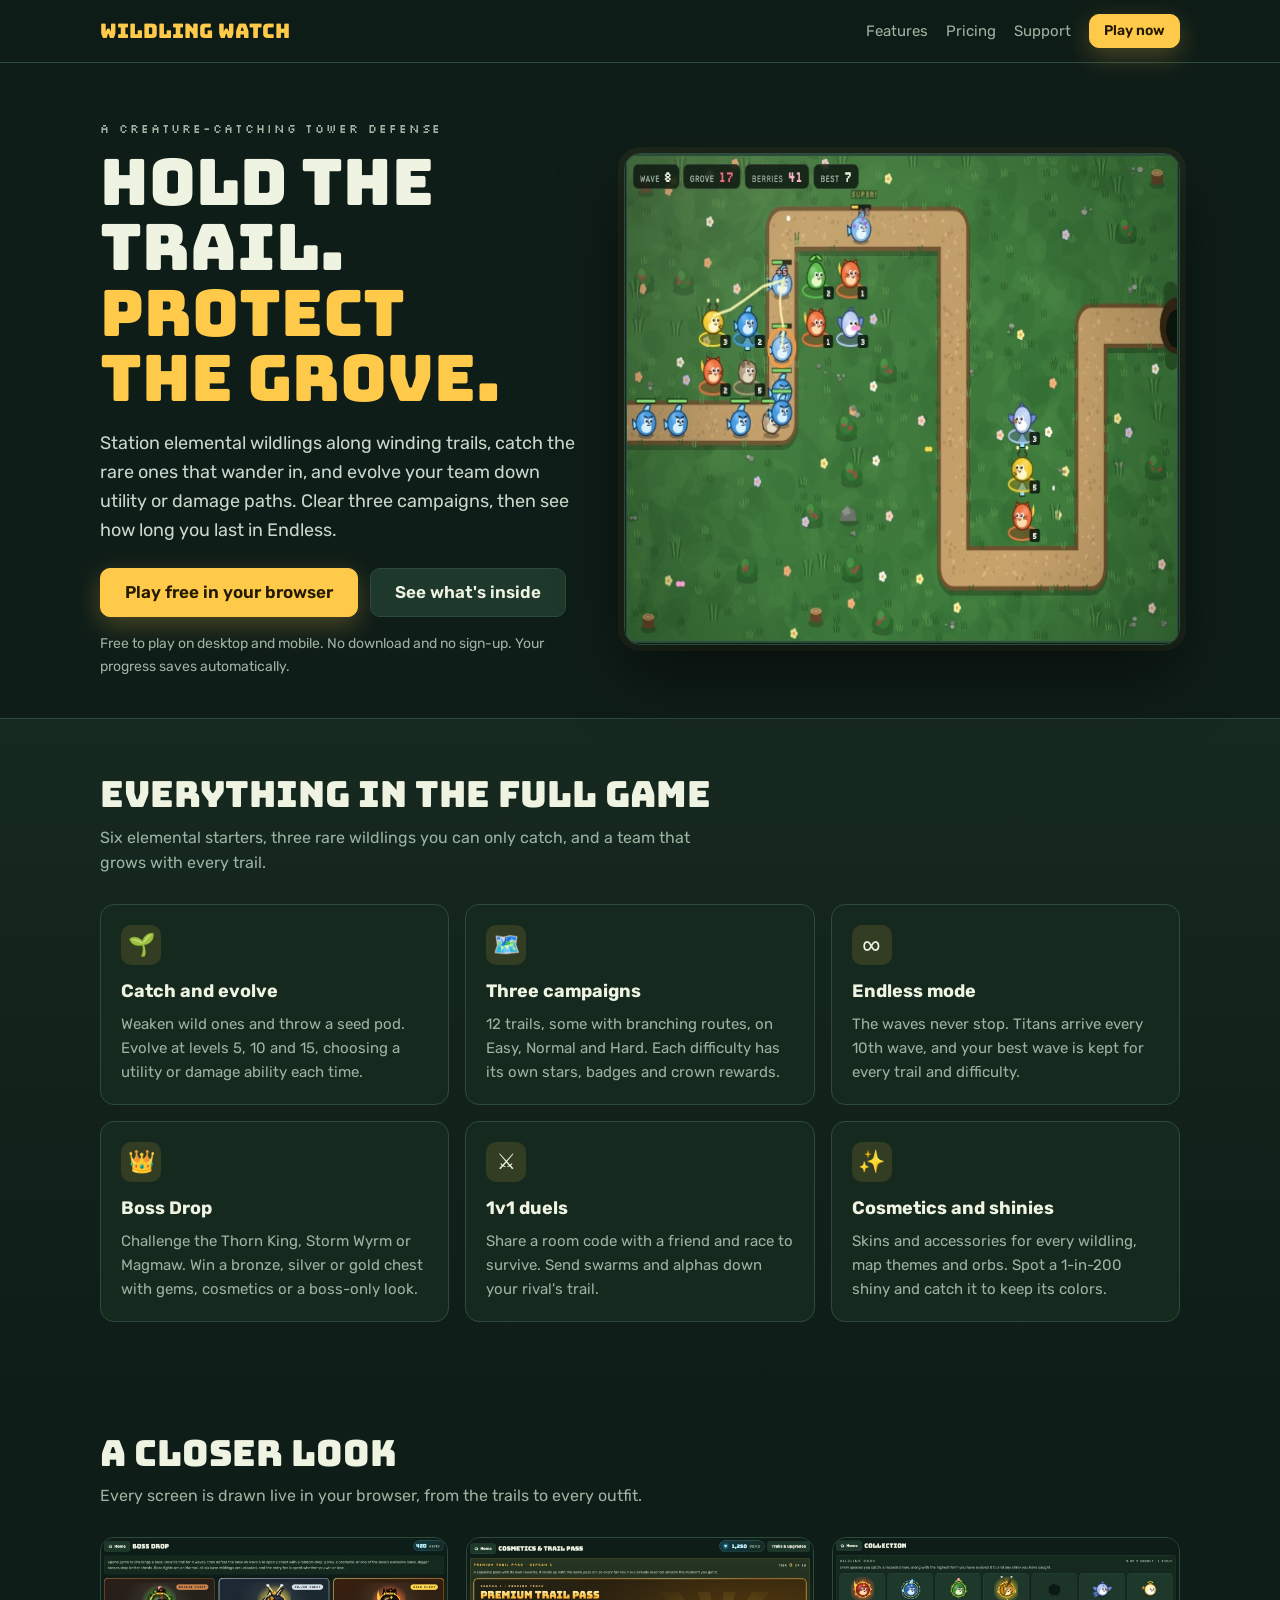
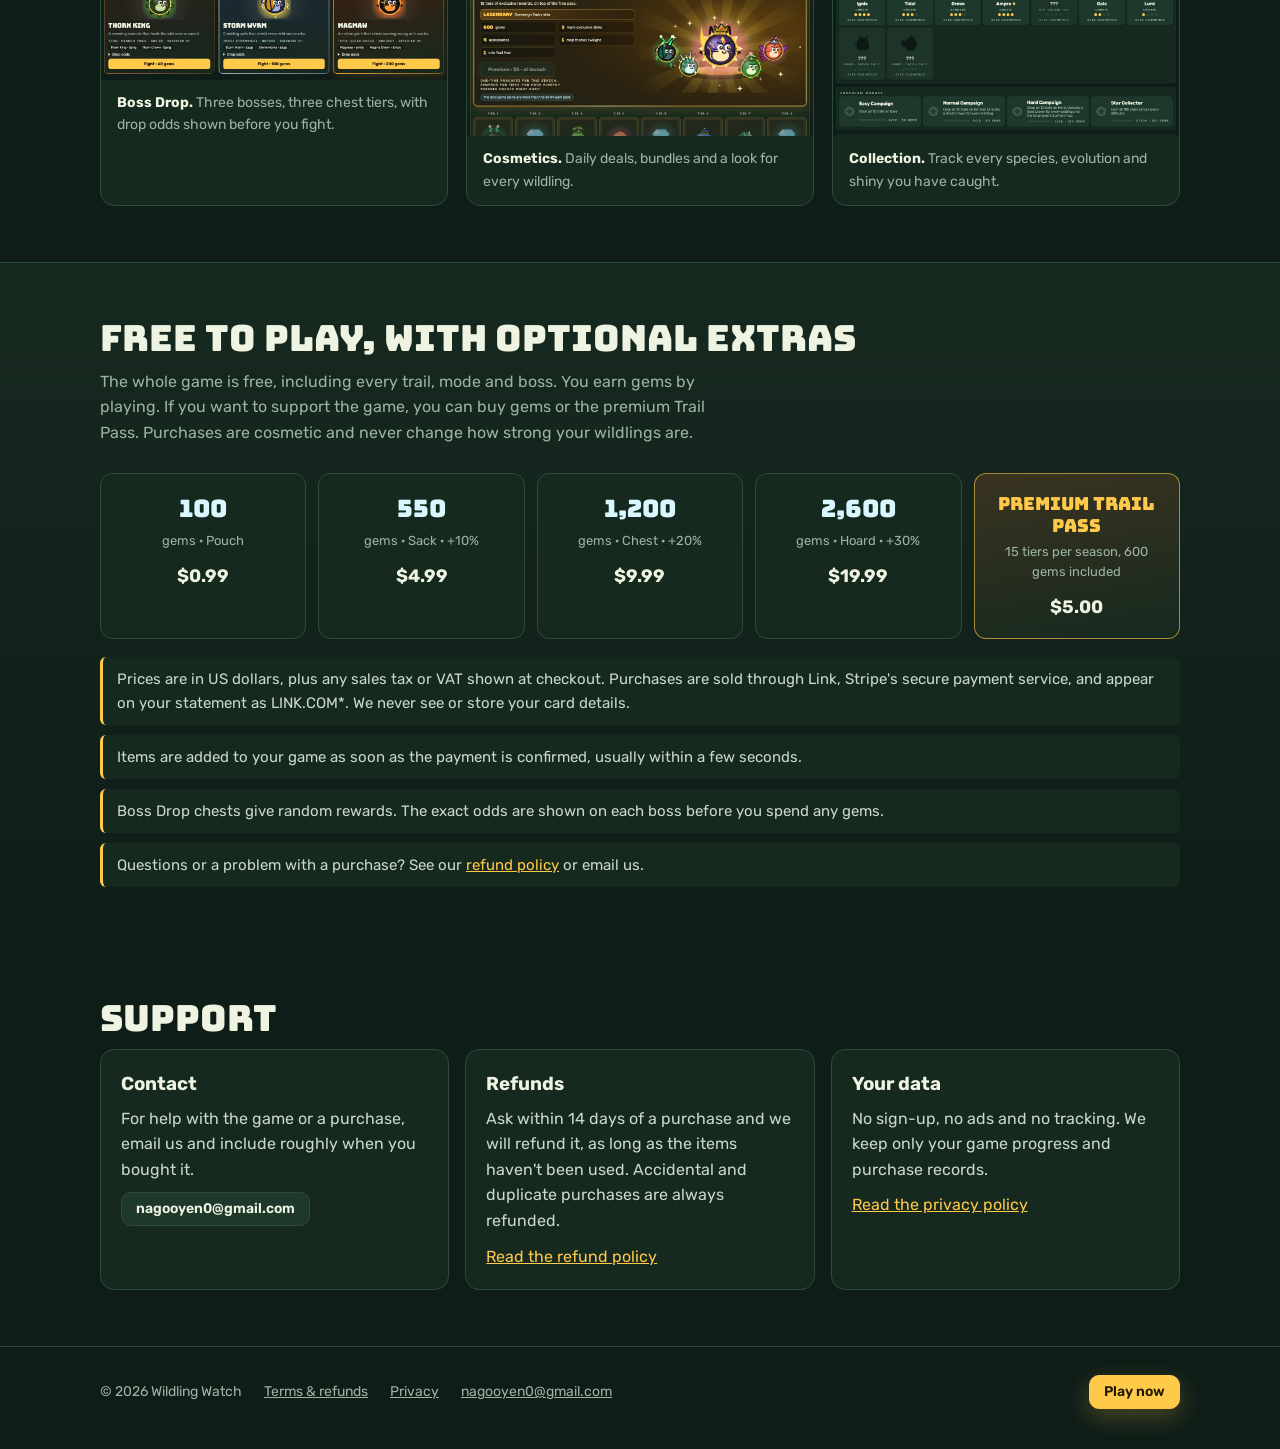
<file: index.html>
<!doctype html>
<html lang="en">
<head>
<meta charset="utf-8">
<meta name="viewport" content="width=device-width,initial-scale=1">
<title>Wildling Watch · Creature-catching tower defense</title>
<meta name="description" content="Wildling Watch is a free creature-catching tower defense game you play in your browser. Station elemental wildlings, catch rare ones, evolve your team and defend the Grove.">
<meta property="og:type" content="website">
<meta property="og:site_name" content="Wildling Watch">
<meta property="og:url" content="https://wildlingwatch.github.io/">
<meta property="og:title" content="Wildling Watch: a creature-catching tower defense">
<meta property="og:description" content="Station elemental wildlings, catch the rare ones and evolve your team. Free to play in your browser, no download.">
<meta property="og:image" content="https://wildlingwatch.github.io/assets/share.jpg">
<meta property="og:image:width" content="1200">
<meta property="og:image:height" content="630">
<meta property="og:image:alt" content="Wildling Watch logo over a trail defended by evolved fire, water, grass, electric and rock wildlings">
<meta name="twitter:card" content="summary_large_image">
<meta name="twitter:image" content="https://wildlingwatch.github.io/assets/share.jpg">
<link rel="preconnect" href="https://fonts.googleapis.com">
<link rel="preconnect" href="https://fonts.gstatic.com" crossorigin>
<link rel="stylesheet" href="https://fonts.googleapis.com/css2?family=Bungee&family=Rubik:wght@400;500;700&family=Silkscreen&display=swap">
<link rel="stylesheet" href="site.css">
</head>
<body>
<header class="nav">
  <div class="wrap">
    <a class="logo" href="./">Wildling Watch</a>
    <nav>
      <a class="hide-sm" href="#features">Features</a>
      <a class="hide-sm" href="#pricing">Pricing</a>
      <a class="hide-sm" href="#support">Support</a>
      <a class="btn primary sm" href="play/">Play now</a>
    </nav>
  </div>
</header>

<main>
  <div class="hero">
    <div class="wrap">
      <div>
        <p class="eyebrow">A creature-catching tower defense</p>
        <h1>Hold the trail. <em>Protect the Grove.</em></h1>
        <p class="lede">Station elemental wildlings along winding trails, catch the rare ones that wander in, and evolve your team down utility or damage paths. Clear three campaigns, then see how long you last in Endless.</p>
        <div class="cta">
          <a class="btn primary big" href="play/">Play free in your browser</a>
          <a class="btn big" href="#features">See what's inside</a>
        </div>
        <p class="fine">Free to play on desktop and mobile. No download and no sign-up. Your progress saves automatically.</p>
      </div>
      <div class="shot"><img src="assets/board.jpg" width="782" height="490" alt="A Wildling Watch trail with fire, water, grass and electric wildlings defending a winding dirt path"></div>
    </div>
  </div>

  <section id="features" class="alt">
    <div class="wrap">
      <h2>Everything in the full game</h2>
      <p class="sub">Six elemental starters, three rare wildlings you can only catch, and a team that grows with every trail.</p>
      <div class="grid">
        <div class="feat"><div class="ico">🌱</div><h3>Catch and evolve</h3><p>Weaken wild ones and throw a seed pod. Evolve at levels 5, 10 and 15, choosing a utility or damage ability each time.</p></div>
        <div class="feat"><div class="ico">🗺️</div><h3>Three campaigns</h3><p>12 trails, some with branching routes, on Easy, Normal and Hard. Each difficulty has its own stars, badges and crown rewards.</p></div>
        <div class="feat"><div class="ico">∞</div><h3>Endless mode</h3><p>The waves never stop. Titans arrive every 10th wave, and your best wave is kept for every trail and difficulty.</p></div>
        <div class="feat"><div class="ico">👑</div><h3>Boss Drop</h3><p>Challenge the Thorn King, Storm Wyrm or Magmaw. Win a bronze, silver or gold chest with gems, cosmetics or a boss-only look.</p></div>
        <div class="feat"><div class="ico">⚔️</div><h3>1v1 duels</h3><p>Share a room code with a friend and race to survive. Send swarms and alphas down your rival's trail.</p></div>
        <div class="feat"><div class="ico">✨</div><h3>Cosmetics and shinies</h3><p>Skins and accessories for every wildling, map themes and orbs. Spot a 1-in-200 shiny and catch it to keep its colors.</p></div>
      </div>
    </div>
  </section>

  <section>
    <div class="wrap">
      <h2>A closer look</h2>
      <p class="sub">Every screen is drawn live in your browser, from the trails to every outfit.</p>
      <div class="gallery">
        <figure><img src="assets/boss.jpg" width="1220" height="500" alt="The Boss Drop page with the Thorn King, Storm Wyrm and Magmaw" loading="lazy"><figcaption><b>Boss Drop.</b> Three bosses, three chest tiers, with drop odds shown before you fight.</figcaption></figure>
        <figure><img src="assets/shop.jpg" width="1220" height="700" alt="Today's deals and cosmetic bundles in the shop" loading="lazy"><figcaption><b>Cosmetics.</b> Daily deals, bundles and a look for every wildling.</figcaption></figure>
        <figure><img src="assets/book.jpg" width="1220" height="700" alt="The Collection page showing caught wildlings and their evolutions" loading="lazy"><figcaption><b>Collection.</b> Track every species, evolution and shiny you have caught.</figcaption></figure>
      </div>
    </div>
  </section>

  <section id="pricing" class="alt">
    <div class="wrap">
      <h2>Free to play, with optional extras</h2>
      <p class="sub">The whole game is free, including every trail, mode and boss. You earn gems by playing. If you want to support the game, you can buy gems or the premium Trail Pass. Purchases are cosmetic and never change how strong your wildlings are.</p>
      <div class="prices">
        <div class="price"><div class="n">100</div><div class="l">gems · Pouch</div><div class="p">$0.99</div></div>
        <div class="price"><div class="n">550</div><div class="l">gems · Sack · +10%</div><div class="p">$4.99</div></div>
        <div class="price"><div class="n">1,200</div><div class="l">gems · Chest · +20%</div><div class="p">$9.99</div></div>
        <div class="price"><div class="n">2,600</div><div class="l">gems · Hoard · +30%</div><div class="p">$19.99</div></div>
        <div class="price pass"><div class="n">Premium Trail Pass</div><div class="l">15 tiers per season, 600 gems included</div><div class="p">$5.00</div></div>
      </div>
      <ul class="notes">
        <li>Prices are in US dollars, plus any sales tax or VAT shown at checkout. Purchases are sold through Link, Stripe's secure payment service, and appear on your statement as LINK.COM*. We never see or store your card details.</li>
        <li>Items are added to your game as soon as the payment is confirmed, usually within a few seconds.</li>
        <li>Boss Drop chests give random rewards. The exact odds are shown on each boss before you spend any gems.</li>
        <li>Questions or a problem with a purchase? See our <a href="terms.html#refunds">refund policy</a> or email us.</li>
      </ul>
    </div>
  </section>

  <section id="support">
    <div class="wrap">
      <h2>Support</h2>
      <div class="support">
        <div class="card"><h3>Contact</h3><p>For help with the game or a purchase, email us and include roughly when you bought it.</p><a class="btn sm" href="mailto:nagooyen0@gmail.com">nagooyen0@gmail.com</a></div>
        <div class="card"><h3>Refunds</h3><p>Ask within 14 days of a purchase and we will refund it, as long as the items haven't been used. Accidental and duplicate purchases are always refunded.</p><a href="terms.html#refunds">Read the refund policy</a></div>
        <div class="card"><h3>Your data</h3><p>No sign-up, no ads and no tracking. We keep only your game progress and purchase records.</p><a href="privacy.html">Read the privacy policy</a></div>
      </div>
    </div>
  </section>
</main>

<footer>
  <div class="wrap">
    <span>© 2026 Wildling Watch</span>
    <a href="terms.html">Terms &amp; refunds</a>
    <a href="privacy.html">Privacy</a>
    <a href="mailto:nagooyen0@gmail.com">nagooyen0@gmail.com</a>
    <a class="btn primary sm sp" href="play/">Play now</a>
  </div>
</footer>
</body>
</html>
</file>
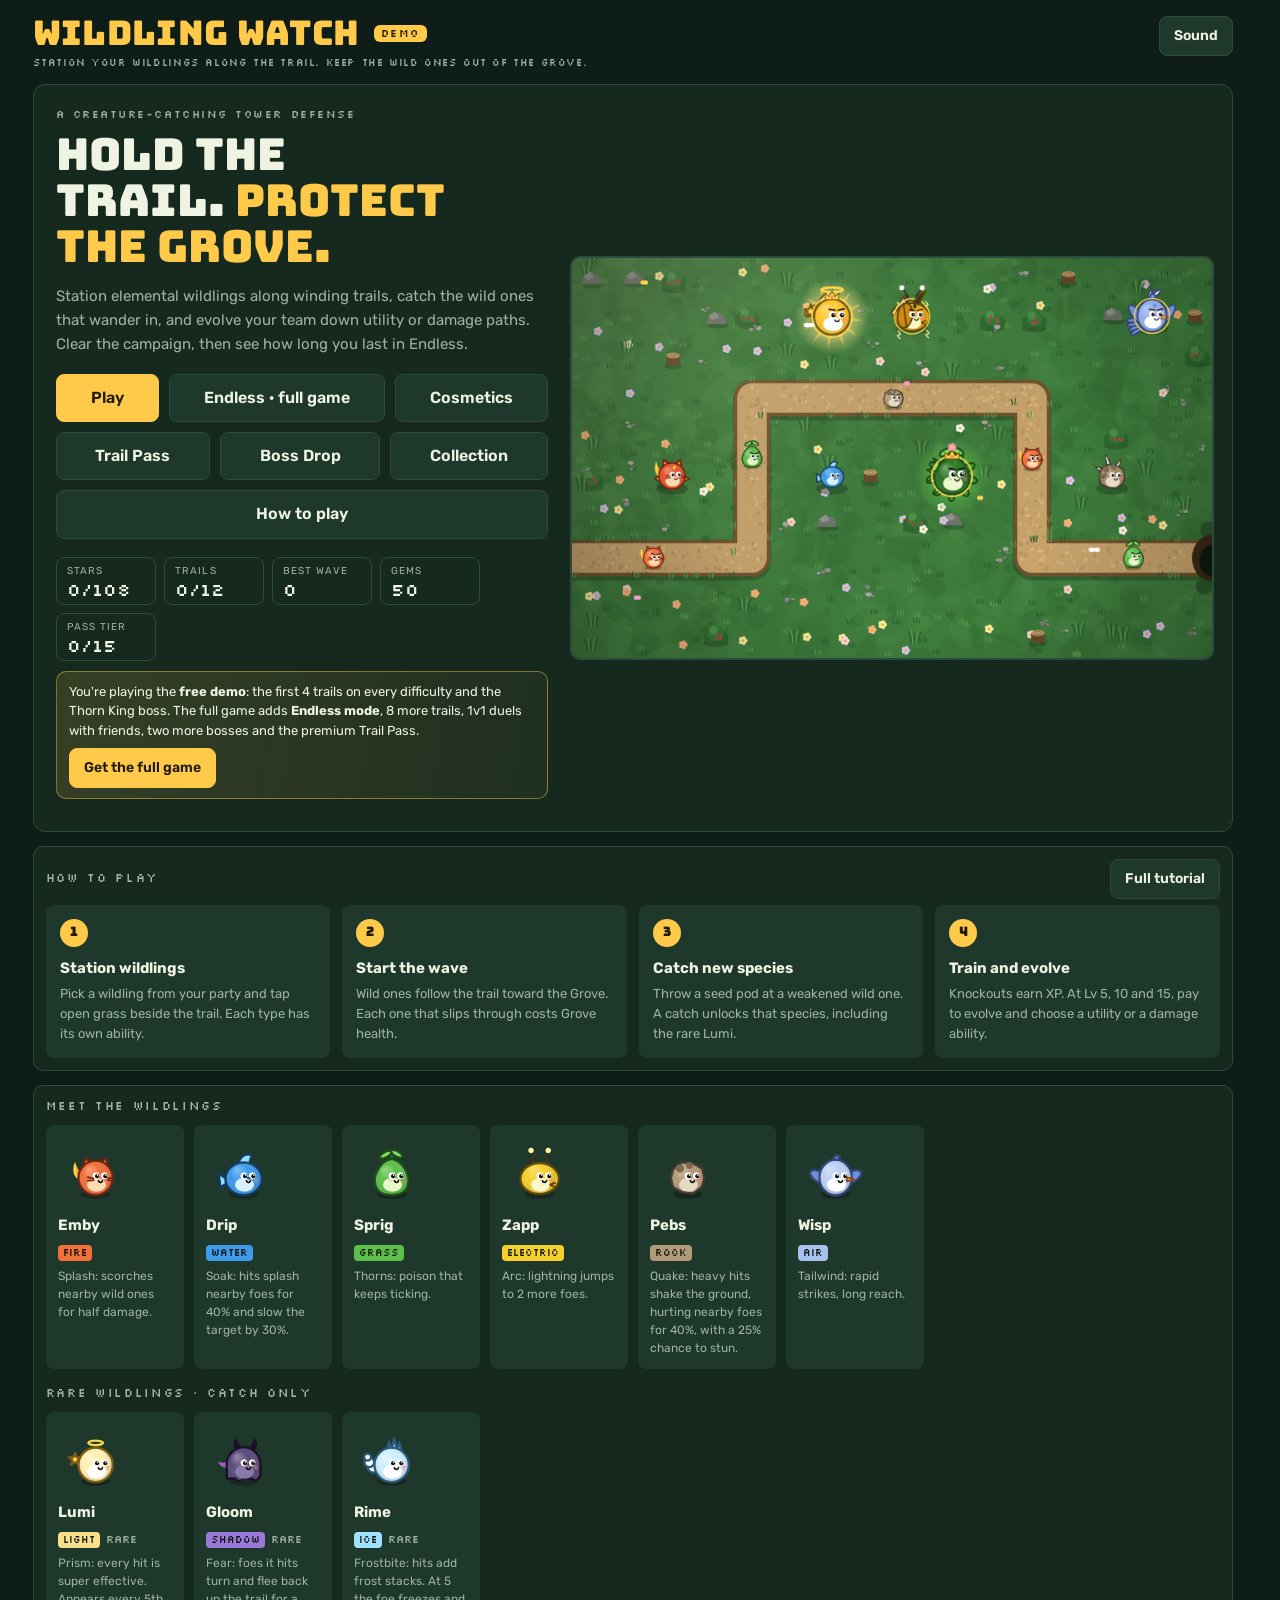
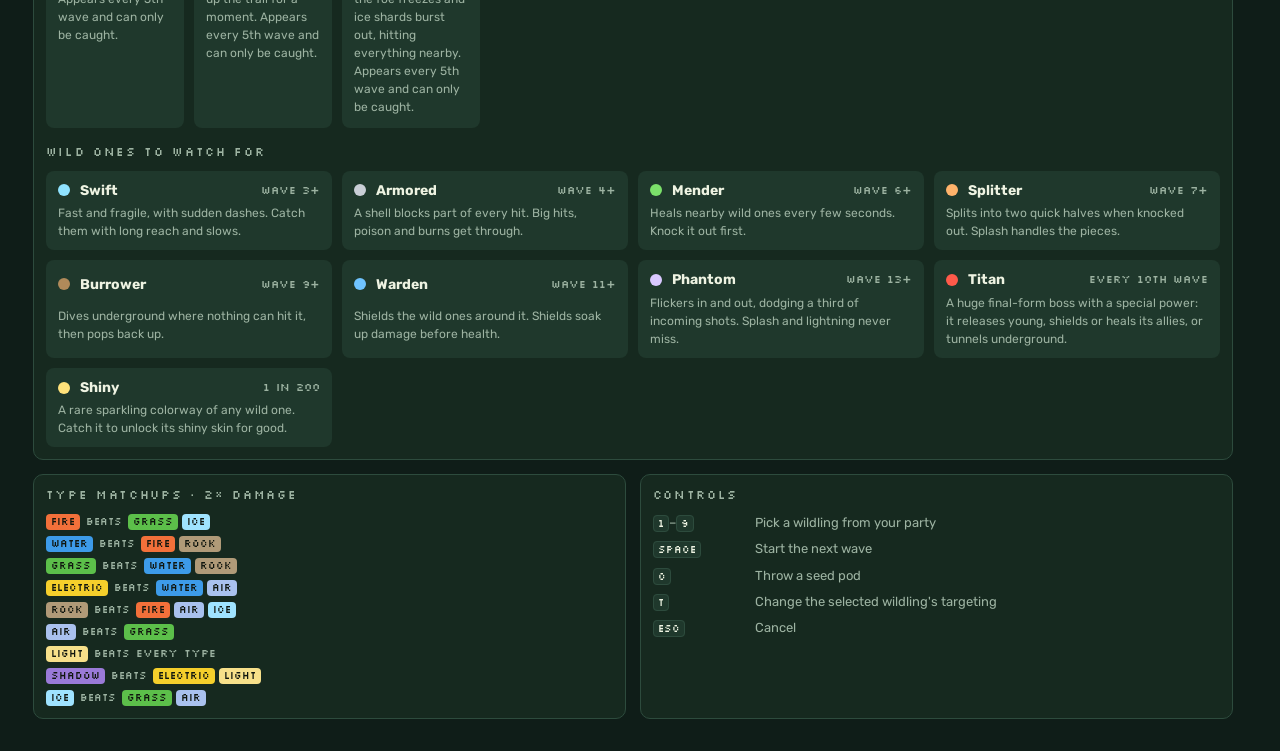
<file: demo/index.html>
<!doctype html>
<html lang="en">
<head>
<meta charset="utf-8">
<meta name="viewport" content="width=device-width,initial-scale=1,viewport-fit=cover">
<meta name="description" content="Free demo of Wildling Watch, a creature-catching tower defense.">
<style>:root{color-scheme:dark}body{margin:0;font:14px/1.4 system-ui,-apple-system,sans-serif}img{max-width:100%}[hidden]{display:none!important}</style>
<title>Wildling Watch Demo</title>
<link rel="preconnect" href="https://fonts.googleapis.com">
<link rel="preconnect" href="https://fonts.gstatic.com" crossorigin>
<link rel="stylesheet" href="https://fonts.googleapis.com/css2?family=Bungee&family=Rubik:wght@400;500;700&family=Silkscreen&display=swap">
<style>
/* Layout: meadow board on the left, party + stationed-wildling panel on the right; stacks on phones. Single committed night-forest look. */
:root{
  color-scheme:dark;
  --bg:#0f1d18; --panel:#16291f; --panel2:#1f382c; --line:#2d4b3d;
  --ink:#eef3e2; --muted:#9db3a2; --sun:#ffc94a; --berry:#ff6680;
  --fire:#f2703a; --water:#3d9be9; --grass:#5cbf4a; --electric:#f5cf2b; --rock:#b09a78; --air:#a9c1ee; --light:#f7e08a; --shadow:#9a7ad8; --ice:#9fe3ff;
  --f-display:"Bungee","Arial Black",system-ui,sans-serif;
  --f-body:"Rubik",system-ui,-apple-system,sans-serif;
  --f-data:"Silkscreen",ui-monospace,Menlo,monospace;
}
body{background:var(--bg);color:var(--ink);font-family:var(--f-body)}
.wrap > *, .menu > *, .home > *, .duel > *, .tutorial > *{min-width:0}
.ico{width:16px;height:16px;vertical-align:-3px;margin-right:6px;fill:none;stroke:currentColor;stroke-width:2.2;stroke-linecap:round;stroke-linejoin:round}
.tutorial{display:grid;gap:14px}
.row:has(> h2.mh) > .btn{flex:0 0 auto}
.tut-card{display:grid;grid-template-columns:minmax(0,1.1fr) minmax(0,1fr);gap:22px;align-items:center;background:var(--panel);border:1px solid var(--line);border-radius:12px;padding:22px}
@media (max-width:820px){.tut-card{grid-template-columns:minmax(0,1fr)}}
.tut-card canvas{display:block;width:100%;max-width:100%;height:auto;border-radius:10px;border:2px solid var(--line);background:#132219}
.tut-step{font-family:var(--f-data);font-size:11px;letter-spacing:.14em;text-transform:uppercase;color:var(--muted);margin:0 0 8px}
.tut-title{font-family:var(--f-display);font-weight:400;font-size:clamp(22px,3vw,30px);line-height:1.1;margin:0 0 12px;color:var(--sun);text-wrap:balance}
.tut-body{font-size:15px;line-height:1.6;color:var(--ink);max-width:56ch}
.tut-body p{margin:0 0 10px}
.tut-body ul{margin:0 0 10px;padding-left:20px;color:var(--muted)}
.tut-body li{margin:4px 0}
.tut-body li b{color:var(--ink)}
.tut-tip{background:var(--panel2);border-left:3px solid var(--sun);border-radius:6px;padding:8px 12px;font-size:13px;color:var(--muted);margin-top:4px}
.tut-nav{display:flex;flex-wrap:wrap;gap:10px;align-items:center;justify-content:space-between}
.tut-dots{display:flex;gap:6px;flex-wrap:wrap}
.tut-dots button{width:12px;height:12px;border-radius:50%;border:1px solid var(--line);background:var(--panel2);padding:0;cursor:pointer}
.tut-dots button.on{background:var(--sun);border-color:var(--sun)}
.tut-dots button:focus-visible{outline:2px solid var(--sun);outline-offset:2px}
body.in-tut .main, body.in-tut .stats, body.in-tut header .diffrow{display:none}
.wrap{max-width:1200px;margin:0 auto;padding-block:16px 32px;padding-left:max(16px,env(safe-area-inset-left,0px));padding-right:max(16px,env(safe-area-inset-right,0px));display:grid;gap:14px}
header{display:grid;grid-template-columns:minmax(0,1fr) auto;grid-template-areas:"title tools";align-items:start;gap:12px 16px}
header > div:first-child{grid-area:title;min-width:0}
h1{font-family:var(--f-display);font-weight:400;font-size:clamp(24px,3.6vw,34px);margin:0;color:var(--sun);letter-spacing:.01em;line-height:1}
.tag{color:var(--muted);font-size:13px;margin:6px 0 0}
.stats{display:flex;gap:8px;flex-wrap:wrap}
.board .stats{position:absolute;left:8px;top:8px;right:8px;gap:6px;pointer-events:none;z-index:2}
.board .stat{display:flex;align-items:baseline;gap:6px;min-width:0;padding:4px 9px;border-radius:7px;background:rgba(10,20,14,.8);border-color:rgba(255,255,255,.12);backdrop-filter:blur(2px)}
.board .stat b{font-size:15px}
.board .stat span{font-size:9px}
@media (max-width:520px){.board .stats{left:4px;top:4px;gap:4px}.board .stat{padding:2px 6px;gap:4px}.board .stat b{font-size:12px}.board .stat span{font-size:8px;letter-spacing:.06em}}
.stat{background:var(--panel);border:1px solid var(--line);border-radius:8px;padding:6px 10px;display:grid;gap:2px;min-width:78px}
.stat b{font-family:var(--f-data);font-weight:400;font-size:18px;font-variant-numeric:tabular-nums;line-height:1}
.stat span{font-size:10px;letter-spacing:.12em;text-transform:uppercase;color:var(--muted)}
.stat.lives b{color:var(--berry)} .stat.berries b{color:#ffb3c0}
.main{display:grid;grid-template-columns:minmax(0,1fr) 310px;gap:14px;align-items:start}
@media (max-width:920px){.main{grid-template-columns:minmax(0,1fr)}}
.board{position:relative;border-radius:10px;overflow:hidden;border:2px solid var(--line);background:#3e7b3c}
#game{display:block;width:100%;height:auto;touch-action:manipulation;cursor:pointer;user-select:none;-webkit-user-select:none}
.hint{position:absolute;left:10px;right:10px;bottom:52px;margin:0 auto;max-width:440px;background:rgba(12,24,18,.88);border:1px solid var(--line);border-radius:8px;padding:8px 12px;font-size:13px;text-align:center;pointer-events:none}
.toast{position:absolute;left:50%;bottom:12px;transform:translateX(-50%);background:var(--sun);color:#221a00;font-weight:700;border-radius:999px;padding:6px 14px;font-size:13px;white-space:nowrap;max-width:calc(100% - 20px);overflow:hidden;text-overflow:ellipsis;pointer-events:none}
.overlay{position:absolute;inset:0;display:grid;place-items:center;background:rgba(8,16,12,.78);text-align:center;padding:16px}
.overlay h2{font-family:var(--f-display);font-weight:400;color:var(--berry);font-size:clamp(22px,4vw,34px);margin:0 0 8px}
.overlay p{margin:0 0 14px;color:var(--muted)}
.controls{display:flex;gap:8px;flex-wrap:wrap;align-items:center;margin-top:10px}
.next{font-size:13px;color:var(--muted);flex:1 1 220px;min-width:0}
.next b{color:var(--ink);font-weight:500}
.btn{font:inherit;font-weight:600;font-size:14px;background:var(--panel2);color:var(--ink);border:1px solid var(--line);border-radius:8px;padding:9px 14px;cursor:pointer}
.btn:hover:not([disabled]){border-color:var(--muted)}
.btn.primary{background:var(--sun);color:#221a00;border-color:var(--sun)}
.btn.on{background:var(--berry);border-color:var(--berry);color:#fff}
.btn[disabled]{opacity:.45;cursor:not-allowed}
.btn:focus-visible,.mon:focus-visible{outline:2px solid var(--sun);outline-offset:2px}
label.auto{display:flex;gap:6px;align-items:center;font-size:13px;color:var(--muted);cursor:pointer}
aside{display:grid;gap:12px;min-width:0;align-content:start}
@media (min-width:921px){
  aside{contain:size;align-self:stretch;overflow-y:auto;overscroll-behavior:contain;padding-right:4px;scrollbar-width:thin}
}
@media (max-width:920px){ .main > section{order:1} #towerCard{order:2} aside{order:3} }
.card{background:var(--panel);border:1px solid var(--line);border-radius:10px;padding:12px}
.card h2{font-family:var(--f-data);font-weight:400;font-size:12px;letter-spacing:.14em;text-transform:uppercase;color:var(--muted);margin:0 0 10px}
.party{display:grid;grid-template-columns:1fr 1fr;gap:8px}
@media (max-width:920px) and (min-width:560px){.party{grid-template-columns:repeat(3,1fr)}}
.mon{font:inherit;display:grid;grid-template-columns:44px minmax(0,1fr);gap:8px;align-items:center;text-align:left;background:var(--panel2);border:2px solid transparent;border-radius:8px;padding:6px;color:var(--ink);cursor:pointer}
.mon canvas{width:44px;height:44px}
.mon.sel{border-color:var(--sun)}
.mon.locked{cursor:not-allowed}
.mon.locked .nm{color:var(--muted)}
.mon.poor .cost{color:var(--berry)}
.nm{font-weight:700;font-size:13px;white-space:nowrap;overflow:hidden;text-overflow:ellipsis}
.sub{display:flex;gap:6px;align-items:center;margin-top:3px;flex-wrap:wrap}
.cost,.meta{font-family:var(--f-data);font-size:11px;color:var(--muted)}
.free{color:var(--sun)}
.chip{display:inline-block;font-family:var(--f-data);font-size:10px;line-height:1;padding:3px 5px;border-radius:4px;color:#10160f;text-transform:uppercase}
#towerCard{grid-column:1/-1}
#towerPanel.wide .tp-head canvas{width:44px;height:44px}
#towerCard{padding:10px 14px}
#towerCard > h2{margin-bottom:6px}
#towerPanel.wide{gap:8px 18px}
#towerPanel.wide .tp-col{gap:4px}
#towerPanel.wide .bar{height:6px;margin:2px 0 0}
#towerPanel.wide #xpText{white-space:nowrap;overflow:hidden;text-overflow:ellipsis}
#towerPanel.wide .kv{font-size:12px}
#towerPanel.wide .tp-ability,#towerPanel.wide .learned{font-size:12px;line-height:1.4}
#towerPanel.wide .btn{padding:6px 10px;font-size:13px}
#towerPanel.wide .seg button{padding:5px 6px;font-size:12px}
#towerPanel.wide p.empty{margin:0;align-self:center;text-align:center;padding:8px 0}
html{scrollbar-gutter:stable}
@media (min-width:921px){ #towerCard{min-height:156px;display:grid;grid-template-rows:auto 1fr} #towerPanel.wide{align-content:start} #towerPanel.wide:has(> p.empty){align-content:center} }
body.in-game .controls{margin-top:8px}
#towerPanel.wide .tp-name{font-size:15px}
#towerPanel.wide .kv{gap:3px 12px}
body.in-game .tag{display:none}
body.in-game h1{font-size:24px}
body.in-game header > div:first-child{display:flex;flex-wrap:wrap;align-items:center;gap:8px 18px}
body.in-game header .diffrow{margin-top:0}
body.in-game #diffNote, body.in-game header .diffrow > .lbl:not(#modeLbl){display:none}
body.in-game h1{font-size:22px}
body.in-game .wrap{padding-block:10px 24px}
@media (min-width:921px){
  body.in-game .main > section{justify-self:center;width:min(100%, max(400px, calc((100vh - 372px) * 1.6)))}
}
#towerPanel.wide{display:grid;grid-template-columns:repeat(auto-fit,minmax(190px,1fr));gap:12px 20px;align-items:start}
#towerPanel.wide > p.empty{grid-column:1/-1}
.tp-col{min-width:0;display:grid;gap:6px;align-content:start}
.tp-col .kv{margin:0}
.tp-col .learned{margin:0}
.tp-col .tgt-lbl{margin:0}
.tp-col #tgtDesc{margin:0}
.tp-col .row{margin-top:4px}
.tp-col .bar{margin:4px 0 0}
.tp-ability{font-size:13px;line-height:1.5}
#towerPanel.wide .evo-pick{grid-column:1/-1;grid-template-columns:repeat(auto-fit,minmax(220px,1fr));margin:0}
#towerPanel.wide .evo-pick > .meta{grid-column:1/-1}
.tp-head{display:flex;gap:10px;align-items:center}
.tp-head canvas{width:64px;height:64px;background:var(--panel2);border-radius:8px;flex:none}
.tp-name{font-family:var(--f-display);font-weight:400;font-size:18px;line-height:1.1}
.bar{height:8px;background:var(--panel2);border-radius:99px;overflow:hidden;margin:10px 0 4px}
.bar i{display:block;height:100%;background:var(--sun);width:0}
.kv{display:grid;grid-template-columns:auto 1fr;gap:4px 12px;margin:10px 0;font-size:13px}
.kv dt{color:var(--muted)} .kv dd{margin:0;font-variant-numeric:tabular-nums}
.row{display:flex;gap:8px;flex-wrap:wrap}
.row .btn{flex:1 1 auto}
.empty{color:var(--muted);font-size:13px;margin:0;line-height:1.5}
.chart{display:grid;gap:6px;font-size:12px}
.chart div{display:flex;gap:4px;align-items:center;flex-wrap:wrap}
.chart .arrow{color:var(--muted);font-family:var(--f-data);font-size:10px;margin:0 2px}
.help{font-size:13px;color:var(--muted);line-height:1.55;margin:0;padding-left:18px}
.help b{color:var(--ink);font-weight:500}
kbd{font-family:var(--f-data);font-size:10px;background:var(--panel2);border:1px solid var(--line);border-radius:4px;padding:1px 4px;color:var(--ink)}
.seg{display:inline-flex;flex-wrap:wrap;gap:2px;padding:2px;background:var(--panel2);border:1px solid var(--line);border-radius:8px}
.seg button{font:inherit;font-size:12px;font-weight:600;background:transparent;color:var(--muted);border:0;border-radius:6px;padding:6px 10px;cursor:pointer}
.seg button:hover{color:var(--ink)}
.seg button.on{background:var(--sun);color:#221a00}
.seg button[data-k="easy"].on{background:var(--grass);color:#0e1f0b}
.seg button[data-k="hard"].on{background:var(--berry);color:#fff}
.seg button[data-cd="easy"].on{background:var(--grass);color:#0e1f0b}
.seg button[data-cd="hard"].on{background:var(--berry);color:#fff}
.seg button:focus-visible{outline:2px solid var(--sun);outline-offset:1px}
.seg.full{display:flex;width:100%}
.seg.full button{flex:1 1 auto;padding:6px 4px}
.diffrow{display:flex;gap:8px;align-items:center;flex-wrap:wrap;margin-top:10px}
.diffrow .lbl{font-family:var(--f-data);font-size:11px;letter-spacing:.12em;text-transform:uppercase;color:var(--muted)}
.tgt-lbl{margin:0 0 6px}
#tgtDesc{margin:6px 0 10px}
.party{position:relative}
.monwrap{position:relative;min-width:0;display:grid}
.mon{padding-right:24px}
.info{position:absolute;top:5px;right:5px;width:18px;height:18px;padding:0;border-radius:50%;border:1px solid var(--muted);background:var(--panel);color:var(--ink);font:italic 700 11px/1 Georgia,"Times New Roman",serif;display:grid;place-items:center;cursor:pointer}
.info:hover,.info[aria-expanded="true"]{background:var(--sun);border-color:var(--sun);color:#221a00}
.info:focus-visible{outline:2px solid var(--sun);outline-offset:1px}
.mon .cost{font-size:13px;color:var(--ink)}
.mon .cost.free{color:var(--sun)}
.tip{position:absolute;left:0;right:0;z-index:5;background:#0b1611;border:1px solid var(--sun);border-radius:8px;padding:10px 12px;font-size:13px;line-height:1.45;box-shadow:0 10px 24px rgba(0,0,0,.5)}
.tip .tn{font-weight:700;font-size:14px}
.tip .evo{color:var(--muted);font-size:12px}
.tip p{margin:6px 0}
.tip b.util,.evo-opt .tagx.util{color:#8fe3ff}
.tip b.dmg,.evo-opt .tagx.dmg{color:#ff9a7a}
.evo-pick{display:grid;gap:6px;margin:0 0 10px}
.evo-opt{font:inherit;font-size:13px;text-align:left;display:grid;gap:2px;background:var(--panel2);color:var(--ink);border:1px solid var(--line);border-radius:8px;padding:8px 10px;cursor:pointer}
.evo-opt:hover:not([disabled]){border-color:var(--sun)}
.evo-opt:focus-visible{outline:2px solid var(--sun);outline-offset:2px}
.evo-opt[disabled]{opacity:.5;cursor:not-allowed}
.evo-opt .tagx{font-family:var(--f-data);font-size:10px;text-transform:uppercase;letter-spacing:.08em}
.evo-opt span:last-child{color:var(--muted)}
.learned{margin:0 0 10px;padding-left:18px;font-size:12px;color:var(--muted);line-height:1.5}
.learned b{color:var(--ink);font-weight:500}
.monwrap.rare{grid-column:1/-1}
.monwrap.rare .mon{border-color:rgba(247,224,138,.45);background:linear-gradient(100deg,var(--panel2),#3a3a22)}
.monwrap.rare .mon.sel{border-color:var(--sun)}
.tip .stages{display:grid;gap:5px;margin:8px 0}
.menu{display:grid;gap:14px}
/* ---- shop page: premium showcase + gem store ---- */
.gembal{display:inline-flex;align-items:center;gap:8px;background:linear-gradient(120deg,#123b46,#16291f);border:1px solid rgba(127,224,255,.45);border-radius:999px;padding:6px 14px 6px 8px;font-family:var(--f-data);font-size:13px;color:var(--muted)}
.gembal canvas{width:26px;height:26px}
.gembal b{font-family:var(--f-display);font-weight:400;font-size:18px;color:#bff1ff}
.shop-actions{display:flex;flex-wrap:wrap;gap:10px;align-items:center}
.phero{position:relative;display:grid;grid-template-columns:minmax(0,1fr) minmax(0,1.05fr);gap:6px 18px;align-items:center;margin:12px 0 6px;padding:18px 18px 18px 22px;border-radius:14px;overflow:hidden;
  background:radial-gradient(120% 140% at 85% 40%,#5a3d0e 0%,#2b2210 45%,#16201a 100%) padding-box,linear-gradient(120deg,#ffd84a,#ff9a1f 30%,#fff3a0 50%,#ff9a1f 70%,#ffd84a) border-box;border:2px solid transparent;box-shadow:0 14px 40px rgba(255,170,40,.16)}
.ph-eyebrow{font-family:var(--f-data);font-size:11px;letter-spacing:.18em;text-transform:uppercase;color:#ffd98a}
.ph-title{font-family:var(--f-display);font-weight:400;font-size:clamp(24px,3.2vw,36px);line-height:1.02;margin:6px 0 4px;background:linear-gradient(180deg,#fff6c8,#ffc94a 55%,#ff9a1f);-webkit-background-clip:text;background-clip:text;color:transparent}
.ph-sub{font-size:14px;color:#e8dcc0;margin:0 0 12px}
.ph-list{list-style:none;margin:0 0 16px;padding:0;display:grid;grid-template-columns:repeat(2,minmax(0,1fr));gap:8px}
.ph-list li{display:flex;gap:8px;align-items:center;background:rgba(0,0,0,.25);border:1px solid rgba(255,201,74,.22);border-radius:8px;padding:7px 10px;font-size:13px;color:var(--ink);min-width:0}
.ph-list li b{font-family:var(--f-display);font-weight:400;font-size:16px;color:var(--sun)}
.ph-list li.lg{grid-column:1/-1;background:linear-gradient(100deg,rgba(255,154,31,.28),rgba(0,0,0,.2));border-color:rgba(255,216,74,.6)}
.ph-cta{display:flex;flex-wrap:wrap;gap:8px 14px;align-items:center}
.ph-cta .btn{font-size:17px;padding:13px 26px;position:relative;overflow:hidden;box-shadow:0 6px 22px rgba(255,190,60,.35)}
.ph-cta .btn.primary::after{content:"";position:absolute;inset:0;background:linear-gradient(100deg,transparent 30%,rgba(255,255,255,.55) 50%,transparent 70%);transform:translateX(-120%);animation:shine 3.2s ease-in-out infinite}
.ph-cta .meta{font-size:12px;color:#d9cba8;max-width:34ch}
.ph-value{display:inline-block;margin-top:10px;font-size:12px;color:#bff1ff;background:rgba(127,224,255,.1);border:1px solid rgba(127,224,255,.3);border-radius:999px;padding:4px 10px}
#passHero{display:block;width:100%;height:auto;aspect-ratio:16/10}
.phero.owned{grid-template-columns:1fr;padding:14px 18px}
.phero.owned .ph-title{font-size:22px}
@keyframes shine{0%,55%{transform:translateX(-120%)}85%,100%{transform:translateX(120%)}}
.gemstore{position:relative;background:radial-gradient(120% 160% at 0% 0%,#123b46 0%,var(--panel2) 60%);border:1px solid rgba(127,224,255,.35);border-radius:12px;padding:14px;margin:0 0 16px}
.gs-head b{font-family:var(--f-display);font-weight:400;font-size:18px;color:#bff1ff}
.packs{grid-template-columns:repeat(auto-fill,minmax(160px,1fr));gap:12px}
.pack{position:relative;background:linear-gradient(170deg,#1c3a44,#14261f);border:1px solid rgba(127,224,255,.25);border-radius:10px;padding:12px;gap:4px;text-align:center;transition:transform .15s ease,box-shadow .15s ease}
.pack:hover{transform:translateY(-3px);box-shadow:0 10px 24px rgba(127,224,255,.15)}
.pack canvas{display:block;width:100%;max-width:150px;height:auto;margin:4px auto 0}
.pack .pg{font-size:12px}
.pack .pg b{display:block;font-family:var(--f-display);font-size:26px;color:#d8f7ff;line-height:1}
.pack .pn{font-family:var(--f-data);font-size:11px;letter-spacing:.14em;text-transform:uppercase;color:var(--muted)}
.pack .bonus{justify-self:center;font-size:11px;font-weight:700;color:#0f2a12;background:#7be08a;border-radius:999px;padding:2px 9px}
.pack .btn{margin-top:6px}
.pack .badge{position:absolute;top:-9px;left:50%;transform:translateX(-50%);white-space:nowrap;font-family:var(--f-data);font-size:10px;letter-spacing:.12em;text-transform:uppercase;padding:3px 9px;border-radius:999px;background:var(--sun);color:#221a00}
.pack.pop{border-color:var(--sun);box-shadow:0 0 0 1px var(--sun) inset}
.pack.best{border-color:#7fe0ff;box-shadow:0 0 0 1px #7fe0ff inset,0 0 26px rgba(127,224,255,.2)}
.pack.best .badge{background:#7fe0ff;color:#06222a}
@media (max-width:720px){ .phero{grid-template-columns:1fr} #passHero{order:-1;max-width:420px;margin:0 auto} .ph-list{grid-template-columns:1fr} }
@media (prefers-reduced-motion: reduce){ .ph-cta .btn.primary::after{animation:none} .pack{transition:none} .pack:hover{transform:none} }
/* ---- live systems ---- */
.qbar{grid-column:1/-1;height:6px;background:var(--line);border-radius:3px;overflow:hidden;min-width:0}
.qbar i{display:block;height:100%;background:var(--grass);border-radius:3px}
.ach.done .qbar i,.ach.cl .qbar i{background:var(--sun)}
.wbox{display:grid;gap:8px}
.badge-n{display:inline-grid;place-items:center;min-width:20px;height:20px;border-radius:10px;background:var(--berry);color:#fff;font-size:12px;margin-left:8px;padding:0 6px;font-family:var(--f-data)}
.dex{display:grid;grid-template-columns:repeat(auto-fill,minmax(150px,1fr));gap:10px}
.dcard{background:var(--panel2);border:1px solid var(--line);border-radius:10px;padding:10px;display:grid;gap:4px;justify-items:center;text-align:center;min-width:0}
.dcard canvas{width:84px;height:84px}
.dcard .un{font-weight:700}
.dcard.unk{opacity:.75}
.stg{display:flex;gap:5px;margin:2px 0}
.stg i{width:10px;height:10px;border-radius:50%;background:var(--line)}
.stg i.on{background:var(--sun)}
.achs{display:grid;grid-template-columns:repeat(auto-fill,minmax(270px,1fr));gap:10px}
.ach{display:grid;grid-template-columns:44px minmax(0,1fr);gap:2px 12px;align-items:center;background:var(--panel2);border:1px solid var(--line);border-radius:10px;padding:10px 12px;min-width:0}
.ach .medal{grid-row:1/4;width:44px;height:44px}
.ach .an{font-weight:700}
.ach .ud{font-size:12px;color:var(--muted)}
.ach .arow{display:grid;grid-template-columns:minmax(0,1fr) auto;gap:8px;align-items:center;margin-top:4px}
.ach .arow .qbar{grid-column:auto}
.ach .btn{padding:5px 10px;font-size:13px}
.ach.done{border-color:var(--sun);box-shadow:0 0 18px rgba(255,201,74,.15)}
.deals{display:grid;grid-template-columns:repeat(auto-fill,minmax(160px,1fr));gap:10px}
.deal{position:relative}
.deal .off{position:absolute;top:10px;right:10px;z-index:1;background:var(--berry);color:#fff;font-family:var(--f-data);font-size:11px;border-radius:999px;padding:2px 8px}
.deal s,.bundle s{color:var(--muted)}
.subh{font-family:var(--f-data);font-weight:400;font-size:12px;letter-spacing:.14em;text-transform:uppercase;color:var(--muted);margin:18px 0 6px}
.bundles{display:grid;grid-template-columns:repeat(auto-fill,minmax(280px,1fr));gap:12px}
.bundle{background:linear-gradient(160deg,#2c2444,var(--panel2));border:1px solid rgba(192,139,255,.45);border-radius:12px;padding:12px;display:grid;gap:6px;align-content:start;min-width:0}
.bundle canvas{display:block;width:100%;height:auto;border-radius:8px;background:#132219}
.bundle .ud{font-size:13px;color:var(--muted);line-height:1.45}
.bundle .ud b{font-size:15px}
.bundle .bn{font-family:var(--f-display);font-weight:400;font-size:18px;color:#e4cfff}
.bitems{margin:0;padding:0;list-style:none;display:flex;flex-wrap:wrap;gap:4px}
.bitems li{font-size:11px;background:rgba(0,0,0,.25);border-radius:999px;padding:2px 8px}
.bitems li.own{opacity:.5;text-decoration:line-through}
.nseason{margin-top:16px;border:1px dashed rgba(127,224,255,.45);border-radius:12px;padding:12px;background:linear-gradient(120deg,rgba(127,224,255,.08),transparent)}
.ns-head{display:flex;flex-wrap:wrap;justify-content:space-between;gap:6px;margin-bottom:10px}
.ns-head b{color:#bff1ff}
.ns-row{display:grid;grid-template-columns:repeat(auto-fill,minmax(110px,1fr));gap:8px}
.ns-it{display:grid;gap:4px;font-size:12px;text-align:center;min-width:0}
.ns-it canvas{width:100%;height:auto;border-radius:8px;background:#132219}
.bosses{display:grid;grid-template-columns:repeat(auto-fit,minmax(280px,1fr));gap:14px}
.bcard{border-radius:14px;padding:14px;display:grid;gap:8px;align-content:start;min-width:0;border:2px solid transparent;background:linear-gradient(170deg,#2a1e18,var(--panel)) padding-box,linear-gradient(140deg,#c8834a,#5a3418) border-box}
.bcard.t1{background:linear-gradient(170deg,#1e2836,var(--panel)) padding-box,linear-gradient(140deg,#e6eef8,#5a6a7e) border-box}
.bcard.t2{background:linear-gradient(170deg,#3a1e0e,var(--panel)) padding-box,linear-gradient(140deg,#fff3a0,#ff9a1f 50%,#8a5a0a) border-box;box-shadow:0 10px 30px rgba(255,150,40,.14)}
.bc-top{position:relative;display:grid;place-items:center;background:radial-gradient(circle at 50% 55%,rgba(255,255,255,.12),transparent 65%);border-radius:10px;padding:6px}
.bc-top canvas{width:120px;height:120px}
.chip-chest{position:absolute;top:6px;right:6px;font-family:var(--f-data);font-size:10px;letter-spacing:.1em;text-transform:uppercase;border-radius:999px;padding:3px 9px;background:var(--cc);color:#1a1206}
.bcard .bn{font-family:var(--f-display);font-weight:400;font-size:22px;line-height:1.05}
.bcard .ud{font-size:13px;color:var(--muted);line-height:1.45}
.odds summary{cursor:pointer;font-size:13px;color:var(--ink)}
.odds dl{display:grid;grid-template-columns:1fr auto;gap:3px 12px;margin:8px 0;font-size:13px}
.odds dd{margin:0;font-family:var(--f-data)}
.odds p{margin:0;font-size:12px}
#chestCv{display:block;width:min(360px,100%);height:auto;margin:4px auto}
.camp-diff button{display:inline-flex;gap:6px;align-items:baseline}
.cd-st{font-family:var(--f-data);font-size:10px;opacity:.85}
.demo-tag{display:inline-block;vertical-align:middle;font-family:var(--f-data);font-size:11px;letter-spacing:.14em;color:#221a00;background:var(--sun);border-radius:6px;padding:3px 7px;margin-left:6px;transform:translateY(-3px)}
.demo-note{display:flex;flex-wrap:wrap;gap:8px 14px;align-items:center;justify-content:space-between;background:linear-gradient(100deg,rgba(255,201,74,.14),rgba(255,201,74,.04));border:1px solid rgba(255,201,74,.45);border-radius:10px;padding:10px 12px;margin:10px 0;font-size:13px}
.demo-note p{margin:0;max-width:70ch;line-height:1.5}
.demo-note .btn{text-decoration:none}
.demo-note.big{margin:0 0 14px}
.demo-lock{color:var(--sun)}
.lock-chip{display:inline-flex;align-items:center;gap:5px;font-family:var(--f-data);font-size:10px;letter-spacing:.12em;text-transform:uppercase;color:#221a00;background:var(--sun);border-radius:999px;padding:3px 9px}
.lock-chip svg{width:12px;height:12px;fill:none;stroke:#221a00;stroke-width:2.4}
.el-prev{position:relative;margin:0 0 12px;border-radius:8px;overflow:hidden}
.el-prev canvas{display:block;width:100%;height:auto;filter:saturate(.55) brightness(.6)}
.el-ov{position:absolute;inset:0;display:grid;place-content:center;justify-items:center;gap:2px;text-align:center}
.el-ov b{font-family:var(--f-display);font-weight:400;font-size:54px;line-height:1;color:var(--sun);text-shadow:0 3px 14px rgba(0,0,0,.6)}
.el-ov span{font-family:var(--f-display);font-size:18px;color:var(--ink);text-shadow:0 2px 10px rgba(0,0,0,.7)}
.endless-locked{border-color:rgba(255,201,74,.45)}
.endless-locked.flash{animation:elflash 1.2s ease}
@keyframes elflash{0%,100%{box-shadow:none}30%{box-shadow:0 0 0 3px var(--sun),0 0 30px rgba(255,201,74,.35)}}
@media (prefers-reduced-motion: reduce){.endless-locked.flash{animation:none}}
.menu-head .starbank .btn{margin-left:8px;vertical-align:middle}
.menu-head{display:flex;flex-wrap:wrap;justify-content:space-between;align-items:baseline;gap:8px}
.mh{font-family:var(--f-display);font-weight:400;font-size:22px;margin:0;color:var(--ink)}
.starbank{font-family:var(--f-data);font-size:13px;color:var(--muted)}
.starbank b{color:var(--sun);font-weight:400;font-size:17px}
.mgrid{display:grid;grid-template-columns:minmax(0,1fr) minmax(0,2.6fr);gap:14px;align-items:start}
@media (max-width:820px){.mgrid{grid-template-columns:minmax(0,1fr)}}
.levels{display:grid;grid-template-columns:repeat(auto-fill,minmax(160px,1fr));gap:10px}
.lvl{font:inherit;text-align:left;display:grid;gap:6px;align-content:start;background:var(--panel2);color:var(--ink);border:1px solid var(--line);border-radius:8px;padding:8px;cursor:pointer;min-width:0}
.lvl:hover:not([disabled]){border-color:var(--sun)}
.lvl:focus-visible{outline:2px solid var(--sun);outline-offset:2px}
.lvl[disabled]{opacity:.45;cursor:not-allowed}
.lvl canvas{display:block;width:100%;max-width:100%;height:auto;border-radius:5px}
.lvl .ln{font-weight:700;font-size:14px}
.lvl .lm{display:flex;justify-content:space-between;align-items:center;gap:6px;font-family:var(--f-data);font-size:11px;color:var(--muted)}
.st{letter-spacing:2px;font-size:15px;color:#41584b;font-family:var(--f-body)}
.st .on,.stars .on{color:var(--sun)}
.stars{font-size:36px;letter-spacing:8px;color:#41584b;margin:2px 0 8px}
.ups{display:grid;grid-template-columns:repeat(auto-fill,minmax(210px,1fr));gap:10px}
.up{background:var(--panel2);border:1px solid var(--line);border-radius:8px;padding:10px;display:grid;gap:6px;align-content:start}
.up .un{font-weight:700}
.up .ud{font-size:13px;color:var(--muted)}
.pips{display:flex;gap:4px}
.pips i{width:20px;height:6px;border-radius:3px;background:#2d4b3d}
.pips i.on{background:var(--sun)}
.up-head{display:flex;justify-content:space-between;align-items:center;gap:8px;flex-wrap:wrap;margin-bottom:6px}
.up-head h2{margin:0}
.endless-card .kv{margin:10px 0 12px}
.menu .empty{margin:0 0 10px}
.saves{display:grid;gap:8px}
.save-row{display:flex;flex-wrap:wrap;gap:10px 16px;align-items:center;justify-content:space-between;background:var(--panel2);border:1px solid var(--line);border-radius:8px;padding:10px 12px}
.save-row > div:first-child{min-width:0;flex:1 1 260px}
.save-row b{font-size:15px}
.save-row .meta{margin-top:3px;line-height:1.45}
#savesCard{border-color:rgba(255,201,74,.45)}
.overlay .row{justify-content:center}
.shop{display:grid;grid-template-columns:repeat(auto-fill,minmax(150px,1fr));gap:10px}
.item{background:var(--panel2);border:1px solid var(--line);border-radius:8px;padding:8px;display:grid;gap:6px;align-content:start;min-width:0}
.item.eq{border-color:var(--sun)}
.item canvas{display:block;width:100%;max-width:100%;height:auto;border-radius:6px;background:#132219}
.item .un{font-weight:700}
.item .ud{font-size:12px;color:var(--muted);line-height:1.4}
.shop-row{display:flex;flex-wrap:wrap;gap:8px;margin:0 0 10px}
.gem{color:#7fe0ff !important}
.hdr-tools{grid-area:tools;position:relative;align-self:start;justify-self:end}
.sound-panel{position:absolute;right:0;top:calc(100% + 8px);z-index:30;width:min(300px,calc(100vw - 32px));background:var(--panel);border:1px solid var(--line);border-radius:10px;padding:14px;box-shadow:0 14px 34px rgba(0,0,0,.55);display:grid;gap:14px}
.sp-row{display:grid;gap:6px}
.sp-top{display:flex;justify-content:space-between;align-items:center;gap:8px}
.sp-top label{display:flex;gap:8px;align-items:center;font-weight:600;font-size:14px;cursor:pointer}
.sp-row input[type=range]{width:100%;accent-color:var(--sun)}
.sp-row input[type=checkbox]{accent-color:var(--sun);width:16px;height:16px}
.sound-panel .meta{margin:0;line-height:1.45}
.pbar{height:10px;background:var(--panel2);border-radius:99px;overflow:hidden;margin:4px 0 6px}
.pbar i{display:block;height:100%;width:0;background:linear-gradient(90deg,var(--sun),#ff9ad8)}
.ptrack{display:grid;grid-template-columns:repeat(auto-fill,minmax(132px,1fr));gap:12px 10px;padding:12px 0 6px}
.tier{flex:0 0 136px;scroll-snap-align:start;background:var(--panel2);border:1px solid var(--line);border-radius:8px;padding:8px;display:grid;gap:5px;align-content:start;position:relative}
.tier.ready{border-color:var(--sun);box-shadow:0 0 0 1px var(--sun) inset}
.tier.locked canvas{opacity:.55}
.tier .tn{position:absolute;top:12px;left:13px;font-family:var(--f-data);font-size:11px;color:var(--ink);background:rgba(10,20,14,.75);border-radius:4px;padding:1px 5px}
.tier canvas{display:block;width:100%;max-width:100%;height:auto;border-radius:6px;background:#132219}
.tier .tl{font-weight:700;font-size:13px;line-height:1.25}
.tier .btn{padding:7px 8px;font-size:13px}
.tag{font-family:var(--f-data);font-size:10px;letter-spacing:.06em;text-transform:uppercase;color:var(--muted)}
.tag.trial{color:#8fe3ff} .tag.pass{color:#ff9ad8} .tag.offer{color:var(--sun)} .tag.gemt{color:#7fe0ff}
.item .btn + .btn{margin-top:-2px}
.tcol{min-width:0;display:grid;gap:8px;align-content:start}
.prem-card{border:1px solid rgba(255,201,74,.55);background:linear-gradient(180deg,rgba(255,201,74,.07),transparent 240px),var(--panel)}
.prem-card > .up-head h2{color:var(--sun)}
.tcol .tier{flex:none}
.tnum{font-family:var(--f-data);font-size:11px;color:var(--muted);text-align:center}
.tnum.reached{color:var(--sun)}
.tier.prem{background:linear-gradient(160deg,#3a3320,var(--panel2));border-color:rgba(255,201,74,.3)}
.tier.prem.ready{border-color:var(--sun)}
.premrow{display:flex;flex-wrap:wrap;gap:10px 16px;align-items:center;justify-content:space-between;background:linear-gradient(100deg,#3a3320,var(--panel2));border:1px solid rgba(255,201,74,.45);border-radius:10px;padding:12px 14px;margin:12px 0 4px}
.premrow p{margin:0;font-size:13px;color:var(--muted);max-width:62ch;line-height:1.5}
.premrow b{color:var(--sun)}
.premrow .btn{text-decoration:none}
.tier.legend{border:1px solid transparent;background:linear-gradient(160deg,#3a2c10,#1f1a10) padding-box,linear-gradient(135deg,#ffd84a,#ff9a1f,#fff3a0,#ffd84a) border-box}
.tag.legend{background:linear-gradient(90deg,#ffd84a,#ff9a1f);-webkit-background-clip:text;background-clip:text;color:transparent;font-weight:700}
.redeem{display:flex;flex-wrap:wrap;gap:8px 12px;align-items:flex-end;margin:0 0 14px}
.redeem .fld{flex:0 1 220px}
.gemstore{background:var(--panel2);border:1px solid var(--line);border-radius:10px;padding:12px;margin:0 0 14px}
.gs-head{display:flex;flex-wrap:wrap;gap:6px 12px;align-items:baseline;margin-bottom:10px}
.gs-head b{font-size:15px}
.packs{display:grid;grid-template-columns:repeat(auto-fill,minmax(150px,1fr));gap:10px}
.pack{background:var(--panel);border:1px solid var(--line);border-radius:8px;padding:10px;display:grid;gap:6px;align-content:start;min-width:0}
.pack .pg{font-size:13px;color:var(--muted)}
.pack .pg b{font-family:var(--f-data);font-weight:400;font-size:22px}
.pack .btn{text-align:center;text-decoration:none}
.rares{grid-template-columns:repeat(auto-fill,minmax(220px,1fr))}
.home h3{font-family:var(--f-data);font-weight:400;font-size:12px;letter-spacing:.14em;text-transform:uppercase;color:var(--muted);margin:16px 0 10px}
body.in-menu .main, body.in-menu .stats, body.in-menu #menuBtn, body.in-menu #homeBtn{display:none}
body.in-home .main, body.in-home .stats, body.in-home header .diffrow{display:none}
body.in-lobby .main, body.in-lobby .stats, body.in-lobby header .diffrow{display:none}
.duel{display:grid;gap:14px}
.fld{display:grid;gap:6px;font-size:13px;color:var(--muted);margin:0 0 12px}
.fld select{font:inherit;font-size:15px;background:var(--panel2);color:var(--ink);border:1px solid var(--line);border-radius:8px;padding:9px 12px;min-width:0}
.fld select:focus-visible{outline:2px solid var(--sun);outline-offset:1px}
#endlessPreview{display:block;width:100%;max-width:100%;height:auto;border-radius:8px;margin:0 0 12px}
.fld input,#duelCode{font:inherit;font-size:15px;background:var(--panel2);color:var(--ink);border:1px solid var(--line);border-radius:8px;padding:9px 12px;min-width:0}
.fld input:focus-visible,#duelCode:focus-visible{outline:2px solid var(--sun);outline-offset:1px}
#duelCode{width:9ch;text-transform:uppercase;letter-spacing:.2em;font-family:var(--f-data)}
.join-row{display:flex;gap:8px;flex-wrap:wrap;margin-top:10px}
.dcode{font-family:var(--f-display);font-size:40px;letter-spacing:.12em;color:var(--sun);line-height:1}
.players{display:grid;gap:8px;margin:14px 0}
.player{display:flex;justify-content:space-between;align-items:center;gap:10px;background:var(--panel2);border-radius:8px;padding:10px 12px;min-width:0}
.pst{font-family:var(--f-data);font-size:11px;color:var(--muted);white-space:nowrap}
.pst.ok{color:var(--grass)}
.sends{display:grid;gap:8px;margin-top:12px}
.send{font:inherit;text-align:left;display:grid;gap:2px;background:var(--panel2);color:var(--ink);border:1px solid var(--line);border-radius:8px;padding:8px 10px;cursor:pointer}
.send[disabled]{opacity:.45;cursor:not-allowed}
.send:hover:not([disabled]){border-color:var(--sun)}
.send:focus-visible{outline:2px solid var(--sun);outline-offset:2px}
.send b{font-size:14px}
.send span{font-size:12px;color:var(--muted)}
.rival{display:grid;grid-template-columns:1fr auto;gap:4px 12px;font-size:13px;align-items:baseline}
.rival .nm2{font-weight:700;font-size:15px;min-width:0;overflow:hidden;text-overflow:ellipsis;white-space:nowrap}
.rival b{font-family:var(--f-data);font-weight:400;font-size:16px}
#duelCard{border-color:rgba(255,102,128,.5)}
.home{display:grid;gap:14px}
.hero{display:grid;grid-template-columns:minmax(0,1fr) minmax(0,1.3fr);gap:22px;align-items:center;background:var(--panel);border:1px solid var(--line);border-radius:12px;padding:22px}
@media (max-width:880px){.hero{grid-template-columns:minmax(0,1fr)}}
.eyebrow{font-family:var(--f-data);font-size:11px;letter-spacing:.14em;text-transform:uppercase;color:var(--muted);margin:0 0 10px}
.hero-title{font-family:var(--f-display);font-weight:400;font-size:clamp(28px,4.2vw,44px);line-height:1.04;margin:0 0 14px;color:var(--ink);text-wrap:balance}
.hero-title em{font-style:normal;color:var(--sun)}
.lede{color:var(--muted);font-size:15px;line-height:1.6;margin:0 0 18px;max-width:52ch}
.btn.big{font-size:16px;padding:12px 22px}
.hero-cta{gap:10px}
.hero canvas{display:block;width:100%;max-width:100%;height:auto;border-radius:10px;border:2px solid var(--line)}
.home-stats{display:flex;flex-wrap:wrap;gap:8px;margin-top:18px}
.steps{list-style:none;padding:0;margin:0;display:grid;grid-template-columns:repeat(auto-fit,minmax(210px,1fr));gap:12px;counter-reset:s}
.steps li{background:var(--panel2);border-radius:8px;padding:14px;counter-increment:s;font-size:13px;color:var(--muted);line-height:1.55}
.steps li::before{content:counter(s);display:grid;place-items:center;width:28px;height:28px;border-radius:50%;background:var(--sun);color:#221a00;font-family:var(--f-display);margin-bottom:10px}
.steps b{display:block;color:var(--ink);font-size:15px;margin-bottom:4px}
.roster{display:grid;grid-template-columns:repeat(auto-fill,minmax(136px,1fr));gap:10px}
.rcard{background:var(--panel2);border-radius:8px;padding:12px;display:grid;gap:6px;align-content:start;min-width:0}
.rcard canvas{width:72px;height:72px}
.rcard .un{font-weight:700;font-size:15px}
.rcard .ud{font-size:12px;color:var(--muted);line-height:1.5}
.traits{display:grid;grid-template-columns:repeat(auto-fill,minmax(240px,1fr));gap:10px}
.trow{background:var(--panel2);border-radius:8px;padding:10px 12px;display:grid;grid-template-columns:auto 1fr auto;gap:4px 10px;align-items:center}
.trow .tdot{width:12px;height:12px;border-radius:50%}
.trow .ud{grid-column:1/-1;font-size:12px;color:var(--muted);line-height:1.5}
.hgrid{display:grid;grid-template-columns:minmax(0,1fr) minmax(0,1fr);gap:14px}
@media (max-width:720px){.hgrid{grid-template-columns:minmax(0,1fr)}}
.keys{display:grid;grid-template-columns:auto 1fr;gap:8px 14px;font-size:13px;color:var(--muted);margin:0}
.keys dt{white-space:nowrap}
</style>
</head>
<body>
<div class="wrap">
  <header>
    <div>
      <h1>Wildling Watch <span class="demo-tag">Demo</span></h1>
      <p class="tag">Station your wildlings along the trail. Keep the wild ones out of the Grove.</p>
      <div class="diffrow">
        <span class="lbl">Difficulty</span>
        <div class="seg" id="diffSeg" role="group" aria-label="Difficulty"><button type="button" data-k="easy">Easy</button><button type="button" data-k="normal">Normal</button><button type="button" data-k="hard">Hard</button></div>
        <span class="meta" id="diffNote"></span>
      </div>
      <div class="diffrow">
        <span class="lbl" id="modeLbl">Endless</span>
        <button class="btn" id="menuBtn" type="button">Trails &amp; upgrades</button>
        <button class="btn" id="homeBtn" type="button"><svg class="ico" viewBox="0 0 24 24" aria-hidden="true"><path d="M3.5 11.5 12 4.5l8.5 7"/><path d="M6 10v9.5h4.5V14h3v5.5H18V10"/></svg>Home</button>
      </div>
    </div>
    <div class="hdr-tools">
      <button class="btn" id="soundBtn" type="button" aria-expanded="false" aria-controls="soundPanel">Sound</button>
      <div class="sound-panel" id="soundPanel" hidden>
        <div class="sp-row">
          <div class="sp-top"><label for="musOn"><input type="checkbox" id="musOn"> Music</label><span class="meta" id="musVal">50%</span></div>
          <input type="range" id="musVol" min="0" max="100" step="5" aria-label="Music volume">
        </div>
        <div class="sp-row">
          <div class="sp-top"><label for="sfxOn"><input type="checkbox" id="sfxOn"> Sound effects</label><span class="meta" id="sfxVal">50%</span></div>
          <input type="range" id="sfxVol" min="0" max="100" step="5" aria-label="Sound effects volume">
        </div>
        <p class="meta">Calm music plays between waves and a faster track during waves. Sound starts after your first tap or key press. Press <kbd>M</kbd> to mute or unmute everything.</p>
      </div>
    </div>
  </header>

  <section class="home" id="home" hidden>
    <div class="hero">
      <div>
        <p class="eyebrow">A creature-catching tower defense</p>
        <h2 class="hero-title">Hold the trail. <em>Protect the Grove.</em></h2>
        <p class="lede">Station elemental wildlings along winding trails, catch the wild ones that wander in, and evolve your team down utility or damage paths. Clear the campaign, then see how long you last in Endless.</p>
        <div class="row hero-cta">
          <button class="btn primary big" id="homePlay" type="button">Play</button>
          <button class="btn big" id="homeEndless" type="button">Endless · full game</button>
          <button class="btn big" id="homeCosmetics" type="button">Cosmetics</button>
          <button class="btn big" id="homePass" type="button">Trail Pass</button>
          <button class="btn big" id="homeDuel" type="button" hidden>1v1 Duel</button>
          <button class="btn big" id="homeBoss" type="button">Boss Drop</button>
          <button class="btn big" id="homeBook" type="button">Collection</button>
          <button class="btn big" id="homeTut" type="button">How to play</button>
        </div>
        <div class="home-stats" id="homeStats"></div>
        <div class="demo-note" id="demoHome"></div>
      </div>
      <canvas id="heroCv" aria-label="Wildlings defending a trail"></canvas>
    </div>
    <div class="card">
      <div class="up-head"><h2>How to play</h2><button class="btn" id="homeTut2" type="button">Full tutorial</button></div>
      <ol class="steps">
        <li><b>Station wildlings</b>Pick a wildling from your party and tap open grass beside the trail. Each type has its own ability.</li>
        <li><b>Start the wave</b>Wild ones follow the trail toward the Grove. Each one that slips through costs Grove health.</li>
        <li><b>Catch new species</b>Throw a seed pod at a weakened wild one. A catch unlocks that species, including the rare Lumi.</li>
        <li><b>Train and evolve</b>Knockouts earn XP. At Lv 5, 10 and 15, pay to evolve and choose a utility or a damage ability.</li>
      </ol>
    </div>
    <div class="card">
      <h2>Meet the wildlings</h2>
      <div class="roster" id="roster"></div>
      <h3>Rare wildlings · catch only</h3>
      <div class="roster rares" id="rares"></div>
      <h3>Wild ones to watch for</h3>
      <div class="traits" id="traitList"></div>
    </div>
    <div class="hgrid">
      <div class="card">
        <h2>Type matchups · 2× damage</h2>
        <div class="chart" id="chart2"></div>
      </div>
      <div class="card">
        <h2>Controls</h2>
        <dl class="keys">
          <dt><kbd>1</kbd>–<kbd>9</kbd></dt><dd>Pick a wildling from your party</dd>
          <dt><kbd>Space</kbd></dt><dd>Start the next wave</dd>
          <dt><kbd>C</kbd></dt><dd>Throw a seed pod</dd>
          <dt><kbd>T</kbd></dt><dd>Change the selected wildling's targeting</dd>
          <dt><kbd>Esc</kbd></dt><dd>Cancel</dd>
        </dl>
      </div>
    </div>
  </section>

  <section class="tutorial" id="tutorial" hidden>
    <div class="row" style="align-items:center"><button class="btn" id="tutHome" type="button"><svg class="ico" viewBox="0 0 24 24" aria-hidden="true"><path d="M3.5 11.5 12 4.5l8.5 7"/><path d="M6 10v9.5h4.5V14h3v5.5H18V10"/></svg>Home</button><h2 class="mh">How to play</h2></div>
    <div class="tut-card">
      <div>
        <p class="tut-step" id="tutStep">Step 1 of 10</p>
        <h3 class="tut-title" id="tutTitle"></h3>
        <div class="tut-body" id="tutBody"></div>
      </div>
      <canvas id="tutCv" width="768" height="480" aria-hidden="true"></canvas>
    </div>
    <div class="tut-nav">
      <button class="btn" id="tutPrev" type="button">Back</button>
      <div class="tut-dots" id="tutDots" role="group" aria-label="Tutorial steps"></div>
      <button class="btn primary" id="tutNext" type="button">Next</button>
    </div>
  </section>

  <section class="duel" id="duel" hidden>
    <div class="row" style="align-items:center"><button class="btn" id="duelHome" type="button"><svg class="ico" viewBox="0 0 24 24" aria-hidden="true"><path d="M3.5 11.5 12 4.5l8.5 7"/><path d="M6 10v9.5h4.5V14h3v5.5H18V10"/></svg>Home</button><h2 class="mh">1v1 Duel</h2></div>
    <div class="hgrid">
      <div class="card">
        <h2>Play a friend</h2>
        <label class="fld" for="duelName">Your name<input id="duelName" maxlength="16" autocomplete="off" placeholder="Trainer"></label>
        <button class="btn primary" id="duelCreate" type="button">Create a duel</button>
        <div class="join-row"><input id="duelCode" maxlength="6" autocomplete="off" placeholder="CODE" aria-label="Duel code"><button class="btn" id="duelJoin" type="button">Join with code</button></div>
        <p class="meta" id="duelAvail" style="margin-top:12px;line-height:1.5"></p>
      </div>
      <div class="card">
        <h2>Lobby</h2>
        <div id="duelLobbyBody"></div>
      </div>
    </div>
    <div class="card">
      <h2>Duel rules</h2>
      <ul class="help">
        <li>You and your rival each defend your own copy of the <b>Meadow Trail</b> on Normal. Upgrades are switched off and the waves come in the same order for both of you, so it's a fair fight.</li>
        <li>Waves start on their own. Build fast.</li>
        <li>Spend berries in the <b>Duel</b> panel to send a <b>Swarm</b>, a <b>Brute</b> or an <b>Alpha</b> down your rival's trail. They get tougher as your wave count rises.</li>
        <li>The first Grove to fall loses. Leaving a match counts as a loss. A win earns 15 gems and 30 pass XP.</li>
        <li>Both players need to be signed in to claude.ai with access to this game.</li>
      </ul>
    </div>
  </section>

  <section class="menu" id="menu" hidden>
    <div class="menu-head">
      <div class="row" style="align-items:center"><button class="btn" id="toHome" type="button"><svg class="ico" viewBox="0 0 24 24" aria-hidden="true"><path d="M3.5 11.5 12 4.5l8.5 7"/><path d="M6 10v9.5h4.5V14h3v5.5H18V10"/></svg>Home</button><h2 class="mh">Choose a trail</h2></div>
      <div class="starbank"><b id="starBank">0</b> stars to spend · <span id="starTotal">0</span> of <span id="starMax">36</span> earned · <b class="gem" id="gemTop">0</b> gems <button class="btn" id="menuShop" type="button">Cosmetics &amp; Trail Pass</button></div>
    </div>
    <div class="card" id="savesCard" hidden>
      <h2>Saved runs</h2>
      <p class="empty">Campaign runs save automatically after every cleared wave and when you leave between waves.</p>
      <div class="saves" id="saves"></div>
    </div>
    <div class="mgrid">
      <div class="card endless-card endless-locked" id="endlessCard">
        <div class="up-head"><h2>Endless</h2><span class="lock-chip"><svg viewBox="0 0 24 24" aria-hidden="true"><rect x="5" y="11" width="14" height="10" rx="2"/><path d="M8 11V8a4 4 0 0 1 8 0v3"/></svg>Full game</span></div>
        <div class="el-prev"><canvas id="endlessPreview" width="384" height="240" aria-hidden="true"></canvas><div class="el-ov"><b>∞</b><span>Endless mode</span></div></div>
        <p class="empty">How long can you hold the trail? The waves never stop, a titan arrives every 10th wave, and your best wave is kept for every trail and difficulty. Endless is part of the full game.</p>
        <div id="demoEndless"></div>
        <div hidden><select id="endlessMap"></select><dl id="endlessBests"></dl><button id="playEndless" type="button">Play Endless</button></div>
      </div>
      <div class="card">
        <div class="up-head"><h2>Campaign</h2><div class="seg camp-diff" id="campDiff" role="group" aria-label="Campaign difficulty"></div></div>
        <p class="empty">Easy, Normal and Hard are three separate campaigns, each with its own unlocks and stars. Clearing a trail earns 1 star, keeping half the Grove earns 2, and keeping 85% earns 3. Clear a whole campaign for a badge and rewards.</p>
        <div class="demo-note" id="demoCamp"></div>
        <div class="levels" id="levels"></div>
      </div>
    </div>
    <div class="card">
      <div class="up-head"><h2>Upgrades</h2><button class="btn" id="respec" type="button">Refund all stars</button></div>
      <p class="empty">Spend stars on upgrades that apply to every run, in the Campaign and in Endless. Refunds are free, so you can try other builds.</p>
      <div class="ups" id="ups"></div>
    </div>
  </section>

  <section class="menu" id="shopPage" hidden>
    <div class="menu-head">
      <div class="row" style="align-items:center"><button class="btn" id="shopHome" type="button"><svg class="ico" viewBox="0 0 24 24" aria-hidden="true"><path d="M3.5 11.5 12 4.5l8.5 7"/><path d="M6 10v9.5h4.5V14h3v5.5H18V10"/></svg>Home</button><h2 class="mh">Cosmetics &amp; Trail Pass</h2></div>
      <div class="shop-actions"><div class="gembal" title="Your gems"><canvas width="52" height="52" id="gemBalIco" aria-hidden="true"></canvas><b id="gemShopTop">0</b> gems</div><button class="btn" id="shopTrails" type="button">Trails &amp; upgrades</button></div>
    </div>
    <div class="card" id="pass">
      <div class="up-head"><h2 id="passTitle">Free Trail Pass · Season 1</h2><div class="starbank">Tier <b id="passTier">0</b> of 15</div></div>
      <p class="empty">Free for everyone. Earn pass XP by clearing waves (10 each) and trails (40, plus 20 for every new star), and claim a reward at every tier you reach.</p>
      <div class="pbar"><i id="passFill"></i></div>
      <div class="meta" id="passText"></div>
      <div class="ptrack" id="passTrack"></div>
    </div>
    <div class="card prem-card" id="passPrem">
      <div class="up-head"><h2 id="passTitleP">Premium Trail Pass · Season 1</h2><div class="starbank">Tier <b id="passTierP">0</b> of 15</div></div>
      <p class="empty">A separate pass with its own rewards. It levels up with the same pass XP, so every tier you have already reached unlocks the moment you get it.</p>
      <div class="phero" id="premRow"></div>
      <div class="ptrack" id="passTrackP"></div>
      <div class="nseason" id="nextSeason" hidden></div>
    </div>
    <div class="card" id="deals">
      <div class="up-head"><h2>Today's deals</h2><span class="meta" id="dealTimer"></span></div>
      <p class="empty">Four cosmetics at 30% off, picked fresh every day.</p>
      <div class="deals" id="dealList"></div>
      <h3 class="subh">Bundles</h3>
      <p class="empty">Sets of cosmetics for less than buying them one by one. If you already own some, you only pay for the rest.</p>
      <div class="bundles" id="bundleList"></div>
    </div>
    <div class="card" id="wardrobe">
      <div class="up-head"><h2>Cosmetics</h2><div class="starbank"><b class="gem" id="gemBank">0</b> gems</div></div>
      <p class="empty">Every wildling has its own skins and accessories. Map themes restyle every trail. They never change stats. Earn gems by clearing waves (1 each) and trails (5, plus 10 for every new star).</p>
      <div class="demo-note big" id="demoShop"></div>
      <div class="gemstore" hidden><div class="gs-head"><b>Get gems</b><span class="meta" id="storeNote"></span></div><div class="packs" id="packs"></div></div>
      <div class="redeem" hidden><label class="fld" for="codeIn" style="margin:0">Redeem code<input id="codeIn" maxlength="24" autocomplete="off" placeholder="Enter a code"></label><button class="btn" id="codeBtn" type="button">Redeem</button><span class="meta" id="codeMsg" role="status"></span></div>
      <div class="shop-row">
        <div class="seg" id="shopTabs" role="group" aria-label="Cosmetic type"><button type="button" data-t="skin">Skins</button><button type="button" data-t="hat">Accessories</button><button type="button" data-t="map">Map themes</button><button type="button" data-t="orb">Orbs</button></div>
        <div class="seg" id="shopSp" role="group" aria-label="Wildling"></div>
      </div>
      <div class="shop" id="shop"></div>
    </div>
  </section>

  <section class="menu" id="bossPage" hidden>
    <div class="menu-head">
      <div class="row" style="align-items:center"><button class="btn" id="bossHome" type="button"><svg class="ico" viewBox="0 0 24 24" aria-hidden="true"><path d="M3.5 11.5 12 4.5l8.5 7"/><path d="M6 10v9.5h4.5V14h3v5.5H18V10"/></svg>Home</button><h2 class="mh">Boss Drop</h2></div>
      <div class="gembal"><b id="bossGems">0</b> gems</div>
    </div>
    <div class="card">
      <p class="empty" style="margin:0">Spend gems to challenge a boss. Hold its trail for 4 waves, then defeat the boss on wave 5 to open a chest with a random drop: gems, a cosmetic, or one of the boss's exclusive looks. Bigger bosses drop better chests. Boss fights are on Normal, all six base wildlings are unlocked, and the entry fee is spent whether you win or lose.</p>
    </div>
    <div class="bosses" id="bossList"></div>
  </section>

  <section class="menu" id="bookPage" hidden>
    <div class="menu-head">
      <div class="row" style="align-items:center"><button class="btn" id="bookHome" type="button"><svg class="ico" viewBox="0 0 24 24" aria-hidden="true"><path d="M3.5 11.5 12 4.5l8.5 7"/><path d="M6 10v9.5h4.5V14h3v5.5H18V10"/></svg>Home</button><h2 class="mh">Collection</h2></div>
    </div>
    <div class="card">
      <div class="up-head"><h2>Wildling book</h2><span class="meta" id="dexCount"></span></div>
      <p class="empty">Every species you catch is recorded here, along with the highest form you have evolved it to and any shiny you have caught.</p>
      <div class="dex" id="dexGrid"></div>
    </div>
    <div class="card">
      <div class="up-head"><h2>Campaign badges</h2></div>
      <div class="achs" id="campList"></div>
    </div>
    <div class="card">
      <div class="up-head"><h2>Collection milestones</h2></div>
      <div class="achs" id="colList"></div>
    </div>
    <div class="card">
      <div class="up-head"><h2>Achievements</h2><span class="meta" id="achCount"></span></div>
      <div class="achs" id="achList"></div>
    </div>
  </section>

  <div class="main">
    <section>
      <div class="board" id="board">
        <canvas id="game" aria-label="Game board"></canvas>
        <div class="stats">
          <div class="stat"><span>Wave</span><b id="sWave">0</b></div>
          <div class="stat lives"><span>Grove</span><b id="sLives">20</b></div>
          <div class="stat berries"><span>Berries</span><b id="sBerries">0</b></div>
          <div class="stat"><span id="sBestLbl">Best</span><b id="sBest">0</b></div>
        </div>
        <div class="hint" id="hint">Pick a wildling from your party, then tap open grass to station it. Press Start wave when ready.</div>
        <div class="toast" id="toast" hidden></div>
        <div class="overlay" id="over" hidden>
          <div>
            <h2>The Grove fell</h2>
            <p id="overText">You held out until wave 0.</p>
            <div class="row"><button class="btn primary" id="again" type="button">Try again</button><button class="btn" id="overMenu" type="button">Trails &amp; upgrades</button></div>
          </div>
        </div>
        <div class="overlay" id="win" hidden>
          <div>
            <h2 style="color:var(--sun)" id="winTitle">Trail cleared</h2>
            <div class="stars" id="winStars"></div>
            <p id="winText"></p>
            <div class="row"><button class="btn primary" id="winNext" type="button">Next trail</button><button class="btn" id="winMenu" type="button">Trails &amp; upgrades</button></div>
          </div>
        </div>
        <div class="overlay" id="chestOv" hidden>
          <div>
            <h2 style="color:var(--sun)" id="chestTitle">Boss defeated!</h2>
            <canvas id="chestCv" width="360" height="250" aria-hidden="true"></canvas>
            <p id="chestText" role="status"></p>
            <div class="row"><button class="btn primary" id="chestOk" type="button">Back to Boss Drop</button></div>
          </div>
        </div>
        <div class="overlay" id="confirm" hidden>
          <div>
            <h2 id="confirmTitle">Restart on Hard?</h2>
            <p id="confirmText">Your current run ends and the Grove starts fresh.</p>
            <div class="row" style="justify-content:center">
              <button class="btn primary" id="confirmYes" type="button">Restart</button>
              <button class="btn" id="confirmNo" type="button">Keep playing</button>
            </div>
          </div>
        </div>
      </div>
      <div class="controls">
        <button class="btn primary" id="startBtn" type="button">Start wave 1</button>
        <button class="btn" id="speedBtn" type="button">Speed 1×</button>
        <button class="btn" id="pauseBtn" type="button">Pause</button>
        <button class="btn" id="orbBtn" type="button">Throw orb · 25</button>
        <button class="btn" id="saveBtn" type="button">Save &amp; quit</button>
        <label class="auto"><input type="checkbox" id="autoWave"> Auto-start waves</label>
        <div class="next" id="nextInfo"></div>
      </div>
    </section>

    <aside id="sidebar">
      <div class="card" id="duelCard" hidden>
        <h2>Duel</h2>
        <div class="rival"><span class="nm2" id="rvName">Rival</span><span class="pst" id="rvState"></span><span class="meta">Their Grove</span><b id="rvLives">–</b><span class="meta">Their wave</span><b id="rvWave">–</b></div>
        <div class="sends" id="duelSends"></div>
      </div>
      <div class="card">
        <h2>Your party</h2>
        <div class="party" id="party"></div>
      </div>
      <div class="card">
        <h2>Type matchups · 2× damage</h2>
        <div class="chart" id="chart"></div>
      </div>
      <div class="card">
        <h2>Field notes</h2>
        <ul class="help">
          <li>Wildlings gain XP from knockouts. At <b>Lv 5, 10 and 15</b> they stop leveling until you pay to <b>evolve</b> them. Each evolution lets you pick a <b>utility</b> or a <b>damage</b> ability, and brings a new look and much stronger stats. Tap the <b>i</b> on a party card to preview the choices.</li>
          <li><b>Throw an orb</b> at a weakened wild one to catch it. Lower health means better odds. A catch unlocks that species and gives you one free to station.</li>
          <li><b>Campaign</b>: clear 12 trails, each with its own map (the last four branch into several routes, and wild ones take turns choosing one), for up to 3 stars each. Spend stars on permanent upgrades. <b>Endless</b> tracks your best wave.</li>
          <li>Open <b>Cosmetics &amp; Trail Pass</b> from the home page or Trails &amp; upgrades for skins and accessories for each wildling, map themes and orb styles, bought with gems you earn by playing.</li>
          <li><b>Saving:</b> campaign runs save after every cleared wave. Use <b>Save &amp; quit</b> between waves, then pick it up again from <b>Saved runs</b> in Trails &amp; upgrades. Endless runs are not saved.</li>
          <li>From wave 3 on, some wild ones arrive as <b>special kinds</b> (Swift, Armored, Mender, Splitter, Burrower, Warden and Phantom), each needing a different plan. The home page lists them all.</li>
          <li>Every 5th wave brings an alpha. Letting one through costs 5 Grove.</li>
          <li>Every 5th wave brings one glowing <b>rare wildling</b>, and you never know which: Lumi, Gloom or Rime, each equally likely. They won't hurt the Grove, but they escape if they reach the end. Rares can't be bought, only caught, and releasing one returns it to your party.</li>
          <li>Each stationed wildling has its own <b>targeting</b>: First, Last, Strong, Weak or Close. Set it in the panel above.</li>
          <li>Keys: <kbd>M</kbd> mute, <kbd>1</kbd>–<kbd>9</kbd> pick, <kbd>Space</kbd> start wave, <kbd>C</kbd> orb, <kbd>T</kbd> cycle targeting, <kbd>Esc</kbd> cancel.</li>
        </ul>
      </div>
    </aside>
    <div class="card" id="towerCard">
        <h2>Stationed wildling</h2>
        <div id="towerPanel" class="wide"><p class="empty">Tap a wildling on the board to see its stats, train it, or release it.</p></div>
    </div>
  </div>
</div>

<script>
(() => {
// ===== DEMO BUILD =====
const DEMO_TRAILS = 4, DEMO_ENDLESS = 1, FULL_GAME_URL = 'https://wildlingwatch.github.io/';
const fullLink = (label='Get the full game') => FULL_GAME_URL ? `<a class="btn primary" href="${FULL_GAME_URL}" target="_blank" rel="noopener">${label}</a>` : `<span class="meta">The full game is coming soon.</span>`;
const TAU = Math.PI * 2, COLS = 16, ROWS = 10, T = 48, W = COLS * T, H = ROWS * T;
const MAXLV = 20, ORB_COST = 25;
const REDUCED = matchMedia('(prefers-reduced-motion: reduce)').matches;

const TYPES = { fire:'#f2703a', water:'#3d9be9', grass:'#5cbf4a', electric:'#f5cf2b', rock:'#b09a78', air:'#a9c1ee', light:'#f7e08a', shadow:'#9a7ad8', ice:'#9fe3ff' };
const CHART = {
  fire:{grass:2, ice:2, water:.5, rock:.5, fire:.5},
  water:{fire:2, rock:2, water:.5, grass:.5},
  grass:{water:2, rock:2, fire:.5, grass:.5, air:.5},
  electric:{water:2, air:2, grass:.5, rock:.5, electric:.5},
  rock:{fire:2, air:2, ice:2, rock:.5},
  air:{grass:2, electric:.5, rock:.5},
  light:{},
  shadow:{electric:2, light:2, rock:.5, shadow:.5},
  ice:{grass:2, air:2, water:.5, fire:.5, ice:.5},
};
const SP = {
  ember:{type:'fire', names:['Emby','Cindr','Pyrox','Ignis'], body:'#f2703a', bodies:['#f2703a','#e4532b','#cf3b24','#b8261a'], dark:'#6e250f', belly:'#ffdcb0', acc:'#ffd23f', cost:60, dmg:8, range:2.5, rate:.8, hp:30, spd:1.5,
    ability:'Splash: scorches nearby wild ones for half damage', base:{splashR:.9, splashF:.5},
    evo:[
      [{name:'Ember Rain', desc:'Splash reaches 40% farther', mods:{splashR:.4}}, {name:'Blaze', desc:'+30% damage and splash hits for 65%', mods:{dmgMul:.3, splashF:.15}}],
      [{name:'Scorch', desc:'Foes it hits take 20% more damage from everyone', mods:{vuln:.2, vulnDur:2}}, {name:'Wildfire', desc:'Splash leaves a strong burn', mods:{burn:.5}}],
      [{name:'Ashfall', desc:'Much bigger splash and knockouts drop +3 berries', mods:{splashR:.5, bounty:3}}, {name:'Inferno', desc:'+40% damage and splash hits for 85%', mods:{dmgMul:.4, splashF:.2}}],
    ]},
  tide:{type:'water', names:['Drip','Surf','Tidal','Abyss'], body:'#3d9be9', bodies:['#3d9be9','#2f82d6','#2468bd','#1b4f9c'], dark:'#143a64', belly:'#d8f1ff', acc:'#8fe3ff', cost:50, dmg:5, range:2.7, rate:.65, hp:34, spd:1.35,
    ability:'Soak: hits splash nearby foes for 40% and slow the target by 30%', base:{slowF:.7, slowDur:1.2, splashR:.7, splashF:.4},
    evo:[
      [{name:'Riptide', desc:'Slows by 40% and splashes wider', mods:{slowF:-.1, splashR:.3}}, {name:'Torrent', desc:'+35% damage', mods:{dmgMul:.35}}],
      [{name:'Whirlpool', desc:'Slows everything near the target', mods:{slowAoE:1}}, {name:'Geyser', desc:'Bigger splash that hits for 70%', mods:{splashR:.4, splashF:.3}}],
      [{name:'Tidal Mark', desc:'Foes it hits take 15% more damage from everyone', mods:{vuln:.15, vulnDur:2}}, {name:'Maelstrom', desc:'+40% damage, and soaked foes take 15% more damage', mods:{dmgMul:.4, vuln:.15, vulnDur:1.6}}],
    ]},
  sprout:{type:'grass', names:['Sprig','Thorn','Grove','Elder'], body:'#5cbf4a', bodies:['#5cbf4a','#4aa83c','#3a9032','#2b7526'], dark:'#1f4d19', belly:'#e9f8cb', acc:'#2f8f2a', cost:55, dmg:4, range:2.4, rate:.75, hp:30, spd:1.45,
    ability:'Thorns: poison that keeps ticking', base:{poison:.9, poisonDur:3},
    evo:[
      [{name:'Bramble', desc:'Poison lasts 2 seconds longer', mods:{poisonDur:2}}, {name:'Venom', desc:'Poison is 50% stronger', mods:{poison:.45}}],
      [{name:'Spores', desc:'Poison spreads to a nearby foe', mods:{spread:1}}, {name:'Thornlash', desc:'+35% damage and poison lasts longer', mods:{dmgMul:.35, poisonDur:1.5}}],
      [{name:'Overgrow', desc:'Poison spreads to 2 more foes, who take 15% more damage', mods:{spread:2, vuln:.15, vulnDur:3}}, {name:'Toxin', desc:'Poison is twice as strong', mods:{poison:.9}}],
    ]},
  volt:{type:'electric', names:['Zapp','Volta','Joule','Ampra'], body:'#f5cf2b', bodies:['#f5cf2b','#f2be1c','#eba912','#e0920a'], dark:'#5e4806', belly:'#fff7c9', acc:'#3b3324', cost:85, dmg:7, range:2.9, rate:1.0, hp:24, spd:2.1,
    ability:'Arc: lightning jumps to 2 more foes', base:{chain:2, chainFall:.7},
    evo:[
      [{name:'Static', desc:'The first foe hit is briefly stunned', mods:{stun:.25}}, {name:'Surge', desc:'Jumps to 1 more foe and loses less power', mods:{chain:1, chainFall:.08}}],
      [{name:'Overload', desc:'Jolted foes take 20% more damage from everyone', mods:{vuln:.2, vulnDur:1.5}}, {name:'Thunder', desc:'+35% damage', mods:{dmgMul:.35}}],
      [{name:'Storm Cloud', desc:'Lightning also strikes every foe near the first target for 50%', mods:{shockR:1, shockF:.5}}, {name:'Storm', desc:'Jumps to 2 more foes with almost no power loss', mods:{chain:2, chainFall:.1}}],
    ]},
  pebble:{type:'rock', names:['Pebs','Slate','Crag','Titan'], body:'#b09a78', bodies:['#b09a78','#9c8664','#857055','#6e5b44'], dark:'#46392a', belly:'#e6dac3', acc:'#7c6a50', cost:95, dmg:24, range:2.2, rate:1.7, hp:46, spd:.85,
    ability:'Quake: heavy hits shake the ground, hurting nearby foes for 40%, with a 25% chance to stun', base:{stun:.5, stunChance:.25, shockR:.8, shockF:.4},
    evo:[
      [{name:'Tremor', desc:'Stun chance rises to 45%', mods:{stunChance:.2}}, {name:'Boulder', desc:'+40% damage', mods:{dmgMul:.4}}],
      [{name:'Fault Line', desc:'Foes it hits take 20% more damage from everyone', mods:{vuln:.2, vulnDur:2}}, {name:'Rockslide', desc:'Bigger quake that hits for 70%', mods:{shockR:.3, shockF:.3}}],
      [{name:'Bedrock', desc:'+1 tile of reach and a wider quake', mods:{range:1, shockR:.3}}, {name:'Avalanche', desc:'+50% damage and 25% chance to hit for 2.5x', mods:{dmgMul:.5, critC:.25, critM:2.5}}],
    ]},
  gust:{type:'air', names:['Wisp','Gale','Tempo','Zephr'], body:'#bcd0f4', bodies:['#bcd0f4','#a7bff0','#93aeea','#7f9be2'], dark:'#33467a', belly:'#ffffff', acc:'#6f8fd6', cost:75, dmg:4, range:3.6, rate:.35, hp:22, spd:2.4,
    ability:'Tailwind: rapid strikes, long reach', base:{},
    evo:[
      [{name:'Updraft', desc:'+1 tile of reach', mods:{range:1}}, {name:'Twin Gale', desc:'Strikes 2 foes at once', mods:{multi:1}}],
      [{name:'Gust', desc:'Blows foes it hits back a little', mods:{knock:.1}}, {name:'Razor', desc:'+35% damage and 15% chance to hit for 2.5x', mods:{dmgMul:.35, critC:.15, critM:2.5}}],
      [{name:'Downdraft', desc:'Strikes slam the ground, hitting foes near the target for 40%', mods:{splashR:.7, splashF:.4}}, {name:'Cyclone', desc:'Strikes 2 more foes at once', mods:{multi:2}}],
    ]},
  lumi:{type:'light', rare:true, names:['Lumi','Lumen','Solis','Aurum'], body:'#fff1b0', bodies:['#fff1b0','#ffe486','#ffd65a','#ffc72e'], dark:'#7a5a12', belly:'#ffffff', acc:'#ffd84a', cost:120, dmg:7.5, range:2.8, rate:.9, hp:40, spd:1.7,
    ability:'Prism: every hit is super effective', base:{super:1},
    evo:[
      [{name:'Glimmer', desc:'Foes it hits take 15% more damage from everyone', mods:{vuln:.15, vulnDur:2}}, {name:'Refract', desc:'Shots split to a 2nd foe', mods:{multi:1}}],
      [{name:'Prism Burst', desc:'Hits also flash foes near the target for 35%', mods:{splashR:.7, splashF:.35}}, {name:'Radiance', desc:'+25% damage', mods:{dmgMul:.25}}],
      [{name:'Sunlit', desc:'Knockouts drop +4 berries', mods:{bounty:4}}, {name:'Flare', desc:'Shots split to 1 more foe', mods:{multi:1}}],
    ]},
  gloom:{type:'shadow', rare:true, names:['Gloom','Umbra','Nocta','Nyxa'], body:'#5a4a7a', bodies:['#5a4a7a','#4c3d6b','#3f315c','#33264d'], dark:'#1a1028', belly:'#8a7aaa', acc:'#c86bff', cost:120, dmg:8.5, range:3.0, rate:.8, hp:38, spd:1.8,
    ability:'Fear: foes it hits turn and flee back up the trail for a moment', base:{fear:.7},
    evo:[
      [{name:'Terror', desc:'Fear lasts 40% longer', mods:{fear:.3}}, {name:'Shade Bolt', desc:'+30% damage', mods:{dmgMul:.3}}],
      [{name:'Doom Mark', desc:'Foes it hits are marked. A marked foe bursts in shadow when defeated, hurting everything nearby', mods:{doom:.38}}, {name:'Twin Shade', desc:'Hits a 2nd foe at once', mods:{multi:1}}],
      [{name:'Haunting', desc:'Foes it defeats rise as shades that drift back up the trail, striking every foe they pass', mods:{haunt:1}}, {name:'Void', desc:'+40% damage and 20% chance to hit for 2.5x', mods:{dmgMul:.4, critC:.2, critM:2.5}}],
    ]},
  rime:{type:'ice', rare:true, names:['Rime','Frost','Glaci','Borea'], body:'#cfefff', bodies:['#cfefff','#bce6fb','#a8dcf5','#94d0ef'], dark:'#2a5a7a', belly:'#ffffff', acc:'#7fd0ff', cost:120, dmg:8, range:2.9, rate:.75, hp:44, spd:1.6,
    ability:'Frostbite: hits add frost stacks. At 5 the foe freezes and ice shards burst out, hitting everything nearby', base:{frost:1, freezeAt:5, freezeDur:.9},
    evo:[
      [{name:'Deep Chill', desc:'Foes freeze at 4 stacks instead of 5', mods:{freezeAt:-1}}, {name:'Icicle', desc:'+30% damage', mods:{dmgMul:.3}}],
      [{name:'Frost Field', desc:'Hits leave an icy patch on the trail that slows everything crossing it', mods:{field:1}}, {name:'Shatter', desc:'Hits on frozen foes deal triple damage', mods:{shatter:3}}],
      [{name:'Permafrost', desc:'Freezes last a little longer and spread 2 frost stacks to nearby foes', mods:{freezeDur:.3, spreadFrost:2}}, {name:'Hailstorm', desc:'Hits 2 more foes at once', mods:{multi:2}}],
    ]},
};
const ORDER = ['ember','tide','sprout','volt','pebble','gust','lumi','gloom','rime'];
const RARES = ['lumi','gloom','rime'];
const DIFF = {
  easy:{name:'Easy', berries:220, lives:30, hp:.75, spd:.9, reward:1.25, note:'30 Grove, extra berries, softer wild ones'},
  normal:{name:'Normal', berries:160, lives:20, hp:1, spd:1, reward:1, note:'20 Grove, the standard challenge'},
  hard:{name:'Hard', berries:130, lives:10, hp:1.4, spd:1.12, reward:.85, note:'10 Grove, tougher and faster wild ones, fewer berries'},
};
const TARGETS = [
  ['first','First','Hits the wild one furthest along the trail'],
  ['last','Last','Hits the newest arrival on the trail'],
  ['strong','Strong','Hits whoever has the most health left'],
  ['weak','Weak','Hits whoever has the least health left, good for finishing'],
  ['close','Close','Hits whoever is nearest to this wildling'],
];
const ENDLESS_MAP = [[-1,2],[3,2],[3,7],[7,7],[7,1],[11,1],[11,8],[14,8],[14,4],[16,4]];
const LEVELS = [
  {id:'meadow', name:'Meadow Trail', waves:6, tough:.75, path:ENDLESS_MAP},
  {id:'creek', name:'Creek Bend', waves:8, tough:.85, path:[[-1,5],[4,5],[4,1],[9,1],[9,8],[13,8],[13,3],[16,3]]},
  {id:'hollow', name:'Ember Hollow', waves:10, tough:.95, path:[[-1,1],[13,1],[13,4],[2,4],[2,7],[16,7]]},
  {id:'thicket', name:'Thicket', waves:10, tough:1.05, path:[[2,-1],[2,6],[6,6],[6,2],[10,2],[10,8],[14,8],[14,1],[16,1]]},
  {id:'storm', name:'Stormridge', waves:12, tough:1.1, path:[[-1,8],[5,8],[5,2],[10,2],[10,6],[16,6]]},
  {id:'quarry', name:'Old Quarry', waves:12, tough:1.2, path:[[-1,3],[2,3],[2,8],[6,8],[6,1],[9,1],[9,8],[12,8],[12,3],[16,3]]},
  {id:'cliffs', name:'Gale Cliffs', waves:14, tough:1.25, path:[[-1,8],[12,8],[12,5],[3,5],[3,2],[16,2]]},
  {id:'elder', name:'Elder Grove', waves:15, tough:1.3, path:[[8,-1],[8,2],[2,2],[2,8],[13,8],[13,2],[16,2]]},
  // Branching trails: wild ones take turns choosing a route.
  {id:'twin', name:'Twin Creek', waves:12, tough:1.25, note:'The trail forks around a meadow, then joins again', paths:[
    [[-1,4],[3,4],[3,1],[12,1],[12,4],[16,4]],
    [[-1,4],[3,4],[3,7],[12,7],[12,4],[16,4]]]},
  {id:'cross', name:'Crossroads', waves:13, tough:1.3, note:'Two entrances merge into one road', paths:[
    [[-1,1],[5,1],[5,5],[10,5],[10,2],[16,2]],
    [[-1,8],[5,8],[5,5],[10,5],[10,2],[16,2]]]},
  {id:'summit', name:'Split Summit', waves:14, tough:1.35, note:'One way in, two dens to defend', paths:[
    [[3,-1],[3,4],[8,4],[8,1],[16,1]],
    [[3,-1],[3,4],[8,4],[8,8],[16,8]]]},
  {id:'bramble', name:'Bramble Maze', waves:15, tough:1.4, note:'Two entrances, a shared winding middle', paths:[
    [[-1,2],[4,2],[4,6],[9,6],[9,3],[13,3],[13,6],[16,6]],
    [[-1,8],[7,8],[7,6],[9,6],[9,3],[13,3],[13,6],[16,6]]]},
];
let endlessMap='meadow'; try { endlessMap = localStorage.getItem('wildling-demo-endless-map') || 'meadow'; } catch(e) {}
if (!LEVELS.some(L=>L.id===endlessMap)) endlessMap='meadow';
const endlessLevel = () => Math.min(DEMO_ENDLESS-1, Math.max(0, LEVELS.findIndex(L=>L.id===endlessMap)));
const UPG = [
  {id:'berries', name:'Deep Pockets', desc:'+25 starting berries per rank', cost:[2,4,6]},
  {id:'grove', name:'Thick Roots', desc:'+3 Grove health per rank', cost:[2,4,6]},
  {id:'power', name:'Sharp Training', desc:'+6% damage for every wildling per rank', cost:[4,7,10]},
  {id:'bargain', name:'Bargain Hunter', desc:'Training and evolving cost 8% less per rank', cost:[2,4,7]},
  {id:'forage', name:'Forager', desc:'+15% berries for clearing a wave per rank', cost:[3,6]},
  {id:'orbs', name:'Lucky Orbs', desc:'+8% catch chance per rank', cost:[3,6]},
  {id:'reach', name:'Keen Eyes', desc:'+0.15 tiles of reach for every wildling per rank', cost:[4,8]},
  {id:'head', name:'Head Start', desc:'New wildlings start 1 level higher per rank', cost:[5,9]},
];
let profile = {stars:{}, up:{}, gems:50, owned:{}, saves:{}, v:2, trials:{}, offers:{}, pass:{xp:0, claimed:[], claimedP:[], premium:false, track:3}, equip:{skin:{}, hat:{}, map:'meadow', orb:'seed'}};
try { const pr = JSON.parse(localStorage.getItem('wildling-demo-profile')); if (pr && typeof pr==='object') profile = {stars:pr.stars||{}, up:pr.up||{}, gems: typeof pr.gems==='number' ? pr.gems : 50, owned:pr.owned||{}, saves:(pr.saves && typeof pr.saves==='object') ? pr.saves : {}, v:pr.v||0, trials:pr.trials||{}, offers:pr.offers||{}, pass:{xp:0, claimed:[], ...(pr.pass||{})}, equip:{skin:{}, hat:{}, map:'meadow', orb:'seed', ...(pr.equip||{})}}; } catch(e) {}
if (profile.saves && profile.saves.endless) delete profile.saves.endless;
try { const pr2 = JSON.parse(localStorage.getItem('wildling-demo-profile')) || {}; for (const k of ['stats','dex','ach','achSeen','starsD']) if (pr2[k] && typeof pr2[k]==='object') profile[k]=pr2[k]; } catch(e) {}
profile.stats = profile.stats || {};
profile.dex = {caught:{}, stage:{}, shiny:{}, ...(profile.dex||{})};
// Each difficulty is its own campaign. Stars earned before this change count toward Normal.
if (!profile.starsD) profile.starsD = {easy:{}, normal:{...(profile.stars||{})}, hard:{}};
for (const d of ['easy','normal','hard']) profile.starsD[d] = profile.starsD[d] || {};
profile.ach = profile.ach || {}; profile.achSeen = profile.achSeen || {};
// ---- calendar helpers (local time) ----
function dayKey(d){ d=d||new Date(); return d.getFullYear()+'-'+String(d.getMonth()+1).padStart(2,'0')+'-'+String(d.getDate()).padStart(2,'0'); }
function dayNum(k){ return Math.round(Date.parse((k||dayKey())+'T00:00:00Z')/864e5); }
function weekNum(){ return Math.floor((dayNum()+3)/7); }
function untilText(ms){ ms=Math.max(0,ms); const d=Math.floor(ms/864e5), h=Math.floor(ms/36e5)%24, m=Math.floor(ms/6e4)%60; return d ? `${d}d ${h}h` : h ? `${h}h ${m}m` : `${Math.max(1,m)}m`; }
function msToMidnight(){ const n=new Date(), t=new Date(n); t.setHours(24,0,0,0); return t-n; }
function msToMonday(){ const n=new Date(), t=new Date(n); t.setHours(24,0,0,0); while (t.getDay()!==1) t.setDate(t.getDate()+1); return t-n; }
if (profile.pass.track!==3){ profile.pass.claimed=[]; profile.pass.claimedP=[]; profile.pass.track=3; }
profile.pass.claimedP = profile.pass.claimedP || [];
function saveProfile(){ try { localStorage.setItem('wildling-demo-profile', JSON.stringify(profile)); } catch(e) {} }
// Single entry point for gems. A real-money gem pack would call addGems(n) only after the payment platform confirms the purchase.
function addGems(n){ profile.gems = (profile.gems||0) + n; saveProfile(); }
(function migrateCosmetics(){
  if (profile.v>=2) return;
  const old={candy:60,frost:80,shadow:100,shiny:150,golden:250,bow:40,party:50,shades:60,scarf:60,flowers:80,tophat:100};
  let back=0;
  for (const key of Object.keys(profile.owned)){ const pt=key.split(':'); const id=pt[pt.length-1]; if ((pt[0]==='skin' && pt.length===3 && old[id]) || (pt[0]==='hat' && pt.length===2 && old[id])){ back+=old[id]; delete profile.owned[key]; } }
  profile.equip.skin={}; profile.equip.hat={}; profile.gems+=back; profile.v=2; saveProfile();
})();

/* ---------- cosmetics ---------- */
const SKINS_BY = {
  ember:[
    {id:'bluefire', name:'Blue Flame', price:90, desc:'Burns hot enough to turn blue', pal:{body:'#3d7be0', dark:'#14306b', belly:'#d7e8ff', acc:'#7ff0ff', acc2:'#3fc6ff', acc3:'#2f8cff', glow:'#5fd0ff'}},
    {id:'charcoal', name:'Charcoal', price:120, desc:'Sooty fur with glowing embers', pal:{body:'#45403f', dark:'#151212', belly:'#8a7f78', acc:'#ff7a2a', acc2:'#ffb340', acc3:'#ff4d1a', glow:'#ff6a22'}},
    {id:'rose', name:'Ember Rose', price:160, desc:'Rose-pink fur and blush flames', pal:{body:'#e8577e', dark:'#6b1734', belly:'#ffd9e4', acc:'#ffc6d9', acc2:'#ff8fb1', acc3:'#ff5a8a'}},
    {id:'solar', name:'Solar Flare', price:250, desc:'White-hot and sparkling', pal:{body:'#fff1c2', dark:'#8a5a12', belly:'#ffffff', acc:'#ffd84a', acc2:'#ffef9a', acc3:'#ffb43c', glow:'#ffd84a'}, sparkle:true},
  ],
  tide:[
    {id:'coral', name:'Coral Reef', price:90, desc:'Warm coral with a teal fin', pal:{body:'#ff7f6b', dark:'#6b2418', belly:'#fff0e6', acc:'#4fd1c5', ring:'rgba(79,209,197,.8)'}},
    {id:'seafoam', name:'Seafoam', price:120, desc:'Minty green like breaking waves', pal:{body:'#7fd6b4', dark:'#1f5a48', belly:'#f0fff8', acc:'#ffffff'}},
    {id:'deepsea', name:'Deep Sea', price:160, desc:'Midnight blue with glowing fins', pal:{body:'#1b2f6b', dark:'#070f2a', belly:'#3a5aa8', acc:'#4ff0ff', glow:'#2fd8ff', ring:'rgba(79,240,255,.8)'}},
    {id:'abyssal', name:'Abyssal', price:250, desc:'From the deepest trench, shimmering', pal:{body:'#2a1240', dark:'#0a0412', belly:'#5b3a7a', acc:'#c86bff', glow:'#b04aff', ring:'rgba(200,107,255,.8)'}, sparkle:true},
  ],
  sprout:[
    {id:'moss', name:'Mossy', price:90, desc:'Earthy olive with soft moss', pal:{body:'#6b7f3a', dark:'#27300f', belly:'#d6dcae', acc:'#4a5a22', leaf:'#8aa04a', leaf2:'#55692a', thorn:'#c9d28a', stem:'#3d4a1a'}},
    {id:'autumn', name:'Autumn Leaf', price:120, desc:'Orange and red like fall', pal:{body:'#e08a3a', dark:'#5a2e0e', belly:'#ffe7c4', acc:'#b8402a', leaf:'#e2552b', leaf2:'#c9741f', thorn:'#ffd08a', bloom:'#ffe066', stem:'#6b3a14'}},
    {id:'blossom', name:'Cherry Blossom', price:160, desc:'Pale green with pink petals', pal:{body:'#9ad48a', dark:'#2e5a26', belly:'#fff2f6', acc:'#e2557f', leaf:'#ffb7cf', leaf2:'#f58fb2', thorn:'#ffe0ea', bloom:'#ffffff'}},
    {id:'frost', name:'Frostbloom', price:250, desc:'Icy leaves that glitter', pal:{body:'#bfe8e0', dark:'#2c5f6b', belly:'#ffffff', acc:'#6fc3d6', leaf:'#e6fbff', leaf2:'#a9e4f0', thorn:'#ffffff', bloom:'#8fd8ff', stem:'#4a8a9a'}, sparkle:true},
  ],
  volt:[
    {id:'copper', name:'Copper', price:90, desc:'Burnished copper with a teal shell', pal:{body:'#c8743a', dark:'#4a2410', belly:'#ffe1c6', acc:'#2a1a10', shell:'#3fb8a0', shell2:'#2a9a85'}},
    {id:'neon', name:'Neon', price:120, desc:'Hot pink with electric cyan', pal:{body:'#ff4fa8', dark:'#5a0c38', belly:'#ffe0f0', acc:'#1a1030', shell:'#3ff0ff', shell2:'#20c8e0', spark:'#7ff8ff', glow:'#ff4fa8'}},
    {id:'obsidian', name:'Obsidian', price:160, desc:'Black glass with gold trim', pal:{body:'#2a2a33', dark:'#08080c', belly:'#55556a', acc:'#ffe14a', shell:'#ffd21c', shell2:'#e0b00a', wing:'rgba(255,230,120,.5)'}},
    {id:'plasma', name:'Plasma', price:250, desc:'Crackling violet energy', pal:{body:'#8a5cff', dark:'#2a1070', belly:'#efe6ff', acc:'#ffffff', shell:'#c9a8ff', shell2:'#a07aff', spark:'#ffffff', wing:'rgba(230,210,255,.75)', glow:'#a07aff'}, sparkle:true},
  ],
  pebble:[
    {id:'granite', name:'Granite', price:90, desc:'Cool grey stone with quartz', pal:{body:'#8f9298', dark:'#2c2e33', belly:'#d4d6da', acc:'#5f6268', crystal:'#e8eef5', crystal2:'#c9d3e0'}},
    {id:'mossy', name:'Moss Stone', price:120, desc:'Overgrown with green crystals', pal:{body:'#7d8a62', dark:'#2b3320', belly:'#d9dfc4', acc:'#4f8f3a', crystal:'#9be07a', crystal2:'#6cc24f'}},
    {id:'amethyst', name:'Amethyst', price:160, desc:'Purple geode crystals', pal:{body:'#7a6a8a', dark:'#2a2033', belly:'#e2d8ee', acc:'#5a4a6a', crystal:'#c08bff', crystal2:'#e0a8ff'}, sparkle:true},
    {id:'lava', name:'Lava Rock', price:250, desc:'Black basalt with molten cracks', pal:{body:'#2f2a2a', dark:'#0c0a0a', belly:'#5a4a44', acc:'#ff6a22', crystal:'#ff8a3c', crystal2:'#ffc14a', glow:'#ff5a1f'}},
  ],
  gust:[
    {id:'cardinal', name:'Cardinal', price:90, desc:'Bright red with a dark mask', pal:{body:'#e0453a', dark:'#5a1210', belly:'#ffd9cc', acc:'#2a1a18'}},
    {id:'bluejay', name:'Blue Jay', price:120, desc:'Bold blue and white', pal:{body:'#4f8ae0', dark:'#13306b', belly:'#ffffff', acc:'#1b2a4a'}},
    {id:'raven', name:'Raven', price:160, desc:'Glossy black with violet sheen', pal:{body:'#2c2a3a', dark:'#0a0a12', belly:'#4a4860', acc:'#6a5aa8'}},
    {id:'phoenix', name:'Phoenix', price:250, desc:'Feathers of living flame', pal:{body:'#ff9a3c', dark:'#6b2410', belly:'#ffe7a8', acc:'#ff4d1a', glow:'#ffb43c'}, sparkle:true},
  ],
  lumi:[
    {id:'moon', name:'Moonlight', price:120, desc:'Silver-blue moonglow', pal:{body:'#dfe6f5', dark:'#3a4a6b', belly:'#ffffff', acc:'#b8c8ff', halo:'#cfdcff', ray:'rgba(190,210,255,.5)'}},
    {id:'aurora', name:'Aurora', price:160, desc:'Shifting northern lights', pal:{body:'#a8f0d0', dark:'#1f5a4a', belly:'#ffffff', acc:'#7fd0ff', halo:'#9bffd8', ray:'rgba(140,255,210,.5)', wing:'rgba(170,255,230,.7)'}, sparkle:true},
    {id:'eclipse', name:'Eclipse', price:200, desc:'A dark sun with a fiery ring', pal:{body:'#2a2438', dark:'#08060e', belly:'#4a4060', acc:'#ffd84a', halo:'#ffb43c', ray:'rgba(255,150,60,.55)', glow:'#ffb43c'}},
    {id:'prism', name:'Prismatic', price:300, desc:'Every color of light at once', pal:{body:'#f2d6ff', dark:'#5a2a7a', belly:'#ffffff', acc:'#7fe0ff', halo:'#ff9ad8', ray:'rgba(255,160,230,.5)', wing:'rgba(200,240,255,.8)', glow:'#e0a8ff'}, sparkle:true},
  ],
  gloom:[
    {id:'midnight', name:'Midnight', price:120, desc:'Deep navy with starry eyes', pal:{body:'#2a3a6b', dark:'#0a1028', belly:'#5a6aa8', acc:'#7fb0ff', glow:'#4a7aff'}},
    {id:'embershade', name:'Ember Shade', price:160, desc:'Smoldering coals in the dark', pal:{body:'#4a1a1a', dark:'#140606', belly:'#8a3a2a', acc:'#ff6a22', glow:'#ff4d1a'}},
    {id:'spectral', name:'Spectral', price:200, desc:'A pale, flickering ghost', pal:{body:'#cfe0f5', dark:'#3a4a6b', belly:'#ffffff', acc:'#7fd0ff', glow:'#9fe3ff'}},
    {id:'voidking', name:'Void King', price:300, desc:'Pure darkness trimmed in gold', pal:{body:'#16121e', dark:'#000000', belly:'#2e2838', acc:'#ffd84a', glow:'#ffd84a'}, sparkle:true},
  ],
  rime:[
    {id:'glacier', name:'Glacier Blue', price:120, desc:'Clear blue glacier ice', pal:{body:'#7fbfff', dark:'#14306b', belly:'#e6f4ff', acc:'#ffffff'}},
    {id:'snowstorm', name:'Snowstorm', price:160, desc:'Pure white with silver shards', pal:{body:'#f4f8fb', dark:'#5a6a7a', belly:'#ffffff', acc:'#c9d6e2'}},
    {id:'blackice', name:'Black Ice', price:200, desc:'Dark glassy ice', pal:{body:'#2a3a48', dark:'#0a1218', belly:'#5a6a7a', acc:'#9fe3ff', glow:'#4fc8ff'}},
    {id:'aurorafrost', name:'Aurora Frost', price:300, desc:'Ice lit by the northern lights', pal:{body:'#b8f5e0', dark:'#1f5a5a', belly:'#ffffff', acc:'#c99bff', glow:'#9bffd8'}, sparkle:true},
  ],
};
const HATS_BY = {
  ember:[{id:'bandana', name:'Trail Bandana', price:60, desc:'Red with white polka dots'}, {id:'goggles', name:'Ember Goggles', price:90, desc:'Brass goggles for flying sparks'}, {id:'bell', name:'Bell Collar', price:120, desc:'A blue collar with a golden bell'},
    {id:'beanie', kind:'beanie', cols:['#d23b4a','#ffffff','#ffd84a'], name:'Cozy Beanie', price:70, desc:'A knit cap with a yellow pom'}, {id:'necklace', kind:'necklace', cols:['#ff7a2a','#ffd23f'], name:'Ember Beads', price:100, desc:'Warm glass beads that glow'}, {id:'crown', kind:'crown', cols:['#ffb43c','#ff4d1a'], name:'Flame Crown', price:150, desc:'A crown forged in fire'}],
  tide:[{id:'sailor', name:'Sailor Cap', price:60, desc:'Ready for shore leave'}, {id:'snorkel', name:'Snorkel Mask', price:90, desc:'For exploring the shallows'}, {id:'lifering', name:'Life Ring', price:120, desc:'Never sinks, never quits'},
    {id:'band', kind:'band', cols:['#1b2a4a','#ffffff'], name:'Pirate Headband', price:70, desc:'Ahoy, trail-mates'}, {id:'necklace', kind:'necklace', cols:['#ffffff','#e6f2ff'], name:'Pearl Necklace', price:100, desc:'Pearls from the deep'}, {id:'crown', kind:'crown', cols:['#ffd6e5','#8fe3ff'], name:'Shell Tiara', price:150, desc:'A tiara of pink seashells'}],
  sprout:[{id:'ladybug', name:'Ladybug Friend', price:60, desc:'A tiny passenger on its head'}, {id:'strawhat', name:'Straw Hat', price:90, desc:'Keeps the sun off its leaves'}, {id:'mushcap', name:'Toadstool Cap', price:120, desc:'A red cap with white spots'},
    {id:'pin', kind:'pin', cols:['#ff8fb1','#ffe066'], name:'Flower Pin', price:70, desc:'A fresh pink blossom'}, {id:'scarf2', kind:'scarf2', cols:['#4a9a3a','#a8e07a'], name:'Leaf Scarf', price:100, desc:'Knitted from soft leaves'}, {id:'pack', kind:'pack', cols:['#8a5a2a','#5e3f20'], name:'Acorn Backpack', price:150, desc:'Holds snacks for long waves'}],
  volt:[{id:'headphones', name:'Headphones', price:60, desc:'Charged-up beats'}, {id:'visor', name:'Cyber Visor', price:90, desc:'A glowing heads-up display'}, {id:'battery', name:'Battery Pack', price:120, desc:'Extra charge strapped to its back'},
    {id:'specs', kind:'specs', cols:['#2a2238','rgba(140,240,255,.5)'], name:'Round Specs', price:70, desc:'Smart little glasses'}, {id:'necklace', kind:'necklace', cols:['#3ff0ff','#ffe14a'], name:'Spark Chain', price:100, desc:'Crackles when it moves'}, {id:'horns', kind:'horns', cols:['#ffe14a'], name:'Thunder Horns', price:150, desc:'Lightning-bolt horns'}],
  pebble:[{id:'mustache', name:'Grand Mustache', price:60, desc:'Distinguished and bristly'}, {id:'monocle', name:'Monocle', price:90, desc:'For inspecting fine minerals'}, {id:'hardhat', name:'Miner Helmet', price:120, desc:'With a working lamp'},
    {id:'beanie', kind:'beanie', cols:['#4a7ab8','#ffffff','#d23b4a'], name:'Knit Beanie', price:70, desc:'Warm on cold rocks'}, {id:'pack', kind:'pack', cols:['#6b8f3a','#3a4a22'], name:'Explorer Pack', price:100, desc:'For long digs'}, {id:'crown', kind:'crown', cols:['#c9b48a','#c08bff'], name:'Geode Crown', price:150, desc:'Stone set with an amethyst'}],
  gust:[{id:'bowtie', name:'Bow Tie', price:60, desc:'Dressed for the sky ball'}, {id:'plume', name:'Royal Plume', price:90, desc:'A tall violet feather'}, {id:'aviator', name:'Aviator Cap', price:120, desc:'Leather cap with flight goggles'},
    {id:'specs', kind:'specs', cols:['#7a4a28','rgba(255,220,140,.5)'], name:'Flight Glasses', price:70, desc:'Amber lenses for bright skies'}, {id:'scarf2', kind:'scarf2', cols:['#6fc3ff','#ffffff'], name:'Wind Scarf', price:100, desc:'Streams behind it in flight'}, {id:'crown', kind:'crown', cols:['#ffffff','#6fc3ff'], name:'Sky Tiara', price:150, desc:'Silver and sky-blue'}],
  lumi:[{id:'pendant', name:'Moon Pendant', price:90, desc:'A crescent moon on a gold chain'}, {id:'starglasses', name:'Star Glasses', price:120, desc:'Star-shaped and dazzling'}, {id:'wizard', name:'Wizard Hat', price:160, desc:'Midnight blue with golden stars'},
    {id:'scarf2', kind:'scarf2', cols:['#ffffff','#cfe8ff'], name:'Cloud Scarf', price:90, desc:'Soft as a summer cloud'}, {id:'pin', kind:'pin', cols:['#ffd84a','#ffffff'], name:'Star Pin', price:120, desc:'A tiny fallen star'}, {id:'crown', kind:'crown', cols:['#ffd84a','#7fe0ff'], name:'Celestial Crown', price:180, desc:'Set with a sky-blue gem'}],
  gloom:[{id:'horns', kind:'horns', cols:['#2a1a3a'], name:'Shadow Horns', price:90, desc:'Long and curling'}, {id:'specs', kind:'specs', cols:['#c86bff','rgba(180,100,255,.4)'], name:'Spooky Specs', price:100, desc:'Violet lenses that glow'}, {id:'beanie', kind:'beanie', cols:['#1a1030','#6a5aa8','#c86bff'], name:'Night Beanie', price:110, desc:'For long nights on watch'},
    {id:'necklace', kind:'necklace', cols:['#2a2238','#b04aff'], name:'Hex Beads', price:130, desc:'Each bead holds a whisper'}, {id:'pin', kind:'pin', cols:['#fff3b0','#c86bff'], name:'Moon Pin', price:150, desc:'A pale moonflower'}, {id:'crown', kind:'crown', cols:['#6a3aa8','#b04aff'], name:'Hex Crown', price:200, desc:'Worn by the rulers of night'}],
  rime:[{id:'beanie', kind:'beanie', cols:['#ffffff','#7fd0ff','#ffffff'], name:'Snow Beanie', price:90, desc:'Fluffy and bright'}, {id:'scarf2', kind:'scarf2', cols:['#7fd0ff','#ffffff'], name:'Frost Scarf', price:100, desc:'Never melts'}, {id:'pin', kind:'pin', cols:['#ffffff','#7fd0ff'], name:'Snowflake Pin', price:110, desc:'No two are the same'},
    {id:'specs', kind:'specs', cols:['#5a8ab8','rgba(200,240,255,.5)'], name:'Ice Specs', price:130, desc:'Lenses of clear ice'}, {id:'horns', kind:'horns', cols:['#8a6a4a'], name:'Antlers', price:150, desc:'Like a winter deer'}, {id:'crown', kind:'crown', cols:['#cfefff','#7fd0ff'], name:'Icicle Crown', price:200, desc:'Sharp and sparkling'}],
};

// Trail Pass cosmetics: not sold in the shop
SKINS_BY.ember.push(
  {id:'trailblazer', name:'Trailblazer', pass:true, desc:'Forest green with golden flames', pal:{body:'#3f8a4a', dark:'#123018', belly:'#e9f8cb', acc:'#ffd84a', acc2:'#ffef9a', acc3:'#ffb43c', glow:'#ffd84a'}, sparkle:true},
  {id:'legend', name:'Sovereign', pass:true, legendary:true, desc:'Royal violet and molten gold, crowned in living flame', pal:{body:'#3a2560', dark:'#120820', belly:'#ffe9b0', acc:'#ffd84a', acc2:'#fff6c8', acc3:'#ffb43c', glow:'#c08bff'}});
SKINS_BY.tide.push({id:'lagoon', name:'Lagoon', pass:true, desc:'Turquoise water with a golden fin', pal:{body:'#3fc7c0', dark:'#0f4a4a', belly:'#e6fffb', acc:'#ffd84a'}});
SKINS_BY.sprout.push({id:'sunflower', name:'Sunflower', pass:true, desc:'Golden petals and a seed-brown center', pal:{body:'#ffd23f', dark:'#6b4a06', belly:'#fff6d6', acc:'#6b4a1a', leaf:'#ffd23f', leaf2:'#e0a51c', thorn:'#fff0b0', bloom:'#6b3a14', stem:'#4a7a22'}});
SKINS_BY.volt.push({id:'circuit', name:'Circuit', pass:true, desc:'Dark circuitry with green current', pal:{body:'#2a3a3a', dark:'#0a1414', belly:'#4a6a6a', acc:'#3fff9a', shell:'#1f7a5a', shell2:'#16604a', spark:'#3fff9a', glow:'#3fff9a'}});
SKINS_BY.gust.push({id:'sunset', name:'Sunset', pass:true, desc:'Peach and violet evening feathers', pal:{body:'#ff8a5a', dark:'#5a1a2a', belly:'#ffe0c0', acc:'#8a3aa8', glow:'#ff9ad8'}});
SKINS_BY.pebble.push({id:'jade', name:'Jade', pass:true, desc:'Polished jade with clear crystals', pal:{body:'#5fae8a', dark:'#1a3a2a', belly:'#dff5e8', acc:'#2a7a5a', crystal:'#9fffd0', crystal2:'#ffffff'}, sparkle:true});
HATS_BY.sprout.push({id:'passcrown', kind:'crown', cols:['#7fdc5e','#ff8fb1'], name:'Sprout Crown', pass:true, desc:'Leafy gold with a pink bud'});
HATS_BY.tide.push({id:'passbeanie', kind:'beanie', cols:['#2f82d6','#ffd84a','#ffffff'], name:'Trail Pass Beanie', pass:true, desc:'Blue and gold, pass only'});
HATS_BY.ember.push({id:'champcrown', kind:'crown', cols:['#ffd84a','#d23b4a'], name:'Champion Crown', pass:true, desc:'Gold with a ruby'});
SKINS_BY.ember.push(
  {id:'frostember', name:'Frost Ember', pass:true, desc:'A cold blue flame that never melts', pal:{body:'#9fd8ff', dark:'#24506e', belly:'#f0faff', acc:'#e8fbff', acc2:'#8fe3ff', acc3:'#4fb8ff', glow:'#9fe3ff'}},
  {id:'hearth', name:'Hearth', pass:true, desc:'A cozy holiday sweater with gold trim', pal:{body:'#b8322a', dark:'#4a0f0a', belly:'#fff1d6', acc:'#ffffff', acc2:'#ffd84a', acc3:'#2f7a4a'}});
SKINS_BY.pebble.push({id:'snowcap', name:'Snowcap', pass:true, desc:'Fresh snow on a granite peak', pal:{body:'#e6eef4', dark:'#4a5a6a', belly:'#ffffff', acc:'#8fd0ff', acc2:'#bfe8ff', acc3:'#5ab0e8'}});
SKINS_BY.sprout.push({id:'evergreen', name:'Evergreen', pass:true, desc:'Pine green with holly berries', pal:{body:'#2f7a4a', dark:'#0f3320', belly:'#e8f4ec', acc:'#d23b4a', acc2:'#ffd84a', acc3:'#ffffff'}});
SKINS_BY.gust.push({id:'snowowl', name:'Snow Owl', pass:true, desc:'Silent white feathers and golden eyes', pal:{body:'#f4f6fa', dark:'#3a4250', belly:'#ffffff', acc:'#ffd84a', acc2:'#c9d4e2', acc3:'#8a96a8'}});
SKINS_BY.volt.push({id:'northern', name:'Northern Lights', pass:true, desc:'A night-blue shell rippling with aurora', pal:{body:'#1f2a4a', dark:'#080c1a', belly:'#3a4a70', acc:'#7fffd0', acc2:'#b48cff', acc3:'#5ad0ff', glow:'#7fffd0'}});
SKINS_BY.tide.push({id:'glacierking', name:'Glacier King', pass:true, legendary:true, desc:'Living ice crowned in gold, wreathed in frost light', pal:{body:'#cfeeff', dark:'#1a3a5a', belly:'#ffffff', acc:'#ffd84a', acc2:'#7fe0ff', acc3:'#3a9adf', glow:'#bff1ff', halo:'#e8faff'}});
HATS_BY.volt.push({id:'snowbeanie', kind:'beanie', cols:['#ffffff','#7fe0ff','#2f82d6'], name:'Snow Beanie', pass:true, desc:'Warm wool for cold sparks'});
HATS_BY.pebble.push({id:'frostcrown', kind:'crown', cols:['#bfe8ff','#4fb8ff'], name:'Frost Crown', pass:true, desc:'Carved from a single icicle'});
HATS_BY.ember.push({id:'wscarf', kind:'scarf2', cols:['#d23b4a','#ffffff'], name:'Candy Scarf', pass:true, desc:'Red and white stripes'});
HATS_BY.tide.push({id:'icecrown', kind:'crown', cols:['#e8faff','#7fe0ff'], name:'Ice Crown', pass:true, desc:'Fit for the Glacier King'});
SKINS_BY.sprout.push({id:'thornking', name:'Thorn King', reward:'Boss Drop · Thorn King', rewardBtn:'Boss Drop only', desc:'Bramble bark with blood-red thorns', pal:{body:'#4a6a2a', dark:'#1a2a0a', belly:'#c9e0a0', acc:'#d23b4a', acc2:'#8fbf4a', acc3:'#ffd84a'}});
SKINS_BY.volt.push({id:'stormwyrm', name:'Storm Wyrm', reward:'Boss Drop · Storm Wyrm', rewardBtn:'Boss Drop only', desc:'Thundercloud plates and living lightning', pal:{body:'#3a4a7a', dark:'#10183a', belly:'#9fb4e0', acc:'#fff3a0', acc2:'#7fe0ff', acc3:'#5a7aff', glow:'#9fd0ff'}});
SKINS_BY.ember.push({id:'magmaw', name:'Magmaw', reward:'Boss Drop · Magmaw', rewardBtn:'Boss Drop only', desc:'Cooling rock over a molten core', pal:{body:'#3a1a12', dark:'#0a0402', belly:'#ff9a3c', acc:'#ffd23f', acc2:'#ff5a1f', acc3:'#ff2a0a', glow:'#ff6a22'}});
HATS_BY.sprout.push({id:'thorncrown', kind:'crown', cols:['#5a3a1a','#d23b4a'], name:'Thorn Crown', reward:'Boss Drop · Thorn King', rewardBtn:'Boss Drop only', desc:'Woven from the Thorn King\'s brambles'});
HATS_BY.volt.push({id:'stormhorns', kind:'horns', cols:['#9fd0ff'], name:'Storm Horns', reward:'Boss Drop · Storm Wyrm', rewardBtn:'Boss Drop only', desc:'They hum before a storm'});
HATS_BY.ember.push({id:'magmacrown', kind:'crown', cols:['#2a1a12','#ff5a1f'], name:'Magma Crown', reward:'Boss Drop · Magmaw', rewardBtn:'Boss Drop only', desc:'Still warm to the touch'});
for (const k of ORDER){
  HATS_BY[k].push({id:'silvercrown', kind:'crown', cols:['#dfe6ef','#7fb8ff'], name:'Silver Crown', reward:'Normal campaign reward', rewardBtn:'Clear Normal campaign', desc:'For clearing every trail on Normal'});
  HATS_BY[k].push({id:'goldcrown', kind:'crown', cols:['#ffd84a','#ff4a5a'], name:'Gold Crown', reward:'Hard campaign reward', rewardBtn:'Clear Hard campaign', desc:'For clearing every trail on Hard'});
}
// Shiny colorways: never sold, only unlocked by catching a shiny wild one.
const SHINY_SHIFT = {ember:200, tide:140, sprout:-90, volt:150, pebble:180, gust:120, lumi:-60, gloom:150, rime:-150};
for (const k of ORDER){
  const s=SP[k], f=c=>(typeof c==='string' && c[0]==='#') ? recolor(c,(h,sa,l)=>[h+SHINY_SHIFT[k], Math.min(1,sa*1.1+.05), l]) : c, pal={};
  for (const f2 of ['body','dark','acc','acc2','acc3','glow','halo']) if (s[f2]) pal[f2]=f(s[f2]);
  pal.belly=s.belly;
  SKINS_BY[k].push({id:'shinyform', name:'Shiny', shiny:true, sparkle:true, desc:'Only from catching a shiny in the wild', pal});
}
const SKIN_FX = {
  ember:{bluefire:'flame', charcoal:'embers', rose:'swirl', solar:'stars', trailblazer:'stripes'},
  tide:{coral:'spots', seafoam:'swirl', deepsea:'glow', abyssal:'stars', lagoon:'stripes'},
  sprout:{moss:'spots', autumn:'veins', blossom:'petals', frost:'crystal', sunflower:'stripes'},
  volt:{copper:'circuit', neon:'circuit', obsidian:'crystal', plasma:'swirl', circuit:'circuit'},
  pebble:{granite:'spots', mossy:'spots', amethyst:'crystal', lava:'cracks', jade:'crystal'},
  gust:{cardinal:'stripes', bluejay:'stripes', raven:'swirl', phoenix:'flame', sunset:'stripes'},
  lumi:{moon:'stars', aurora:'swirl', eclipse:'stars', prism:'crystal'},
  gloom:{midnight:'stars', embershade:'flame', spectral:'swirl', voidking:'stars'},
  rime:{glacier:'crystal', snowstorm:'spots', blackice:'crystal', aurorafrost:'swirl'},
};
Object.assign(SKIN_FX.ember, {frostember:'crystal', hearth:'stripes'}); SKIN_FX.pebble.snowcap='crystal'; SKIN_FX.sprout.evergreen='spots';
SKIN_FX.gust.snowowl='spots'; SKIN_FX.volt.northern='swirl'; SKIN_FX.tide.glacierking='crystal';
for (const k of ORDER) SKIN_FX[k].shinyform='glow';
SKIN_FX.sprout.thornking='veins'; SKIN_FX.volt.stormwyrm='circuit'; SKIN_FX.ember.magmaw='cracks';
function drawSkinFx(c, kind, s, r, time, anim){
  c.save(); c.beginPath(); c.arc(0,0,r*.97,0,TAU); c.clip();
  const acc=s.acc, a2=s.acc2||s.belly, tw=anim?time:0;
  c.lineCap='round'; c.lineJoin='round';
  switch (kind){
    case 'stripes': c.strokeStyle=s.dark; c.globalAlpha=.45; c.lineWidth=r*.16; for (const k of [-.55,-.15,.25]){ c.beginPath(); c.moveTo(-r*1.1, r*k-r*.25); c.quadraticCurveTo(-r*.55, r*k+r*.05, -r*.2, r*k-r*.35); c.stroke(); } break;
    case 'spots': c.fillStyle=a2; c.globalAlpha=.55; for (const [x,y,rr] of [[-.55,-.45,.16],[-.7,.1,.12],[-.25,-.72,.1],[.6,-.55,.09],[-.4,.55,.1]]){ c.beginPath(); c.arc(r*x,r*y,r*rr,0,TAU); c.fill(); } break;
    case 'stars': c.fillStyle=a2; for (let i=0;i<5;i++){ const x=r*[-.6,-.25,.55,-.75,.2][i], y=r*[-.5,-.78,-.6,.2,-.35][i], z=r*(.07+.04*Math.abs(Math.sin(tw*3+i))); c.globalAlpha=.85; c.beginPath(); c.moveTo(x,y-z*2); c.lineTo(x+z*.6,y); c.lineTo(x,y+z*2); c.lineTo(x-z*.6,y); c.closePath(); c.fill(); } break;
    case 'glow': for (const [x,y] of [[-.6,-.4],[-.3,-.7],[-.75,.15],[.55,-.6]]){ const g=c.createRadialGradient(r*x,r*y,0,r*x,r*y,r*.2); g.addColorStop(0,acc); g.addColorStop(1,'rgba(0,0,0,0)'); c.fillStyle=g; c.globalAlpha=.7+.3*Math.sin(tw*3+x*5); c.beginPath(); c.arc(r*x,r*y,r*.2,0,TAU); c.fill(); } break;
    case 'swirl': c.strokeStyle=acc; c.globalAlpha=.55; c.lineWidth=r*.08; c.beginPath(); for (let i=0;i<=40;i++){ const a=i/40*TAU*1.6+tw*.4, rr=r*(.15+i/40*.75); const x=-r*.35+Math.cos(a)*rr*.6, y=-r*.25+Math.sin(a)*rr*.6; i?c.lineTo(x,y):c.moveTo(x,y); } c.stroke(); break;
    case 'flame': c.fillStyle=a2; c.globalAlpha=.6; for (const [x,h] of [[-.7,.55],[-.45,.75],[-.2,.5]]){ const f=anim?Math.sin(tw*9+x*7)*r*.05:0; c.beginPath(); c.moveTo(r*x-r*.12, r*.35); c.quadraticCurveTo(r*x-r*.1, r*(.35-h)+f, r*x, r*(.25-h)+f); c.quadraticCurveTo(r*x+r*.1, r*(.35-h)+f, r*x+r*.12, r*.35); c.closePath(); c.fill(); } break;
    case 'embers': for (let i=0;i<6;i++){ const ph=(tw*.5+i/6)%1, x=r*(-.8+i*.22), y=r*(.4-ph*1.2); c.fillStyle=i%2?'#ffb340':'#ff6a22'; c.globalAlpha=(1-ph)*.9; c.beginPath(); c.arc(x,y,r*.06,0,TAU); c.fill(); } break;
    case 'veins': c.strokeStyle=s.dark; c.globalAlpha=.4; c.lineWidth=r*.05; c.beginPath(); c.moveTo(-r*.9,r*.1); c.lineTo(-r*.1,-r*.4); for (const k of [-.7,-.5,-.3]){ c.moveTo(r*k,-r*.4*((k+.9)/.8)+r*.1*(1-(k+.9)/.8)); c.lineTo(r*k+r*.15,-r*.75); } c.stroke(); break;
    case 'petals': for (const [x,y] of [[-.55,-.5],[-.75,.1],[.55,-.6],[-.2,-.78]]){ c.fillStyle='#ffd6e5'; c.globalAlpha=.8; for (let k=0;k<5;k++){ const a=k/5*TAU; c.beginPath(); c.arc(r*x+Math.cos(a)*r*.06, r*y+Math.sin(a)*r*.06, r*.055, 0, TAU); c.fill(); } } break;
    case 'crystal': c.fillStyle='#ffffff'; c.globalAlpha=.28; for (const [x,y,z] of [[-.6,-.4,.3],[-.2,-.75,.22],[.5,-.6,.2],[-.75,.2,.22]]){ c.beginPath(); c.moveTo(r*x, r*(y-z)); c.lineTo(r*(x+z*.7), r*y); c.lineTo(r*x, r*(y+z)); c.lineTo(r*(x-z*.7), r*y); c.closePath(); c.fill(); } c.strokeStyle=acc; c.globalAlpha=.5; c.lineWidth=r*.03; c.stroke(); break;
    case 'circuit': c.strokeStyle=acc; c.fillStyle=acc; c.globalAlpha=.7; c.lineWidth=r*.05; c.beginPath(); c.moveTo(-r*.9,-r*.1); c.lineTo(-r*.5,-r*.1); c.lineTo(-r*.35,-r*.4); c.lineTo(r*.05,-r*.4); c.moveTo(-r*.5,-r*.1); c.lineTo(-r*.4,r*.3); c.lineTo(-r*.05,r*.3); c.stroke(); for (const [x,y] of [[.05,-.4],[-.05,.3],[-.9,-.1]]){ c.beginPath(); c.arc(r*x,r*y,r*.06,0,TAU); c.fill(); } const pulse=(tw*.8)%1; c.globalAlpha=1-pulse; c.beginPath(); c.arc(r*(-.9+pulse*.4), -r*.1, r*.07, 0, TAU); c.fill(); break;
    case 'cracks': c.strokeStyle=acc; c.shadowColor=acc; c.shadowBlur=r*.3; c.lineWidth=r*.06; c.globalAlpha=.85+.15*Math.sin(tw*4); c.beginPath(); c.moveTo(-r*.9,-r*.2); c.lineTo(-r*.55,-r*.05); c.lineTo(-r*.45,-r*.45); c.lineTo(-r*.1,-r*.6); c.moveTo(-r*.55,-r*.05); c.lineTo(-r*.6,r*.4); c.stroke(); break;
  }
  c.restore();
}
function drawShine(c, r){
  c.save(); c.beginPath(); c.arc(0,0,r*.97,0,TAU); c.clip();
  const g=c.createRadialGradient(-r*.4,-r*.5,r*.05,0,0,r*1.15); g.addColorStop(0,'rgba(255,255,255,.32)'); g.addColorStop(.45,'rgba(255,255,255,0)'); g.addColorStop(1,'rgba(0,0,0,.22)');
  c.fillStyle=g; c.fillRect(-r,-r,r*2,r*2); c.restore();
}
HATS_BY.gust.push({id:'skycrown', kind:'crown', cols:['#e8f4ff','#ffd84a'], name:'Sky Champion', pass:true, desc:'Silver wings and a gold gem'});
const PASS_XP = 60;
// Free track: 300 gems in total, 3 skins, 1 map theme and 1 orb. Everything is permanent.
const S1_FREE = [
  {t:'gems', n:10}, {t:'gems', n:15}, {t:'item', key:'skin:ember:trailblazer'}, {t:'gems', n:20}, {t:'gems', n:25},
  {t:'item', key:'orb:leaf'}, {t:'gems', n:30}, {t:'item', key:'skin:tide:lagoon'}, {t:'gems', n:35}, {t:'gems', n:35},
  {t:'item', key:'map:goldenhour'}, {t:'gems', n:40}, {t:'gems', n:40}, {t:'gems', n:50}, {t:'item', key:'skin:sprout:sunflower'},
];
// Premium track ($5): 600 gems, 4 skins, 4 accessories, a map theme and an orb.
const S1_PREM = [
  {t:'item', key:'skin:volt:circuit'}, {t:'gems', n:100}, {t:'item', key:'hat:sprout:passcrown'}, {t:'item', key:'skin:gust:sunset'}, {t:'gems', n:100},
  {t:'item', key:'hat:tide:passbeanie'}, {t:'item', key:'skin:pebble:jade'}, {t:'gems', n:100}, {t:'item', key:'hat:ember:champcrown'}, {t:'item', key:'map:twilight'},
  {t:'gems', n:150}, {t:'item', key:'hat:gust:skycrown'}, {t:'item', key:'orb:trail'}, {t:'gems', n:150}, {t:'item', key:'skin:ember:legend'},
];
// Season 2 · Frostfall. Same shape as Season 1: the free track has 300 gems, 3 skins, a map theme and an orb.
const S2_FREE = [
  {t:'gems', n:10}, {t:'gems', n:15}, {t:'item', key:'skin:ember:frostember'}, {t:'gems', n:20}, {t:'gems', n:25},
  {t:'item', key:'orb:snowball'}, {t:'gems', n:30}, {t:'item', key:'skin:pebble:snowcap'}, {t:'gems', n:35}, {t:'gems', n:35},
  {t:'item', key:'map:polar'}, {t:'gems', n:40}, {t:'gems', n:40}, {t:'gems', n:50}, {t:'item', key:'skin:sprout:evergreen'},
];
const S2_PREM = [
  {t:'item', key:'skin:volt:northern'}, {t:'gems', n:100}, {t:'item', key:'hat:volt:snowbeanie'}, {t:'item', key:'skin:gust:snowowl'}, {t:'gems', n:100},
  {t:'item', key:'hat:pebble:frostcrown'}, {t:'item', key:'skin:ember:hearth'}, {t:'gems', n:100}, {t:'item', key:'hat:ember:wscarf'}, {t:'item', key:'map:aurorapeak'},
  {t:'gems', n:150}, {t:'item', key:'hat:tide:icecrown'}, {t:'item', key:'orb:frost'}, {t:'gems', n:150}, {t:'item', key:'skin:tide:glacierking'},
];
// Each season runs from its start date (local time) until the next one begins. Add a new entry to start a new season.
const SEASONS = [
  {id:1, name:'Season 1', start:'2026-01-01', free:S1_FREE, prem:S1_PREM,
    show:{center:['ember','legend','champcrown'], side:[['volt','circuit','none'],['gust','sunset','skycrown'],['pebble','jade','none'],['sprout','classic','passcrown']]}},
  {id:2, name:'Season 2 · Frostfall', start:'2027-01-04', free:S2_FREE, prem:S2_PREM,
    show:{center:['tide','glacierking','icecrown'], side:[['volt','northern','snowbeanie'],['gust','snowowl','none'],['pebble','classic','frostcrown'],['ember','hearth','wscarf']]}},
];
const SEASON = SEASONS.filter(s=>dayNum(s.start)<=dayNum()).pop() || SEASONS[0];
const NEXT_SEASON = SEASONS.find(s=>dayNum(s.start)>dayNum());
const PREMIUM_PACK = SEASON.id===1 ? 'premium' : 'premium-s'+SEASON.id;
const PASS_FREE = SEASON.free, PASS_PREM = SEASON.prem, PASS = PASS_FREE;
if ((profile.pass.season||1)!==SEASON.id){ profile.pass={xp:0, claimed:[], claimedP:[], premium:false, track:3, season:SEASON.id}; saveProfile(); }
function passWhere(key){ for (const s of SEASONS){ let i=s.free.findIndex(r=>r.key===key); if (i>=0) return {tier:i+1, prem:false, season:s.id}; i=s.prem.findIndex(r=>r.key===key); if (i>=0) return {tier:i+1, prem:true, season:s.id}; } return null; }

const THEMES = {
  summit:{name:"Champion's Summit", reward:'Hard campaign reward', rewardBtn:'Clear Hard campaign', desc:'Golden peaks for those who cleared every Hard trail', base:'#6a6a3a', tones:['#5e5e32','#767640','#6a5a34'], tuft:['#4e4e28','#9a9a50'], edge:'#4a3a1a', fill:'#c9a45a', tex:['#b08a48','#e0bf72'], stones:'#d8c38a', small:['pebbles','tallgrass','icecrystal'], medium:['rock','pine','crystal','rock'], den:['#4a3a1a','#140e04','#c9a43a'], tint:'rgba(255,190,60,.12)', vig:.34, amb:'fireflies'},
  polar:{name:'Polar Night', pass:true, desc:'Blue snowfields under a quiet moon', base:'#b9cbe0', tones:['#aec2da','#c6d6e8','#a7bcd4'], tuft:['#95aac4','#e8f0fa'], edge:'#5a6f8a', fill:'#8aa2bf', tex:['#7a93b2','#a9bfd8'], small:['snowlump','icecrystal','pebbles'], medium:['pine','pine','snowman','pine'], den:['#3a4a64','#0e1624','#2f5a74'], tint:'rgba(40,70,160,.2)', moon:true, vig:.36, amb:'snow'},
  aurorapeak:{name:'Aurora Peaks', pass:true, desc:'Northern lights over frozen pines', base:'#2a4a52', tones:['#26434b','#30545c','#2a4a5a'], tuft:['#1e3a42','#3f6a70'], edge:'#1c2a30', fill:'#7a96a4', tex:['#6a8694','#8aa6b4'], small:['icecrystal','snowlump','glowshroom'], medium:['pine','crystal','pine','pine'], den:['#1a3038','#050c10','#2f7a6a'], tint:'rgba(60,220,180,.12)', moon:true, vig:.42, amb:'snow'},
  meadow:{name:'Meadow', price:0, desc:'Rolling grass, wildflowers and butterflies', base:'#3f7d3d', tones:['#356f34','#4a8a45','#3a7639'], tuft:['#2d5f2c','#5a9a4f'], edge:'#6f532f', fill:'#c9a46c', tex:['#b38f5a','#dcbc85'], small:['flower','flower','tallgrass','pebbles'], medium:['bush','rock','stump','bush'], den:['#3b2a18','#0c1a0e','#2c5a2a'], amb:'butterflies'},
  autumn:{name:'Autumn', price:150, desc:'Golden grass, pumpkins and falling leaves', base:'#8b7a33', tones:['#7d6b2a','#9a873a','#a3743a'], tuft:['#6a5a1f','#b09a4a'], edge:'#5e3f20', fill:'#b98953', tex:['#a07446','#cfa06a'], small:['leaves','leaves','acorn','tallgrass'], medium:['pumpkin','bushAutumn','stump','pumpkin'], den:['#4a2c12','#1c1008','#a4521f'], tint:'rgba(255,140,40,.07)', amb:'leaves'},
  winter:{name:'Winter', price:150, desc:'Snowy pines, snowmen and drifting flakes', base:'#dfe8ef', tones:['#d2dee8','#eef4f8','#c9d7e2'], tuft:['#b7c7d3','#ffffff'], edge:'#7f97aa', fill:'#a9c1d3', tex:['#98b2c6','#c9dae7'], small:['snowlump','icecrystal','pebbles'], medium:['pine','pine','snowman','pine'], den:['#5a6b78','#1c2830','#2f5a44'], tint:'rgba(120,170,255,.07)', vig:.18, amb:'snow'},
  desert:{name:'Desert', price:120, desc:'Sun-baked dunes, cacti and red rock', base:'#d8b06c', tones:['#cfa462','#e2bd7c','#c99a58'], tuft:['#b58b4b','#a07a3c'], edge:'#8f5d2c', fill:'#bb8248', tex:['#a5703d','#cf9758'], small:['pebbles','shrub','pebbles'], medium:['cactus','cactusTall','rockRed','cactus'], den:['#7a4a22','#2a160a','#6b8f3a'], tint:'rgba(255,170,60,.07)', amb:'dust'},
  sakura:{name:'Sakura', price:180, desc:'Blossoming trees, stone lanterns and petals', base:'#4f8e4b', tones:['#468545','#5a9a55','#4b8a4f'], tuft:['#3a7036','#6aa864'], edge:'#7a5c3f', fill:'#d7b58c', tex:['#c4a074','#e6c9a2'], stones:'#b9ad9c', small:['petalsG','flowerPink','tallgrass'], medium:['sakuraTree','lantern','sakuraTree','bush'], den:['#5c3a4a','#1e1218','#e59ab8'], tint:'rgba(255,170,200,.06)', amb:'petals'},
  night:{name:'Starlit Night', price:200, desc:'Moonlight, glowing mushrooms and fireflies', base:'#1c3833', tones:['#173029','#21413a','#1a3a3a'], tuft:['#12261f','#2a4f45'], edge:'#2f2619', fill:'#5e4d37', tex:['#4c3d2b','#75603f'], small:['glowshroom','pebbles','tallgrass'], medium:['crystal','glowshroomBig','rock','crystal'], den:['#0f2420','#04090a','#1f4a3c'], tint:'rgba(20,30,90,.25)', moon:true, vig:.4, amb:'fireflies'},
  twilight:{name:'Twilight', pass:true, desc:'A dusky purple evening lit by lanterns', base:'#3a3358', tones:['#332d50','#433b66','#3a2f55'], tuft:['#2a2444','#5a4f80'], edge:'#2e2438', fill:'#8a6a7a', tex:['#7a5a6a','#a07f8f'], stones:'#6a5a7a', small:['flowerPink','tallgrass','pebbles'], medium:['lantern','sakuraTree','crystal','lantern'], den:['#2a2040','#0a0612','#5a3a6a'], tint:'rgba(255,120,180,.08)', moon:true, vig:.36, amb:'fireflies'},
  goldenhour:{name:'Golden Hour', pass:true, desc:'A warm sunset over the meadow', base:'#6f8a3a', tones:['#647e34','#7c9842','#86883a'], tuft:['#55702a','#a8b45a'], edge:'#7a5530', fill:'#d9ad6c', tex:['#c4955a','#e8c58a'], small:['flower','tallgrass','pebbles','flowerPink'], medium:['bush','stump','bushAutumn','rock'], den:['#4a3018','#1a1008','#8a6a2a'], tint:'rgba(255,150,60,.12)', vig:.32, amb:'butterflies'},
  pumpkin:{name:'Pumpkin Patch', price:180, desc:'Halloween dusk, jack-o\'-lanterns and bats', base:'#4a5a2a', tones:['#3e4d22','#57692f','#5a4a26'], tuft:['#33401c','#6f7a35'], edge:'#4a2f1a', fill:'#9a6a3a', tex:['#7a5230','#b07f4a'], small:['leaves','pebbles','tallgrass','acorn'], medium:['jacklantern','deadtree','jacklantern','pumpkin'], den:['#2a1a10','#0a0604','#c4561f'], tint:'rgba(120,40,120,.16)', moon:true, vig:.42, amb:'bats'},
  haunted:{name:'Haunted Hollow', price:220, desc:'Halloween night: gravestones, fog and wandering ghosts', base:'#2a2f38', tones:['#252a33','#30363f','#2a2a3a'], tuft:['#1c2028','#3a4250'], edge:'#1f1a22', fill:'#4e4652', tex:['#3e3842','#625a68'], small:['pebbles','tallgrass','glowshroom'], medium:['grave','deadtree','grave','grave'], den:['#1a1520','#050307','#3a2a4a'], tint:'rgba(60,90,140,.22)', moon:true, vig:.5, amb:'ghosts'},
  xmas:{name:'Holiday Village', price:220, desc:'Christmas snow, decorated trees, presents and twinkling lights', base:'#e2ebf1', tones:['#d6e2ea','#eef4f8','#d2dde8'], tuft:['#bccbd6','#ffffff'], edge:'#8a5a3a', fill:'#c9a37a', tex:['#b08a62','#dcc09a'], stones:'#e8eef3', small:['snowlump','candycane','present'], medium:['xmastree','present','xmastree','snowman'], den:['#6a3a2a','#2a140c','#2f6a44'], tint:'rgba(255,200,120,.05)', vig:.2, amb:'snowlights'},
};
const ORBS = {
  snowball:{name:'Snowball Pod', pass:true, desc:'Packed snow with a red button', top:'#ffffff', bot:'#dfeaf4', band:'#8aa0b4', btn:'#d23b4a'},
  frost:{name:'Frost Pod', pass:true, desc:'Clear ice around a pale glow', top:'#7fd0ff', bot:'#f0faff', band:'#1a3a5a', btn:'#ffffff'},
  seed:{name:'Seed Pod', price:0, desc:'The standard catching pod', top:'#6b8f3a', bot:'#e8d9a8', band:'#3a2a14', btn:'#ffd84a'},
  ember:{name:'Ember Pod', price:60, desc:'Glows like hot coals', top:'#c2401f', bot:'#ffb36b', band:'#3a140a', btn:'#ffe27a'},
  bubble:{name:'Bubble Pod', price:60, desc:'Sea blue with a pearl center', top:'#2a7fb8', bot:'#d6f2ff', band:'#123a55', btn:'#ffffff'},
  star:{name:'Star Pod', price:120, desc:'Midnight blue with a gold star', top:'#2a2f6b', bot:'#4b52a8', band:'#ffd84a', btn:'#ffd84a'},
  leaf:{name:'Leaf Pod', pass:true, desc:'Spring green with a golden star', top:'#4fbf5a', bot:'#d8f0a8', band:'#1f4a1f', btn:'#ffd84a'},
  trail:{name:'Trail Pod', pass:true, desc:'Gold and forest green', top:'#ffd84a', bot:'#3f8a4a', band:'#1b3a1f', btn:'#ffffff'},
};
const cos = k => ({skin: profile.equip.skin[k]||'classic', hat: profile.equip.hat[k]||'none'});
function hexToHsl(hex){ const n=parseInt(hex.slice(1),16), r=(n>>16&255)/255, g=(n>>8&255)/255, b=(n&255)/255, mx=Math.max(r,g,b), mn=Math.min(r,g,b), l=(mx+mn)/2; let h=0, s=0; if (mx!==mn){ const d=mx-mn; s = l>.5 ? d/(2-mx-mn) : d/(mx+mn); h = mx===r ? (g-b)/d+(g<b?6:0) : mx===g ? (b-r)/d+2 : (r-g)/d+4; h*=60; } return [h,s,l]; }
function hslToHex(h,s,l){ const k=n=>(n+h/30)%12, a=s*Math.min(l,1-l), f=n=>l-a*Math.max(-1,Math.min(k(n)-3,Math.min(9-k(n),1))); return '#'+[f(0),f(8),f(4)].map(x=>Math.round(x*255).toString(16).padStart(2,'0')).join(''); }
function recolor(hex,fn){ let [h,s,l]=hexToHsl(hex); [h,s,l]=fn(h,s,l); return hslToHex(((h%360)+360)%360, Math.max(0,Math.min(1,s)), Math.max(0,Math.min(1,l))); }
const skinCache = {};
function skinDef(k,id){ return (SKINS_BY[k]||[]).find(x=>x.id===id); }
function skinned(k,id){
  const key=k+':'+id; if (skinCache[key]) return skinCache[key];
  const sk=skinDef(k,id), s=SP[k]; if (!sk) return s;
  const [h,sa,l]=hexToHsl(sk.pal.body);
  return skinCache[key] = {...s, ...sk.pal, bodies:[0,1,2,3].map(i=>hslToHex(h,sa,Math.max(.04,l-.045*i)))};
}
function shadeHex(hex, amt){ if (typeof hex!=='string' || hex[0]!=='#') return hex; const [h,s,l]=hexToHsl(hex); return hslToHex(h,s,Math.max(0,Math.min(1,l+amt))); }
function drawHat(c,id,r,stage,k){
  const def=(HATS_BY[k]||[]).find(x=>x.id===id), kind=(def&&def.kind)||id, cols=(def&&def.cols)||[];
  c.save(); c.lineWidth=Math.max(1,r*.07); c.strokeStyle='#1b1712'; c.lineJoin='round'; c.lineCap='round'; c.shadowColor='rgba(0,0,0,.35)'; c.shadowBlur=r*.18; c.shadowOffsetY=r*.05;
  const top=-r*(.92+(stage>=3?.35:0)), ey=-r*.12;
  if (['sailor','strawhat','mushcap','hardhat','wizard','ladybug','plume'].includes(kind)){ c.translate(r*.1,top); c.scale(1.25,1.25); c.translate(-r*.1,-top); }
  const circ=(x,y,rr,fill)=>{ c.fillStyle=fill; c.beginPath(); c.arc(x,y,rr,0,TAU); c.fill(); };
  switch(kind){
    case 'crown':
      { const mg=c.createLinearGradient(0,top-r*.45,0,top+r*.08); mg.addColorStop(0,'#ffffff'); mg.addColorStop(.35,cols[0]); mg.addColorStop(1,shadeHex(cols[0],-.25)); c.fillStyle=mg; }
      c.beginPath(); c.moveTo(-r*.3,top+r*.06); c.lineTo(-r*.36,top-r*.34); c.lineTo(-r*.12,top-r*.12); c.lineTo(r*.1,top-r*.44); c.lineTo(r*.32,top-r*.12); c.lineTo(r*.56,top-r*.34); c.lineTo(r*.5,top+r*.06); c.closePath(); c.fill(); c.stroke();
      c.fillStyle=shadeHex(cols[0],-.3); c.fillRect(-r*.3,top-r*.02,r*.8,r*.08);
      circ(r*.1,top-r*.1,r*.09,cols[1]); circ(r*.07,top-r*.13,r*.03,'rgba(255,255,255,.9)'); for (const [x,y] of [[-.36,-.34],[.1,-.44],[.56,-.34]]) circ(r*x,top+r*y,r*.05,cols[1]);
      break;
    case 'beanie':
      c.fillStyle=cols[0]; c.beginPath(); c.arc(r*.1,top+r*.18,r*.55,Math.PI,0); c.closePath(); c.fill(); c.stroke();
      c.save(); c.clip(); c.strokeStyle=shadeHex(cols[0],-.2); c.lineWidth=r*.05; for (let i=-4;i<=4;i++){ c.beginPath(); c.moveTo(r*.1+i*r*.13, top+r*.2); c.lineTo(r*.1+i*r*.1, top-r*.4); c.stroke(); } c.restore();
      c.fillStyle=cols[1]; c.beginPath(); c.roundRect(-r*.5,top+r*.06,r*1.2,r*.18,r*.06); c.fill(); c.stroke();
      circ(r*.1,top-r*.42,r*.14,cols[2]); c.stroke();
      break;
    case 'scarf2':
      c.fillStyle=cols[0]; c.beginPath(); c.ellipse(r*.02,r*.66,r*.8,r*.17,0,0,TAU); c.fill(); c.stroke();
      c.beginPath(); c.moveTo(-r*.4,r*.72); c.lineTo(-r*.66,r*1.18); c.lineTo(-r*.32,r*1.15); c.lineTo(-r*.16,r*.76); c.closePath(); c.fill(); c.stroke();
      c.strokeStyle=cols[1]; c.lineWidth=r*.08; for (const x of [-.3,0,.3]){ c.beginPath(); c.moveTo(r*x,r*.52); c.lineTo(r*x,r*.8); c.stroke(); }
      break;
    case 'specs':
      for (const ex of [r*.02,r*.5]){ c.fillStyle=cols[1]; c.beginPath(); c.arc(ex,ey,r*.22,0,TAU); c.fill(); c.strokeStyle=cols[0]; c.lineWidth=r*.07; c.stroke(); c.strokeStyle='rgba(255,255,255,.85)'; c.lineWidth=r*.04; c.beginPath(); c.arc(ex,ey,r*.14,Math.PI*1.1,Math.PI*1.45); c.stroke(); }
      c.strokeStyle=cols[0]; c.lineWidth=r*.07;
      c.beginPath(); c.moveTo(r*.24,ey); c.lineTo(r*.28,ey); c.stroke(); c.beginPath(); c.moveTo(-r*.2,ey-r*.04); c.lineTo(-r*.55,ey-r*.12); c.stroke();
      break;
    case 'pin': {
      const fx=r*.58, fy=top+r*.22; c.fillStyle=cols[0];
      for (let i=0;i<5;i++){ const a=i/5*TAU; c.beginPath(); c.arc(fx+Math.cos(a)*r*.12, fy+Math.sin(a)*r*.12, r*.1, 0, TAU); c.fill(); }
      c.strokeStyle=shadeHex(cols[0],-.25); c.lineWidth=r*.02; for (let i=0;i<5;i++){ const a=i/5*TAU; c.beginPath(); c.moveTo(fx,fy); c.lineTo(fx+Math.cos(a)*r*.17, fy+Math.sin(a)*r*.17); c.stroke(); }
      circ(fx,fy,r*.07,cols[1]);
      break; }
    case 'band':
      c.strokeStyle=cols[0]; c.lineWidth=r*.18; c.beginPath(); c.arc(r*.1,-r*.1,r*.92,Math.PI*1.12,Math.PI*1.88); c.stroke();
      c.fillStyle=cols[0]; c.lineWidth=Math.max(1,r*.06); c.strokeStyle='#1b1712';
      c.beginPath(); c.moveTo(-r*.72,-r*.5); c.lineTo(-r*1.1,-r*.3); c.lineTo(-r*.95,-r*.62); c.closePath(); c.fill(); c.stroke();
      for (const [x,y] of [[-.1,-.95],[.25,-1.0],[.6,-.86]]) circ(r*x,r*y,r*.045,cols[1]);
      break;
    case 'pack':
      c.fillStyle=cols[0]; c.beginPath(); c.roundRect(-r*1.32,-r*.36,r*.56,r*.8,r*.14); c.fill(); c.stroke();
      c.fillStyle=cols[1]; c.beginPath(); c.roundRect(-r*1.32,-r*.36,r*.56,r*.28,r*.12); c.fill(); c.stroke();
      c.strokeStyle=cols[1]; c.lineWidth=r*.09; c.beginPath(); c.moveTo(-r*.78,-r*.25); c.quadraticCurveTo(-r*.1,r*.2,r*.25,r*.62); c.stroke();
      break;
    case 'horns':
      c.fillStyle=cols[0];
      for (const sx of [-1,1]){ const bx=r*.1+sx*r*.32; c.beginPath(); c.moveTo(bx-r*.1,-r*.82); c.quadraticCurveTo(bx+sx*r*.1,-r*1.25,bx+sx*r*.42,-r*1.45); c.quadraticCurveTo(bx+sx*r*.1,-r*1.05,bx+r*.1,-r*.84); c.closePath(); c.fill(); c.stroke(); }
      break;
    case 'necklace':
      for (let i=0;i<9;i++){ const t=i/8, x=(1-t)*(1-t)*(-.45)+2*(1-t)*t*.08+t*t*.6, y=(1-t)*(1-t)*.3+2*(1-t)*t*.95+t*t*.3; circ(r*x,r*y,r*(i===4?.1:.065),cols[i%2]); }
      break;
    case 'bandana':
      c.fillStyle='#c8302a'; c.beginPath(); c.ellipse(r*.05,r*.64,r*.78,r*.15,0,0,TAU); c.fill(); c.stroke();
      c.beginPath(); c.moveTo(0,r*.66); c.lineTo(r*.6,r*.66); c.lineTo(r*.3,r*1.08); c.closePath(); c.fill(); c.stroke();
      for (const [dx,dy] of [[.18,.76],[.38,.76],[.29,.9],[-.3,.62],[.6,.6]]) circ(r*dx,r*dy,r*.04,'#fff');
      break;
    case 'goggles':
      c.strokeStyle='#4a3020'; c.lineWidth=r*.14; c.beginPath(); c.moveTo(-r*.95,-r*.42); c.quadraticCurveTo(r*.2,-r*.78,r*.95,-r*.5); c.stroke();
      for (const gx of [r*.02,r*.48]){ circ(gx,-r*.6,r*.21,'#b8863b'); c.lineWidth=r*.05; c.strokeStyle='#1b1712'; c.stroke(); circ(gx,-r*.6,r*.14,'#8fd3ff'); circ(gx-r*.05,-r*.65,r*.04,'rgba(255,255,255,.8)'); }
      break;
    case 'bell':
      c.fillStyle='#2f6fd8'; c.beginPath(); c.ellipse(r*.05,r*.64,r*.78,r*.13,0,0,TAU); c.fill(); c.stroke();
      circ(r*.3,r*.84,r*.16,'#ffd23f'); c.stroke(); c.beginPath(); c.moveTo(r*.18,r*.86); c.lineTo(r*.42,r*.86); c.stroke(); circ(r*.3,r*.93,r*.03,'#1b1712');
      break;
    case 'sailor':
      c.fillStyle='#ffffff'; c.beginPath(); c.moveTo(-r*.32,top+r*.05); c.quadraticCurveTo(-r*.3,top-r*.5,r*.1,top-r*.5); c.quadraticCurveTo(r*.5,top-r*.5,r*.52,top+r*.05); c.closePath(); c.fill(); c.stroke();
      c.beginPath(); c.roundRect(-r*.42,top-r*.04,r*1.04,r*.16,r*.06); c.fill(); c.stroke();
      c.fillStyle='#24427a'; c.fillRect(-r*.3,top-r*.2,r*.8,r*.08);
      break;
    case 'snorkel':
      c.fillStyle='rgba(120,200,255,.45)'; c.beginPath(); c.roundRect(-r*.28,ey-r*.26,r*1.06,r*.46,r*.16); c.fill(); c.strokeStyle='#ff7a2a'; c.lineWidth=r*.09; c.stroke();
      c.beginPath(); c.moveTo(-r*.28,ey-r*.05); c.lineTo(-r*.9,ey-r*.2); c.stroke();
      c.strokeStyle='#ffd23f'; c.lineWidth=r*.13; c.beginPath(); c.moveTo(-r*.45,ey+r*.15); c.lineTo(-r*.62,ey+r*.15); c.lineTo(-r*.62,-r*1.25); c.stroke();
      circ(-r*.62,-r*1.3,r*.09,'#ff7a2a');
      break;
    case 'lifering':
      c.lineWidth=r*.24; for (let i=0;i<4;i++){ c.strokeStyle=i%2?'#ffffff':'#e0453a'; c.beginPath(); c.ellipse(r*.05,r*.6,r*.92,r*.3,0,i/4*Math.PI,(i+1)/4*Math.PI); c.stroke(); }
      break;
    case 'ladybug': {
      const bx=r*.3, by=top+r*.04;
      c.fillStyle='#e0453a'; c.beginPath(); c.arc(bx,by,r*.22,Math.PI,0); c.closePath(); c.fill(); c.stroke();
      c.beginPath(); c.moveTo(bx,by); c.lineTo(bx,by-r*.22); c.stroke();
      circ(bx+r*.25,by-r*.05,r*.09,'#1b1712');
      for (const [dx,dy] of [[-.12,-.08],[.1,-.1],[-.03,-.16]]) circ(bx+r*dx,by+r*dy,r*.035,'#1b1712');
      break; }
    case 'strawhat':
      c.fillStyle='#e3c46a'; c.beginPath(); c.ellipse(r*.1,top+r*.02,r*.75,r*.16,-.05,0,TAU); c.fill(); c.stroke();
      c.beginPath(); c.moveTo(-r*.22,top+r*.02); c.quadraticCurveTo(-r*.2,top-r*.45,r*.1,top-r*.45); c.quadraticCurveTo(r*.42,top-r*.45,r*.42,top+r*.02); c.closePath(); c.fill(); c.stroke();
      c.fillStyle='#d23b4a'; c.fillRect(-r*.21,top-r*.1,r*.62,r*.1);
      break;
    case 'mushcap':
      c.fillStyle='#e0453a'; c.beginPath(); c.moveTo(-r*.55,top+r*.12); c.quadraticCurveTo(-r*.5,top-r*.6,r*.1,top-r*.62); c.quadraticCurveTo(r*.72,top-r*.6,r*.75,top+r*.12); c.quadraticCurveTo(r*.1,top,-r*.55,top+r*.12); c.closePath(); c.fill(); c.stroke();
      for (const [dx,dy,rr] of [[-.25,-.25,.09],[.1,-.42,.08],[.42,-.22,.1],[.15,-.12,.06]]) circ(r*dx,top+r*dy,r*rr,'#fff');
      break;
    case 'headphones':
      c.strokeStyle='#2a2238'; c.lineWidth=r*.12; c.beginPath(); c.arc(r*.1,-r*.1,r*1.0,Math.PI*1.08,Math.PI*1.92); c.stroke();
      c.lineWidth=Math.max(1,r*.07); c.strokeStyle='#1b1712';
      for (const sx of [-1,1]){ c.fillStyle='#ff5a8a'; c.beginPath(); c.ellipse(r*.1+sx*r*.95,-r*.28,r*.17,r*.28,0,0,TAU); c.fill(); c.stroke(); }
      break;
    case 'visor':
      c.fillStyle='rgba(63,240,255,.55)'; c.beginPath(); c.roundRect(-r*.3,ey-r*.2,r*1.15,r*.34,r*.17); c.fill(); c.strokeStyle='#1a5a6a'; c.lineWidth=r*.07; c.stroke();
      c.strokeStyle='rgba(255,255,255,.85)'; c.lineWidth=r*.05; c.beginPath(); c.moveTo(-r*.15,ey-r*.1); c.lineTo(r*.3,ey-r*.1); c.stroke();
      break;
    case 'battery':
      c.fillStyle='#3fbf6a'; c.beginPath(); c.roundRect(-r*1.35,-r*.35,r*.42,r*.7,r*.08); c.fill(); c.stroke();
      c.fillStyle='#d0d0d0'; c.fillRect(-r*1.22,-r*.45,r*.16,r*.1);
      c.strokeStyle='#fff'; c.lineWidth=r*.06; c.beginPath(); c.moveTo(-r*1.14,-r*.12); c.lineTo(-r*1.14,r*.08); c.moveTo(-r*1.24,-r*.02); c.lineTo(-r*1.04,-r*.02); c.stroke();
      c.strokeStyle='#1b1712'; c.lineWidth=r*.05; c.beginPath(); c.moveTo(-r*.93,r*.1); c.quadraticCurveTo(-r*.8,r*.3,-r*.7,r*.15); c.stroke();
      break;
    case 'mustache':
      c.fillStyle='#4a2e1a';
      for (const sx of [-1,1]){ c.beginPath(); c.moveTo(r*.26,r*.08); c.quadraticCurveTo(r*.26+sx*r*.2,r*.0,r*.26+sx*r*.36,r*.12); c.quadraticCurveTo(r*.26+sx*r*.42,r*.2,r*.26+sx*r*.5,r*.04); c.quadraticCurveTo(r*.26+sx*r*.42,r*.3,r*.26+sx*r*.18,r*.22); c.quadraticCurveTo(r*.26+sx*r*.05,r*.2,r*.26,r*.15); c.closePath(); c.fill(); }
      break;
    case 'monocle':
      c.strokeStyle='#d4a62a'; c.lineWidth=r*.07; c.beginPath(); c.arc(r*.5,ey,r*.26,0,TAU); c.stroke(); c.fillStyle='rgba(200,230,255,.25)'; c.fill();
      c.lineWidth=r*.03; c.beginPath(); c.moveTo(r*.62,ey+r*.24); c.quadraticCurveTo(r*.8,r*.4,r*.55,r*.6); c.stroke();
      break;
    case 'hardhat':
      c.fillStyle='#ffc21a'; c.beginPath(); c.moveTo(-r*.45,top+r*.08); c.quadraticCurveTo(-r*.42,top-r*.55,r*.1,top-r*.58); c.quadraticCurveTo(r*.62,top-r*.55,r*.65,top+r*.08); c.closePath(); c.fill(); c.stroke();
      c.beginPath(); c.roundRect(-r*.55,top+r*.02,r*1.3,r*.13,r*.06); c.fill(); c.stroke();
      circ(r*.42,top-r*.25,r*.12,'#dddddd'); c.stroke(); circ(r*.42,top-r*.25,r*.07,'rgba(255,250,200,.95)');
      break;
    case 'bowtie': {
      const bx=r*.25, by=r*.62; c.fillStyle='#d23b4a';
      for (const sx of [-1,1]){ c.beginPath(); c.moveTo(bx,by); c.lineTo(bx+sx*r*.3,by-r*.16); c.lineTo(bx+sx*r*.3,by+r*.16); c.closePath(); c.fill(); c.stroke(); }
      circ(bx,by,r*.08,'#a8202e'); c.stroke();
      break; }
    case 'plume':
      c.fillStyle='#9a5cff'; c.beginPath(); c.moveTo(r*.05,top+r*.05); c.quadraticCurveTo(-r*.5,top-r*.6,-r*.15,top-r*1.0); c.quadraticCurveTo(r*.1,top-r*.55,r*.2,top+r*.05); c.closePath(); c.fill(); c.stroke();
      c.strokeStyle='#e0c8ff'; c.lineWidth=r*.04; c.beginPath(); c.moveTo(r*.12,top+r*.02); c.quadraticCurveTo(-r*.2,top-r*.5,-r*.15,top-r*.95); c.stroke();
      circ(r*.12,top+r*.02,r*.09,'#ffd84a');
      break;
    case 'aviator':
      c.fillStyle='#7a4a28'; c.beginPath(); c.arc(r*.05,-r*.25,r*.82,Math.PI*1.05,Math.PI*1.95); c.closePath(); c.fill(); c.stroke();
      c.beginPath(); c.ellipse(-r*.68,-r*.15,r*.15,r*.3,.3,0,TAU); c.fill(); c.stroke();
      for (const gx of [-r*.12,r*.3]){ circ(gx,-r*.92,r*.16,'#b8863b'); c.stroke(); circ(gx,-r*.92,r*.1,'#8fd3ff'); }
      break;
    case 'pendant':
      c.strokeStyle='#d4a62a'; c.lineWidth=r*.045; c.beginPath(); c.moveTo(-r*.45,r*.3); c.quadraticCurveTo(r*.08,r*.85,r*.6,r*.3); c.stroke();
      c.fillStyle='#fff3b0'; c.strokeStyle='#8a6a12'; c.lineWidth=r*.04; c.beginPath(); c.arc(r*.08,r*.76,r*.17,Math.PI*.35,Math.PI*1.65,false); c.arc(r*.16,r*.76,r*.13,Math.PI*1.55,Math.PI*.45,true); c.closePath(); c.fill(); c.stroke();
      break;
    case 'starglasses':
      for (const ex of [r*.02,r*.5]){ c.fillStyle='#ffd84a'; c.beginPath(); for (let i=0;i<10;i++){ const a=i/10*TAU-Math.PI/2, rr=i%2?r*.15:r*.32; c.lineTo(ex+Math.cos(a)*rr, ey+Math.sin(a)*rr); } c.closePath(); c.fill(); c.stroke(); circ(ex,ey,r*.12,'rgba(255,120,200,.6)'); }
      c.beginPath(); c.moveTo(r*.18,ey-r*.04); c.lineTo(r*.34,ey-r*.04); c.stroke();
      break;
    case 'wizard':
      c.fillStyle='#3a3a9a'; c.beginPath(); c.moveTo(-r*.35,top+r*.05); c.quadraticCurveTo(r*.1,top-r*.6,r*.4,top-r*1.25); c.quadraticCurveTo(r*.3,top-r*.5,r*.58,top+r*.05); c.closePath(); c.fill(); c.stroke();
      c.beginPath(); c.ellipse(r*.12,top+r*.06,r*.72,r*.13,0,0,TAU); c.fill(); c.stroke();
      c.fillStyle='#ffd84a'; for (const [sx,sy,sr] of [[.12,-.35,.1],[.3,-.75,.07],[-.05,-.12,.06]]){ c.beginPath(); for (let i=0;i<10;i++){ const a=i/10*TAU-Math.PI/2, rr=i%2?r*sr*.45:r*sr; c.lineTo(r*sx+Math.cos(a)*rr, top+r*sy+Math.sin(a)*rr); } c.closePath(); c.fill(); }
      break;
  }
  c.restore();
}
/* ---------- scenery ---------- */
function shade(b,x,y,rx,ry){ b.fillStyle='rgba(0,0,0,.2)'; b.beginPath(); b.ellipse(x,y,rx,ry,0,0,TAU); b.fill(); }
const DEC = {
  flower:(b,x,y,R)=>{ const cols=['#ffd9e2','#fff3a8','#d8c8ff','#ffffff','#ffb38a']; b.fillStyle=cols[(R()*cols.length)|0]; for (let k=0;k<5;k++){ const a=k/5*TAU; b.beginPath(); b.arc(x+Math.cos(a)*3, y+Math.sin(a)*3, 2.4, 0, TAU); b.fill(); } b.fillStyle='#f2b63a'; b.beginPath(); b.arc(x,y,1.8,0,TAU); b.fill(); },
  flowerPink:(b,x,y,R)=>{ b.fillStyle=['#f6b7cf','#ffd6e5','#ffffff'][(R()*3)|0]; for (let k=0;k<5;k++){ const a=k/5*TAU; b.beginPath(); b.arc(x+Math.cos(a)*3, y+Math.sin(a)*3, 2.4, 0, TAU); b.fill(); } b.fillStyle='#e2557f'; b.beginPath(); b.arc(x,y,1.6,0,TAU); b.fill(); },
  tallgrass:(b,x,y,R,th)=>{ b.lineWidth=1.5; for (let k=0;k<5;k++){ b.strokeStyle=th.tuft[k%2]; const dx=(k-2)*2.2; b.beginPath(); b.moveTo(x+dx,y+3); b.quadraticCurveTo(x+dx,y-5,x+dx*1.8+(R()-.5)*3,y-9-R()*4); b.stroke(); } },
  pebbles:(b,x,y,R)=>{ for (let k=0;k<3;k++){ const px=x+(R()-.5)*12, py=y+(R()-.5)*8, s=1.5+R()*2.5; b.fillStyle='rgba(0,0,0,.18)'; b.beginPath(); b.ellipse(px,py+1,s+1,s*.6,0,0,TAU); b.fill(); b.fillStyle=['#8d9389','#a5a99d','#7a7f74'][k]; b.beginPath(); b.ellipse(px,py,s,s*.7,0,0,TAU); b.fill(); } },
  leaves:(b,x,y,R)=>{ for (let k=0;k<4;k++){ b.fillStyle=['#d9622b','#e8a33a','#b8402a','#c9741f'][(R()*4)|0]; b.beginPath(); b.ellipse(x+(R()-.5)*14, y+(R()-.5)*10, 4, 2, R()*TAU, 0, TAU); b.fill(); } },
  acorn:(b,x,y)=>{ shade(b,x,y+4,4,1.5); b.fillStyle='#9a6a32'; b.beginPath(); b.ellipse(x,y+1,3,4,0,0,TAU); b.fill(); b.fillStyle='#5e3f20'; b.beginPath(); b.arc(x,y-1.5,3.4,Math.PI,0); b.fill(); b.fillRect(x-.6,y-5.5,1.2,2.5); },
  snowlump:(b,x,y)=>{ b.fillStyle='rgba(120,150,180,.35)'; b.beginPath(); b.ellipse(x,y+2,9,4,0,0,TAU); b.fill(); b.fillStyle='#ffffff'; b.beginPath(); b.ellipse(x,y,8,4,0,0,TAU); b.fill(); },
  icecrystal:(b,x,y)=>{ b.strokeStyle='rgba(140,190,230,.9)'; b.lineWidth=1.3; for (let k=0;k<3;k++){ const a=k/3*Math.PI; b.beginPath(); b.moveTo(x-Math.cos(a)*5,y-Math.sin(a)*5); b.lineTo(x+Math.cos(a)*5,y+Math.sin(a)*5); b.stroke(); } },
  shrub:(b,x,y,R)=>{ b.strokeStyle='#8a6a3a'; b.lineWidth=1.2; for (let k=0;k<6;k++){ const a=-Math.PI/2+(k-2.5)*.35; b.beginPath(); b.moveTo(x,y+3); b.lineTo(x+Math.cos(a)*(7+R()*3), y+3+Math.sin(a)*(7+R()*3)); b.stroke(); } },
  petalsG:(b,x,y,R)=>{ for (let k=0;k<4;k++){ b.fillStyle=['#f8bfd4','#ffd9e6','#f49ab9'][(R()*3)|0]; b.beginPath(); b.ellipse(x+(R()-.5)*14, y+(R()-.5)*10, 2.8, 1.6, R()*TAU, 0, TAU); b.fill(); } },
  glowshroom:(b,x,y)=>{ const g=b.createRadialGradient(x,y-3,1,x,y-3,12); g.addColorStop(0,'rgba(127,224,208,.55)'); g.addColorStop(1,'rgba(127,224,208,0)'); b.fillStyle=g; b.beginPath(); b.arc(x,y-3,12,0,TAU); b.fill(); b.fillStyle='#e9e2c8'; b.fillRect(x-1.5,y-3,3,7); b.fillStyle='#7fe0d0'; b.beginPath(); b.arc(x,y-3,5,Math.PI,0); b.fill(); },
  bush:(b,x,y,R)=>{ shade(b,x,y+9,15,5); for (const [dx,dy,rr,col] of [[-7,2,8,'#2c6a2e'],[7,2,8,'#2c6a2e'],[0,-3,10,'#367a36'],[-3,-6,5,'#4c9447']]){ b.fillStyle=col; b.beginPath(); b.arc(x+dx,y+dy,rr,0,TAU); b.fill(); } b.fillStyle='#d23b4a'; for (let k=0;k<4;k++){ b.beginPath(); b.arc(x+(R()-.5)*16, y+(R()-.5)*8, 1.6, 0, TAU); b.fill(); } },
  bushAutumn:(b,x,y)=>{ shade(b,x,y+9,15,5); for (const [dx,dy,rr,col] of [[-7,2,8,'#a3461f'],[7,2,8,'#b8571f'],[0,-3,10,'#d1752a'],[-3,-6,5,'#e8a33a']]){ b.fillStyle=col; b.beginPath(); b.arc(x+dx,y+dy,rr,0,TAU); b.fill(); } },
  rock:(b,x,y)=>{ shade(b,x+2,y+7,13,4); b.fillStyle='#6f756d'; b.beginPath(); b.moveTo(x-12,y+6); b.lineTo(x-9,y-4); b.lineTo(x-1,y-9); b.lineTo(x+9,y-5); b.lineTo(x+12,y+6); b.closePath(); b.fill(); b.fillStyle='#8f968b'; b.beginPath(); b.moveTo(x-9,y-4); b.lineTo(x-1,y-9); b.lineTo(x+4,y-2); b.lineTo(x-5,y+1); b.closePath(); b.fill(); },
  rockRed:(b,x,y)=>{ shade(b,x+2,y+8,13,4); b.fillStyle='#a1502c'; b.beginPath(); b.moveTo(x-11,y+7); b.lineTo(x-10,y-6); b.lineTo(x+10,y-8); b.lineTo(x+11,y+7); b.closePath(); b.fill(); b.fillStyle='#c46a3a'; b.fillRect(x-10,y-6,20,4); b.strokeStyle='rgba(90,40,20,.6)'; b.lineWidth=1; b.beginPath(); b.moveTo(x-10,y); b.lineTo(x+11,y-1); b.stroke(); },
  stump:(b,x,y)=>{ shade(b,x,y+8,11,4); b.fillStyle='#6b4a2a'; b.fillRect(x-8,y-4,16,11); b.fillStyle='#c9a06a'; b.beginPath(); b.ellipse(x,y-4,8,3.5,0,0,TAU); b.fill(); b.strokeStyle='#8a6a3a'; b.lineWidth=.8; b.beginPath(); b.ellipse(x,y-4,4.5,1.8,0,0,TAU); b.stroke(); },
  pumpkin:(b,x,y)=>{ shade(b,x,y+7,12,4); for (const [dx,col] of [[-5,'#d9661f'],[5,'#d9661f'],[0,'#ef7f2a']]){ b.fillStyle=col; b.beginPath(); b.ellipse(x+dx,y,6,7,0,0,TAU); b.fill(); } b.fillStyle='#4a6a22'; b.fillRect(x-1,y-10,2.5,4); },
  pine:(b,x,y)=>{ shade(b,x+3,y+12,12,4); b.fillStyle='#5a3d22'; b.fillRect(x-2,y+6,4,6); for (const [dy,w] of [[6,13],[-2,10],[-9,7]]){ b.fillStyle='#2f5a44'; b.beginPath(); b.moveTo(x,dy+y-10); b.lineTo(x+w,dy+y+2); b.lineTo(x-w,dy+y+2); b.closePath(); b.fill(); b.fillStyle='#ffffff'; b.beginPath(); b.moveTo(x,dy+y-10); b.lineTo(x+w*.45,dy+y-4); b.lineTo(x-w*.45,dy+y-4); b.closePath(); b.fill(); } },
  snowman:(b,x,y)=>{ shade(b,x,y+11,10,3.5); b.fillStyle='#ffffff'; b.strokeStyle='#b7c7d3'; b.lineWidth=1; b.beginPath(); b.arc(x,y+4,8,0,TAU); b.fill(); b.stroke(); b.beginPath(); b.arc(x,y-7,5.5,0,TAU); b.fill(); b.stroke(); b.fillStyle='#1b1712'; b.beginPath(); b.arc(x-2,y-8,.9,0,TAU); b.arc(x+2,y-8,.9,0,TAU); b.fill(); b.fillStyle='#ff7a2a'; b.beginPath(); b.moveTo(x,y-6.5); b.lineTo(x+5,y-6); b.lineTo(x,y-5.5); b.fill(); b.fillStyle='#d23b4a'; b.fillRect(x-5,y-2.5,10,2); },
  cactus:(b,x,y)=>{ shade(b,x+2,y+9,9,3); b.fillStyle='#5f8f3a'; b.beginPath(); b.roundRect(x-3.5,y-12,7,21,3.5); b.fill(); b.beginPath(); b.roundRect(x-10,y-5,5,9,2.5); b.fill(); b.beginPath(); b.roundRect(x+5,y-9,5,8,2.5); b.fill(); b.fillStyle='#7aad4a'; b.fillRect(x-1,y-11,1.5,19); },
  cactusTall:(b,x,y)=>{ shade(b,x+2,y+12,10,3.5); b.fillStyle='#4f7f30'; b.beginPath(); b.roundRect(x-4,y-18,8,30,4); b.fill(); b.beginPath(); b.roundRect(x-12,y-9,6,12,3); b.fill(); b.fillRect(x-9,y,6,3); b.beginPath(); b.roundRect(x+6,y-14,6,12,3); b.fill(); b.fillRect(x+3,y-5,6,3); b.fillStyle='#ff8fb1'; b.beginPath(); b.arc(x,y-18,2.5,0,TAU); b.fill(); },
  sakuraTree:(b,x,y,R)=>{ shade(b,x+3,y+14,16,5); b.fillStyle='#5a3a2a'; b.fillRect(x-2.5,y-2,5,16); for (let k=0;k<7;k++){ b.fillStyle=['#f6b7cf','#f49ab9','#ffd6e5'][k%3]; b.beginPath(); b.arc(x+(R()-.5)*20, y-8+(R()-.5)*12, 7+R()*3, 0, TAU); b.fill(); } },
  lantern:(b,x,y)=>{ shade(b,x+2,y+11,9,3); b.fillStyle='#9a958a'; b.fillRect(x-6,y+6,12,4); b.fillRect(x-2.5,y-2,5,9); b.fillStyle='#b5b0a4'; b.fillRect(x-5,y-8,10,7); b.fillStyle='rgba(255,220,140,.95)'; b.fillRect(x-2.5,y-6.5,5,4); b.fillStyle='#7f7a70'; b.beginPath(); b.moveTo(x-9,y-8); b.lineTo(x,y-14); b.lineTo(x+9,y-8); b.closePath(); b.fill(); },
  crystal:(b,x,y)=>{ const g=b.createRadialGradient(x,y-4,2,x,y-4,18); g.addColorStop(0,'rgba(160,120,255,.4)'); g.addColorStop(1,'rgba(160,120,255,0)'); b.fillStyle=g; b.beginPath(); b.arc(x,y-4,18,0,TAU); b.fill(); for (const [dx,h,w,col] of [[-5,12,4,'#8a6aff'],[3,16,5,'#b8a2ff'],[8,9,3.5,'#6fd8ff']]){ b.fillStyle=col; b.beginPath(); b.moveTo(x+dx-w,y+6); b.lineTo(x+dx,y+6-h); b.lineTo(x+dx+w,y+6); b.closePath(); b.fill(); } },
  glowshroomBig:(b,x,y)=>{ DEC.glowshroom(b,x-6,y+2); DEC.glowshroom(b,x+5,y-2); DEC.glowshroom(b,x,y+6); },
  jacklantern:(b,x,y)=>{ const g=b.createRadialGradient(x,y,2,x,y,20); g.addColorStop(0,'rgba(255,170,60,.55)'); g.addColorStop(1,'rgba(255,170,60,0)'); b.fillStyle=g; b.beginPath(); b.arc(x,y,20,0,TAU); b.fill(); shade(b,x,y+8,12,4);
    for (const [dx,col] of [[-6,'#c4561f'],[6,'#c4561f'],[0,'#e8742a']]){ b.fillStyle=col; b.beginPath(); b.ellipse(x+dx,y,7,8.5,0,0,TAU); b.fill(); }
    b.fillStyle='#ffd84a'; b.beginPath(); b.moveTo(x-6,y-3); b.lineTo(x-3,y-6); b.lineTo(x-1,y-3); b.closePath(); b.moveTo(x+6,y-3); b.lineTo(x+3,y-6); b.lineTo(x+1,y-3); b.closePath(); b.fill();
    b.beginPath(); b.moveTo(x-7,y+2); b.lineTo(x-4,y+5); b.lineTo(x-1,y+3); b.lineTo(x+2,y+6); b.lineTo(x+5,y+3); b.lineTo(x+7,y+2); b.lineTo(x,y+8); b.closePath(); b.fill(); b.fillStyle='#4a6a22'; b.fillRect(x-1.5,y-12,3,4); },
  deadtree:(b,x,y)=>{ shade(b,x+3,y+14,12,4); b.strokeStyle='#2a1e18'; b.lineCap='round'; b.lineWidth=4; b.beginPath(); b.moveTo(x,y+14); b.lineTo(x,y-6); b.stroke(); b.lineWidth=2.4; b.beginPath(); b.moveTo(x,y-2); b.lineTo(x-9,y-11); b.lineTo(x-12,y-9); b.moveTo(x,y-6); b.lineTo(x+8,y-15); b.lineTo(x+12,y-14); b.moveTo(x,y-6); b.lineTo(x+1,y-18); b.moveTo(x-9,y-11); b.lineTo(x-8,y-17); b.stroke(); },
  grave:(b,x,y,R)=>{ shade(b,x+2,y+9,11,3.5); b.fillStyle='#7a7f88'; b.beginPath(); b.moveTo(x-8,y+8); b.lineTo(x-8,y-6); b.arc(x,y-6,8,Math.PI,0); b.lineTo(x+8,y+8); b.closePath(); b.fill(); b.fillStyle='#9aa0aa'; b.fillRect(x-8,y-6,3,14); b.strokeStyle='#4a4f58'; b.lineWidth=1.5; b.beginPath(); b.moveTo(x,y-8); b.lineTo(x,y); b.moveTo(x-3,y-5); b.lineTo(x+3,y-5); b.stroke(); b.fillStyle='rgba(120,200,120,.5)'; b.fillRect(x-9,y+6,18,3); },
  candycane:(b,x,y)=>{ b.lineCap='round'; b.lineWidth=3.2; b.strokeStyle='#ffffff'; b.beginPath(); b.moveTo(x,y+8); b.lineTo(x,y-4); b.arc(x+3,y-4,3,Math.PI,0); b.stroke(); b.strokeStyle='#d23b4a'; b.lineWidth=1.6; for (let i=0;i<4;i++){ b.beginPath(); b.moveTo(x-1.5,y+6-i*3.5); b.lineTo(x+1.5,y+4.5-i*3.5); b.stroke(); } },
  present:(b,x,y,R)=>{ const col=['#d23b4a','#2f8a4a','#3a6ad8','#c49a1f'][(R()*4)|0]; shade(b,x,y+6,8,3); b.fillStyle=col; b.fillRect(x-6,y-5,12,10); b.fillStyle='#ffd84a'; b.fillRect(x-1.2,y-5,2.4,10); b.fillRect(x-6,y-1.2,12,2.4); b.beginPath(); b.ellipse(x-2.5,y-6.5,2.5,1.6,-.5,0,TAU); b.ellipse(x+2.5,y-6.5,2.5,1.6,.5,0,TAU); b.fill(); },
  xmastree:(b,x,y,R)=>{ shade(b,x+3,y+13,13,4); b.fillStyle='#5a3d22'; b.fillRect(x-2,y+6,4,7); for (const [dy,w] of [[6,13],[-2,10],[-9,7]]){ b.fillStyle='#1f6a3a'; b.beginPath(); b.moveTo(x,dy+y-10); b.lineTo(x+w,dy+y+2); b.lineTo(x-w,dy+y+2); b.closePath(); b.fill(); }
    const cols=['#ff4d4d','#ffd84a','#4fb3ff','#ff8fd8']; for (let i=0;i<9;i++){ b.fillStyle=cols[i%4]; b.beginPath(); b.arc(x+(R()-.5)*16, y-12+R()*18, 1.6, 0, TAU); b.fill(); }
    b.fillStyle='#ffd84a'; b.beginPath(); for (let i=0;i<10;i++){ const a=i/10*TAU-Math.PI/2, rr=i%2?2:4.5; b.lineTo(x+Math.cos(a)*rr, y-20+Math.sin(a)*rr); } b.closePath(); b.fill(); },
};
function paintScene(cn, wp, themeId, seed){
  const th=THEMES[themeId]||THEMES.meadow, b=cn.getContext('2d'), sc=cn.width/W, R=rng(seed);
  b.setTransform(sc,0,0,sc,0,0);
  const wps=routesOf(wp), cells=new Set();
  for (const w of wps) for (let i=0;i<w.length-1;i++){ const [c1,r1]=w[i], [c2,r2]=w[i+1], dc=Math.sign(c2-c1), dr=Math.sign(r2-r1); let c=c1, r=r1; for (;;){ cells.add(c+','+r); if (c===c2&&r===r2) break; c+=dc; r+=dr; } }
  const routes = wps.map(w => {
    const pts=w.map(([c,r])=>[(c+.5)*T,(r+.5)*T]), seg=[]; let tot=0;
    for (let i=0;i<pts.length-1;i++){ const a=pts[i], q=pts[i+1], L=Math.hypot(q[0]-a[0],q[1]-a[1]); seg.push({a,q,L,s:tot}); tot+=L; }
    const at=d=>{ for (const g of seg) if (d<=g.s+g.L){ const k=(d-g.s)/g.L; return [g.a[0]+(g.q[0]-g.a[0])*k, g.a[1]+(g.q[1]-g.a[1])*k]; } const g=seg[seg.length-1]; return [g.q[0],g.q[1]]; };
    return {pts, tot, at};
  });
  const allTot=routes.reduce((a,r)=>a+r.tot,0);
  const pick=()=>{ let x=R()*allTot; for (const r of routes){ if (x<=r.tot) return [r,x]; x-=r.tot; } const r=routes[routes.length-1]; return [r,r.tot]; };
  b.fillStyle=th.base; b.fillRect(0,0,W,H);
  b.globalAlpha=.4; for (let i=0;i<700;i++){ b.fillStyle=th.tones[i%3]; b.beginPath(); b.ellipse(R()*W,R()*H,6+R()*22,4+R()*12,R()*TAU,0,TAU); b.fill(); } b.globalAlpha=1;
  b.lineWidth=1.3; for (let i=0;i<340;i++){ const x=R()*W, y=R()*H; b.strokeStyle=th.tuft[i%2]; b.beginPath(); b.moveTo(x-3,y); b.quadraticCurveTo(x-3,y-3,x-4,y-6); b.moveTo(x,y); b.quadraticCurveTo(x,y-4,x+1,y-7); b.moveTo(x+3,y); b.quadraticCurveTo(x+3,y-3,x+4,y-5); b.stroke(); }
  b.lineCap='round'; b.lineJoin='round';
  const polyAll=(dy=0)=>{ for (const r of routes){ b.beginPath(); r.pts.forEach(([x,y],i)=>i?b.lineTo(x,y+dy):b.moveTo(x,y+dy)); b.stroke(); } };
  b.strokeStyle='rgba(0,0,0,.22)'; b.lineWidth=T*.96; polyAll(4);
  b.strokeStyle=th.edge; b.lineWidth=T*.92; polyAll();
  b.strokeStyle=th.fill; b.lineWidth=T*.74; polyAll();
  b.globalAlpha=.75; for (let i=0;i<560*routes.length;i++){ const [r,d]=pick(), [x,y]=r.at(d); b.fillStyle=th.tex[i%2]; b.beginPath(); b.arc(x+(R()-.5)*T*.62, y+(R()-.5)*T*.62, .7+R()*1.7, 0, TAU); b.fill(); } b.globalAlpha=1;
  if (th.stones){ for (const r of routes) for (let d=20; d<r.tot; d+=30){ const [x,y]=r.at(d); b.fillStyle='rgba(0,0,0,.16)'; b.beginPath(); b.ellipse(x,y+2,10,6.5,0,0,TAU); b.fill(); b.fillStyle=th.stones; b.beginPath(); b.ellipse(x+(R()-.5)*4,y,10,6.5,R(),0,TAU); b.fill(); } }
  b.lineWidth=1.4; for (let i=0;i<240*routes.length;i++){ const [r,d]=pick(), [x,y]=r.at(d), [x2,y2]=r.at(Math.min(r.tot,d+2)), L=Math.hypot(x2-x,y2-y)||1, side=R()<.5?-1:1, px=x-(y2-y)/L*T*.45*side, py=y+(x2-x)/L*T*.45*side;
    if (cells.has(Math.floor(px/T)+','+Math.floor(py/T)) && Math.hypot(px-x,py-y)>T*.4 && R()<.7) continue;
    b.strokeStyle=th.tuft[i%2]; b.beginPath(); b.moveTo(px-2,py+2); b.lineTo(px-3,py-4); b.moveTo(px+1,py+2); b.lineTo(px+2,py-5); b.stroke(); }
  const nearPath=(c,r)=>{ for (let dc=-1;dc<=1;dc++) for (let dr=-1;dr<=1;dr++) if (cells.has((c+dc)+','+(r+dr))) return true; return false; };
  const items=[];
  for (let r=0;r<ROWS;r++) for (let c=0;c<COLS;c++){
    if (cells.has(c+','+r)) continue;
    if (!nearPath(c,r) && R()<.24) items.push([th.medium[(R()*th.medium.length)|0], c*T+T/2+(R()-.5)*14, r*T+T/2+(R()-.5)*10]);
    const n = R()<.55 ? 1+((R()*2)|0) : 0;
    for (let k=0;k<n;k++) items.push([th.small[(R()*th.small.length)|0], c*T+6+R()*(T-12), r*T+6+R()*(T-12)]);
  }
  items.sort((a,q)=>a[2]-q[2]).forEach(([k,x,y])=>{ if (DEC[k]) DEC[k](b,x,y,R,th); });
  const ends=[...new Set(routes.map(r=>r.pts[r.pts.length-1].join(',')))].map(s=>s.split(',').map(Number));
  for (const [ex,ey] of ends){
    const dx=Math.min(W,Math.max(0,ex));
    b.fillStyle=th.den[2]; for (let i=0;i<9;i++){ b.beginPath(); b.arc(dx-10+R()*12, ey-34+i*8.5, 10, 0, TAU); b.fill(); }
    b.fillStyle=th.den[0]; b.beginPath(); b.ellipse(dx, ey, 24, 28, 0, 0, TAU); b.fill();
    b.fillStyle=th.den[1]; b.beginPath(); b.ellipse(dx, ey+3, 15, 19, 0, 0, TAU); b.fill();
  }
  if (th.tint){ b.fillStyle=th.tint; b.fillRect(0,0,W,H); }
  const lg = th.moon ? b.createRadialGradient(W*.18,H*.05,10,W*.18,H*.05,W*.7) : b.createRadialGradient(W*.12,-H*.1,10,W*.12,-H*.1,W*.85);
  lg.addColorStop(0, th.moon ? 'rgba(190,210,255,.22)' : 'rgba(255,244,200,.16)'); lg.addColorStop(1,'rgba(0,0,0,0)'); b.fillStyle=lg; b.fillRect(0,0,W,H);
  const vg=b.createRadialGradient(W/2,H/2,H*.45,W/2,H/2,W*.62); vg.addColorStop(0,'rgba(0,0,0,0)'); vg.addColorStop(1,`rgba(0,0,0,${th.vig||.28})`); b.fillStyle=vg; b.fillRect(0,0,W,H);
}
function ambient(c2, tt){
  const ctx=c2||window.__gameCtx, time=tt; const th=THEMES[profile.equip.map]; if (!th || !th.amb || REDUCED) return;
  ctx.save();
  if (th.amb==='snow'){ ctx.fillStyle='rgba(255,255,255,.85)'; for (let i=0;i<60;i++){ const x=(((i*137.5)%W)+Math.sin(time*.8+i)*14+W)%W, y=((i*71.3)+time*(22+i%5*6))%H; ctx.beginPath(); ctx.arc(x,y,1.2+(i%3)*.6,0,TAU); ctx.fill(); } }
  else if (th.amb==='petals' || th.amb==='leaves'){ const cols = th.amb==='petals' ? ['#f8bfd4','#ffd9e6'] : ['#d9622b','#e8a33a','#b8402a']; for (let i=0;i<26;i++){ const y=((i*91.7)+time*(18+i%4*5))%H, x=(((i*173.3)+time*(14+i%3*6)+Math.sin(time+i)*10)%W+W)%W; ctx.fillStyle=cols[i%cols.length]; ctx.save(); ctx.translate(x,y); ctx.rotate(time*2+i); ctx.beginPath(); ctx.ellipse(0,0,3.6,1.8,0,0,TAU); ctx.fill(); ctx.restore(); } }
  else if (th.amb==='butterflies'){ for (let i=0;i<6;i++){ const x=((i*173.3)+Math.sin(time*.4+i)*90+time*12+W)%W, y=(i*87.1%H)+Math.sin(time*.7+i*2)*30, f=Math.abs(Math.sin(time*10+i)); ctx.fillStyle=['#ffd84a','#ffffff','#ff9ad8'][i%3]; for (const sx of [-1,1]){ ctx.beginPath(); ctx.ellipse(x+sx*3*f,y,3.2*f+.6,2.6,0,0,TAU); ctx.fill(); } } }
  else if (th.amb==='dust'){ ctx.fillStyle='rgba(255,236,190,.55)'; for (let i=0;i<40;i++){ const x=((i*137.5)+time*(30+i%4*8))%W, y=((i*61.7)%H)+Math.sin(time*.9+i)*8; ctx.beginPath(); ctx.arc(x,y,1+(i%3)*.5,0,TAU); ctx.fill(); } }
  else if (th.amb==='bats'){ ctx.fillStyle='#1a1018'; for (let i=0;i<7;i++){ const x=((i*197.3)+time*(40+i%3*15))%(W+60)-30, y=(i*53.7%(H*.6))+20+Math.sin(time*2+i)*14, f=Math.sin(time*14+i)*.8; ctx.save(); ctx.translate(x,y); ctx.beginPath(); ctx.ellipse(0,0,3,2,0,0,TAU); ctx.fill(); for (const sx of [-1,1]){ ctx.beginPath(); ctx.moveTo(0,0); ctx.quadraticCurveTo(sx*6,-6*f-2,sx*11,-1*f); ctx.quadraticCurveTo(sx*7,1,0,1); ctx.fill(); } ctx.restore(); } }
  else if (th.amb==='ghosts'){ ctx.fillStyle='rgba(200,215,235,.18)'; for (let i=0;i<5;i++){ ctx.beginPath(); ctx.ellipse(((i*233)+time*12)%(W+200)-100, (i*97%H), 90, 18, 0, 0, TAU); ctx.fill(); }
    for (let i=0;i<3;i++){ const x=((i*311)+time*(18+i*6))%(W+80)-40, y=(i*143%(H-80))+50+Math.sin(time*1.5+i)*10, a=.35+.2*Math.sin(time*2+i); ctx.save(); ctx.globalAlpha=a; ctx.fillStyle='#eef2ff'; ctx.beginPath(); ctx.arc(x,y,10,Math.PI,0); for (let k=0;k<=4;k++) ctx.lineTo(x+10-k*5, y+12+(k%2?-3:0)); ctx.closePath(); ctx.fill(); ctx.fillStyle='#2a2f38'; ctx.beginPath(); ctx.arc(x-3.5,y-1,1.6,0,TAU); ctx.arc(x+3.5,y-1,1.6,0,TAU); ctx.fill(); ctx.restore(); } }
  else if (th.amb==='snowlights'){ ctx.fillStyle='rgba(255,255,255,.9)'; for (let i=0;i<55;i++){ const x=(((i*137.5)%W)+Math.sin(time*.8+i)*14+W)%W, y=((i*71.3)+time*(20+i%5*6))%H; ctx.beginPath(); ctx.arc(x,y,1.2+(i%3)*.6,0,TAU); ctx.fill(); }
    const cols=['255,77,77','255,216,74','79,179,255','143,227,120']; for (let i=0;i<16;i++){ const x=(i*61.7)%W, y=6+Math.sin(i*1.3)*4, on=.4+.6*Math.max(0,Math.sin(time*3+i*1.7)); ctx.fillStyle=`rgba(${cols[i%4]},${on})`; ctx.beginPath(); ctx.arc(x+20,y+4,3,0,TAU); ctx.fill(); ctx.fillStyle=`rgba(${cols[i%4]},${on*.25})`; ctx.beginPath(); ctx.arc(x+20,y+4,8,0,TAU); ctx.fill(); } }
  else if (th.amb==='fireflies'){ for (let i=0;i<22;i++){ const x=(i*211.7%W)+Math.sin(time*.6+i*1.7)*24, y=(i*97.3%H)+Math.cos(time*.5+i)*18, a=.35+.45*Math.max(0,Math.sin(time*2+i*2.3)); ctx.fillStyle=`rgba(255,240,140,${a*.35})`; ctx.beginPath(); ctx.arc(x,y,6,0,TAU); ctx.fill(); ctx.fillStyle=`rgba(255,245,170,${a})`; ctx.beginPath(); ctx.arc(x,y,1.8,0,TAU); ctx.fill(); } }
  ctx.restore();
}
function upg(id){ return mode==='duel' ? 0 : (profile.up[id]||0); }
const SD = (d=diff) => profile.starsD[d] || (profile.starsD[d]={});
const starsEarned = () => ['easy','normal','hard'].reduce((a,d)=>a+Object.values(SD(d)).reduce((x,y)=>x+y,0),0);
const STAR_MAX = () => LEVELS.length*9;
const clearedAny = L => ['easy','normal','hard'].some(d=>SD(d)[L.id]);
const clearedOn = d => LEVELS.filter(L=>SD(d)[L.id]).length;
const starsSpent = () => UPG.reduce((a,u)=>a+u.cost.slice(0,upg(u.id)).reduce((x,y)=>x+y,0),0);
const prog = e => e.dist / ((ROUTES[e.route||0]||ROUTES[0]).total || 1);
function better(m,e,d,b,bd){
  switch (m){
    case 'last': return prog(e)<prog(b);
    case 'strong': return e.hp>b.hp || (e.hp===b.hp && prog(e)>prog(b));
    case 'weak': return e.hp<b.hp || (e.hp===b.hp && prog(e)>prog(b));
    case 'close': return d<bd;
    default: return prog(e)>prog(b);
  }
}

/* ---------- path ---------- */
let pathCells, PTS, SEG, TOTAL, ROUTES = [], routeTurn = 0;
const routesOf = wp => Array.isArray(wp[0][0]) ? wp : [wp];
function setPath(wp, seed){
  const wps = routesOf(wp);
  curWP = wps; pathCells = new Set(); routeTurn = 0;
  for (const w of wps) for (let i = 0; i < w.length - 1; i++) {
    const [c1,r1] = w[i], [c2,r2] = w[i+1];
    const dc = Math.sign(c2-c1), dr = Math.sign(r2-r1);
    let c = c1, r = r1;
    for (;;) { if (c>=0 && c<COLS && r>=0 && r<ROWS) pathCells.add(c+','+r); if (c===c2 && r===r2) break; c+=dc; r+=dr; }
  }
  ROUTES = wps.map(w => {
    const pts = w.map(([c,r]) => [(c+.5)*T, (r+.5)*T]), seg = []; let total = 0;
    for (let i = 0; i < pts.length-1; i++) { const a=pts[i], b=pts[i+1], L=Math.hypot(b[0]-a[0], b[1]-a[1]); seg.push({a,b,L,s:total}); total += L; }
    return { pts, seg, total };
  });
  PTS = ROUTES[0].pts; SEG = ROUTES[0].seg; TOTAL = ROUTES[0].total;
  paintBg(seed);
}
function posAt(d, ri=0){ const SEG=(ROUTES[ri]||ROUTES[0]).seg; for (const g of SEG) if (d <= g.s+g.L) { const k=(d-g.s)/g.L; return [g.a[0]+(g.b[0]-g.a[0])*k, g.a[1]+(g.b[1]-g.a[1])*k]; } const g=SEG[SEG.length-1]; return [g.b[0], g.b[1]]; }

/* ---------- canvas ---------- */
const cv = document.getElementById('game'), ctx = cv.getContext('2d');
const DPR = Math.min(window.devicePixelRatio || 1, 2);
cv.width = W*DPR; cv.height = H*DPR; ctx.setTransform(DPR,0,0,DPR,0,0);

function rng(seed){ return () => { seed |= 0; seed = seed + 0x6D2B79F5 | 0; let t = Math.imul(seed ^ seed >>> 15, 1 | seed); t = t + Math.imul(t ^ t >>> 7, 61 | t) ^ t; return ((t ^ t >>> 14) >>> 0) / 4294967296; }; }
const bg = document.createElement('canvas'); bg.width = W*DPR; bg.height = H*DPR;
let curWP = null;
function paintBg(seed){ paintScene(bg, curWP, profile.equip.map, seed); }

/* ---------- creature drawing ---------- */
function ell(c,x,y,rx,ry,rot=0){ c.beginPath(); c.ellipse(x,y,rx,ry,rot,0,TAU); }
function backExtras(c,k,s,r,stage,time,anim){
  if (!stage) return;
  const w = anim ? time : 0;
  c.save();
  if (stage>=3){ const g=c.createRadialGradient(0,0,r*.8,0,0,r*2.1); g.addColorStop(0,TYPES[s.type]+'bb'); g.addColorStop(1,TYPES[s.type]+'00'); c.fillStyle=g; c.beginPath(); c.arc(0,0,r*2.1,0,TAU); c.fill(); }
  if (k==='ember'){
    if (stage>=2){
      for (const [col,big] of [[s.acc2||'#ffb43c',1.45],[s.acc3||'#ff6a22',1.22]]){ c.fillStyle=col; c.beginPath(); for (let i=0;i<20;i++){ const a=i/20*TAU, rr = i%2 ? r*1.0 : r*(big+Math.sin(w*10+i)*.07); c.lineTo(Math.cos(a)*rr, Math.sin(a)*rr*.95-r*.05); } c.closePath(); c.fill(); }
    }
    c.fillStyle=s.acc; for (const sx of [-1,1]){ c.beginPath(); c.moveTo(sx*r*.75,-r*.05); c.lineTo(sx*r*1.32,r*.2); c.lineTo(sx*r*.72,r*.5); c.closePath(); c.fill(); c.stroke(); }
  }
  if (k==='tide'){
    c.fillStyle=s.acc; c.beginPath(); c.moveTo(-r*.85,-r*.45); c.quadraticCurveTo(-r*.95,-r*1.25,-r*.35,-r*1.05); c.quadraticCurveTo(-r*.5,-r*.85,-r*.3,-r*.8); c.closePath(); c.fill(); c.stroke();
    if (stage>=2){ c.strokeStyle=s.ring||'rgba(143,227,255,.8)'; c.lineWidth=r*.1; c.setLineDash([r*.35,r*.25]); c.lineDashOffset=-w*20; c.beginPath(); c.arc(0,0,r*1.45,0,TAU); c.stroke(); c.setLineDash([]); }
  }
  if (k==='sprout'){
    if (stage>=2){ c.fillStyle=s.leaf2||'#3f9a34'; for (let i=0;i<9;i++){ const a=i/9*TAU+.2; ell(c,Math.cos(a)*r*1.02,Math.sin(a)*r*.98,r*.42,r*.2,a); c.fill(); c.stroke(); } }
    c.fillStyle=s.thorn||'#e2efb4'; for (const a of [2.4,2.9,3.4,3.9].slice(0,stage>=2?4:3)){ const bx=Math.cos(a)*r*.9, by=Math.sin(a)*r*.9, px=-Math.sin(a)*r*.18, py=Math.cos(a)*r*.18; c.beginPath(); c.moveTo(bx+px,by+py); c.lineTo(Math.cos(a)*r*1.45, Math.sin(a)*r*1.45); c.lineTo(bx-px,by-py); c.closePath(); c.fill(); c.stroke(); }
  }
  if (k==='volt'){
    c.fillStyle=s.wing||'rgba(225,242,255,.8)'; for (const rot of [-.5,-1.3]){ ell(c,-r*.6,-r*.55,r*(.65+stage*.08),r*.26,rot); c.fill(); c.stroke(); }
    if (stage>=2){ c.strokeStyle=s.spark||'#fff3a0'; c.lineWidth=r*.08; c.globalAlpha=.9; for (let i=0;i<4;i++){ const a=i/4*TAU+w*2, x1=Math.cos(a)*r*1.3, y1=Math.sin(a)*r*1.3; c.beginPath(); c.moveTo(x1,y1); c.lineTo(x1+r*.15,y1+r*.2); c.lineTo(x1-r*.05,y1+r*.3); c.lineTo(x1+r*.12,y1+r*.5); c.stroke(); } }
  }
  if (k==='pebble'){
    const n = stage>=2 ? 5 : 3;
    for (let i=0;i<n;i++){ const a=-2.6+i*(1.5/(n-1)), L=1.45+(i%2)*.25+(stage-1)*.18; const bx=Math.cos(a)*r*.75, by=Math.sin(a)*r*.75, px=-Math.sin(a)*r*.2, py=Math.cos(a)*r*.2;
      c.fillStyle = stage>=2 ? (s.crystal2||'#b7a2f0') : (s.crystal||'#9fd6e8'); c.beginPath(); c.moveTo(bx+px,by+py); c.lineTo(Math.cos(a)*r*L, Math.sin(a)*r*L); c.lineTo(bx-px,by-py); c.closePath(); c.fill(); c.stroke();
      c.strokeStyle='rgba(255,255,255,.7)'; c.beginPath(); c.moveTo(bx,by); c.lineTo(Math.cos(a)*r*(L-.2), Math.sin(a)*r*(L-.2)); c.stroke(); c.strokeStyle=s.dark; }
  }
  if (k==='gust'){
    c.fillStyle=s.acc; for (let i=0;i<(stage>=2?4:3);i++){ const a=Math.PI*.8+i*.2; ell(c,Math.cos(a)*r*1.15,Math.sin(a)*r*1.15+r*.25,r*.5,r*.14,a); c.fill(); c.stroke(); }
    if (stage>=2){ c.fillStyle=s.belly; for (let i=0;i<3;i++){ ell(c,-r*.15+i*r*.2,-r*(1.25+i*.08),r*.42,r*.11,-1.3+i*.3); c.fill(); c.stroke(); } }
  }
  if (k==='lumi'){
    if (stage>=2){ c.fillStyle=s.ray||'rgba(255,214,90,.55)'; for (let i=0;i<12;i++){ const a=i/12*TAU+w*.6; c.beginPath(); c.moveTo(Math.cos(a-.12)*r*1.05, Math.sin(a-.12)*r*1.05); c.lineTo(Math.cos(a)*r*1.75, Math.sin(a)*r*1.75); c.lineTo(Math.cos(a+.12)*r*1.05, Math.sin(a+.12)*r*1.05); c.closePath(); c.fill(); } }
    c.fillStyle=s.wing||'rgba(205,240,255,.8)'; for (const rot of [-.4,-1.1]){ ell(c,-r*.6,-r*.5,r*(.7+stage*.1),r*.3,rot); c.fill(); c.stroke(); }
  }
  if (k==='gloom'){
    c.fillStyle=s.dark; for (const sx of [-1,1]){ c.beginPath(); c.moveTo(sx*r*.6,-r*.3); c.lineTo(sx*r*(1.5+stage*.1),-r*.9); c.lineTo(sx*r*1.25,-r*.35); c.lineTo(sx*r*1.45,-r*.1); c.lineTo(sx*r*1.1,r*.05); c.lineTo(sx*r*1.2,r*.35); c.lineTo(sx*r*.7,r*.2); c.closePath(); c.fill(); c.stroke(); }
    if (stage>=2){ c.fillStyle=s.acc; for (let i=0;i<3;i++){ const a=w*1.5+i*TAU/3; c.beginPath(); c.arc(Math.cos(a)*r*1.5,Math.sin(a)*r*1.1,r*.14,0,TAU); c.fill(); } }
  }
  if (k==='rime'){
    c.fillStyle=s.acc; for (let i=0;i<8;i++){ const a=i/8*TAU+.2, L=1.35+stage*.06; c.beginPath(); c.moveTo(Math.cos(a-.15)*r*.95,Math.sin(a-.15)*r*.95); c.lineTo(Math.cos(a)*r*L,Math.sin(a)*r*L); c.lineTo(Math.cos(a+.15)*r*.95,Math.sin(a+.15)*r*.95); c.closePath(); c.fill(); }
    if (stage>=2){ c.strokeStyle='rgba(255,255,255,.9)'; c.lineWidth=r*.06; c.save(); c.translate(0,-r*1.75); c.rotate(w*.8); for (let i=0;i<3;i++){ c.rotate(Math.PI/3); c.beginPath(); c.moveTo(-r*.3,0); c.lineTo(r*.3,0); c.stroke(); } c.restore(); c.strokeStyle=s.dark; }
  }
  c.restore();
}
function frontExtras(c,k,s,r,stage,time,anim,wild){
  if (!stage) return;
  c.save();
  if (k==='tide'){ c.strokeStyle=s.dark; c.globalAlpha=.55; c.lineWidth=r*.1; for (let i=0;i<=stage;i++){ const y=-r*(.45-i*.28); c.beginPath(); c.moveTo(-r*.8,y); c.quadraticCurveTo(-r*.55,y+r*.15,-r*.3,y); c.stroke(); } }
  if (k==='volt'){
    c.fillStyle = stage>=2 ? (s.shell2||'#d48a12') : (s.shell||'#e0a51c'); ell(c,-r*.45,-r*.05,r*.48,r*.8,.15); c.fill(); c.stroke();
    c.beginPath(); c.moveTo(-r*.55,-r*.82); c.lineTo(-r*.35,r*.72); c.stroke();
    if (stage>=2){ c.fillStyle=s.acc; c.beginPath(); c.moveTo(r*.1,-r*.85); c.quadraticCurveTo(r*.45,-r*1.55,r*.9,-r*1.6); c.quadraticCurveTo(r*.55,-r*1.15,r*.5,-r*.75); c.closePath(); c.fill(); c.stroke(); }
  }
  if (k==='ember' && stage>=2){ c.strokeStyle=s.dark; c.lineWidth=r*.09; for (const yy of [.05,.25]){ c.beginPath(); c.moveTo(-r*.9,yy*r); c.lineTo(-r*.55,yy*r+r*.08); c.stroke(); } }
  if (k==='pebble'){ c.strokeStyle=s.dark; c.lineWidth=r*.07; c.beginPath(); c.moveTo(-r*.7,r*.1); c.lineTo(-r*.45,-r*.1); c.lineTo(-r*.5,-r*.3); if (stage>=2){ c.moveTo(r*.75,-r*.5); c.lineTo(r*.6,-r*.65); } c.stroke(); }
  if (stage>=2 && !wild){ c.strokeStyle='#16130f'; c.lineWidth=Math.max(1.2,r*.08); c.beginPath(); c.moveTo(-r*.17,-r*.44); c.lineTo(r*.18,-r*.38); c.moveTo(r*.34,-r*.38); c.lineTo(r*.68,-r*.46); c.stroke(); }
  c.restore();
}
function drawCritter(c,k,x,y,r,stage,time,o={}){
  const s0 = o.skin && o.skin!=='classic' ? skinned(k,o.skin) : SP[k], s = {...s0, body: s0.bodies[stage] || s0.body}; const anim = !(REDUCED || o.still);
  const bob = anim ? Math.sin(time*5+(o.seed||0))*r*.07 : 0;
  c.save(); c.translate(x,y);
  if (!o.noShadow){ c.fillStyle='rgba(0,0,0,.28)'; ell(c,0,r*.95,r*.85,r*.26); c.fill(); }
  c.translate(0,bob); if (o.flip) c.scale(-1,1);
  c.lineWidth = Math.max(1.4, r*.11); c.strokeStyle = s.dark; c.lineJoin='round'; c.lineCap='round';
  const leg = o.skin && (skinDef(k,o.skin)||{}).legendary;
  if (leg){
    const tw=anim?time:0;
    const au=c.createRadialGradient(0,0,r*.4,0,0,r*2.3); au.addColorStop(0,'rgba(255,216,74,.5)'); au.addColorStop(.45,'rgba(192,139,255,.28)'); au.addColorStop(1,'rgba(192,139,255,0)');
    c.fillStyle=au; c.beginPath(); c.arc(0,0,r*2.3,0,TAU); c.fill();
    c.save(); c.rotate(tw*.25); for (let i=0;i<8;i++){ c.rotate(TAU/8); const g=c.createLinearGradient(r*.6,0,r*2.4,0); g.addColorStop(0,'rgba(255,240,180,.35)'); g.addColorStop(1,'rgba(255,240,180,0)'); c.fillStyle=g; c.beginPath(); c.moveTo(r*.6,-r*.05); c.lineTo(r*2.4,-r*.22); c.lineTo(r*2.4,r*.22); c.lineTo(r*.6,r*.05); c.closePath(); c.fill(); } c.restore();
    for (let i=0;i<7;i++){ const ph=(tw*.55+i/7)%1, ex=Math.sin(i*2.3+tw)*r*1.15, ey2=r*.8-ph*r*2.7, a=1-ph; c.fillStyle=i%2?`rgba(255,246,200,${a})`:`rgba(255,180,60,${a})`; c.beginPath(); c.arc(ex,ey2,r*.075*(1-ph*.4),0,TAU); c.fill(); }
    const bg=c.createRadialGradient(-r*.35,-r*.45,r*.1,0,0,r*1.15); bg.addColorStop(0,'#7a55b8'); bg.addColorStop(.55,'#3a2560'); bg.addColorStop(1,'#2c1a4c'); s.body=bg;
  }
  if (s.glow){ const g=c.createRadialGradient(0,0,r*.5,0,0,r*1.9); g.addColorStop(0,s.glow+'70'); g.addColorStop(1,s.glow+'00'); c.fillStyle=g; c.beginPath(); c.arc(0,0,r*1.9,0,TAU); c.fill(); }
  backExtras(c,k,s,r,stage,time,anim);
  if (k==='ember'){
    const f = anim ? Math.sin(time*12)*r*.1 : 0;
    c.fillStyle=s.acc; c.beginPath(); c.moveTo(-r*.7,r*.25); c.quadraticCurveTo(-r*1.55,-r*.05+f,-r*1.2,-r*(.95+stage*.18)); c.quadraticCurveTo(-r*1.05,-r*.3,-r*.5,-r*.05); c.closePath(); c.fill();
    c.fillStyle=s.acc2||'#ff9a3c'; c.beginPath(); c.moveTo(-r*.75,r*.1); c.quadraticCurveTo(-r*1.25,-r*.1+f,-r*1.08,-r*.6); c.quadraticCurveTo(-r*.95,-r*.25,-r*.6,-r*.05); c.closePath(); c.fill();
    for (const sx of [-1,1]){ c.fillStyle=s.body; c.beginPath(); c.moveTo(sx*r*.78,-r*.3); c.lineTo(sx*r*.62,-r*(1.15+stage*.12)); c.lineTo(sx*r*.12,-r*.82); c.closePath(); c.fill(); c.stroke(); c.fillStyle=s.acc; c.beginPath(); c.moveTo(sx*r*.62,-r*.5); c.lineTo(sx*r*.58,-r*(.95+stage*.1)); c.lineTo(sx*r*.32,-r*.75); c.closePath(); c.fill(); }
  }
  if (k==='gust'){
    const fl = anim ? Math.sin(time*14+(o.seed||0))*.35 : 0;
    for (const sx of [-1,1]){ c.fillStyle=s.acc; ell(c, sx*r*.95, -r*.05, r*(.6+stage*.1), r*.3, sx*(-.55+fl)); c.fill(); c.stroke(); }
    c.fillStyle=s.acc; c.beginPath(); c.moveTo(-r*.2,-r*.9); c.quadraticCurveTo(-r*.1,-r*(1.45+stage*.15),r*.25,-r*1.25); c.quadraticCurveTo(r*.1,-r*1.05,r*.15,-r*.92); c.closePath(); c.fill(); c.stroke();
  }
  if (k==='tide'){
    c.fillStyle=s.acc; c.beginPath(); c.moveTo(-r*.35,-r*.8); c.quadraticCurveTo(-r*.05,-r*(1.55+stage*.2),r*.5,-r*(1.3+stage*.15)); c.quadraticCurveTo(r*.3,-r*1.0,r*.4,-r*.75); c.closePath(); c.fill(); c.stroke();
    c.beginPath(); c.moveTo(-r*.8,r*.2); c.lineTo(-r*1.45,-r*.25); c.lineTo(-r*1.35,r*.55); c.closePath(); c.fill(); c.stroke();
  }
  if (k==='volt'){
    c.strokeStyle=s.acc;
    for (const sx of [-1,1]){ c.beginPath(); c.moveTo(sx*r*.3,-r*.85); c.lineTo(sx*r*.5,-r*1.15); c.lineTo(sx*r*.25,-r*1.3); c.lineTo(sx*r*(.5+stage*.08),-r*(1.6+stage*.12)); c.stroke(); c.fillStyle=stage?'#ffffff':'#fff4a8'; c.beginPath(); c.arc(sx*r*(.5+stage*.08),-r*(1.6+stage*.12),r*.16,0,TAU); c.fill(); }
    c.strokeStyle=s.dark;
  }
  if (k==='sprout'){
    c.strokeStyle=s.stem||'#2c6b22'; c.beginPath(); c.moveTo(0,-r*.9); c.quadraticCurveTo(r*.05,-r*1.2,-r*.05,-r*1.35); c.stroke(); c.strokeStyle=s.dark;
    c.fillStyle=s.leaf||'#7fdc5e';
    ell(c,-r*.35,-r*1.35,r*.38,r*.16,-.5); c.fill(); c.stroke();
    ell(c,r*.3,-r*1.4,r*.38,r*.16,.5); c.fill(); c.stroke();
    if (stage>=1){ ell(c,-r*.9,-r*.55,r*.32,r*.14,-1.1); c.fill(); c.stroke(); }
    if (stage>=2){ c.fillStyle=s.bloom||'#ff8fb1'; for(let i=0;i<5;i++){ const a=i/5*TAU; c.beginPath(); c.arc(Math.cos(a)*r*.13, -r*1.62+Math.sin(a)*r*.13, r*.12, 0, TAU); c.fill(); } c.fillStyle='#ffe066'; c.beginPath(); c.arc(0,-r*1.62,r*.08,0,TAU); c.fill(); }
  }
  if (k==='lumi'){
    c.save(); c.strokeStyle=s.halo||'#ffd84a'; c.lineWidth=r*.13; c.beginPath(); c.ellipse(0,-r*(1.28+stage*.08),r*(.42+stage*.06),r*.13,0,0,TAU); c.stroke(); c.restore();
    c.beginPath(); c.moveTo(-r*.75,r*.15); c.quadraticCurveTo(-r*1.05,r*.05,-r*1.15,-r*.2); c.stroke();
    c.fillStyle=s.acc; c.beginPath(); for (let i=0;i<10;i++){ const a=i/10*TAU-Math.PI/2, rr=i%2?r*.16:r*.38; c.lineTo(-r*1.2+Math.cos(a)*rr, -r*.32+Math.sin(a)*rr); } c.closePath(); c.fill(); c.stroke();
  }
  if (k==='gloom'){
    c.fillStyle=s.dark; for (const sx of [-1,1]){ c.beginPath(); c.moveTo(r*.1+sx*r*.35,-r*.75); c.quadraticCurveTo(r*.1+sx*r*.75,-r*1.15,r*.1+sx*r*(.55+stage*.1),-r*(1.45+stage*.12)); c.quadraticCurveTo(r*.1+sx*r*.45,-r*1.05,r*.1+sx*r*.1,-r*.85); c.closePath(); c.fill(); c.stroke(); }
    const wv=anim?Math.sin(time*6)*r*.1:0; c.save(); c.globalAlpha=.75; c.fillStyle=s.acc; c.beginPath(); c.moveTo(-r*.7,r*.1); c.quadraticCurveTo(-r*1.3,r*.3+wv,-r*1.5,-r*.2+wv); c.quadraticCurveTo(-r*1.2,-r*.05,-r*.75,-r*.25); c.closePath(); c.fill(); c.restore();
  }
  if (k==='rime'){
    c.fillStyle=s.acc; for (const [bx,h,ww] of [[-r*.15,1.35,.16],[r*.15,1.55+stage*.1,.18],[r*.45,1.3,.15]]){ c.beginPath(); c.moveTo(bx-r*ww,-r*.8); c.lineTo(bx,-r*h); c.lineTo(bx+r*ww,-r*.8); c.closePath(); c.fill(); c.stroke(); }
    c.fillStyle=s.belly; for (const [dx,dy,rr] of [[-1.05,.1,.35],[-1.3,-.15,.28],[-1.4,-.45,.2]]){ c.beginPath(); c.arc(r*dx,r*dy,r*rr,0,TAU); c.fill(); c.stroke(); }
  }
  // body
  c.fillStyle = s.body; c.beginPath();
  if (k==='pebble'){ const n=10; for (let i=0;i<n;i++){ const a=i/n*TAU, rr=r*(.9+((i*37)%5)/40); const px=Math.cos(a)*rr*1.08, py=Math.sin(a)*rr*.95; i?c.lineTo(px,py):c.moveTo(px,py); } c.closePath(); }
  else if (k==='volt') c.ellipse(0,r*.04,r*1.12,r*.9,0,0,TAU);
  else if (k==='sprout'){ c.moveTo(0,-r*1.1); c.bezierCurveTo(r*.72,-r*.98,r*1.02,-r*.12,r*.98,r*.25); c.bezierCurveTo(r*.92,r*.86,r*.42,r*1.0,0,r*1.0); c.bezierCurveTo(-r*.42,r*1.0,-r*.92,r*.86,-r*.98,r*.25); c.bezierCurveTo(-r*1.02,-r*.12,-r*.72,-r*.98,0,-r*1.1); c.closePath(); }
  else if (k==='gloom'){ c.arc(0,-r*.05,r*.98,Math.PI,0); c.lineTo(r*.98,r*.62); for (let i=0;i<4;i++){ const x0=r*(.98-i*.49), x1=r*(.98-(i+1)*.49); c.quadraticCurveTo((x0+x1)/2, r*(i%2?.82:1.08), x1, r*.78); } c.closePath(); }
  else if (k==='tide') c.ellipse(0,r*.05,r*1.06,r*.95,0,0,TAU);
  else if (k==='gust') c.ellipse(0,-r*.02,r*.94,r*1.04,0,0,TAU);
  else c.arc(0,0,r,0,TAU);
  c.fill(); c.stroke();
  { const fxk = o.skin && (SKIN_FX[k]||{})[o.skin]; if (fxk) drawSkinFx(c, fxk, s, r, time, anim); drawShine(c, r); }
  if (stage>=2){ c.save(); c.strokeStyle='#ffd84a'; c.lineWidth=r*.09; c.globalAlpha=.9; c.beginPath(); c.arc(0,0,r*1.13,0,TAU); c.stroke(); c.restore(); }
  if (stage>=3){ c.save(); c.fillStyle='#ffd84a'; c.strokeStyle='#8a6a12'; c.lineWidth=Math.max(1,r*.06); const cy=-r*.98; c.beginPath(); c.moveTo(-r*.36,cy); c.lineTo(-r*.42,cy-r*.36); c.lineTo(-r*.18,cy-r*.16); c.lineTo(0,cy-r*.46); c.lineTo(r*.18,cy-r*.16); c.lineTo(r*.42,cy-r*.36); c.lineTo(r*.36,cy); c.closePath(); c.fill(); c.stroke(); c.fillStyle='#ff6680'; c.beginPath(); c.arc(0,cy-r*.12,r*.07,0,TAU); c.fill(); c.restore(); }
  if (k==='pebble'){ c.fillStyle=s.acc; for (const [px,py,pr] of [[-r*.45,-r*.55,.24],[r*.1,-r*.72,.2],[-r*.75,-r*.05,.18]].slice(0,2+stage)){ c.beginPath(); c.arc(px,py,r*pr,0,TAU); c.fill(); } }
  // belly
  c.fillStyle = s.belly; ell(c, r*.05, r*.4, r*.55, r*.4); c.fill();
  if (stage>=1){ c.fillStyle=k==='volt'?'#3b3324':s.acc; c.beginPath(); c.moveTo(r*.18,-r*.85); c.lineTo(r*.32,-r*.66); c.lineTo(r*.18,-r*.47); c.lineTo(r*.04,-r*.66); c.closePath(); c.fill(); }
  frontExtras(c,k,s,r,stage,time,anim,o.wild);
  // face (looks right)
  const ey = -r*.12;
  for (const ex of [r*.02, r*.5]){
    c.fillStyle='#fff'; c.beginPath(); c.arc(ex,ey,r*.2,0,TAU); c.fill();
    c.fillStyle='#16130f'; c.beginPath(); c.arc(ex+r*.06,ey+r*.02,r*.12,0,TAU); c.fill();
    c.fillStyle='#fff'; c.beginPath(); c.arc(ex+r*.09,ey-r*.03,r*.04,0,TAU); c.fill();
  }
  if (o.wild){ c.strokeStyle='#16130f'; c.lineWidth=Math.max(1.2,r*.09); c.beginPath(); c.moveTo(-r*.18,ey-r*.36); c.lineTo(r*.16,ey-r*.24); c.moveTo(r*.7,ey-r*.36); c.lineTo(r*.36,ey-r*.24); c.stroke(); }
  else { c.fillStyle='rgba(255,120,140,.45)'; c.beginPath(); c.arc(r*.72,r*.15,r*.12,0,TAU); c.fill(); }
  c.strokeStyle='#16130f'; c.lineWidth=Math.max(1,r*.07); c.beginPath();
  if (o.wild){ c.moveTo(r*.15,r*.22); c.lineTo(r*.42,r*.2); } else c.arc(r*.28,r*.14,r*.12,.2,Math.PI-.2);
  c.stroke();
  // species face details so each one reads at a glance, whatever skin it wears
  c.save(); c.lineCap='round'; c.lineWidth=Math.max(1,r*.05);
  if (k==='ember'){ c.fillStyle='#ff7a9a'; c.beginPath(); c.moveTo(r*.2,r*.02); c.lineTo(r*.34,r*.02); c.lineTo(r*.27,r*.1); c.closePath(); c.fill(); c.strokeStyle=s.dark; for (const dy of [-.02,.08]){ c.beginPath(); c.moveTo(r*.72,r*(.06+dy)); c.lineTo(r*1.08,r*(.0+dy*2)); c.stroke(); c.beginPath(); c.moveTo(-r*.12,r*(.06+dy)); c.lineTo(-r*.46,r*(.0+dy*2)); c.stroke(); } }
  if (k==='gust'){ c.fillStyle='#ffb43c'; c.strokeStyle='#8a4a10'; c.beginPath(); c.moveTo(r*.66,-r*.02); c.lineTo(r*1.08,r*.08); c.lineTo(r*.66,r*.2); c.closePath(); c.fill(); c.stroke(); }
  if (k==='volt'){ c.strokeStyle=s.dark; c.lineWidth=Math.max(1.2,r*.08); for (const sx of [-1,1]){ c.beginPath(); c.moveTo(r*.62,r*(.4+sx*.02)); c.quadraticCurveTo(r*.98,r*(.38+sx*.14),r*.86,r*(.5+sx*.18)); c.stroke(); } }
  if (k==='tide'){ c.fillStyle=s.dark; c.beginPath(); c.ellipse(r*.3,r*.02,r*.1,r*.07,0,0,TAU); c.fill(); c.fillStyle='rgba(255,255,255,.6)'; c.beginPath(); c.arc(r*.27,r*.0,r*.03,0,TAU); c.fill(); }
  if (k==='sprout'){ c.fillStyle='rgba(120,70,30,.45)'; for (const [x,y] of [[-.12,.12],[-.04,.18],[.66,.14],[.74,.2]]){ c.beginPath(); c.arc(r*x,r*y,r*.035,0,TAU); c.fill(); } }
  c.restore();
  if (leg){
    const tw=anim?time:.3;
    c.save(); c.strokeStyle='#ffd84a'; c.lineWidth=r*.055; c.lineCap='round';
    c.beginPath(); c.moveTo(-r*.82,-r*.15); c.quadraticCurveTo(-r*.55,r*.05,-r*.62,r*.42); c.quadraticCurveTo(-r*.66,r*.6,-r*.5,r*.62); c.stroke();
    c.beginPath(); c.moveTo(-r*.7,-r*.42); c.quadraticCurveTo(-r*.48,-r*.32,-r*.42,-r*.12); c.stroke();
    for (const ex of [r*.08,r*.56]){ c.fillStyle='#ffd84a'; c.beginPath(); c.arc(ex,ey+r*.02,r*.045,0,TAU); c.fill(); }
    const gx=r*.25, gy=-r*.5; c.fillStyle='#ff3a6a'; c.strokeStyle='#ffd84a'; c.lineWidth=r*.04; c.beginPath(); c.moveTo(gx,gy-r*.14); c.lineTo(gx+r*.1,gy); c.lineTo(gx,gy+r*.14); c.lineTo(gx-r*.1,gy); c.closePath(); c.fill(); c.stroke();
    c.fillStyle='rgba(255,255,255,.8)'; c.beginPath(); c.arc(gx-r*.03,gy-r*.04,r*.025,0,TAU); c.fill();
    const top=-r*(1.0+(stage>=3?.3:0));
    for (const [fx2,h,w2,ph] of [[-r*.22,.38,.13,0],[r*.12,.55,.16,1.3],[r*.46,.38,.13,2.1]]){
      const fl=1+.12*Math.sin(tw*9+ph), hh=r*h*fl, fg=c.createLinearGradient(0,top,0,top-hh); fg.addColorStop(0,'#ff9a1f'); fg.addColorStop(.5,'#ffd84a'); fg.addColorStop(1,'#fffbe6');
      c.fillStyle=fg; c.beginPath(); c.moveTo(fx2-r*w2,top); c.quadraticCurveTo(fx2-r*w2*.9,top-hh*.55,fx2,top-hh); c.quadraticCurveTo(fx2+r*w2*.9,top-hh*.55,fx2+r*w2,top); c.closePath(); c.fill();
    }
    c.shadowColor='#ffd84a'; c.shadowBlur=r*.5; c.strokeStyle='rgba(255,216,74,.55)'; c.lineWidth=r*.04; c.beginPath(); c.arc(0,0,r*1.04,0,TAU); c.stroke();
    c.restore();
  }
  if (o.hat && o.hat!=='none') drawHat(c,o.hat,r,stage,k);
  if (o.skin && (skinDef(k,o.skin)||{}).sparkle){ const tw=anim?time:.6; c.fillStyle='#fffbe0'; for (let i=0;i<3;i++){ const a=tw*1.5+i*2.1, sx=Math.cos(a)*r*1.15, sy=Math.sin(a)*r*.9, z=r*(.08+.06*Math.abs(Math.sin(tw*4+i))); c.beginPath(); c.moveTo(sx,sy-z*2.2); c.lineTo(sx+z*.7,sy); c.lineTo(sx,sy+z*2.2); c.lineTo(sx-z*.7,sy); c.closePath(); c.fill(); } }
  c.restore();
}

/* ---------- state ---------- */
const $ = id => document.getElementById(id);
let zones=[], shades=[];
let S, enemies, projs, fx, pops, spawnQ, spawnT, uid, time, speed = 1, paused = false, autoT = -1;
let placing = null, selected = null, throwMode = false, hover = null;
let mode = 'endless', levelIdx = 0, inMenu = false;
let best = 0, diff = 'normal', bossRun = null;
try { diff = localStorage.getItem('wildling-demo-diff') || 'normal'; } catch(e) {}
if (!DIFF[diff]) diff = 'normal';
const bestKey = (d=diff, m=endlessMap) => 'wildling-demo-best-'+d+(m==='meadow' ? '' : '-'+m);
function loadBest(){ best = 0; try { best = +localStorage.getItem(bestKey()) || 0; } catch(e) {} }
function saveBest(){ if (S.mode!=='endless') return; if (S.boss) return; profile.stats.bestWave=Math.max(profile.stats.bestWave||0, S.wave); if (S.wave>best){ best=S.wave; try { localStorage.setItem(bestKey(), best); } catch(e) {} } }

function fresh(){ const dk = mode==='duel' ? 'normal' : diff, d=DIFF[dk], lives=d.lives+3*upg('grove'); return { runId: Date.now()+Math.random(), mapId:endlessMap, diff:dk, mode, level:levelIdx, berries:d.berries+25*upg('berries')+(mode==='endless'?20:0), lives, startLives:lives, wave:0, phase:'build', towers:[], unlocked:{ember:1,tide:1,sprout:1}, box:{}, placedOnce:false }; }
function reset(data){
  const saved = data && data.S && Array.isArray(data.S.towers) ? data.S : null;
  if (saved) bossRun=null;
  if (bossRun) diff='normal';
  if (saved && DIFF[saved.diff]) diff = saved.diff;
  if (saved && saved.mode){ mode = saved.mode==='duel' ? 'endless' : saved.mode; levelIdx = Math.min(LEVELS.length-1, saved.level||0); }
  if (saved && saved.mapId && LEVELS.some(L=>L.id===saved.mapId)) endlessMap=saved.mapId;
  if (mode==='campaign') setPath(LEVELS[levelIdx].paths || LEVELS[levelIdx].path, 11+levelIdx*7);
  else if (mode==='endless'){ const ei=bossRun ? bossRun.map : endlessLevel(), EL=LEVELS[ei]; setPath(EL.paths || EL.path, ei===0 ? 7 : 11+ei*7); }
  else setPath(ENDLESS_MAP, 7);
  S = fresh(); loadBest();
  if (saved) { Object.assign(S, saved); S.diff = diff; S.mode = mode; S.phase = 'build'; }
  S.boss = bossRun ? bossRun.id : null;
  if (bossRun){ S.berries=bossRun.berries+25*upg('berries'); S.unlocked={ember:1,tide:1,sprout:1,volt:1,pebble:1,gust:1}; best=0; }
  $('confirm').hidden = true;
  enemies=[]; projs=[]; fx=[]; pops=[]; zones=[]; shades=[]; spawnQ=[]; spawnT=0; uid=1000; time=0; autoT=-1;
  S.towers.forEach(t => { t.cd=0; t.face=1; t.target=t.target||'first'; t.path=t.path||Array(t.stage||0).fill(0); t.x=(t.c+.5)*T; t.y=(t.r+.5)*T; uid=Math.max(uid,t.id+1); });
  placing=null; selected=null; throwMode=false;
  $('over').hidden = true; $('win').hidden = true; $('chestOv').hidden = true; $('hint').hidden = S.placedOnce;
  partyDrawn = {}; syncDiffSeg(); syncParty(); renderTowerPanel(true); syncHUD();
}

const EVO_LV = [5,10,15];
const need = lv => 10 + lv*8;
const nameOf = t => SP[t.sp].names[t.stage];
const canEvolve = t => t.stage<3 && t.lvl>=EVO_LV[t.stage];
const atCap = t => t.lvl>=MAXLV || canEvolve(t);
function params(t){
  const s=SP[t.sp];
  const P={dmgMul:0, range:0, splashR:0, splashF:0, burn:0, burnDur:2.5, poison:0, poisonDur:3, spread:0, slowF:1, slowDur:0, slowAoE:0, stun:0, stunAoE:0, stunAll:0, shockR:0, shockF:0, chain:0, chainFall:.7, multi:0, knock:0, vuln:0, vulnDur:0, critC:0, critM:1, bounty:0, super:0, freeze:0, freezeDur:.7, stunChance:0, fear:0, doom:0, haunt:0, frost:0, freezeAt:5, field:0, shatter:0, spreadFrost:0, ...s.base};
  (t.path||[]).forEach((c,i) => { const m=s.evo[i][c].mods; for (const k in m) P[k] = (k==='critM'||k==='vulnDur') ? Math.max(P[k],m[k]) : P[k]+m[k]; });
  P.slowF = Math.max(.6, P.slowF);
  return P;
}
function stats(t){ const s=SP[t.sp], st=t.stage||0, P=params(t); return { P, dmg: s.dmg*(1+.12*((t.lvl||1)-1))*[1,1.5,2.1,2.8][st]*(1+P.dmgMul)*(1+.06*upg('power')), range:(s.range+.3*st+P.range+.15*upg('reach'))*T, rate: s.rate*[1,.9,.82,.75][st] }; }
function burn(o,t,dps,dur){ if (o.dead) return; const m=CHART.fire[o.type] ?? 1; o.burnT=dur; o.burnDps=Math.max(o.burnDps||0, dps*m); o.burnSrc=t; }
const trainBase = t => Math.round(SP[t.sp].cost*(.35+.12*t.lvl));
const trainDisc = t => atCap(t) ? 0 : Math.min(.75, t.xp/need(t.lvl)*.75);
const trainCost = t => Math.max(1, Math.round(trainBase(t)*(1-trainDisc(t))*(1-.08*upg('bargain'))));
const evoCost = t => Math.round(SP[t.sp].cost*[.9,1.5,2.4][t.stage]*(1-.08*upg('bargain')));
const actionCost = t => canEvolve(t) ? evoCost(t) : trainCost(t);
const trainLabel = t => canEvolve(t) ? `Evolve · ${evoCost(t)}` : t.lvl>=MAXLV ? 'Max level' : `Train +1 Lv · ${trainCost(t)}`;
const refund = t => Math.floor(t.invested*.6);

function waveTheme(n){ return ORDER[(n-1)%6]; }
const TRAITS = {
  swift:{name:'Swift', from:3, hp:.6, spd:1.45, col:'#8fe3ff', desc:'Fast and fragile, with sudden dashes. Catch them with long reach and slows.'},
  armored:{name:'Armored', from:4, hp:1, spd:.9, col:'#c9ced6', desc:'A shell blocks part of every hit. Big hits, poison and burns get through.'},
  mender:{name:'Mender', from:6, hp:.9, spd:1, col:'#7be06a', desc:'Heals nearby wild ones every few seconds. Knock it out first.'},
  splitter:{name:'Splitter', from:7, hp:1, spd:1, col:'#ffb36b', desc:'Splits into two quick halves when knocked out. Splash handles the pieces.'},
  burrower:{name:'Burrower', from:9, hp:1, spd:1, col:'#b08a5a', desc:'Dives underground where nothing can hit it, then pops back up.'},
  warden:{name:'Warden', from:11, hp:1.1, spd:.9, col:'#6fc3ff', desc:'Shields the wild ones around it. Shields soak up damage before health.'},
  phantom:{name:'Phantom', from:13, hp:.8, spd:1.1, col:'#d9c8ff', desc:'Flickers in and out, dodging a third of incoming shots. Splash and lightning never miss.'},
};
function traitFor(n, rnd){
  const avail=Object.keys(TRAITS).filter(k=>TRAITS[k].from<=n);
  return (avail.length && rnd()<(S.mode==='endless' ? Math.min(.35, .08+.018*n) : Math.min(.45, .1+.02*n))) ? avail[(rnd()*avail.length)|0] : null;
}
const MOD = () => S.mods || {};
const isAlpha = n => n%5===0 || (S.mode==='campaign' && n===LEVELS[S.level].waves) || (MOD().alphaEvery && n%MOD().alphaEvery===0);
const isTitan = n => S.mode!=='duel' && n%10===0;
const TITANS = {
  brood:{name:'Brood', desc:'Releases 3 young each time it loses a quarter of its health'},
  warden:{name:'Bulwark', desc:'Shields every wild one around it'},
  mender:{name:'Lifebloom', desc:'Heals the wild ones around it'},
  burrower:{name:'Tunneler', desc:'Dives underground where nothing can hit it'},
};
function buildWave(n){
  if (S.boss) return bossWave(n);
  const q=[], count=Math.min(90, Math.round(Math.min(6+Math.floor(n*1.7), 60)*(MOD().count||1))), theme=waveTheme(n);
  const rnd = S.mode==='duel' ? rng(duelSeed*977+n) : Math.random;
  const EZ=S.mode==='endless', hpMul=(EZ ? (1+.27*(n-1))*(1+.013*(n-1)*(n-1))*.88*(n<6 ? .75+.05*(n-1) : 1) : (1+.3*(n-1))*(1+.015*(n-1)*(n-1)))*DIFF[S.diff].hp*(S.mode==='campaign'?LEVELS[S.level].tough:1)*(MOD().hp||1), gap=Math.max(.32,.85-n*.02);
  for (let i=0;i<count;i++){ const sp = rnd()<.6 ? theme : ORDER[(rnd()*6)|0]; q.push({sp, hp:SP[sp].hp*hpMul, boss:false, gap, trait:(MOD().armor && n>=4) ? 'armored' : traitFor(n, rnd)}); }
  if (isTitan(n)){ const tk=Object.keys(TITANS); q.push({sp:theme, hp:SP[theme].hp*hpMul*(S.mode==='campaign'?12:18), boss:true, titan:tk[(rnd()*tk.length)|0], gap:1.6}); }
  else if (isAlpha(n)) q.push({sp:theme, hp:SP[theme].hp*hpMul*10, boss:true, gap:1.4});
  if (n%5===0){ const rk = RARES[(rnd()*RARES.length)|0]; q.splice(Math.floor(q.length/2), 0, {sp:rk, hp:SP[rk].hp*hpMul*3, boss:false, rare:true, gap}); }
  return q;
}
function startWave(){
  if (S.phase!=='build') return;
  sfx('wave'); S.wave++; S.phase='wave'; spawnQ=buildWave(S.wave); spawnT=.4; autoT=-1;
  $('hint').hidden = true; S.placedOnce = true;
  { const ti=spawnQ.find(q=>q.titan); toast(ti && ti.bossId ? `Wave 5: the ${BOSS_BY[ti.bossId].name} arrives! ${TITANS[ti.titan].desc}.` : ti ? `Wave ${S.wave}: a TITAN ${SP[ti.sp].names[3]} approaches! ${TITANS[ti.titan].desc}.` : isAlpha(S.wave) ? `Wave ${S.wave}: an alpha ${SP[waveTheme(S.wave)].names[0]} approaches!` : `Wave ${S.wave} incoming`); }
  syncHUD();
}
function spawn(q){
  const s=SP[q.sp];
  const D=DIFF[S.diff];
  const e={ id:++uid, sp:q.sp, type:s.type, hp:q.hp, max:q.hp, spd:s.spd*(q.boss?.7:1)*D.spd*(S.mode==='endless'?.97:1)*(MOD().spd||1), dist:0, boss:q.boss, rare:!!q.rare, r:q.boss?22:q.rare?15:13,
    reward:Math.max(1, Math.round((q.boss?40+5*S.wave:q.rare?30+2*S.wave:3+Math.floor(S.wave/4))*D.reward*(S.mode==='endless'?1.08:1))), xpv:(4+S.wave*.5)*(q.boss?6:1),
    slowT:0, slowF:1, poisonT:0, poisonDps:0, poisonSrc:null, stunT:0, hitT:0, seed:Math.random()*10, face:1 };
  if (q.trait && TRAITS[q.trait]){
    const tr=TRAITS[q.trait]; e.trait=q.trait; e.hp*=tr.hp; if (q.trait==='armored'){ e.armorF=Math.min(1, 34/s.hp); e.hp*=e.armorF; } e.max=e.hp; e.spd*=tr.spd; e.reward+=1;
    e.healT=1.5; e.burT=2+Math.random()*2; e.wardT=.8; e.dashT=1+Math.random()*2; e.shield=0;
    S.seen=S.seen||{}; if (!S.seen[q.trait]){ S.seen[q.trait]=1; toast(`New wild one: ${tr.name}. ${tr.desc.split('.')[0]}.`); }
  }
  if (q.bossId){ e.bossId=q.bossId; e.reward=Math.round(e.reward*1.5); }
  if (q.titan){ e.titan=q.titan; e.r=q.bossId?31:27; e.reward*=2; e.xpv*=2; e.broodNext=.75; if (q.titan!=='brood'){ e.trait=q.titan; e.healT=1.5; e.burT=3; e.wardT=.8; e.shield=0; } }
  if (!q.boss && !q.rare && S.mode!=='duel' && Math.random()<1/200){ e.shiny=true; e.reward*=3; sfx('evolve'); toast(`A shiny ${s.names[0]} appeared! Catch it to keep its colors.`); }
  e.route = routeTurn++ % ROUTES.length; e.frost=0; [e.x,e.y]=posAt(0, e.route); enemies.push(e);
  if (e.rare) toast(`A rare ${SP[e.sp].names[0]} appeared! Throw an orb to catch it.`);
}

/* ---------- combat ---------- */
function pop(x,y,text,color,size=10){ pops.push({x,y,text,color,size,t:0}); }
function damage(t,e,amt,show,P=params(t)){
  if (e.dead || e.under) return;
  if (e.trait==='phantom' && show && Math.random()<(S.mode==='endless'?.25:.33)){ pop(e.x, e.y-e.r-12, 'miss', '#d9c8ff', 9); return; }
  let m = P.super ? 2 : (CHART[SP[t.sp].type][e.type] ?? 1);
  if (e.vulnT>0) m *= 1+(e.vulnF||0);
  if (P.shatter && e.frozenT>0) amt*=P.shatter;
  let crit=false; if (P.critC && Math.random()<P.critC){ amt*=P.critM; crit=true; }
  let dmgv = amt*m;
  if (e.trait==='armored'){ const ar=(S.mode==='endless' ? 2+S.wave*.35 : 3+S.wave*.45)*(e.armorF||1); dmgv=Math.max(dmgv*.2, dmgv-ar); }
  if (e.shield>0){ const ab=Math.min(e.shield, dmgv); e.shield-=ab; dmgv-=ab; }
  e.hp -= dmgv; e.hitT = .12;
  if (show && crit) pop(e.x, e.y-e.r-12, 'crit!', '#ff9a3c', 10);
  else if (show && m>1.5 && Math.random()<.5) pop(e.x, e.y-e.r-12, 'super!', '#ffe27a', 9);
  if (e.hp<=0) kill(e,t);
}
function addFrost(o, n, P, t, spread){
  if (o.dead || o.frozenT>0) return;
  o.frost=(o.frost||0)+n; o.frostT=2.5;
  const need=Math.max(2, P.freezeAt||5);
  if (o.frost>=need){
    o.frost=0; if (hardCC(o, P.freezeDur)) o.frozenT=o.stunT;
    if (t && t.sp){ const bd=stats(t).dmg; for (const q of enemies) if (q!==o && !q.dead && !q.under && Math.hypot(q.x-o.x,q.y-o.y)<1.25*T) damage(t, q, bd, false); fx.push({k:'ring', x:o.x, y:o.y, r:1.25*T, t:0, max:.3, color:'#9fe3ff'}); }
    fx.push({k:'ring', x:o.x, y:o.y, r:T*.55, t:0, max:.35, color:'#cfefff'}); sfx('shoot','ice');
    if (spread && P.spreadFrost) for (const q of enemies) if (q!==o && !q.dead && Math.hypot(q.x-o.x,q.y-o.y)<1.3*T) addFrost(q, P.spreadFrost, P, t, false);
  }
}
function addZone(o){
  const z=zones.find(z=>Math.hypot(z.x-o.x,z.y-o.y)<T*.5);
  if (z){ z.t=0; return; }
  zones.push({x:o.x, y:o.y, r:T*.62, t:0, max:3});
  if (zones.length>10) zones.shift();
}
function traitTick(e, dt){
  switch (e.trait){
    case 'mender':
      if ((e.healT-=dt)<=0){ e.healT=2.5; let any=false;
        for (const o of enemies) if (!o.dead && o!==e && o.hp<o.max && Math.hypot(o.x-e.x,o.y-e.y)<1.4*T){ o.hp=Math.min(o.max, o.hp+o.max*(S.mode==='endless'?.06:.08)); any=true; }
        if (any) fx.push({k:'ring', x:e.x, y:e.y, r:1.4*T, t:0, max:.45, color:'#7be06a'}); }
      break;
    case 'burrower':
      if (e.under){ if ((e.underT-=dt)<=0){ e.under=false; e.burT=3+Math.random()*1.5; fx.push({k:'puff', x:e.x, y:e.y, t:0, max:.35, color:'#9a7a4a'}); } }
      else if ((e.burT-=dt)<=0 && e.stunT<=0){ e.under=true; e.underT=1.6; fx.push({k:'puff', x:e.x, y:e.y, t:0, max:.35, color:'#9a7a4a'}); }
      break;
    case 'warden':
      if ((e.wardT-=dt)<=0){ e.wardT=5;
        for (const o of enemies) if (!o.dead && o!==e && Math.hypot(o.x-e.x,o.y-e.y)<1.5*T) o.shield=Math.max(o.shield||0, o.max*(S.mode==='endless'?.15:.2));
        fx.push({k:'ring', x:e.x, y:e.y, r:1.5*T, t:0, max:.45, color:'#6fc3ff'}); }
      break;
    case 'swift':
      if ((e.dashT-=dt)<=0) e.dashT=3;
      break;
  }
}
function drawTrait(e){
  const r=e.r, x=e.x, y=e.y;
  ctx.save(); ctx.lineWidth=1.5; ctx.strokeStyle='#1b1712';
  switch (e.trait){
    case 'armored':
      ctx.fillStyle='#c9ced6'; ctx.beginPath(); ctx.arc(x, y, r*1.04, Math.PI+.35, TAU-.35); ctx.lineTo(x+r*.85, y-r*.38); ctx.quadraticCurveTo(x, y-r*.62, x-r*.85, y-r*.38); ctx.closePath(); ctx.fill(); ctx.stroke();
      ctx.fillStyle='#7d8590'; for (const k of [-.5,0,.5]){ ctx.beginPath(); ctx.arc(x+k*r, y-r*.66+Math.abs(k)*r*.12, r*.08, 0, TAU); ctx.fill(); }
      break;
    case 'mender': {
      const s=r*.32*(1+.12*Math.sin(time*5)), cx=x+r*.95, cy=y-r*.95;
      ctx.fillStyle='#7be06a'; ctx.fillRect(cx-s*.35, cy-s, s*.7, s*2); ctx.fillRect(cx-s, cy-s*.35, s*2, s*.7); ctx.strokeRect(cx-s*.35, cy-s, s*.7, s*2);
      break; }
    case 'splitter':
      ctx.strokeStyle='#ffb36b'; ctx.lineWidth=2; ctx.setLineDash([3,3]); ctx.beginPath(); ctx.moveTo(x, y-r); ctx.lineTo(x, y+r); ctx.stroke();
      break;
    case 'warden':
      ctx.strokeStyle='rgba(111,195,255,.85)'; ctx.lineWidth=2; ctx.beginPath(); ctx.arc(x, y, r*1.25+Math.sin(time*4)*1.5, 0, TAU); ctx.stroke();
      ctx.fillStyle='#6fc3ff'; ctx.beginPath(); ctx.moveTo(x, y-r*1.45); ctx.lineTo(x+r*.25, y-r*1.15); ctx.lineTo(x, y-r*.85); ctx.lineTo(x-r*.25, y-r*1.15); ctx.closePath(); ctx.fill(); ctx.stroke();
      break;
    case 'swift':
      ctx.strokeStyle = e.dashT<.6 ? 'rgba(143,227,255,.95)' : 'rgba(143,227,255,.5)'; ctx.lineWidth=2;
      for (const k of [-.4,0,.4]){ const bx=x-e.face*r*1.2; ctx.beginPath(); ctx.moveTo(bx, y+k*r); ctx.lineTo(bx-e.face*r*(e.dashT<.6?.9:.5), y+k*r); ctx.stroke(); }
      break;
  }
  ctx.restore();
}
function kill(e,t){
  if (e.dead) return; e.dead = true; sfx('ko');
  if (e.doomT>0){
    const R=1.25*T, dmg=e.max*e.doomP; fx.push({k:'ring', x:e.x, y:e.y, r:R, t:0, max:.4, color:'#c86bff'}); fx.push({k:'puff', x:e.x, y:e.y, t:0, max:.45, color:'#7a3ab8'});
    for (const o of enemies) if (o!==e && !o.dead && Math.hypot(o.x-e.x,o.y-e.y)<R) damage(e.doomSrc, o, dmg, false);
  }
  if (e.trait==='splitter' && !e.child){
    for (const k of [-1,1]){ spawn({sp:e.sp, hp:Math.max(1, e.max*.35), boss:false}); const c=enemies[enemies.length-1]; c.route=e.route||0; c.dist=Math.max(0, e.dist+k*10); [c.x,c.y]=posAt(c.dist, c.route); c.r=10; c.child=true; c.spd*=1.3; c.reward=1; c.xpv=Math.max(1,e.xpv*.3); }
    fx.push({k:'ring', x:e.x, y:e.y, r:T*.6, t:0, max:.3, color:'#ffb36b'});
  }
  if (t && t.sp==='gloom' && S.towers.includes(t) && params(t).haunt) shades.push({route:e.route||0, dist:e.dist, x:e.x, y:e.y, ttl:5, dmg:stats(t).dmg*2, src:t, hit:new Set(), seed:Math.random()*10});
  const r = Math.max(1, Math.round((e.reward + (t && t.sp ? params(t).bounty : 0))*(MOD().berries||1)));
  track('kos', 1, {sp:t && t.sp}); if (e.titan) track('titans'); else if (e.boss) track('alphas');
  S.berries += r; pop(e.x, e.y-8, '+'+r, '#ffb3c0');
  fx.push({k:'puff', x:e.x, y:e.y, t:0, max:.35, color:TYPES[e.type]});
  if (t && S.towers.includes(t)) addXp(t, e.xpv);
}
function addXp(t,a){ if (atCap(t)) return; t.xp+=a; while (!atCap(t) && t.xp>=need(t.lvl)){ t.xp-=need(t.lvl); levelUp(t); } if (atCap(t)) t.xp=0; }
function levelUp(t){
  sfx('level'); t.lvl++; pop(t.x, t.y-28, 'Lv '+t.lvl, '#ffc94a', 10);
  if (canEvolve(t)) toast(`${nameOf(t)} is ready to evolve! Select it to pick a path.`);
}
function evolve(t,choice){
  const old=nameOf(t), opt=SP[t.sp].evo[t.stage][choice];
  sfx('evolve'); t.path=(t.path||[]).concat(choice); t.stage++; profile.dex.stage[t.sp]=Math.max(profile.dex.stage[t.sp]||0, t.stage); track('evolves');
  fx.push({k:'evolve', x:t.x, y:t.y, t:0, max:1.1}); t.evoT=1.2;
  toast(`${old} evolved into ${nameOf(t)} and learned ${opt.name}!`);
}
function afflict(t,o,P,dmg,primary){
  if (o.dead) return;
  if (P.burn) burn(o,t,dmg*P.burn,P.burnDur);
  if (P.poison){ const m=CHART.grass[o.type] ?? 1; o.poisonT=P.poisonDur; o.poisonDps=Math.max(o.poisonDps, dmg*P.poison*m); o.poisonSrc=t; }
  if (primary && P.slowF<1 && P.slowDur>0){ o.slowT=Math.max(o.slowT,P.slowDur); o.slowF=Math.max(.6, Math.min(o.slowF,P.slowF)); }
  if (P.vuln){ o.vulnT=Math.max(o.vulnT||0,P.vulnDur||1.5); o.vulnF=Math.max(o.vulnF||0,P.vuln); }
  if (primary && P.stun && (!P.stunChance || Math.random()<P.stunChance)) hardCC(o, P.stun);
  if (primary && P.knock && !o.boss) o.dist=Math.max(0, o.dist-P.knock*T);
  if (primary && P.fear) hardCC(o, P.fear, 'fear');
  if (P.doom){ o.doomT=4; o.doomP=P.doom; o.doomSrc=t; }
  if (P.frost) addFrost(o, P.frost, P, t, true);
  if (primary && P.field) addZone(o);
  if (primary && P.freeze && Math.random()<P.freeze){ const fd=o.boss?P.freezeDur*.4:P.freezeDur; o.stunT=Math.max(o.stunT,fd); o.frozenT=Math.max(o.frozenT||0,fd); }
}
// Stuns, freezes and fear share one limit: after one ends, the foe shrugs off the next for 1.5 seconds.
function hardCC(o, dur, kind){
  if (!o || o.dead || o.ccCD>0) return false;
  const d = o.boss ? dur*.4 : dur;
  if (kind==='fear') o.fearT=d; else o.stunT=Math.max(o.stunT, d);
  o.ccCD = d + 1.5;
  return true;
}
const stunFor = (o,s) => hardCC(o, s);
function fire(t,e,st){
  sfx('shoot', SP[t.sp].type);
  const P=st.P;
  if (t.sp==='volt'){
    const hit=[e], pts=[[t.x,t.y-10],[e.x,e.y]]; let cur=e, d=st.dmg;
    damage(t,e,d,true,P); afflict(t,e,P,d,true); if (P.stunAll) stunFor(e,P.stunAll);
    if (P.shockR){ const R=P.shockR*T; fx.push({k:'ring', x:e.x, y:e.y, r:R, t:0, max:.3, color:'#fff3a0'}); for (const o of enemies) if (o!==e && !o.dead && !o.under && Math.hypot(o.x-e.x,o.y-e.y)<R) damage(t,o,d*P.shockF,false,P); }
    for (let i=0;i<P.chain;i++){
      d*=Math.min(.95,P.chainFall); let bestE=null, bd=1.8*T;
      for (const o of enemies){ if (o.dead||o.under||hit.includes(o)) continue; const dd=Math.hypot(o.x-cur.x,o.y-cur.y); if (dd<bd){ bd=dd; bestE=o; } }
      if (!bestE) break; hit.push(bestE); damage(t,bestE,d,false,P); afflict(t,bestE,P,d,false); if (P.stunAll) stunFor(bestE,P.stunAll);
      pts.push([bestE.x,bestE.y]); cur=bestE;
    }
    fx.push({k:'bolt', pts, t:0, max:.16});
    return;
  }
  const v = ({gust:15, pebble:7.5})[t.sp] || 10;
  projs.push({x:t.x, y:t.y-8, tgt:e, t, P, dmg:st.dmg, sp:t.sp, v:v*T, rot:Math.random()*TAU});
}
function impact(p){
  const t=p.t, e=p.tgt, P=p.P;
  damage(t,e,p.dmg,true,P); afflict(t,e,P,p.dmg,true);
  if (P.splashR){
    const R=P.splashR*T; fx.push({k:'ring', x:e.x, y:e.y, r:R, t:0, max:.3, color:P.burn?'#ff5a1f':(t.sp==='ember'?'#ff9a3c':TYPES[SP[t.sp].type])});
    for (const o of enemies) if (o!==e && !o.dead && Math.hypot(o.x-e.x,o.y-e.y)<R){ damage(t,o,p.dmg*P.splashF,false,P); afflict(t,o,P,p.dmg*P.splashF,false); }
  }
  if (P.slowAoE){
    const R=P.slowAoE*T; fx.push({k:'ring', x:e.x, y:e.y, r:R, t:0, max:.35, color:'#8fe3ff'});
    for (const o of enemies) if (o!==e && !o.dead && Math.hypot(o.x-e.x,o.y-e.y)<R){ o.slowT=Math.max(o.slowT,P.slowDur); o.slowF=Math.max(.6, Math.min(o.slowF,P.slowF)); }
  }
  if (P.spread){
    const near=enemies.filter(o=>o!==e && !o.dead && Math.hypot(o.x-e.x,o.y-e.y)<1.3*T).sort((a,b)=>Math.hypot(a.x-e.x,a.y-e.y)-Math.hypot(b.x-e.x,b.y-e.y)).slice(0,P.spread);
    for (const o of near){ afflict(t,o,P,p.dmg,false); fx.push({k:'ring', x:o.x, y:o.y, r:T*.4, t:0, max:.3, color:'#b05cd6'}); }
  }
  if (p.sp==='pebble') fx.push({k:'ring', x:e.x, y:e.y, r:T*.5, t:0, max:.25, color:'#d8c6a2'});
  if (P.shockR){
    const R=P.shockR*T; fx.push({k:'ring', x:e.x, y:e.y, r:R, t:0, max:.35, color:'#c9b48a'});
    for (const o of enemies){ if (o===e||o.dead||Math.hypot(o.x-e.x,o.y-e.y)>=R) continue; damage(t,o,p.dmg*P.shockF,false,P); if (P.stunAoE) stunFor(o,P.stunAoE); }
  }
}

function update(dt){
  time += dt;
  if (S.mode==='duel' && duelIncoming.length){ incT-=dt; if (incT<=0){ spawn(duelIncoming.shift()); incT=.35; } }
  if (S.phase==='wave' && spawnQ.length){ spawnT-=dt; if (spawnT<=0){ const q=spawnQ.shift(); spawn(q); spawnT=spawnQ.length?spawnQ[0].gap:0; } }
  for (const e of enemies){
    if (e.dead) continue;
    e.hitT=Math.max(0,e.hitT-dt);
    if (e.poisonT>0){ e.poisonT-=dt; e.hp-=e.poisonDps*dt; if (e.poisonT<=0) e.poisonDps=0; if (e.hp<=0){ kill(e,e.poisonSrc); continue; } }
    if (e.burnT>0){ e.burnT-=dt; e.hp-=e.burnDps*dt; if (e.burnT<=0) e.burnDps=0; if (e.hp<=0){ kill(e,e.burnSrc); continue; } }
    if (e.slowT>0){ e.slowT-=dt; if (e.slowT<=0) e.slowF=1; }
    if (e.vulnT>0){ e.vulnT-=dt; if (e.vulnT<=0) e.vulnF=0; }
    if (e.frozenT>0) e.frozenT-=dt;
    if (e.frostT>0){ e.frostT-=dt; if (e.frostT<=0) e.frost=0; }
    if (e.doomT>0) e.doomT-=dt;
    if (e.fearCD>0) e.fearCD-=dt;
    if (e.ccCD>0) e.ccCD-=dt;
    if (e.trait) traitTick(e, dt);
    if (e.titan==='brood' && !e.dead && e.hp/e.max < e.broodNext){ e.broodNext-=.25; fx.push({k:'ring', x:e.x, y:e.y, r:T*.9, t:0, max:.4, color:'#ff9a3c'});
      for (let k=0;k<3;k++){ spawn({sp:e.sp, hp:Math.max(1, e.max*.05), boss:false}); const c=enemies[enemies.length-1]; c.route=e.route||0; c.dist=Math.max(0, e.dist-8*k); [c.x,c.y]=posAt(c.dist, c.route); c.r=10; c.child=true; c.spd*=1.25; c.reward=1; c.xpv=Math.max(1,e.xpv*.05); c.shiny=false; } }
    if (e.stunT>0){ e.stunT-=dt; continue; }
    const step = e.spd*(e.slowT>0?e.slowF:1)*(1-Math.min(.2,(e.frost||0)*.04))*(e.under?1.3:1)*(e.trait==='swift' && e.dashT<.6 ? 1.9 : 1)*T*dt;
    if (e.fearT>0){ e.fearT-=dt; e.dist=Math.max(0, e.dist-step*.75); } else e.dist += step;
    const px=e.x; [e.x,e.y]=posAt(e.dist, e.route); if (Math.abs(e.x-px)>.01) e.face = e.x<px?-1:1;
    if (e.dist>=ROUTES[e.route].total){ e.dead=true; if (e.rare){ toast(`The rare ${SP[e.sp].names[0]} slipped away`); continue; } if (e.shiny) toast(`The shiny ${SP[e.sp].names[0]} got away`); const lost=e.bossId?S.lives:e.titan?8:e.boss?5:1; S.lives-=lost; sfx('leak'); pop(W-30, e.y-20, `-${lost} Grove`, '#ff6680', 11); fx.push({k:'flash', t:0, max:.3}); }
  }
  for (const z of zones){ z.t+=dt; for (const e of enemies) if (!e.dead && Math.hypot(e.x-z.x,e.y-z.y)<z.r){ e.slowT=Math.max(e.slowT,.35); e.slowF=Math.min(e.slowF,.6); } }
  zones=zones.filter(z=>z.t<z.max);
  for (const sh of shades){
    sh.ttl-=dt; sh.dist-=2.4*T*dt; [sh.x,sh.y]=posAt(Math.max(0,sh.dist), sh.route);
    for (const e of enemies) if (!e.dead && !sh.hit.has(e.id) && Math.hypot(e.x-sh.x,e.y-sh.y)<T*.55){ sh.hit.add(e.id); damage(sh.src, e, sh.dmg, false); fx.push({k:'puff', x:e.x, y:e.y, t:0, max:.3, color:'#c86bff'}); }
  }
  shades=shades.filter(sh=>sh.ttl>0 && sh.dist>0);
  for (const t of S.towers){
    t.cd-=dt; if (t.cd>0) continue;
    const st=stats(t), mode=t.target||'first'; let tgt=null, td=0;
    for (const e of enemies){ if (e.dead || e.under) continue; const d=Math.hypot(e.x-t.x,e.y-t.y); if (d>st.range) continue; if (!tgt || better(mode,e,d,tgt,td)){ tgt=e; td=d; } }
    if (tgt){ t.face = tgt.x<t.x?-1:1; fire(t,tgt,st);
      if (st.P.multi){ const rest=enemies.filter(o=>!o.dead && !o.under && o!==tgt && Math.hypot(o.x-t.x,o.y-t.y)<=st.range).map(o=>({o,d:Math.hypot(o.x-t.x,o.y-t.y)})); rest.sort((A,B)=>better(mode,A.o,A.d,B.o,B.d)?-1:better(mode,B.o,B.d,A.o,A.d)?1:0); rest.slice(0,st.P.multi).forEach(({o})=>fire(t,o,st)); }
      t.cd=st.rate; t.kick=.12; }
  }
  for (const t of S.towers){ if (t.kick>0) t.kick-=dt; if (t.evoT>0) t.evoT-=dt; }
  for (const p of projs){
    if (p.tgt.dead){ p.dead=true; continue; }
    const dx=p.tgt.x-p.x, dy=p.tgt.y-p.y, d=Math.hypot(dx,dy), step=p.v*dt;
    if (d<=step+4){ impact(p); p.dead=true; } else { p.x+=dx/d*step; p.y+=dy/d*step; p.rot+=dt*10; }
  }
  for (const f of fx) f.t+=dt;
  for (const p of pops) p.t+=dt;
  enemies=enemies.filter(e=>!e.dead); projs=projs.filter(p=>!p.dead); fx=fx.filter(f=>f.t<f.max); pops=pops.filter(p=>p.t<.9);

  if (S.lives<=0 && S.phase!=='over'){ S.lives=0; S.phase='over'; gameOver(); return; }
  if (S.phase==='wave' && !spawnQ.length && !enemies.length){
    S.phase='build'; const bonus=Math.round((25+4*S.wave)*DIFF[S.diff].reward*(S.mode==='endless'?1.08:1)*(1+.15*upg('forage'))*(MOD().berries||1)); track('waves'); S.berries+=bonus;
    addGems(1); if (!(S.mode==='campaign' && S.wave>=LEVELS[S.level].waves)) sfx('clear'); toast(`Wave ${S.wave} cleared · +${bonus} berries · +1 gem`); addPassXP(10);
    saveBest();
    if (S.boss && S.wave>=5){ bossWon(); return; }
    if (S.mode==='campaign' && S.wave>=LEVELS[S.level].waves){ winLevel(); return; }
    saveRun();
    if ($('autoWave').checked || S.mode==='duel') autoT=2.2;
  }
  if (autoT>0){ autoT-=dt; if (autoT<=0 && S.phase==='build') startWave(); }
}

function winLevel(){
  S.phase='won'; sfx('win'); $('winNext').textContent='Next trail'; clearRunSave();
  const L=LEVELS[S.level], ratio=S.lives/S.startLives, stars = ratio>=.85 ? 3 : ratio>=.5 ? 2 : 1;
  const prev=SD(S.diff)[L.id]||0; if (stars>prev){ SD(S.diff)[L.id]=stars; saveProfile(); }
  const gained=Math.max(0,stars-prev); addGems(5+10*gained); addPassXP(40+20*gained); track('trails');
  $('winTitle').textContent = clearedOn(S.diff)===LEVELS.length && !prev ? `${DIFF[S.diff].name} campaign complete!` : `${L.name} cleared on ${DIFF[S.diff].name}`;
  $('winStars').innerHTML = [0,1,2].map(i=>`<span class="${i<stars?'on':''}">★</span>`).join('');
  $('winStars').setAttribute('aria-label', `${stars} of 3 stars`);
  $('winText').textContent = `You kept ${S.lives} of ${S.startLives} Grove. ` + (gained ? `+${gained} new star${gained>1?'s':''} to spend on upgrades.` : 'No new stars this time.') + ` +${5+10*gained} gems.`;
  $('winNext').hidden = S.level>=DEMO_TRAILS-1;
  if (S.level>=DEMO_TRAILS-1) $('winText').textContent += ` That's every trail in the demo. The full game has ${LEVELS.length} trails, duels and more.`;
  $('win').hidden=false; throwMode=false; placing=null; syncHUD();
}
function gameOver(){
  sfx('over'); clearRunSave();
  saveBest();
  if (S.mode==='duel'){ duelActive=false; myDuel.alive=false; myDuel.playing=false; duelPush(); const rp=rivalPeer(); if (!(rp && rp.isMe)) addPassXP(10); }
  $('again').textContent = S.mode==='duel' ? 'Back to lobby' : S.boss ? 'Back to Boss Drop' : 'Try again';
  $('overText').textContent = S.mode==='duel' ? `Your Grove fell on wave ${S.wave}. ${rivalName()} wins this duel.`
    : S.mode==='campaign'
    ? `${LEVELS[S.level].name} was overrun on wave ${S.wave} of ${LEVELS[S.level].waves}.`
    : S.boss ? `The ${BOSS_BY[S.boss].name} broke through on wave ${S.wave} of 5. The ${BOSS_BY[S.boss].cost}-gem entry fee is spent.`
    : `You held the trail until wave ${S.wave} on ${DIFF[S.diff].name}. Your best on ${DIFF[S.diff].name} is wave ${best}.`;
  $('over').hidden=false; throwMode=false; placing=null; syncHUD();
}

/* ---------- render ---------- */
function render(){
  ctx.drawImage(bg,0,0,W,H);
  if (selected && S.towers.includes(selected)){ const st=stats(selected); ctx.fillStyle='rgba(255,201,74,.12)'; ctx.strokeStyle='rgba(255,201,74,.7)'; ctx.lineWidth=2; ctx.beginPath(); ctx.arc(selected.x,selected.y,st.range,0,TAU); ctx.fill(); ctx.stroke(); }
  for (const z of zones){ const a=1-z.t/z.max; ctx.fillStyle=`rgba(200,240,255,${.45*a})`; ctx.strokeStyle=`rgba(255,255,255,${.7*a})`; ctx.lineWidth=1.5; ctx.beginPath(); for (let i=0;i<10;i++){ const an=i/10*TAU, rr=z.r*(i%2?.82:1); ctx.lineTo(z.x+Math.cos(an)*rr, z.y+Math.sin(an)*rr*.7); } ctx.closePath(); ctx.fill(); ctx.stroke(); }
  for (const t of S.towers){
    ctx.fillStyle='rgba(20,40,22,.35)'; ell(ctx,t.x,t.y+13,19,7); ctx.fill();
    { const tc=TYPES[SP[t.sp].type]; ctx.save(); ctx.globalAlpha=.28; ctx.fillStyle=tc; ell(ctx,t.x,t.y+13,19,7); ctx.fill(); ctx.restore(); ctx.strokeStyle=t===selected?'#ffc94a':tc; ctx.lineWidth=t===selected?2.5:2; ell(ctx,t.x,t.y+13,19,7); ctx.stroke(); }
    const k = t.kick>0 ? -3 : 0;
    const ds = t.evoT>0 && t.stage>0 && Math.floor(t.evoT*12)%2 ? t.stage-1 : t.stage;
    drawCritter(ctx, t.sp, t.x, t.y-2+k, 13+ds*2.8, ds, time, {flip:t.face<0, seed:t.id, noShadow:true, ...cos(t.sp)});
    if (t.evoT>0){ ctx.fillStyle=`rgba(255,255,255,${Math.min(.6,t.evoT*.5)})`; ctx.beginPath(); ctx.arc(t.x,t.y-2,18+ds*3.5,0,TAU); ctx.fill(); }
    ctx.font='9px Silkscreen, monospace'; const lbl=String(t.lvl); const bw=ctx.measureText(lbl).width+8;
    ctx.fillStyle='rgba(12,24,18,.85)'; ctx.beginPath(); ctx.roundRect(t.x+10, t.y+9, bw, 13, 3); ctx.fill();
    ctx.fillStyle=t.stage>=2?'#ffd84a':'#eef3e2'; ctx.textAlign='left'; ctx.textBaseline='middle'; ctx.fillText(lbl, t.x+14, t.y+16);
    (t.path||[]).forEach((c,i)=>{ ctx.fillStyle=c?'#ff9a7a':'#8fe3ff'; ctx.beginPath(); ctx.arc(t.x-15+i*6, t.y+16, 2.3, 0, TAU); ctx.fill(); });
    if (canEvolve(t)){ const by=t.y-30-Math.abs(Math.sin(time*4))*4; ctx.fillStyle='#8fe3ff'; ctx.strokeStyle='rgba(10,20,14,.9)'; ctx.lineWidth=2; ctx.beginPath(); ctx.moveTo(t.x,by-7); ctx.lineTo(t.x+7,by+2); ctx.lineTo(t.x+3,by+2); ctx.lineTo(t.x+3,by+7); ctx.lineTo(t.x-3,by+7); ctx.lineTo(t.x-3,by+2); ctx.lineTo(t.x-7,by+2); ctx.closePath(); ctx.stroke(); ctx.fill(); }
  }
  for (const e of enemies){
    if (e.under){ ctx.fillStyle='rgba(0,0,0,.25)'; ell(ctx,e.x,e.y+6,16,6); ctx.fill(); ctx.fillStyle='#7a5a34'; ctx.beginPath(); ctx.ellipse(e.x,e.y+4,14,8,0,Math.PI,0); ctx.fill(); ctx.fillStyle='#a07a4a'; for (let i=0;i<4;i++){ ctx.beginPath(); ctx.arc(e.x-9+i*6, e.y-((time*12+i*5)%6), 1.8, 0, TAU); ctx.fill(); } continue; }
    if (e.vulnT>0){ ctx.strokeStyle='rgba(255,102,128,.85)'; ctx.lineWidth=1.5; ctx.setLineDash([3,3]); ctx.beginPath(); ctx.arc(e.x,e.y,e.r+4,0,TAU); ctx.stroke(); ctx.setLineDash([]); }
    if (e.slowT>0){ ctx.strokeStyle='rgba(143,227,255,.8)'; ctx.lineWidth=2; ell(ctx,e.x,e.y+e.r*.9,e.r*.95,e.r*.32); ctx.stroke(); }
    if (e.rare){ const rc=RARE_COL[e.sp]||RARE_COL.lumi, g=.24+.12*Math.sin(time*6); ctx.fillStyle=`rgba(${rc.rgb},${g})`; ctx.beginPath(); ctx.arc(e.x,e.y,e.r*1.9,0,TAU); ctx.fill(); ctx.strokeStyle=`rgba(${rc.rgb},.9)`; ctx.lineWidth=2; ctx.setLineDash([6,5]); ctx.lineDashOffset=-time*18; ctx.beginPath(); ctx.arc(e.x,e.y,e.r*2.05,0,TAU); ctx.stroke(); ctx.setLineDash([]); ctx.fillStyle=rc.spark; for (let i=0;i<4;i++){ const a=time*2+i*TAU/4, sx=e.x+Math.cos(a)*e.r*1.6, sy=e.y+Math.sin(a)*e.r*1.3, z=2+1.5*Math.abs(Math.sin(time*5+i)); ctx.beginPath(); ctx.moveTo(sx,sy-z*2); ctx.lineTo(sx+z*.6,sy); ctx.lineTo(sx,sy+z*2); ctx.lineTo(sx-z*.6,sy); ctx.closePath(); ctx.fill(); } }
    if (e.trait==='phantom'){ ctx.save(); ctx.globalAlpha=.45+.25*Math.sin(time*7+e.seed); }
    if (e.titan){ const g=.3+.15*Math.sin(time*4); ctx.fillStyle=`rgba(255,70,60,${g})`; ctx.beginPath(); ctx.arc(e.x,e.y,e.r*1.7,0,TAU); ctx.fill(); ctx.strokeStyle='rgba(255,120,80,.9)'; ctx.lineWidth=2; ctx.setLineDash([6,5]); ctx.lineDashOffset=-time*20; ctx.beginPath(); ctx.arc(e.x,e.y,e.r*1.45,0,TAU); ctx.stroke(); ctx.setLineDash([]); }
    if (e.shiny){ const g=.22+.12*Math.sin(time*5); ctx.fillStyle=`rgba(255,240,150,${g})`; ctx.beginPath(); ctx.arc(e.x,e.y,e.r*1.8,0,TAU); ctx.fill(); }
    drawCritter(ctx, e.sp, e.x, e.y, e.r, e.titan?3:e.boss?2:0, time*(e.stunT>0?0:1.3), {flip:e.face<0, wild:true, seed:e.seed, skin:e.bossId?BOSS_BY[e.bossId].skin:e.shiny?'shinyform':undefined, hat:e.bossId?BOSS_BY[e.bossId].hat:undefined});
    if (e.trait==='phantom') ctx.restore();
    if (e.trait) drawTrait(e);
    if (e.shield>0){ ctx.save(); ctx.fillStyle='rgba(111,195,255,.18)'; ctx.strokeStyle='rgba(160,220,255,.8)'; ctx.lineWidth=1.5; ctx.beginPath(); ctx.arc(e.x,e.y,e.r*1.35,0,TAU); ctx.fill(); ctx.stroke(); ctx.restore(); }
    if (e.frozenT>0){ ctx.fillStyle='rgba(170,225,255,.55)'; ctx.beginPath(); ctx.arc(e.x,e.y,e.r*1.05,0,TAU); ctx.fill(); ctx.strokeStyle='rgba(255,255,255,.9)'; ctx.lineWidth=1.5; ctx.stroke(); }
    if (e.hitT>0){ ctx.fillStyle='rgba(255,255,255,.35)'; ctx.beginPath(); ctx.arc(e.x,e.y,e.r,0,TAU); ctx.fill(); }
    if (e.poisonT>0){ ctx.fillStyle='rgba(176,92,214,.85)'; for (let i=0;i<3;i++){ const a=time*3+i*2.1; ctx.beginPath(); ctx.arc(e.x+Math.cos(a)*e.r*.7, e.y-e.r*.2-((time*20+i*7)%12), 2, 0, TAU); ctx.fill(); } }
    if (e.frost>0){ ctx.fillStyle='#bfefff'; for (let i=0;i<e.frost;i++){ const fx2=e.x-e.r+i*5+2, fy=e.y-e.r-(e.boss?20:16); ctx.beginPath(); ctx.moveTo(fx2,fy-3); ctx.lineTo(fx2+2,fy); ctx.lineTo(fx2,fy+3); ctx.lineTo(fx2-2,fy); ctx.closePath(); ctx.fill(); } }
    if (e.doomT>0){ ctx.save(); ctx.strokeStyle='rgba(200,107,255,.9)'; ctx.lineWidth=2; ctx.setLineDash([5,4]); ctx.lineDashOffset=-time*20; ctx.beginPath(); ctx.arc(e.x,e.y,e.r+6,0,TAU); ctx.stroke(); ctx.restore(); }
    if (e.fearT>0){ ctx.fillStyle='#e0b8ff'; ctx.font='bold 13px Rubik, sans-serif'; ctx.textAlign='center'; ctx.fillText('!', e.x+e.r*.9, e.y-e.r-4); }
    if (e.burnT>0){ ctx.fillStyle='rgba(255,140,40,.9)'; for (let i=0;i<3;i++){ const a=time*4+i*2.1; ctx.beginPath(); ctx.arc(e.x+Math.cos(a)*e.r*.6, e.y+e.r*.3-((time*28+i*9)%16), 2.2, 0, TAU); ctx.fill(); } }
    if (e.stunT>0){ ctx.fillStyle='#ffe27a'; for (let i=0;i<3;i++){ const a=time*6+i*TAU/3; ctx.beginPath(); ctx.arc(e.x+Math.cos(a)*e.r*.8, e.y-e.r-6+Math.sin(a)*3, 2.2, 0, TAU); ctx.fill(); } }
    if (e.rare){ drawRareBar(e); continue; }
    const bw=e.r*2, by=e.y-e.r-(e.boss?14:10);
    ctx.fillStyle='rgba(10,20,14,.8)'; ctx.fillRect(e.x-bw/2-1, by-1, bw+2, 5);
    const f=Math.max(0,e.hp/e.max); ctx.fillStyle=f>.5?'#7be06a':f>.25?'#ffc94a':'#ff6680'; ctx.fillRect(e.x-bw/2, by, bw*f, 3);
  }
  for (const sh of shades){ const a=Math.min(1, sh.ttl/1.2)*.8, bob=Math.sin(time*6+sh.seed)*3; ctx.save(); ctx.globalAlpha=a; const g=ctx.createRadialGradient(sh.x,sh.y+bob,2,sh.x,sh.y+bob,18); g.addColorStop(0,'rgba(200,107,255,.6)'); g.addColorStop(1,'rgba(200,107,255,0)'); ctx.fillStyle=g; ctx.beginPath(); ctx.arc(sh.x,sh.y+bob,18,0,TAU); ctx.fill();
    ctx.fillStyle='#e8d8ff'; ctx.beginPath(); ctx.arc(sh.x,sh.y-3+bob,8,Math.PI,0); for (let i=0;i<=4;i++) ctx.lineTo(sh.x+8-i*4, sh.y+7+bob+(i%2?-3:0)); ctx.closePath(); ctx.fill(); ctx.fillStyle='#3a2560'; ctx.beginPath(); ctx.arc(sh.x-3,sh.y-3+bob,1.6,0,TAU); ctx.arc(sh.x+3,sh.y-3+bob,1.6,0,TAU); ctx.fill(); ctx.restore(); }
  for (const p of projs){
    const col=TYPES[SP[p.sp].type]; ctx.save(); ctx.translate(p.x,p.y); ctx.rotate(p.rot);
    if (p.sp==='sprout'){ ctx.fillStyle='#7fdc5e'; ell(ctx,0,0,6,2.6); ctx.fill(); }
    else if (p.sp==='pebble'){ ctx.fillStyle='#8d7a5c'; ctx.beginPath(); for(let i=0;i<6;i++){ const a=i/6*TAU, rr=5+(i%2)*1.5; ctx.lineTo(Math.cos(a)*rr, Math.sin(a)*rr); } ctx.closePath(); ctx.fill(); }
    else if (p.sp==='gust'){ ctx.strokeStyle='rgba(255,255,255,.9)'; ctx.lineWidth=2.4; ctx.beginPath(); ctx.arc(0,0,5,.3,2.6); ctx.stroke(); }
    else { ctx.fillStyle=col; ctx.globalAlpha=.4; ctx.beginPath(); ctx.arc(0,0,7,0,TAU); ctx.fill(); ctx.globalAlpha=1; ctx.fillStyle=p.sp==='ember'?'#ffe08a':'#e3f6ff'; ctx.beginPath(); ctx.arc(0,0,3.4,0,TAU); ctx.fill(); }
    ctx.restore();
  }
  for (const f of fx){
    const k=f.t/f.max;
    if (f.k==='ring'){ ctx.strokeStyle=f.color; ctx.globalAlpha=1-k; ctx.lineWidth=3; ctx.beginPath(); ctx.arc(f.x,f.y,f.r*(.4+.6*k),0,TAU); ctx.stroke(); ctx.globalAlpha=1; }
    else if (f.k==='puff'){ ctx.fillStyle=f.color; ctx.globalAlpha=(1-k)*.7; for (let i=0;i<6;i++){ const a=i/6*TAU; ctx.beginPath(); ctx.arc(f.x+Math.cos(a)*18*k, f.y+Math.sin(a)*18*k, 4*(1-k)+1, 0, TAU); ctx.fill(); } ctx.globalAlpha=1; }
    else if (f.k==='bolt'){ ctx.strokeStyle='#fff7b0'; ctx.lineWidth=3; ctx.globalAlpha=1-k; ctx.beginPath(); f.pts.forEach(([x,y],i)=>{ if(!i){ ctx.moveTo(x,y); return; } const [px,py]=f.pts[i-1]; for (let s=1;s<=4;s++){ const q=s/4; ctx.lineTo(px+(x-px)*q+(s<4?(Math.random()-.5)*10:0), py+(y-py)*q+(s<4?(Math.random()-.5)*10:0)); } }); ctx.stroke(); ctx.globalAlpha=1; }
    else if (f.k==='evolve'){ ctx.strokeStyle='#ffd84a'; ctx.globalAlpha=1-k; ctx.lineWidth=3; for (let i=0;i<8;i++){ const a=i/8*TAU+k*2, r1=10+k*30, r2=r1+8; ctx.beginPath(); ctx.moveTo(f.x+Math.cos(a)*r1, f.y+Math.sin(a)*r1); ctx.lineTo(f.x+Math.cos(a)*r2, f.y+Math.sin(a)*r2); ctx.stroke(); } ctx.fillStyle='rgba(255,255,255,'+(.5*(1-k))+')'; ctx.beginPath(); ctx.arc(f.x,f.y,24,0,TAU); ctx.fill(); ctx.globalAlpha=1; }
    else if (f.k==='flash'){ ctx.fillStyle=`rgba(255,60,90,${.25*(1-k)})`; ctx.fillRect(0,0,W,H); }
    else if (f.k==='orb'){ ctx.globalAlpha=1-k*.6; drawOrb(f.x, f.y-Math.sin(k*Math.PI)*20, 7, k*12); ctx.globalAlpha=1; }
  }
  ctx.textAlign='center'; ctx.textBaseline='middle';
  ambient(ctx, time);
  ctx.textAlign='center'; ctx.textBaseline='middle';
  for (const p of pops){ const k=p.t/.9; ctx.globalAlpha=1-k; ctx.font=`${p.size}px Silkscreen, monospace`; ctx.lineWidth=3; ctx.strokeStyle='rgba(10,20,14,.85)'; ctx.strokeText(p.text,p.x,p.y-k*18); ctx.fillStyle=p.color; ctx.fillText(p.text,p.x,p.y-k*18); ctx.globalAlpha=1; }

  if (hover && placing && S.phase!=='over'){
    const ok = canPlace(hover.c,hover.r), cx=(hover.c+.5)*T, cy=(hover.r+.5)*T;
    const st = stats({sp:placing,lvl:1,stage:0});
    ctx.fillStyle=ok?'rgba(255,255,255,.12)':'rgba(255,80,100,.15)'; ctx.strokeStyle=ok?'rgba(255,255,255,.6)':'rgba(255,80,100,.7)'; ctx.lineWidth=2;
    ctx.beginPath(); ctx.arc(cx,cy,st.range,0,TAU); ctx.fill(); ctx.stroke();
    ctx.globalAlpha=.7; drawCritter(ctx,placing,cx,cy-2,13,0,time,{noShadow:true}); ctx.globalAlpha=1;
  }
  if (throwMode && hover){
    const e = enemyAt(hover.x,hover.y);
    if (e){ ctx.strokeStyle='#ff6680'; ctx.lineWidth=2; ctx.setLineDash([4,4]); ctx.beginPath(); ctx.arc(e.x,e.y,e.r+8,0,TAU); ctx.stroke(); ctx.setLineDash([]);
      ctx.font='10px Silkscreen, monospace'; const txt=Math.round(catchChance(e)*100)+'%'; ctx.lineWidth=3; ctx.strokeStyle='rgba(10,20,14,.9)'; ctx.strokeText(txt,e.x,e.y+e.r+16); ctx.fillStyle='#ffb3c0'; ctx.fillText(txt,e.x,e.y+e.r+16); }
  }
  { const ti=enemies.find(e=>e.titan && !e.dead); if (ti){ const bw=Math.min(W*.56,340), bx=(W-bw)/2, by=H-30;
    ctx.fillStyle='rgba(10,16,12,.82)'; ctx.fillRect(bx-8,by-16,bw+16,30); ctx.fillStyle='#3a1a1a'; ctx.fillRect(bx,by,bw,8); ctx.fillStyle='#ff5a4a'; ctx.fillRect(bx,by,bw*Math.max(0,ti.hp/ti.max),8);
    if (ti.shield>0){ ctx.fillStyle='rgba(111,195,255,.8)'; ctx.fillRect(bx,by,bw*Math.min(1,ti.shield/ti.max),3); }
    ctx.font='10px Silkscreen, monospace'; ctx.textAlign='center'; ctx.textBaseline='alphabetic'; ctx.fillStyle='#ffd0c8'; ctx.fillText(`${ti.bossId?BOSS_BY[ti.bossId].name.toUpperCase():'TITAN '+SP[ti.sp].names[3].toUpperCase()} · ${TITANS[ti.titan].name.toUpperCase()}`, W/2, by-4); } }
  if (paused && S.phase!=='over'){ ctx.fillStyle='rgba(8,16,12,.45)'; ctx.fillRect(0,0,W,H); ctx.font='28px Bungee, sans-serif'; ctx.fillStyle='#ffc94a'; ctx.textAlign='center'; ctx.textBaseline='middle'; ctx.fillText('PAUSED',W/2,H/2); }
}
// Rare wild ones: a coloured glow, a wide gold-edged health bar, a RARE tag and a catch prompt when weak.
const RARE_COL = { lumi:{rgb:'255,226,120', bar:'#ffe27a', spark:'#fffbe0'}, gloom:{rgb:'200,107,255', bar:'#c86bff', spark:'#f0dcff'}, rime:{rgb:'127,208,255', bar:'#7fd0ff', spark:'#e6f8ff'} };
function drawRareBar(e){
  const rc=RARE_COL[e.sp]||RARE_COL.lumi, bw=e.r*3, bh=6, bx=e.x-bw/2, by=e.y-e.r-16, f=Math.max(0,e.hp/e.max);
  ctx.save();
  ctx.fillStyle='rgba(10,20,14,.9)'; ctx.fillRect(bx-2, by-2, bw+4, bh+4);
  ctx.fillStyle=rc.bar; ctx.fillRect(bx, by, bw*f, bh);
  ctx.strokeStyle='#ffd84a'; ctx.lineWidth=1.5; ctx.strokeRect(bx-2, by-2, bw+4, bh+4);
  ctx.font='9px Silkscreen, monospace'; ctx.textAlign='center'; ctx.textBaseline='bottom';
  const ready = catchChance(e) >= .3, flash = ready && Math.floor(time*4)%2===0;
  const label = ready ? 'CATCH!' : 'RARE';
  ctx.lineWidth=3; ctx.strokeStyle='rgba(10,20,14,.9)'; ctx.strokeText(label, e.x, by-4);
  ctx.fillStyle = flash ? '#ffffff' : '#ffd84a'; ctx.fillText(label, e.x, by-4);
  if (ready){ drawOrb(e.x + ctx.measureText(label).width/2 + 9, by-8, 5, Math.sin(time*6)*.4); }
  ctx.restore();
}
function drawOrb(x,y,r,rot,id,c=ctx){
  const o=ORBS[id||profile.equip.orb]||ORBS.seed;
  c.save(); c.translate(x,y); c.rotate(rot); c.lineWidth=Math.max(1.2,r*.12); c.strokeStyle=o.band; c.lineJoin='round';
  c.fillStyle=o.bot; c.beginPath(); c.ellipse(0,r*.2,r*.82,r*.95,0,0,TAU); c.fill(); c.stroke();
  c.fillStyle=o.top; c.beginPath(); c.arc(0,-r*.2,r*1.02,Math.PI,0); c.closePath(); c.fill(); c.stroke();
  c.strokeStyle='rgba(0,0,0,.25)'; for (let i=-2;i<=2;i++){ c.beginPath(); c.moveTo(i*r*.38,-r*.22); c.lineTo(i*r*.3,-r*.95); c.stroke(); }
  c.fillStyle=o.band; c.fillRect(-r*.12,-r*1.55,r*.24,r*.38);
  c.fillStyle=o.btn; c.beginPath(); for (let i=0;i<10;i++){ const a=i/10*TAU-Math.PI/2, rr=i%2?r*.12:r*.28; c.lineTo(Math.cos(a)*rr, r*.32+Math.sin(a)*rr); } c.closePath(); c.fill();
  c.restore();
}

/* ---------- input ---------- */
function canPlace(c,r){ return c>=0 && c<COLS && r>=0 && r<ROWS && !pathCells.has(c+','+r) && !S.towers.some(t=>t.c===c&&t.r===r); }
function toBoard(ev){ const b=cv.getBoundingClientRect(); const x=(ev.clientX-b.left)*W/b.width, y=(ev.clientY-b.top)*H/b.height; return {x, y, c:Math.floor(x/T), r:Math.floor(y/T)}; }
function enemyAt(x,y){ let bestE=null, bd=1e9; for (const e of enemies){ if (e.under) continue; const d=Math.hypot(e.x-x,e.y-y); if (d<e.r+16 && d<bd){ bd=d; bestE=e; } } return bestE; }
const catchChance = e => Math.min(.95, Math.min(.9, Math.max(.08, (1-e.hp/e.max)*.9+.06)) * (e.boss?.3:e.rare?.6:1) + .08*upg('orbs')*(e.boss?.3:1));

cv.addEventListener('pointermove', ev => { hover = toBoard(ev); });
cv.addEventListener('pointerleave', () => { hover = null; });
cv.addEventListener('pointerdown', ev => {
  if (S.phase==='over' || S.phase==='won') return;
  const p = toBoard(ev); hover = p;
  if (throwMode){
    const e = enemyAt(p.x,p.y);
    if (!e) return;
    if (S.berries<ORB_COST){ toast('Not enough berries for an orb'); return; }
    sfx('throw'); S.berries -= ORB_COST; fx.push({k:'orb', x:e.x, y:e.y, t:0, max:.5});
    if (Math.random() < catchChance(e)){
      sfx('caught'); e.dead = true; const fresh = !S.unlocked[e.sp];
      S.unlocked[e.sp]=1; S.box[e.sp]=(S.box[e.sp]||0)+1;
      fx.push({k:'evolve', x:e.x, y:e.y, t:0, max:.8});
      toast(fresh ? `Caught ${SP[e.sp].names[0]}! New species unlocked.` : `Caught ${SP[e.sp].names[0]}! One free to station.`);
      if (e.boss) { S.box[e.sp]++; }
      profile.dex.caught[e.sp]=1; track('catches', 1, {sp:e.sp}); if (e.titan) track('titans'); else if (e.boss) track('alphas');
      if (e.shiny){ const key=`skin:${e.sp}:shinyform`, first=!profile.owned[key]; profile.owned[key]=true; profile.dex.shiny[e.sp]=1; if (first) profile.equip.skin[e.sp]='shinyform'; saveProfile(); track('shinies');
        toast(first ? `Shiny ${SP[e.sp].names[0]} caught! Its shiny skin is now yours and equipped.` : `Shiny ${SP[e.sp].names[0]} caught again!`); }
    } else { sfx('fail'); pop(e.x, e.y-e.r-14, 'broke free!', '#ff6680', 10); e.stunT = Math.max(e.stunT,.3); }
    if (S.berries<ORB_COST) setThrow(false);
    syncParty(); syncHUD(); return;
  }
  const t = S.towers.find(t=>t.c===p.c&&t.r===p.r);
  if (placing){
    if (canPlace(p.c,p.r)){ place(placing,p.c,p.r); return; }
    if (t){ placing=null; selected=t; renderTowerPanel(true); syncParty(); }
    return;
  }
  selected = t || null; renderTowerPanel(true);
});
function place(k,c,r){
  const s=SP[k], free=(S.box[k]||0)>0;
  if (!free && s.rare){ toast(`${s.names[0]} can only be caught, not bought`); return; }
  if (!free && S.berries<s.cost){ toast(`${s.names[0]} costs ${s.cost} berries`); return; }
  if (free) S.box[k]--; else S.berries-=s.cost;
  track('placed', 1, {sp:k});
  const t={ id:++uid, sp:k, c, r, x:(c+.5)*T, y:(r+.5)*T, lvl:1+upg('head'), xp:0, stage:0, path:[], invested:free?0:s.cost, cd:0, face:1, target:'first' };
  sfx('place'); S.towers.push(t); fx.push({k:'ring', x:t.x, y:t.y, r:T*.6, t:0, max:.35, color:'#ffffff'});
  placing=null; selected=t; S.placedOnce=true; $('hint').hidden=true;
  syncParty(); renderTowerPanel(true); syncHUD();
}
function choose(k){
  if (!S.unlocked[k]){ toast(`Catch a wild ${SP[k].names[0]} to unlock it`); return; }
  if (SP[k].rare && !(S.box[k]>0)){ toast(`${SP[k].names[0]} can only be caught. Catch another to station one.`); return; }
  setThrow(false);
  placing = placing===k ? null : k; if (placing) selected=null;
  syncParty(); renderTowerPanel(true);
}
function setThrow(on){ throwMode=on; $('orbBtn').classList.toggle('on',on); $('orbBtn').setAttribute('aria-pressed',on); cv.style.cursor=on?'crosshair':'pointer'; if (on){ placing=null; syncParty(); } }

$('startBtn').addEventListener('click', startWave);
$('speedBtn').addEventListener('click', () => { speed = speed===3?1:speed+1; $('speedBtn').textContent=`Speed ${speed}×`; });
$('pauseBtn').addEventListener('click', () => { if (S.mode==='duel' && !paused){ toast('Duels cannot be paused'); return; } paused=!paused; $('pauseBtn').textContent=paused?'Resume':'Pause'; $('pauseBtn').classList.toggle('on',paused); });
$('orbBtn').addEventListener('click', () => { if (!throwMode && S.berries<ORB_COST){ toast('Not enough berries for an orb'); return; } setThrow(!throwMode); if (throwMode && !enemies.length) toast('Orbs work on wild ones on the trail'); });
$('again').addEventListener('click', () => { if (S.mode==='duel') openDuelScreen(); else if (S.boss) openBossPage(); else reset(); });
let pendingAct = null, wasPaused = false;
function ask(title, text, yes, act){ pendingAct=act; wasPaused=paused; paused=true; $('confirmTitle').textContent=title; $('confirmText').textContent=text; $('confirmYes').textContent=yes; $('confirm').hidden=false; $('confirmYes').focus(); }
function syncDiffSeg(){
  document.querySelectorAll('#diffSeg button').forEach(b => { const on=b.dataset.k===diff; b.classList.toggle('on',on); b.setAttribute('aria-pressed',on); });
  $('diffNote').textContent = DIFF[diff].note;
}
function setDiff(k){ diff=k; try { localStorage.setItem('wildling-demo-diff',k); } catch(e) {} reset(); if (inMenu && !$('menu').hidden){ renderMenu(); return; } toast(`New ${DIFF[k].name} run`); }
$('campDiff').addEventListener('click', ev => { const b=ev.target.closest('button[data-cd]'); if (!b || b.dataset.cd===diff) return; setDiff(b.dataset.cd); });
$('diffSeg').addEventListener('click', ev => {
  const b = ev.target.closest('button[data-k]'); if (!b) return;
  const k = b.dataset.k;
  if (S.boss && !inMenu && !inHome){ toast('Boss fights are always on Normal'); return; }
  if (k===diff && S.phase!=='over') return;
  if (S.phase==='over' || (S.wave===0 && !S.towers.length)){ setDiff(k); return; }
  ask(`Restart on ${DIFF[k].name}?`, 'Your current run ends and the Grove starts fresh.', 'Restart', () => setDiff(k));
});
$('confirmYes').addEventListener('click', () => { const a=pendingAct; pendingAct=null; paused=wasPaused; $('confirm').hidden=true; if (a) a(); });
$('confirmNo').addEventListener('click', () => { pendingAct=null; paused=wasPaused; $('confirm').hidden=true; });

/* ---------- trails & upgrades menu ---------- */
function openMenu(){ hideTip(); leaveLobbyScreen(); closeTutorial(); inHome=false; document.body.classList.remove('in-home','in-game'); $('home').hidden=true; inMenu=true; document.body.classList.add('in-menu'); $('menu').hidden=false; renderMenu(); try { window.scrollTo(0,0); } catch(e) {} }
function closeMenu(){ closeTutorial(); inMenu=false; inHome=false; inLobby=false; document.body.classList.remove('in-menu','in-home','in-lobby'); document.body.classList.add('in-game'); $('menu').hidden=true; $('home').hidden=true; $('duel').hidden=true; }
let inHome=false;
function openHome(){ hideTip(); leaveLobbyScreen(); closeTutorial(); inMenu=false; inHome=true; document.body.classList.remove('in-menu','in-game'); document.body.classList.add('in-home'); $('menu').hidden=true; $('home').hidden=false; renderHome(); try { window.scrollTo(0,0); } catch(e) {} }
const HERO_WP=[[-1,7],[4,7],[4,3],[11,3],[11,7],[16,7]];
const HERO_TW=[[2,5,'ember',1],[6,5,'tide',0],[8,1,'volt',2],[9,5,'sprout',3],[13,5,'pebble',1],[14,1,'gust',2],[6,1,'lumi',3]];
const heroCv=$('heroCv'), hctx=heroCv.getContext('2d'); heroCv.width=W*DPR; heroCv.height=H*DPR;
const heroBg=document.createElement('canvas'); heroBg.width=W*DPR; heroBg.height=H*DPR;
let heroT=0; const heroSeg=[]; let heroTot=0;
{ const pts=HERO_WP.map(([c,r])=>[(c+.5)*T,(r+.5)*T]); for (let i=0;i<pts.length-1;i++){ const a=pts[i], q=pts[i+1], L=Math.hypot(q[0]-a[0],q[1]-a[1]); heroSeg.push({a,q,L,s:heroTot}); heroTot+=L; } }
const heroAt=d=>{ for (const g of heroSeg) if (d<=g.s+g.L){ const k=(d-g.s)/g.L; return [g.a[0]+(g.q[0]-g.a[0])*k, g.a[1]+(g.q[1]-g.a[1])*k]; } const g=heroSeg[heroSeg.length-1]; return [g.q[0],g.q[1]]; };
function renderHome(){
  $('demoHome').innerHTML = `<p>You're playing the <b>free demo</b>: the first 4 trails on every difficulty and the Thorn King boss. The full game adds <b>Endless mode</b>, 8 more trails, 1v1 duels with friends, two more bosses and the premium Trail Pass.</p>${fullLink()}`;
  paintScene(heroBg, HERO_WP, profile.equip.map, 3);
  let bestAny=0; for (const k of Object.keys(DIFF)) for (const Lv of LEVELS){ try { bestAny=Math.max(bestAny, +localStorage.getItem(bestKey(k, Lv.id))||0); } catch(e) {} }
  const cleared=LEVELS.filter(clearedAny).length;
  $('homeStats').innerHTML = [['Stars',`${starsEarned()}/${STAR_MAX()}`],['Trails',`${cleared}/${LEVELS.length}`],['Best wave',bestAny],['Gems',profile.gems],['Pass tier',`${passTier()}/${PASS.length}`]].map(([l,v])=>`<div class="stat"><span>${l}</span><b>${v}</b></div>`).join('');
  $('homePlay').textContent = (profile.saves && profile.saves.campaign) ? 'Resume a run' : cleared ? 'Continue' : 'Play';
  const unc=unclaimed(); $('homePass').textContent = unc ? `Trail Pass · ${unc} to claim` : 'Trail Pass';
  const rcard = k => { const s=SP[k]; return `<div class="rcard"><canvas width="144" height="144" data-k="${k}" aria-hidden="true"></canvas><div class="un">${s.names[0]}</div><div class="sub">${chip(s.type)}${s.rare?'<span class="meta">rare</span>':''}</div><div class="ud">${s.ability}.${s.rare?' Appears every 5th wave and can only be caught.':''}</div></div>`; };
  $('roster').innerHTML = ORDER.filter(k=>!SP[k].rare).map(rcard).join('');
  $('rares').innerHTML = RARES.map(rcard).join('');
  document.querySelectorAll('#roster canvas, #rares canvas').forEach(cn => drawPortrait(cn, cn.dataset.k, 0, false));
  $('chart2').innerHTML = $('chart').innerHTML;
  $('traitList').innerHTML = Object.values(TRAITS).map(t => `<div class="trow"><span class="tdot" style="background:${t.col}"></span><b>${t.name}</b><span class="meta">wave ${t.from}+</span><span class="ud">${t.desc}</span></div>`).join('')
    + `<div class="trow"><span class="tdot" style="background:#ff5a4a"></span><b>Titan</b><span class="meta">every 10th wave</span><span class="ud">A huge final-form boss with a special power: it releases young, shields or heals its allies, or tunnels underground.</span></div>`
    + `<div class="trow"><span class="tdot" style="background:#ffe27a"></span><b>Shiny</b><span class="meta">1 in 200</span><span class="ud">A rare sparkling colorway of any wild one. Catch it to unlock its shiny skin for good.</span></div>`;
  renderHomeBadge();
}
function renderHero(dt){
  heroT += dt;
  hctx.setTransform(DPR,0,0,DPR,0,0); hctx.drawImage(heroBg,0,0,W,H);
  const items=[];
  HERO_TW.forEach(([c,r,k,st],i)=>items.push({y:(r+.5)*T, draw:()=>{ const x=(c+.5)*T, y=(r+.5)*T; hctx.fillStyle='rgba(20,40,22,.35)'; ell(hctx,x,y+13,19,7); hctx.fill(); drawCritter(hctx,k,x,y-2,13+st*2.8,st,heroT,{seed:i*3, noShadow:true, ...cos(k)}); }}));
  for (let i=0;i<5;i++){ const d=(heroT*1.3*T + i*heroTot/5) % heroTot, [x,y]=heroAt(d), [x2]=heroAt(Math.min(heroTot,d+2)); const sp=ORDER[(i*2)%6]; items.push({y, draw:()=>drawCritter(hctx,sp,x,y,12,0,heroT*1.3,{wild:true, seed:i, flip:x2<x})}); }
  items.sort((a,b)=>a.y-b.y).forEach(it=>it.draw());
  ambient(hctx, heroT);
}
$('homePlay').addEventListener('click', openMenu);
$('homeEndless').addEventListener('click', () => showEndlessLock());
function openShop(target){
  hideTip(); leaveLobbyScreen(); closeTutorial(); inHome=false; inMenu=true;
  document.body.classList.remove('in-home','in-game'); document.body.classList.add('in-menu');
  $('home').hidden=true; $('menu').hidden=true; $('shopPage').hidden=false;
  renderPass(); renderShop(); $('gemBank').textContent=profile.gems;
  try { if (target){ $(target).scrollIntoView({block:'start'}); } else window.scrollTo(0,0); } catch(e) {}
}
$('homeCosmetics').addEventListener('click', () => openShop('deals'));
$('homeBook').addEventListener('click', openBook);
$('homeBoss').addEventListener('click', openBossPage);
$('bossHome').addEventListener('click', openHome);
$('chestOk').addEventListener('click', openBossPage);
$('bookHome').addEventListener('click', openHome);
$('shopHome').addEventListener('click', openHome);
$('shopTrails').addEventListener('click', openMenu);
$('menuShop').addEventListener('click', () => openShop());
$('toHome').addEventListener('click', openHome);
$('homePass').addEventListener('click', () => openShop());
$('homeBtn').addEventListener('click', () => {
  leaveRun(openHome);
});
/* ---------- run saves ---------- */
function snapRun(){
  return { runId:S.runId, mode:S.mode, level:S.level, diff:S.diff, wave:S.wave, berries:Math.floor(S.berries), lives:S.lives, startLives:S.startLives,
    unlocked:{...S.unlocked}, box:{...S.box}, placedOnce:true, savedAt:Date.now(),
    towers:S.towers.map(({id,sp,c,r,lvl,xp,stage,path,invested,target})=>({id,sp,c,r,lvl,xp,stage,path:[...(path||[])],invested,target})) };
}
function saveRun(){
  if (!S || S.mode!=='campaign' || S.phase!=='build') return false;
  if (!S.wave && !S.towers.length) return false;
  profile.saves[S.mode]=snapRun(); saveProfile(); return true;
}
function clearRunSave(){
  const sv=profile.saves[S.mode];
  if (sv && sv.runId===S.runId){ delete profile.saves[S.mode]; saveProfile(); }
}
function leaveRun(dest){
  const started = S.wave>0 || S.towers.length;
  if (S.boss && S.phase!=='over' && S.phase!=='won'){ ask('Leave the boss fight?', `The fight ends here and the ${BOSS_BY[S.boss].cost}-gem entry fee is spent.`, 'Leave fight', dest); return; }
  if (S.mode==='endless' && started && S.phase!=='over'){ ask('Leave this run?', 'Endless runs are not saved, so this run ends here. Your best wave is kept.', 'Leave run', dest); return; }
  if (S.mode==='duel' && duelActive){ ask('Leave the duel?', 'Leaving counts as a loss.', 'Leave duel', dest); return; }
  if (S.phase==='build' && started){ saveRun(); dest(); return; }
  if (S.phase==='wave'){
    const sv=profile.saves[S.mode], mine=sv && sv.runId===S.runId;
    ask('Leave during a wave?', mine ? `Your run is saved from before wave ${S.wave}. Progress in this wave is lost.` : 'This run has not been saved yet, so it ends here. Runs save after each cleared wave.', 'Leave', dest);
    return;
  }
  dest();
}
function resumeRun(kind){
  const sv=profile.saves[kind]; if (!sv) return;
  if (kind==='campaign' && !LEVELS[sv.level]) { delete profile.saves[kind]; saveProfile(); renderMenu(); return; }
  mode=sv.mode; levelIdx=sv.level||0; closeMenu();
  reset({S: JSON.parse(JSON.stringify(sv))});
  toast(kind==='campaign' ? `Welcome back to ${LEVELS[levelIdx].name}. Wave ${S.wave+1} is next.` : `Welcome back. Endless wave ${S.wave+1} is next.`);
}
const ago = t => { const m=Math.max(0,Math.round((Date.now()-t)/60000)); return m<1 ? 'just now' : m<60 ? `${m} min ago` : m<1440 ? `${Math.round(m/60)} h ago` : `${Math.round(m/1440)} d ago`; };
function renderSaves(){
  const sv=profile.saves||{}, kinds=['campaign'].filter(k=>sv[k] && Array.isArray(sv[k].towers));
  $('savesCard').hidden = !kinds.length;
  $('saves').innerHTML = kinds.map(k => {
    const s=sv[k], L=LEVELS[s.level||0];
    const where = k==='campaign' ? `Trail ${(s.level||0)+1} · ${L?L.name:''} · wave ${s.wave} of ${L?L.waves:'?'} cleared` : `${(DIFF[s.diff]||DIFF.normal).name} · wave ${s.wave} cleared`;
    return `<div class="save-row"><div><b>${k==='campaign'?'Campaign':'Endless'}</b><div class="meta">${where} · ${s.lives} Grove · ${s.berries} berries · ${s.towers.length} wildling${s.towers.length===1?'':'s'} · saved ${ago(s.savedAt)}</div></div>
      <div class="row"><button type="button" class="btn primary" data-resume="${k}">Continue</button><button type="button" class="btn" data-delsave="${k}">Delete</button></div></div>`;
  }).join('');
}
$('saves').addEventListener('click', ev => {
  const r=ev.target.closest('button[data-resume]'); if (r){ resumeRun(r.dataset.resume); return; }
  const d=ev.target.closest('button[data-delsave]'); if (!d) return;
  if (!d.dataset.armed){ d.dataset.armed='1'; d.textContent='Delete for good?'; d.classList.add('on'); return; }
  delete profile.saves[d.dataset.delsave]; saveProfile(); renderSaves(); if (inHome) renderHome();
});
$('saveBtn').addEventListener('click', () => { if (saveRun()) openMenu(); });
$('endlessMap').addEventListener('change', e => { endlessMap=e.target.value; try { localStorage.setItem('wildling-demo-endless-map', endlessMap); } catch(err) {} renderMenu(); });
function showEndlessLock(){
  openMenu(); const c=$('endlessCard'); if (!c) return;
  try { c.scrollIntoView({block:'center'}); } catch(e) {}
  c.classList.remove('flash'); void c.offsetWidth; c.classList.add('flash');
}
function startRun(m, li=0){
  if (m==='endless'){ showEndlessLock(); return; }
  bossRun = m==='boss' ? BOSSES[li] : null; if (m==='boss'){ m='endless'; li=0; }
  const ended=useTrials(); mode=m; levelIdx=li; closeMenu(); reset();
  if (bossRun){ toast(`Boss Drop: hold ${LEVELS[bossRun.map].name} for 4 waves, then defeat the ${bossRun.name} on wave 5`); return; }
  if (ended.length) setTimeout(() => { const it=itemFromKey(ended[0]); toast(`Your ${it.name} trial ended. Keep it for 20% off in Cosmetics.`); }, 2600);
  toast(m==='campaign' ? `Trail ${li+1}: ${LEVELS[li].name}. Survive ${LEVELS[li].waves} waves.` : `Endless on ${LEVELS[endlessLevel()].name} · ${DIFF[diff].name}`);
}
function drawMini(cn, wp, themeId){ paintScene(cn, wp, themeId||profile.equip.map, 7); }
// Upgrade prices went up. If a save holds more upgrades than its stars now cover, refund them all once.
function fitUpgrades(){
  if (starsSpent() <= starsEarned()) return;
  profile.up = {}; saveProfile();
  setTimeout(() => toast('Upgrade prices changed, so all your stars were refunded. Spend them again below.'), 300);
}
function renderMenu(){
  $('demoEndless').innerHTML = fullLink('Play Endless in the full game');
  $('demoCamp').innerHTML = `<p>The demo includes trails 1 to ${DEMO_TRAILS} on every difficulty. Campaign badges need all ${LEVELS.length} trails, which come with the full game.</p>${fullLink('Unlock all trails')}`;
  $('demoShop').innerHTML = `<p><b>Gem packs and the premium Trail Pass are in the full game.</b> In the demo, earn gems by clearing waves and trails, beating the Thorn King and claiming achievements.</p>${fullLink()}`;
  fitUpgrades();
  const earned=starsEarned(), bank=earned-starsSpent();
  $('starBank').textContent=bank; $('starTotal').textContent=earned;
  const esel=$('endlessMap');
  if (!esel.options.length) esel.innerHTML = LEVELS.slice(0,DEMO_ENDLESS).map((Lv,i)=>`<option value="${Lv.id}">${i+1}. ${Lv.name}${Lv.paths?` (${Lv.paths.length} routes)`:''}</option>`).join('');
  esel.value = endlessMap; { const EL=LEVELS[endlessLevel()]; drawMini($('endlessPreview'), EL.paths || EL.path); }
  $('endlessBests').innerHTML = Object.keys(DIFF).map(k => { let b=0; try { b=+localStorage.getItem(bestKey(k))||0; } catch(e) {} return `<dt>${DIFF[k].name}</dt><dd>best wave ${b}</dd>`; }).join('');
  $('starMax').textContent = STAR_MAX();
  $('campDiff').innerHTML = Object.keys(DIFF).map(k => { const n=Object.values(SD(k)).reduce((a,b)=>a+b,0); return `<button type="button" data-cd="${k}" class="${k===diff?'on':''}" aria-pressed="${k===diff}">${DIFF[k].name} <span class="cd-st">★ ${n}/${LEVELS.length*3}</span></button>`; }).join('');
  $('levels').innerHTML = LEVELS.map((L,i) => {
    const SDd=SD(diff), st=SDd[L.id]||0, full=i>=DEMO_TRAILS, open = !full && (i===0 || (SDd[LEVELS[i-1].id]||0)>0);
    return `<button type="button" class="lvl" data-i="${i}" ${open?'':'disabled'} aria-label="Trail ${i+1}, ${L.name}, ${L.waves} waves, ${st} of 3 stars${open?'':', locked'}"><canvas width="192" height="120"></canvas><span class="ln">${i+1}. ${L.name}</span><span class="lm"><span>${L.waves} waves${L.paths?` · ${L.paths.length} routes`:''}</span><span class="st">${[0,1,2].map(j=>`<span class="${j<st?'on':''}">★</span>`).join('')}</span></span>${full?'<span class="meta demo-lock">Full game</span>':open?'':'<span class="meta">Clear the trail before it to open</span>'}</button>`;
  }).join('');
  document.querySelectorAll('#levels canvas').forEach((cn,i) => drawMini(cn, LEVELS[i].paths || LEVELS[i].path));
  $('ups').innerHTML = UPG.map(u => {
    const r=upg(u.id), max=u.cost.length, next=u.cost[r], can=r<max && bank>=next;
    return `<div class="up"><div class="un">${u.name}</div><div class="ud">${u.desc}</div><div class="pips" aria-label="rank ${r} of ${max}">${u.cost.map((_,j)=>`<i class="${j<r?'on':''}"></i>`).join('')}</div><button type="button" class="btn ${can?'primary':''}" data-u="${u.id}" ${can?'':'disabled'}>${r>=max?'Maxed':`Buy rank ${r+1} · ${next} star${next>1?'s':''}`}</button></div>`;
  }).join('');
  $('respec').disabled = starsSpent()===0;
  $('gemTop').textContent = profile.gems;
  renderPass();
  renderSaves();
  renderShop();
}
let shopTab='skin', shopSp='ember';
// Gem packs for real money. Each pack needs a checkout link from your payment provider (for example a Stripe Payment Link).
// Card details are entered on the provider's own secure page, never in this game. Your server must add the gems
// to the player's account after the provider confirms the payment (for example with a Stripe webhook).
const GEM_PACKS = [
  {id:'pouch', gems:100, price:'$0.99', name:'Pouch', pile:1},
  {id:'sack', gems:550, price:'$4.99', name:'Sack', bonus:'+10% bonus', pile:3, tag:'Great start'},
  {id:'chest', gems:1200, price:'$9.99', name:'Chest', bonus:'+20% bonus', pile:5},
  {id:'hoard', gems:2600, price:'$19.99', name:'Hoard', bonus:'+30% bonus', pile:9, tag:'Best value'},
];
const STORE_LINKS = { pouch:'', sack:'', chest:'', hoard:'', premium:'' };
// After the provider confirms the $5 premium pass payment, your server sets profile.pass.premium = true for that player.
// Promo codes. Each code works once per player. Remove or change test codes before launch.
const PROMO_CODES = {};
function redeemCode(){
  const code=$('codeIn').value.trim().toUpperCase(), msg=$('codeMsg');
  profile.redeemed = Array.isArray(profile.redeemed) ? profile.redeemed : [];
  if (!code){ msg.textContent='Enter a code first.'; return; }
  const gems=PROMO_CODES[code];
  if (!gems){ msg.textContent='That code is not valid.'; return; }
  if (profile.redeemed.includes(code)){ msg.textContent='You already used that code.'; return; }
  profile.redeemed.push(code); addGems(gems); sfx('coin');
  msg.textContent=`+${gems.toLocaleString()} gems added!`; $('codeIn').value='';
  renderMenu();
}
$('codeBtn').addEventListener('click', redeemCode);
$('codeIn').addEventListener('keydown', e => { if (e.key==='Enter') redeemCode(); });
function renderPacks(){
  const live = GEM_PACKS.some(pk => STORE_LINKS[pk.id]);
  $('storeNote').textContent = live ? 'Checkout opens on our payment provider’s secure page in a new tab. Gems are added once the payment is confirmed.' : 'Gem packs open when the game launches. Until then, earn gems by clearing waves and trails.';
  $('packs').innerHTML = GEM_PACKS.map(pk => { const url=STORE_LINKS[pk.id]; return `<div class="pack ${pk.tag==='Great start'?'pop':pk.tag?'best':''}">${pk.tag?`<span class="badge">${pk.tag}</span>`:''}<canvas width="150" height="96" data-pile="${pk.pile}" aria-hidden="true"></canvas><div class="pn">${pk.name}</div><div class="pg"><b>${pk.gems.toLocaleString()}</b>gems</div>${pk.bonus?`<span class="bonus">${pk.bonus}</span>`:''}${url?`<a class="btn primary" href="${url}" target="_blank" rel="noopener">${pk.price}</a>`:`<button type="button" class="btn" disabled>${pk.price} · at launch</button>`}</div>`; }).join('');
}
function shopList(){ return shopTab==='skin' ? [{id:'classic', name:'Classic', price:0, desc:'The original colors'}, ...SKINS_BY[shopSp]] : shopTab==='hat' ? [{id:'none', name:'None', price:0, desc:'No accessory'}, ...HATS_BY[shopSp]] : Object.entries(shopTab==='map'?THEMES:ORBS).map(([id,v])=>({id,...v})); }
const shopKey = id => shopTab==='skin' ? `skin:${shopSp}:${id}` : shopTab==='hat' ? `hat:${shopSp}:${id}` : `${shopTab}:${id}`;
const shopEq = id => shopTab==='skin' ? (profile.equip.skin[shopSp]||'classic')===id : shopTab==='hat' ? (profile.equip.hat[shopSp]||'none')===id : profile.equip[shopTab]===id;
const priceOf = (it,key) => Math.min((profile.trials[key]>0 || profile.offers[key]) ? Math.round(it.price*.8) : it.price, dealKeys().includes(key) ? Math.round(it.price*(1-DEAL_OFF)) : Infinity);
function equipId(id){ if (shopTab==='skin') profile.equip.skin[shopSp]=id; else if (shopTab==='hat') profile.equip.hat[shopSp]=id; else profile.equip[shopTab]=id; }
function renderShop(){
  renderPacks(); renderDeals(); document.querySelectorAll('#packs canvas[data-pile]').forEach(cn => drawGemPile(cn, +cn.dataset.pile));
  $('gemBank').textContent = profile.gems; $('gemTop').textContent = profile.gems; $('gemShopTop').textContent = profile.gems.toLocaleString(); drawGemIcon($('gemBalIco'));
  document.querySelectorAll('#shopTabs button').forEach(b => { const on=b.dataset.t===shopTab; b.classList.toggle('on',on); b.setAttribute('aria-pressed',on); });
  const perSp = shopTab==='skin' || shopTab==='hat';
  $('shopSp').hidden = !perSp;
  $('shopSp').innerHTML = ORDER.map(k => `<button type="button" data-sp="${k}" class="${k===shopSp?'on':''}" aria-pressed="${k===shopSp}">${SP[k].names[0]}</button>`).join('');
  const list = shopList(), wide = shopTab==='map';
  $('shop').innerHTML = list.map(it => {
    const key=shopKey(it.id), owned=(!it.pass && !it.shiny && !it.reward && it.price===0) || profile.owned[key], trial=!owned && profile.trials[key]>0, eq=shopEq(it.id), usable=owned||trial;
    const cost = (it.pass||it.shiny||it.reward) ? 0 : priceOf(it,key), afford = profile.gems>=cost, pw = it.pass ? passWhere(key) : null, tier = pw ? pw.tier : 0;
    const pastS = pw && pw.season<SEASON.id, futS = pw && pw.season>SEASON.id, sName = pw ? (SEASONS.find(s=>s.id===pw.season)||{}).name : '';
    const tag = trial ? `<div class="tag trial">Trial · ${profile.trials[key]} run${profile.trials[key]>1?'s':''} left</div>`
      : it.shiny ? `<div class="tag legend">Shiny · ${owned?'caught':'catch one in the wild'}</div>`
      : it.reward ? `<div class="tag pass">${it.reward}</div>`
      : it.pass && (pastS||futS) ? `<div class="tag pass">${sName} pass${pastS&&!owned?' · ended':futS?' · coming soon':''}</div>`
      : !owned && dealKeys().includes(key) ? `<div class="tag offer">Today's deal · ${Math.round(DEAL_OFF*100)}% off</div>`
      : it.pass ? `<div class="tag pass">${it.legendary?'Legendary · ':''}${pw&&pw.prem?'Premium pass':'Free pass'} ${owned?'reward':'· tier '+tier}</div>`
      : (!owned && profile.offers[key]) ? `<div class="tag offer">Trial offer · 20% off</div>` : '';
    let btns = eq ? `<button type="button" class="btn" disabled>Equipped</button>`
      : usable ? `<button type="button" class="btn" data-act="equip" data-id="${it.id}">Equip</button>`
      : it.shiny ? `<button type="button" class="btn" disabled>Catch a shiny</button>`
      : it.reward ? `<button type="button" class="btn" disabled>${it.rewardBtn||'Login reward'}</button>`
      : it.pass && pastS ? `<button type="button" class="btn" disabled>No longer available</button>`
      : it.pass && futS ? `<button type="button" class="btn" disabled>${sName}</button>`
      : it.pass ? `<button type="button" class="btn" disabled>${pw&&pw.prem&&!profile.pass.premium?'Premium pass':'Reach tier '+tier}</button>`
      : `<button type="button" class="btn ${afford?'primary':''}" data-act="buy" data-id="${it.id}" ${afford?'':'disabled'}>Buy · ${cost} gems</button>`;
    if (trial) btns += `<button type="button" class="btn ${afford?'primary':''}" data-act="buy" data-id="${it.id}" ${afford?'':'disabled'}>Keep · ${cost} gems</button>`;
    return `<div class="item ${eq?'eq':''}"><canvas width="${wide?192:120}" height="120" aria-hidden="true"></canvas><div class="un">${it.name}</div>${tag}<div class="ud">${it.desc}</div>${btns}</div>`;
  }).join('');
  const cvs = document.querySelectorAll('#shop canvas');
  list.forEach((it,i) => {
    const cn=cvs[i];
    if (shopTab==='skin') drawPortrait(cn, shopSp, 0, false, {skin:it.id, hat:profile.equip.hat[shopSp]||'none'});
    else if (shopTab==='hat') drawPortrait(cn, shopSp, 0, false, {skin:profile.equip.skin[shopSp]||'classic', hat:it.id});
    else if (shopTab==='map') drawMini(cn, ENDLESS_MAP, it.id);
    else { const c=cn.getContext('2d'); c.setTransform(1,0,0,1,0,0); c.clearRect(0,0,cn.width,cn.height); drawOrb(60,66,26,0,it.id,c); }
  });
}
$('shopTabs').addEventListener('click', ev => { const b=ev.target.closest('button[data-t]'); if (!b) return; shopTab=b.dataset.t; renderShop(); });
$('shopSp').addEventListener('click', ev => { const b=ev.target.closest('button[data-sp]'); if (!b) return; shopSp=b.dataset.sp; renderShop(); });
$('shop').addEventListener('click', ev => {
  const b=ev.target.closest('button[data-act]'); if (!b || b.disabled) return;
  const it=shopList().find(x=>x.id===b.dataset.id), key=shopKey(it.id);
  if (b.dataset.act==='buy'){ const cost=priceOf(it,key); if (profile.gems<cost) return; profile.gems-=cost; profile.owned[key]=true; sfx('coin'); delete profile.trials[key]; delete profile.offers[key]; }
  equipId(it.id); saveProfile();
  if (shopTab==='map') renderMenu(); else renderShop();
});


/* ================= live systems: achievements, Boss Drop, deals, bundles ================= */
function track(ev, n=1, info={}){
  const st=profile.stats; st[ev]=(st[ev]||0)+n;
  if (ev!=='kos' || st.kos%100===0){ checkAch(); if (ev!=='kos') saveProfile(); }
}
// ---- achievements and collection milestones ----
const ownedCount = () => Object.keys(profile.owned).filter(k=>profile.owned[k]).length;
const trailsN = () => LEVELS.filter(clearedAny).length;
const ACH = [
  {id:'dex3', g:'col', name:'Field Notes', desc:'Catch 3 different species', cur:()=>Object.keys(profile.dex.caught).length, need:3, gems:20},
  {id:'dex6', g:'col', name:'Naturalist', desc:'Catch 6 different species', cur:()=>Object.keys(profile.dex.caught).length, need:6, gems:40},
  {id:'dex9', g:'col', name:'Complete Book', desc:'Catch all 9 species, rares included', cur:()=>Object.keys(profile.dex.caught).length, need:9, gems:100},
  {id:'final1', g:'col', name:'Fully Grown', desc:'Evolve a wildling to its final form', cur:()=>Object.values(profile.dex.stage).filter(s=>s>=3).length, need:1, gems:20},
  {id:'final6', g:'col', name:'Grand Masters', desc:'Reach the final form with 6 different species', cur:()=>Object.values(profile.dex.stage).filter(s=>s>=3).length, need:6, gems:75},
  {id:'shiny1', g:'col', name:'Something Sparkly', desc:'Catch a shiny wildling', cur:()=>Object.keys(profile.dex.shiny).length, need:1, gems:50},
  {id:'shiny3', g:'col', name:'Shiny Hunter', desc:'Catch 3 different shinies', cur:()=>Object.keys(profile.dex.shiny).length, need:3, gems:100},
  {id:'cos10', g:'col', name:'Dressed Up', desc:'Own 10 cosmetics', cur:ownedCount, need:10, gems:30},
  {id:'cos30', g:'col', name:'Wardrobe Keeper', desc:'Own 30 cosmetics', cur:ownedCount, need:30, gems:80},
  {id:'campE', g:'camp', medal:'#7be08a', name:'Easy Campaign', desc:`Clear all ${LEVELS.length} trails on Easy`, cur:()=>clearedOn('easy'), need:LEVELS.length, gems:50},
  {id:'campN', g:'camp', medal:'#dfe6ef', name:'Normal Campaign', desc:`Clear all ${LEVELS.length} trails on Normal. Unlocks a Silver Crown for every wildling`, cur:()=>clearedOn('normal'), need:LEVELS.length, gems:80, items:ORDER.map(k=>`hat:${k}:silvercrown`)},
  {id:'campH', g:'camp', medal:'#ffc94a', name:'Hard Campaign', desc:`Clear all ${LEVELS.length} trails on Hard. Unlocks a Gold Crown for every wildling and the Champion's Summit map`, cur:()=>clearedOn('hard'), need:LEVELS.length, gems:150, items:[...ORDER.map(k=>`hat:${k}:goldcrown`), 'map:summit']},
  {id:'stars', g:'camp', medal:'#ff9a3c', name:'Star Collector', desc:`Earn all ${LEVELS.length*9} stars across every difficulty`, cur:()=>starsEarned(), need:LEVELS.length*9, gems:150},
  {id:'trails6', g:'ach', name:'Trailblazer', desc:'Clear 6 campaign trails', cur:trailsN, need:6, gems:30},
  {id:'ko1k', g:'ach', name:'Busy Trail', desc:'Knock out 1,000 wild ones', cur:()=>profile.stats.kos||0, need:1000, gems:30},
  {id:'ko10k', g:'ach', name:'Legendary Defender', desc:'Knock out 10,000 wild ones', cur:()=>profile.stats.kos||0, need:10000, gems:100},
  {id:'titan1', g:'ach', name:'Giant Slayer', desc:'Defeat or catch a titan', cur:()=>profile.stats.titans||0, need:1, gems:30},
  {id:'titan10', g:'ach', name:'Titan Tamer', desc:'Defeat or catch 10 titans', cur:()=>profile.stats.titans||0, need:10, gems:80},
  {id:'boss1', g:'ach', name:'Boss Hunter', desc:'Defeat a Boss Drop boss', cur:()=>profile.stats.bosses||0, need:1, gems:30},
  {id:'boss10', g:'ach', name:'Chest Hoarder', desc:'Defeat 10 Boss Drop bosses', cur:()=>profile.stats.bosses||0, need:10, gems:80},
  {id:'duel1', g:'ach', name:'Duelist', desc:'Win a 1v1 duel', cur:()=>profile.stats.duelWins||0, need:1, gems:30},
];
const achReady = () => ACH.filter(a=>!profile.ach[a.id] && a.cur()>=a.need).length;
function checkAch(){ for (const a of ACH) if (!profile.achSeen[a.id] && a.cur()>=a.need){ profile.achSeen[a.id]=1; saveProfile(); toast(`${a.g==='col'?'Collection milestone':'Achievement'}: ${a.name}! Claim ${a.gems} gems in Collection.`); return; } }
// ---- Boss Drop: pay gems to fight a boss, win a chest with a random drop ----
const BOSSES = [
  {id:'thorn', name:'Thorn King', sp:'sprout', skin:'thornking', hat:'thorncrown', power:'mender', tier:0, chest:'Bronze', cost:40, map:0, offset:0, berries:340, hpX:16, desc:'A towering bramble that heals the wild ones around it.'},
  {id:'storm', name:'Storm Wyrm', sp:'volt', skin:'stormwyrm', hat:'stormhorns', power:'warden', tier:1, chest:'Silver', cost:100, map:4, offset:4, berries:850, hpX:10, desc:'Crackling coils that shield every wild one nearby.'},
  {id:'magma', name:'Magmaw', sp:'ember', skin:'magmaw', hat:'magmacrown', power:'brood', tier:2, chest:'Gold', cost:200, map:7, offset:8, berries:1500, hpX:10, desc:'A molten giant that sheds burning young as it cracks.'},
];
const BOSS_BY = Object.fromEntries(BOSSES.map(b=>[b.id,b]));
const CHESTS = [
  {name:'Bronze', col:'#c8834a', dark:'#5a3418', gems:[30,60], odds:{gems:.6, cos:.32, ex:.08}, price:[0,120]},
  {name:'Silver', col:'#d6e0ec', dark:'#5a6a7e', gems:[80,140], odds:{gems:.45, cos:.4, ex:.15}, price:[90,200]},
  {name:'Gold', col:'#ffd84a', dark:'#8a5a0a', gems:[180,300], odds:{gems:.3, cos:.45, ex:.25}, price:[150,9999]},
];
const bossKeys = B => [`skin:${B.sp}:${B.skin}`, `hat:${B.sp}:${B.hat}`];
function buyablePool(){
  const pool=[];
  for (const k of ORDER){ for (const s of SKINS_BY[k]) if (s.price>0) pool.push(`skin:${k}:${s.id}`); for (const h of HATS_BY[k]) if (h.price>0) pool.push(`hat:${k}:${h.id}`); }
  for (const [id,v] of Object.entries(THEMES)) if (v.price>0) pool.push('map:'+id);
  for (const [id,v] of Object.entries(ORBS)) if (v.price>0) pool.push('orb:'+id);
  return pool;
}
function bossWave(n){
  const B=BOSS_BY[S.boss]; let q; S.boss=null;
  try { q = buildWave(n+B.offset).filter(x=>!x.boss && !x.rare); } finally { S.boss=B.id; }
  q = q.filter((x,i)=>i%10<7).map(x=>({...x, hp:x.hp*.75})); // lighter escorts: the boss is the real test
  if (n>=5){ const hpMul = q.length ? q[0].hp/.75/SP[q[0].sp].hp : 1; q=q.slice(0,6); q.push({sp:B.sp, hp:SP[B.sp].hp*hpMul*B.hpX, boss:true, titan:B.power, bossId:B.id, gap:1.6}); }
  return q;
}
function rollDrop(B){
  const C=CHESTS[B.tier], r=Math.random(), ex=bossKeys(B).filter(k=>!profile.owned[k]);
  const all=buyablePool().filter(k=>!profile.owned[k]), band=all.filter(k=>{ const p=itemPrice(k); return p>=C.price[0] && p<=C.price[1]; }), cos=band.length?band:all;
  let kind = r<C.odds.ex ? 'ex' : r<C.odds.ex+C.odds.cos ? 'cos' : 'gems';
  if (kind==='ex' && !ex.length) kind='cos';
  if (kind==='cos' && !cos.length) kind='gems';
  if (kind==='gems'){ const n=C.gems[0]+Math.floor(Math.random()*(C.gems[1]-C.gems[0]+1)); addGems(n); return {kind, n}; }
  const list=kind==='ex'?ex:cos, key=list[(Math.random()*list.length)|0]; grantKey(key); saveProfile(); return {kind, key};
}
let chestAnim=null;
function bossWon(){
  const B=BOSS_BY[S.boss]; S.phase='won'; sfx('win'); throwMode=false; placing=null;
  profile.stats['boss_'+B.id]=(profile.stats['boss_'+B.id]||0)+1; track('bosses');
  const drop=rollDrop(B); checkAch();
  $('chestTitle').textContent=`${B.name} defeated!`;
  $('chestText').textContent='';
  $('chestOv').hidden=false; chestAnim={t:0, B, drop, last:performance.now(), img:null, shown:false};
  if (drop.key){ const it=itemFromKey(drop.key), tmp=document.createElement('canvas'); tmp.width=it.kind==='map'?192:120; tmp.height=120; drawItem(tmp, drop.key); chestAnim.img=tmp; }
  else { const tmp=document.createElement('canvas'); tmp.width=150; tmp.height=96; drawGemPile(tmp, drop.n>=150?5:drop.n>=80?3:2); chestAnim.img=tmp; }
  requestAnimationFrame(chestFrame); syncHUD();
}
function chestFrame(now){
  const A=chestAnim; if (!A || $('chestOv').hidden) return;
  A.t += REDUCED ? 5 : Math.min(.05,(now-A.last)/1000); A.last=now;
  const cn=$('chestCv'), c=cn.getContext('2d'), w=cn.width, h=cn.height, C=CHESTS[A.B.tier], t=A.t, open=t>1.4;
  c.setTransform(1,0,0,1,0,0); c.clearRect(0,0,w,h);
  const cx=w/2, by=h*.78;
  if (open){ const k=Math.min(1,(t-1.4)/.5);
    c.save(); c.translate(cx,by-40); c.rotate(t*.4); for (let i=0;i<12;i++){ c.rotate(TAU/12); const g=c.createLinearGradient(0,0,0,-h); g.addColorStop(0,`rgba(255,236,160,${.35*k})`); g.addColorStop(1,'rgba(255,236,160,0)'); c.fillStyle=g; c.beginPath(); c.moveTo(0,0); c.lineTo(-22,-h); c.lineTo(22,-h); c.closePath(); c.fill(); } c.restore(); }
  const shake = !open ? Math.sin(t*38)*Math.min(1,t)*3.5 : 0;
  c.save(); c.translate(cx+shake, by);
  c.fillStyle='rgba(0,0,0,.35)'; c.beginPath(); c.ellipse(0,6,74,10,0,0,TAU); c.fill();
  c.fillStyle=C.col; c.strokeStyle=C.dark; c.lineWidth=4; c.beginPath(); c.roundRect(-64,-58,128,58,8); c.fill(); c.stroke();
  c.fillStyle=C.dark; c.fillRect(-64,-36,128,8); c.fillRect(-36,-58,10,58); c.fillRect(26,-58,10,58);
  if (!open){ c.fillStyle=C.col; c.beginPath(); c.roundRect(-68,-92,136,38,[18,18,6,6]); c.fill(); c.stroke(); c.fillStyle=C.dark; c.fillRect(-36,-92,10,38); c.fillRect(26,-92,10,38);
    c.fillStyle='#fff3c0'; c.beginPath(); c.roundRect(-9,-66,18,20,4); c.fill(); c.strokeStyle=C.dark; c.lineWidth=2; c.stroke(); }
  else { c.save(); c.translate(0,-58); c.scale(1,-.35); c.fillStyle=shadeHex(C.col,-.12); c.strokeStyle=C.dark; c.lineWidth=4; c.beginPath(); c.roundRect(-68,0,136,38,[6,6,18,18]); c.fill(); c.stroke(); c.restore();
    c.fillStyle='rgba(255,240,170,.85)'; c.beginPath(); c.ellipse(0,-58,58,7,0,0,TAU); c.fill(); }
  c.restore();
  if (open && A.img){ const k=Math.min(1,(t-1.5)/.5); if (k>0){ const ease=1-Math.pow(1-k,3), sz=110*(.4+.6*ease), y=by-60-ease*h*.32, iw=A.img.width>A.img.height?sz*1.5:sz;
    c.globalAlpha=Math.min(1,k*2); c.drawImage(A.img, cx-iw/2, y-sz/2, iw, sz); c.globalAlpha=1; } }
  if (open && !A.shown && t>1.9){ A.shown=true; sfx('caught');
    const d=A.drop, txt = d.kind==='gems' ? `${C.name} chest: ${d.n} gems!` : d.kind==='ex' ? `Boss exclusive! ${itemLabel(d.key)} is yours.` : `${C.name} chest: ${itemLabel(d.key)} is yours!`;
    $('chestText').textContent = txt + (d.key ? ' Equip it in Cosmetics.' : ''); }
  if (t<4 || !A.shown) requestAnimationFrame(chestFrame); else if (open) requestAnimationFrame(chestFrame);
}
function renderBoss(){
  $('bossGems').textContent=profile.gems.toLocaleString();
  $('bossList').innerHTML = BOSSES.map((B,i) => { const C=CHESTS[B.tier], wins=profile.stats['boss_'+B.id]||0, afford=profile.gems>=B.cost;
    return `<div class="bcard t${B.tier}"><div class="bc-top"><canvas width="168" height="168" data-b="${i}" aria-hidden="true"></canvas><span class="chip-chest" style="--cc:${C.col}">${C.name} chest</span></div>
      <div class="bn">${B.name}</div><div class="ud">${B.desc}</div>
      <div class="meta">Trail: ${LEVELS[B.map].name} · ${['Easier','Harder','Hardest'][B.tier]} · defeated ${wins}×</div>
      <ul class="bitems">${bossKeys(B).map(k=>`<li class="${profile.owned[k]?'own':''}">${itemLabel(k)}</li>`).join('')}</ul>
      <details class="odds"><summary>Drop odds</summary><dl><dt>Gems (${C.gems[0]}–${C.gems[1]})</dt><dd>${Math.round(C.odds.gems*100)}%</dd><dt>Cosmetic from the shop</dt><dd>${Math.round(C.odds.cos*100)}%</dd><dt>Boss exclusive</dt><dd>${Math.round(C.odds.ex*100)}%</dd></dl><p class="meta">You never get something you already own. If you own both exclusives, that roll becomes a shop cosmetic; if you own every cosmetic, it becomes gems.</p></details>
      ${B.tier>0 ? `<div class="demo-note">This boss is in the full game. ${fullLink()}</div>` : `<button type="button" class="btn ${afford?'primary':''}" data-boss="${i}" ${afford?'':'disabled'}>Fight · ${B.cost} gems</button>`}</div>`; }).join('');
  document.querySelectorAll('#bossList canvas').forEach(cn => { const B=BOSSES[+cn.dataset.b]; drawPortrait(cn, B.sp, 3, false, {skin:B.skin, hat:B.hat}); });
}
function openBossPage(){
  hideTip(); leaveLobbyScreen(); closeTutorial(); inHome=false; inMenu=true; $('chestOv').hidden=true;
  document.body.classList.remove('in-home','in-game'); document.body.classList.add('in-menu');
  $('home').hidden=true; $('menu').hidden=true; $('bossPage').hidden=false; renderBoss(); try { window.scrollTo(0,0); } catch(e) {}
}
document.addEventListener('click', ev => {
  const b=ev.target.closest && ev.target.closest('button[data-boss]'); if (!b || b.disabled) return;
  const i=+b.dataset.boss, B=BOSSES[i]; if (B.tier>0) return;
  if (!b.dataset.armed){ document.querySelectorAll('button[data-boss]').forEach(x=>{ if (x!==b && x.dataset.armed){ delete x.dataset.armed; x.textContent=`Fight · ${BOSSES[+x.dataset.boss].cost} gems`; } }); b.dataset.armed='1'; b.textContent=`Tap again to spend ${B.cost} gems`; return; }
  if (profile.gems<B.cost) return; profile.gems-=B.cost; saveProfile(); sfx('coin'); startRun('boss', i);
});
// ---- daily deals and bundles ----
function itemPrice(key){ const it=itemFromKey(key); return it.price||0; }
let dealMemo = {d:-1, keys:[]};
function dealKeys(){
  const d=dayNum(); if (dealMemo.d===d) return dealMemo.keys;
  const pool=buyablePool();
  const r=rng(d*31337+1), keys=[]; while (keys.length<4 && pool.length) keys.push(pool.splice((r()*pool.length)|0,1)[0]);
  return (dealMemo={d, keys}).keys;
}
const DEAL_OFF = .3;
const BUNDLES = [
  {id:'spooky', name:'Spooky Season', desc:'Both Halloween maps with a ghostly Gloom look', keys:['map:pumpkin','map:haunted','skin:gloom:spectral','hat:gloom:horns'], off:.35},
  {id:'holiday', name:'Holiday Cheer', desc:'Snowy maps and cozy winter wear', keys:['map:xmas','map:winter','hat:ember:beanie','hat:pebble:beanie','skin:rime:snowstorm'], off:.35},
  {id:'royals', name:'Crowned Royals', desc:'Crowns for Emby, Drip, Pebs and Wisp', keys:['hat:ember:crown','hat:tide:crown','hat:pebble:crown','hat:gust:crown'], off:.3},
  {id:'apex', name:'Apex Skins', desc:'The top skin for all six base wildlings', keys:['skin:ember:solar','skin:tide:abyssal','skin:sprout:frost','skin:volt:plasma','skin:pebble:lava','skin:gust:phoenix'], off:.35},
];
function bundlePrice(b){ const left=b.keys.filter(k=>!profile.owned[k]); const full=left.reduce((a,k)=>a+itemPrice(k),0); return {left, full, cost:Math.round(full*(1-b.off))}; }
function drawItem(cn, key){
  const it=itemFromKey(key);
  if (it.kind==='skin') drawPortrait(cn, it.sp, 0, false, {skin:it.id, hat:'none'});
  else if (it.kind==='hat') drawPortrait(cn, it.sp, 0, false, {skin:'classic', hat:it.id});
  else if (it.kind==='map') paintScene(cn, ENDLESS_MAP, it.id, 7);
  else { const c=cn.getContext('2d'); c.setTransform(1,0,0,1,0,0); c.clearRect(0,0,cn.width,cn.height); drawOrb(cn.width/2, cn.height*.55, cn.height*.22, 0, it.id, c); }
}
function drawCollage(cn, keys){
  const c=cn.getContext('2d'), n=keys.length, w=cn.width/n, h=cn.height; c.setTransform(1,0,0,1,0,0); c.clearRect(0,0,cn.width,h);
  keys.forEach((key,i) => { const it=itemFromKey(key), tmp=document.createElement('canvas'); tmp.width=it.kind==='map'?192:120; tmp.height=120; drawItem(tmp,key);
    if (it.kind==='map'){ c.save(); c.beginPath(); c.rect(i*w+2,4,w-4,h-8); c.clip(); c.drawImage(tmp, i*w+w/2-h*.8, 4, h*1.6, h-8); c.restore(); }
    else { const s=Math.min(w,h); c.drawImage(tmp, i*w+(w-s)/2, (h-s)/2, s, s); } });
}
function itemLabel(key){ const it=itemFromKey(key); return it.name + (it.sp ? ` · ${SP[it.sp].names[0]}` : it.kind==='map' ? ' · map' : ' · orb'); }
function grantKey(key){ profile.owned[key]=true; delete profile.trials[key]; delete profile.offers[key]; }
function renderDeals(){
  const el=$('dealList'); if (!el) return;
  $('dealTimer').textContent = `New deals in ${untilText(msToMidnight())}`;
  el.innerHTML = dealKeys().map(key => { const full=itemPrice(key), cost=Math.round(full*(1-DEAL_OFF)), own=!!profile.owned[key];
    return `<div class="item deal"><span class="off">-${Math.round(DEAL_OFF*100)}%</span><canvas width="${key.startsWith('map:')?192:120}" height="120" aria-hidden="true"></canvas><div class="un">${itemLabel(key)}</div><div class="ud"><s>${full}</s> <b class="gem">${cost}</b> gems</div>${own?'<button type="button" class="btn" disabled>Owned</button>':`<button type="button" class="btn ${profile.gems>=cost?'primary':''}" data-deal="${key}" ${profile.gems>=cost?'':'disabled'}>Buy · ${cost} gems</button>`}</div>`; }).join('');
  el.querySelectorAll('canvas').forEach((cn,i) => drawItem(cn, dealKeys()[i]));
  $('bundleList').innerHTML = BUNDLES.map(b => { const {left, full, cost}=bundlePrice(b);
    return `<div class="bundle"><canvas width="${b.keys.length*120}" height="120" aria-hidden="true"></canvas><div class="bn">${b.name}</div><div class="ud">${b.desc}</div><ul class="bitems">${b.keys.map(k=>`<li class="${profile.owned[k]?'own':''}">${itemLabel(k)}</li>`).join('')}</ul>${left.length ? `<div class="ud"><s>${full}</s> <b class="gem">${cost}</b> gems · save ${full-cost}${left.length<b.keys.length?' (only the items you don’t own)':''}</div><button type="button" class="btn ${profile.gems>=cost?'primary':''}" data-bundle="${b.id}" ${profile.gems>=cost?'':'disabled'}>Buy bundle · ${cost} gems</button>` : '<button type="button" class="btn" disabled>All owned</button>'}</div>`; }).join('');
  $('bundleList').querySelectorAll('canvas').forEach((cn,i) => drawCollage(cn, BUNDLES[i].keys));
}
// ---- home: Collection badge ----
function renderHomeBadge(){
  const n=achReady(); $('homeBook').innerHTML = 'Collection' + (n?`<span class="badge-n">${n}</span>`:'');
}
document.addEventListener('click', ev => {
  const t=ev.target.closest && ev.target.closest('button'); if (!t || t.disabled) return;
  if (t.dataset.deal){ const key=t.dataset.deal, cost=Math.round(itemPrice(key)*(1-DEAL_OFF)); if (profile.owned[key] || profile.gems<cost) return; profile.gems-=cost; grantKey(key); sfx('coin'); saveProfile(); checkAch(); toast(`${itemLabel(key)} is yours. Equip it in Cosmetics.`); renderShop(); return; }
  if (t.dataset.bundle){ const b=BUNDLES.find(x=>x.id===t.dataset.bundle), {left, cost}=bundlePrice(b); if (!left.length || profile.gems<cost) return; profile.gems-=cost; left.forEach(grantKey); sfx('coin'); saveProfile(); checkAch(); toast(`${b.name} unlocked: ${left.length} item${left.length>1?'s':''} added. Equip them in Cosmetics.`); renderShop(); return; }
  if (t.dataset.ach){ const a=ACH.find(x=>x.id===t.dataset.ach); if (!a || profile.ach[a.id] || a.cur()<a.need) return; profile.ach[a.id]=1; sfx('coin'); addGems(a.gems); if (a.items){ a.items.forEach(grantKey); toast(`${a.name} rewards unlocked. Equip them in Cosmetics.`); } saveProfile(); renderBook(); return; }
});
// ---- collection page ----
function medal(done, claimed, col){ const c=claimed?(col==='col'?'#7fe0ff':col&&col[0]==='#'?col:'#ffc94a'):done?'#ffe9a8':'#3a5446'; return `<svg class="medal" viewBox="0 0 44 44" aria-hidden="true"><circle cx="22" cy="22" r="19" fill="${c}" stroke="rgba(0,0,0,.35)" stroke-width="2"/><path d="M22 10l3.6 7.4 8.1 1.2-5.9 5.7 1.4 8.1L22 28.6l-7.2 3.8 1.4-8.1-5.9-5.7 8.1-1.2z" fill="${claimed?'#fff':done?'#b8860b':'#253a30'}"/></svg>`; }
function renderBook(){
  const starters={ember:1,tide:1,sprout:1};
  $('dexCount').textContent = `${Object.keys(profile.dex.caught).length} of ${ORDER.length} caught · ${Object.keys(profile.dex.shiny).length} shiny`;
  $('dexGrid').innerHTML = ORDER.map(k => { const s=SP[k], c=!!profile.dex.caught[k], st=profile.dex.stage[k]||0, sh=!!profile.dex.shiny[k];
    const cos=[...SKINS_BY[k].map(x=>`skin:${k}:${x.id}`), ...HATS_BY[k].map(x=>`hat:${k}:${x.id}`)], own=cos.filter(x=>profile.owned[x]).length;
    return `<div class="dcard ${c||starters[k]?'':'unk'}"><canvas width="168" height="168" data-k="${k}" data-st="${st}" aria-hidden="true"></canvas><div class="un">${c||starters[k]?s.names[st]:'???'}${sh?' <span title="Shiny caught" style="color:#ffe27a">✦</span>':''}</div><div class="meta">${c?'Caught':starters[k]?'Starter':s.rare?'Rare · catch only':'Not caught yet'}</div><div class="stg" aria-label="Highest form ${st+1} of 4">${[0,1,2,3].map(i=>`<i class="${i<=st&&(c||starters[k]||st)?'on':''}"></i>`).join('')}</div><div class="meta">${own}/${cos.length} cosmetics</div></div>`; }).join('');
  document.querySelectorAll('#dexGrid canvas').forEach(cn => { const k=cn.dataset.k, known=profile.dex.caught[k]||starters[k]; drawPortrait(cn, k, +cn.dataset.st, !known); });
  const row = a => { const cur=Math.min(a.cur(), a.need), done=cur>=a.need, cl=!!profile.ach[a.id];
    return `<div class="ach ${cl?'cl':done?'done':''}">${medal(done,cl,a.medal||a.g)}<div class="an">${a.name}</div><div class="ud">${a.desc}</div><div class="arow"><div class="qbar"><i style="width:${cur/a.need*100}%"></i></div>${cl?'<span class="meta">Claimed</span>':done?`<button type="button" class="btn primary" data-ach="${a.id}">Claim ${a.gems} gems${a.items?' + rewards':''}</button>`:`<span class="meta">${cur.toLocaleString()}/${a.need.toLocaleString()} · ${a.gems} gems</span>`}</div></div>`; };
  $('campList').innerHTML = ACH.filter(a=>a.g==='camp').map(row).join('');
  $('colList').innerHTML = ACH.filter(a=>a.g==='col').map(row).join('');
  $('achList').innerHTML = ACH.filter(a=>a.g==='ach').map(row).join('');
  const done=ACH.filter(a=>profile.ach[a.id]).length; $('achCount').textContent = `${done} of ${ACH.length} claimed`;
}
function openBook(){
  hideTip(); leaveLobbyScreen(); closeTutorial(); inHome=false; inMenu=true;
  document.body.classList.remove('in-home','in-game'); document.body.classList.add('in-menu');
  $('home').hidden=true; $('menu').hidden=true; $('bookPage').hidden=false; renderBook(); try { window.scrollTo(0,0); } catch(e) {}
}

/* ---------- trail pass ---------- */
const passTier = () => Math.min(PASS.length, Math.floor(profile.pass.xp/PASS_XP));
const unclaimed = () => { let n=0; for (let i=0;i<passTier();i++){ if (!profile.pass.claimed.includes(i)) n++; if (profile.pass.premium && !profile.pass.claimedP.includes(i)) n++; } return n; };
function itemFromKey(key){
  const [kind,a,b]=key.split(':');
  if (kind==='skin') return {...((SKINS_BY[a]||[]).find(x=>x.id===b)||{}), kind, sp:a, id:b};
  if (kind==='hat') return {...((HATS_BY[a]||[]).find(x=>x.id===b)||{}), kind, sp:a, id:b};
  if (kind==='map') return {...THEMES[a], kind, id:a};
  return {...ORBS[a], kind, id:a};
}
function addPassXP(n){
  const before=passTier(); profile.pass.xp+=n; saveProfile();
  const after=passTier(); if (after>before) toast(`Trail Pass tier ${after} reached! Claim it from Cosmetics & Trail Pass.`);
}
function claimTier(i, prem){
  const list = prem ? profile.pass.claimedP : profile.pass.claimed;
  if (i>=passTier() || list.includes(i) || (prem && !profile.pass.premium)) return;
  const r=(prem?PASS_PREM:PASS_FREE)[i]; list.push(i); sfx('coin');
  if (r.t==='gems') profile.gems+=r.n;
  else {
    const it=itemFromKey(r.key);
    if (r.t==='trial'){ if (!profile.owned[r.key]) profile.trials[r.key]=3; } else profile.owned[r.key]=true;
    if (it.kind==='skin') profile.equip.skin[it.sp]=it.id; else if (it.kind==='hat') profile.equip.hat[it.sp]=it.id; else profile.equip[it.kind]=it.id;
  }
  saveProfile(); renderMenu();
}
function useTrials(){
  const used=new Set(['map:'+profile.equip.map, 'orb:'+profile.equip.orb]);
  for (const [sp,id] of Object.entries(profile.equip.skin)) used.add(`skin:${sp}:${id}`);
  for (const [sp,id] of Object.entries(profile.equip.hat)) used.add(`hat:${sp}:${id}`);
  const ended=[];
  for (const key of Object.keys(profile.trials)){
    if (!used.has(key)) continue;
    if (--profile.trials[key] > 0) continue;
    delete profile.trials[key]; profile.offers[key]=true; ended.push(key);
    const it=itemFromKey(key);
    if (it.kind==='skin' && profile.equip.skin[it.sp]===it.id) profile.equip.skin[it.sp]='classic';
    if (it.kind==='hat' && profile.equip.hat[it.sp]===it.id) profile.equip.hat[it.sp]='none';
    if (it.kind==='map' && profile.equip.map===it.id) profile.equip.map='meadow';
  }
  saveProfile(); return ended;
}
let passHeroT=0;
function renderPassHero(dt){
  const cn=document.getElementById('passHero'); if (!cn) return;
  passHeroT += REDUCED ? 0 : dt;
  const t=passHeroT+1.3, c=cn.getContext('2d'), w=cn.width, h=cn.height;
  c.setTransform(1,0,0,1,0,0); c.clearRect(0,0,w,h);
  const cx=w*.5, cy=h*.56;
  // rotating light rays
  c.save(); c.translate(cx,cy); c.rotate(t*.12);
  for (let i=0;i<14;i++){ c.rotate(TAU/14); const g=c.createLinearGradient(0,0,0,-h*.9); g.addColorStop(0,'rgba(255,216,74,.22)'); g.addColorStop(1,'rgba(255,216,74,0)'); c.fillStyle=g; c.beginPath(); c.moveTo(0,0); c.lineTo(-w*.06,-h*.9); c.lineTo(w*.06,-h*.9); c.closePath(); c.fill(); }
  c.restore();
  const glow=c.createRadialGradient(cx,cy,10,cx,cy,h*.5); glow.addColorStop(0,'rgba(255,200,80,.55)'); glow.addColorStop(1,'rgba(255,200,80,0)'); c.fillStyle=glow; c.fillRect(0,0,w,h);
  // pedestal
  c.fillStyle='rgba(0,0,0,.35)'; ell(c,cx,cy+h*.26,w*.2,h*.05); c.fill();
  const pg=c.createLinearGradient(0,cy+h*.18,0,cy+h*.28); pg.addColorStop(0,'#ffe58a'); pg.addColorStop(1,'#b86a10'); c.fillStyle=pg; ell(c,cx,cy+h*.22,w*.17,h*.045); c.fill();
  // side cast, then the legendary in front
  const POS=[[-.33,.05],[.33,.05],[-.19,.2],[.19,.2]], side=SEASON.show.side.map((s,i)=>[...s, ...POS[i]]);
  side.forEach(([k,sk,hat,dx,dy],i) => { const bob=Math.sin(t*2+i*1.7)*h*.012; drawCritter(c,k,cx+dx*w,cy+dy*h+bob-h*.02,h*.085,2,t+i,{seed:i, skin:sk, hat}); });
  { const [ck,cs,chat]=SEASON.show.center; drawCritter(c,ck,cx,cy+Math.sin(t*1.6)*h*.015,h*.15,3,t,{seed:9, skin:cs, hat:chat}); }
  // sparkles
  for (let i=0;i<18;i++){ const a=i*2.39+t*.3, rr=h*(.2+((i*37)%23)/50), x=cx+Math.cos(a)*rr*1.3, y=cy+Math.sin(a)*rr*.8-h*.05, tw=(Math.sin(t*3+i*1.3)+1)/2, s=2+tw*4;
    c.fillStyle=`rgba(255,246,200,${.25+tw*.7})`; c.beginPath(); c.moveTo(x,y-s*2); c.lineTo(x+s*.5,y-s*.5); c.lineTo(x+s*2,y); c.lineTo(x+s*.5,y+s*.5); c.lineTo(x,y+s*2); c.lineTo(x-s*.5,y+s*.5); c.lineTo(x-s*2,y); c.lineTo(x-s*.5,y-s*.5); c.closePath(); c.fill(); }
}
function drawGemPile(cn,n){
  const c=cn.getContext('2d'), w=cn.width, h=cn.height; c.setTransform(1,0,0,1,0,0); c.clearRect(0,0,w,h);
  const g=c.createRadialGradient(w/2,h*.6,4,w/2,h*.6,w*.5); g.addColorStop(0,'rgba(127,224,255,.4)'); g.addColorStop(1,'rgba(127,224,255,0)'); c.fillStyle=g; c.fillRect(0,0,w,h);
  const spots=[[0,0],[-.22,.1],[.22,.1],[-.11,-.14],[.11,-.14],[-.36,.2],[.36,.2],[0,.2],[0,-.3]].slice(0,n);
  spots.sort((a,b)=>a[1]-b[1]).forEach(([dx,dy],i) => {
    const s=w*(n>5?.11:n>2?.13:.17), x=w/2+dx*w, y=h*.55+dy*h, hue=['#7fe0ff','#9af0ff','#6fd0f5'][i%3];
    c.fillStyle=hue; c.strokeStyle='#1a5a6a'; c.lineWidth=2;
    c.beginPath(); c.moveTo(x-s,y-s*.35); c.lineTo(x-s*.5,y-s*.9); c.lineTo(x+s*.5,y-s*.9); c.lineTo(x+s,y-s*.35); c.lineTo(x,y+s); c.closePath(); c.fill(); c.stroke();
    c.fillStyle='rgba(255,255,255,.55)'; c.beginPath(); c.moveTo(x-s*.5,y-s*.9); c.lineTo(x,y-s*.35); c.lineTo(x-s,y-s*.35); c.closePath(); c.fill();
  });
}
function drawGemIcon(cn){
  const c=cn.getContext('2d'), w=cn.width, h=cn.height; c.setTransform(1,0,0,1,0,0); c.clearRect(0,0,w,h);
  const cx=w/2, cy=h/2, s=w*.26;
  const g=c.createRadialGradient(cx,cy,2,cx,cy,s*2); g.addColorStop(0,'rgba(127,224,255,.35)'); g.addColorStop(1,'rgba(127,224,255,0)'); c.fillStyle=g; c.fillRect(0,0,w,h);
  c.fillStyle='#7fe0ff'; c.strokeStyle='#1a5a6a'; c.lineWidth=2;
  c.beginPath(); c.moveTo(cx-s,cy-s*.35); c.lineTo(cx-s*.5,cy-s*.9); c.lineTo(cx+s*.5,cy-s*.9); c.lineTo(cx+s,cy-s*.35); c.lineTo(cx,cy+s); c.closePath(); c.fill(); c.stroke();
  c.fillStyle='rgba(255,255,255,.55)'; c.beginPath(); c.moveTo(cx-s*.5,cy-s*.9); c.lineTo(cx,cy-s*.35); c.lineTo(cx-s,cy-s*.35); c.closePath(); c.fill();
}
function passCell(r,i,prem){
  const tier=passTier(), got=(prem?profile.pass.claimedP:profile.pass.claimed).includes(i), open=i<tier, lockP=prem && !profile.pass.premium;
  const it = r.t==='gems' ? null : itemFromKey(r.key);
  const label = r.t==='gems' ? `${r.n} gems` : it.name + (it.sp ? ` · ${SP[it.sp].names[0]}` : '');
  const kind = r.t==='gems' ? '<div class="tag gemt">Gems</div>' : r.t==='trial' ? '<div class="tag trial">Trial · 3 runs</div>'
    : it.legendary ? '<div class="tag legend">Legendary skin</div>'
    : prem ? `<div class="tag offer">Premium ${it.kind==='map'?'map theme':it.kind==='orb'?'orb':it.kind==='hat'?'accessory':'skin'}</div>` : `<div class="tag pass">Free ${it.kind==='map'?'map theme':it.kind==='orb'?'orb':'skin'} · yours to keep</div>`;
  const btn = got ? '<button type="button" class="btn" disabled>Claimed</button>'
    : lockP ? '<button type="button" class="btn" disabled>Premium</button>'
    : open ? `<button type="button" class="btn primary" data-tier="${i}" data-prem="${prem?1:0}">Claim</button>`
    : '<button type="button" class="btn" disabled>Locked</button>';
  return `<div class="tier ${prem?'prem':''} ${it&&it.legendary?'legend':''} ${got?'done':(open&&!lockP)?'ready':'locked'}"><canvas width="120" height="120" aria-hidden="true" data-i="${i}" data-prem="${prem?1:0}"></canvas><div class="tl">${label}</div>${kind}${btn}</div>`;
}
function renderPass(){
  const tier=passTier(), xp=profile.pass.xp, maxed=tier>=PASS_FREE.length;
  $('passTier').textContent = tier;
  $('passFill').style.width = maxed ? '100%' : `${(xp%PASS_XP)/PASS_XP*100}%`;
  $('passText').textContent = (maxed ? 'Season complete. Every tier is unlocked.' : `${xp%PASS_XP} / ${PASS_XP} XP to tier ${tier+1}`) + (NEXT_SEASON ? ` · ${SEASON.name} ends in ${untilText(Date.parse(NEXT_SEASON.start+'T00:00:00')-Date.now())}. Claim your rewards before then.` : '');
  $('passTitle').textContent = `Free Trail Pass · ${SEASON.name}`; $('passTitleP').textContent = `Premium Trail Pass · ${SEASON.name}`; $('passTierP').textContent = tier;
  const PI=SEASON.prem.filter(r=>r.t==='item').map(r=>itemFromKey(r.key)), gemsP=SEASON.prem.filter(r=>r.t==='gems').reduce((a,r)=>a+r.n,0);
  const leg=PI.find(i=>i.legendary), nSk=PI.filter(i=>i.kind==='skin'&&!i.legendary).length, nHat=PI.filter(i=>i.kind==='hat').length, pMap=PI.find(i=>i.kind==='map'), pOrb=PI.find(i=>i.kind==='orb');
  const nx=$('nextSeason');
  if (NEXT_SEASON){ const keys=NEXT_SEASON.prem.filter(r=>r.t==='item').map(r=>r.key).slice(-6).reverse();
    nx.hidden=false; nx.innerHTML = `<div class="ns-head"><b>Coming next: ${NEXT_SEASON.name}</b><span class="meta">Starts ${new Date(NEXT_SEASON.start+'T00:00:00').toLocaleDateString(undefined,{month:'long', day:'numeric'})}</span></div><div class="ns-row">${keys.map(k=>`<div class="ns-it"><canvas width="${k.startsWith('map:')?192:120}" height="120" aria-hidden="true"></canvas><span>${itemLabel(k)}</span></div>`).join('')}</div>`;
    nx.querySelectorAll('canvas').forEach((cn,i)=>drawItem(cn, keys[i])); } else nx.hidden=true;
  const url = STORE_LINKS.premium;
  $('premRow').innerHTML = profile.pass.premium
    ? `<div><div class="ph-eyebrow">${SEASON.name} · Premium track</div><div class="ph-title">Premium pass active</div><p class="ph-sub" style="margin:0">Thank you! Every premium reward up to your tier can be claimed below.</p></div>`
    : `<div class="ph-copy"><div class="ph-eyebrow">${SEASON.name} · Premium track</div><div class="ph-title">Premium Trail Pass</div><p class="ph-sub">15 tiers of exclusive rewards, on top of the free pass.</p>
      <ul class="ph-list"><li class="lg"><b>Legendary</b> ${leg.name} ${SP[leg.sp].names[0]} skin</li><li><b>${gemsP}</b> gems</li><li><b>${nSk}</b> more exclusive skins</li><li><b>${nHat}</b> accessories</li><li><b>1</b> map theme: ${pMap.name}</li><li><b>1</b> orb: ${pOrb.name}</li></ul>
      <div class="ph-cta">${url ? `<a class="btn primary" href="${url}" target="_blank" rel="noopener">Get Premium · $5</a>` : fullLink('Get the full game')}<span class="meta">The premium pass is part of the full game. The free row of rewards is yours to claim here.</span></div>
      <span class="ph-value">The ${gemsP} gems alone are more than the $4.99 gem pack</span></div>
      <canvas id="passHero" width="640" height="400" aria-label="Premium rewards for ${SEASON.name}"></canvas>`;
  $('premRow').className = profile.pass.premium ? 'phero owned' : 'phero';
  const track = prem => (prem?PASS_PREM:PASS_FREE).map((r,i) => `<div class="tcol"><div class="tnum ${i<tier?'reached':''}">Tier ${i+1}</div>${passCell(r,i,prem)}</div>`).join('');
  $('passTrack').innerHTML = track(false); $('passTrackP').innerHTML = track(true);
  document.querySelectorAll('#passTrack canvas, #passTrackP canvas').forEach(cn => {
    const r=(cn.dataset.prem==='1'?PASS_PREM:PASS_FREE)[+cn.dataset.i];
    if (r.t==='gems') return drawGemIcon(cn);
    const it=itemFromKey(r.key);
    if (it.kind==='skin') drawPortrait(cn, it.sp, 0, false, {skin:it.id, hat:'none'});
    else if (it.kind==='hat') drawPortrait(cn, it.sp, 0, false, {skin:'classic', hat:it.id});
    else if (it.kind==='map') paintScene(cn, ENDLESS_MAP, it.id, 7);
    else { const c=cn.getContext('2d'); c.setTransform(1,0,0,1,0,0); c.clearRect(0,0,cn.width,cn.height); drawOrb(60,66,26,0,it.id,c); }
  });
}
for (const id of ['passTrack','passTrackP']) $(id).addEventListener('click', ev => { const b=ev.target.closest('button[data-tier]'); if (b) claimTier(+b.dataset.tier, b.dataset.prem==='1'); });
$('levels').addEventListener('click', ev => { const b=ev.target.closest('button[data-i]'); if (b && !b.disabled) startRun('campaign', +b.dataset.i); });
$('ups').addEventListener('click', ev => {
  const b=ev.target.closest('button[data-u]'); if (!b || b.disabled) return;
  const u=UPG.find(x=>x.id===b.dataset.u), r=upg(u.id);
  if (r>=u.cost.length || starsEarned()-starsSpent()<u.cost[r]) return;
  profile.up[u.id]=r+1; sfx('coin'); saveProfile(); renderMenu();
});
$('respec').addEventListener('click', () => { profile.up={}; saveProfile(); renderMenu(); });
$('playEndless').addEventListener('click', () => startRun('endless'));
$('winNext').addEventListener('click', () => { if (S.mode==='duel') openDuelScreen(); else startRun('campaign', Math.min(LEVELS.length-1, S.level+1)); });
$('winMenu').addEventListener('click', openMenu);
$('overMenu').addEventListener('click', openMenu);
$('menuBtn').addEventListener('click', () => {
  leaveRun(openMenu);
});
function setTarget(t,k){ t.target=k; renderTowerPanel(true); }
document.addEventListener('keydown', ev => {
  if (ev.target.closest && ev.target.closest('input,textarea')) return;
  if (inMenu || inHome || inLobby) return;
  const n = parseInt(ev.key,10);
  if (n>=1 && n<=ORDER.length){ choose(ORDER[n-1]); }
  else if (ev.key===' '){ ev.preventDefault(); startWave(); }
  else if (ev.key==='c' || ev.key==='C'){ $('orbBtn').click(); }
  else if ((ev.key==='t' || ev.key==='T') && selected && S.towers.includes(selected)){
    const i = TARGETS.findIndex(([k]) => k===(selected.target||'first')); const nx = TARGETS[(i+1)%TARGETS.length];
    setTarget(selected, nx[0]); toast(`${nameOf(selected)} targets: ${nx[1]}`);
  }
  else if (ev.key==='Escape'){ hideTip(); placing=null; selected=null; setThrow(false); syncParty(); renderTowerPanel(true); }
});

/* ---------- DOM panels ---------- */
let toastTimer;
function toast(msg){ const el=$('toast'); el.textContent=msg; el.hidden=false; clearTimeout(toastTimer); toastTimer=setTimeout(()=>{ el.hidden=true; }, 2400); }
const chip = type => `<span class="chip" style="background:var(--${type})">${type}</span>`;
let partyDrawn = {};
const tipEl=document.createElement('div'); tipEl.className='tip'; tipEl.id='monTip'; tipEl.hidden=true; tipEl.setAttribute('role','tooltip');
let tipFor=null, tipPinned=false;
function showTip(k,pin){
  const s=SP[k], un=!!S.unlocked[k], wrap=$('wrap-'+k);
  const beats = s.type==='light' ? '<span class="meta">every type</span>' : Object.entries(CHART[s.type]).filter(([,m])=>m>1).map(([d])=>chip(d)).join('');
  tipEl.innerHTML=`<div class="tn">${un?s.names[0]:'Unknown wildling'}</div>
    <div class="evo">${un?s.names.join(' → '):'Evolves at Lv 5, 10 and 15'}</div>
    <p>${s.ability}</p>
    <div class="stages">${s.evo.map((pair,i)=>`<div><span class="meta">Lv ${EVO_LV[i]}${un?' · '+s.names[i+1]:''}: pick one</span><br>${pair.map((o,j)=>`<b class="${j?'dmg':'util'}">${o.name}</b> ${o.desc}`).join('<br>')}</div>`).join('')}</div>
    <div class="sub">${chip(s.type)}<span class="meta">beats</span>${beats}</div>
    <div class="meta" style="margin-top:6px">Dmg ${s.dmg} · Reach ${s.range} · Every ${s.rate}s · ${s.rare?'catch only':s.cost+' berries'}</div>
    ${un?'':'<p class="evo">Catch a wild one with an orb to unlock it.</p>'}`;
  tipEl.style.top=(wrap.offsetTop+wrap.offsetHeight+6)+'px';
  tipEl.hidden=false; tipFor=k; tipPinned=!!pin;
  document.querySelectorAll('.info').forEach(b=>b.setAttribute('aria-expanded', b.dataset.k===k));
}
function hideTip(){ tipEl.hidden=true; tipFor=null; tipPinned=false; document.querySelectorAll('.info').forEach(b=>b.setAttribute('aria-expanded','false')); }
ORDER.forEach((k,i) => {
  const wrap=document.createElement('div'); wrap.className='monwrap'+(SP[k].rare?' rare':''); wrap.id='wrap-'+k;
  const b=document.createElement('button'); b.type='button'; b.className='mon'; b.id='mon-'+k;
  b.innerHTML=`<canvas width="88" height="88"></canvas><div style="min-width:0"><div class="nm"></div><div class="sub"></div></div>`;
  b.addEventListener('click', () => choose(k));
  const info=document.createElement('button'); info.type='button'; info.className='info'; info.textContent='i'; info.dataset.k=k;
  info.setAttribute('aria-label','Ability info'); info.setAttribute('aria-expanded','false'); info.setAttribute('aria-describedby','monTip');
  info.addEventListener('click', ev => { ev.stopPropagation(); if (tipFor===k && tipPinned) hideTip(); else showTip(k,true); });
  info.addEventListener('pointerenter', ev => { if (ev.pointerType==='mouse' && !tipPinned) showTip(k,false); });
  info.addEventListener('pointerleave', ev => { if (ev.pointerType==='mouse' && !tipPinned) hideTip(); });
  wrap.append(b, info); $('party').appendChild(wrap);
});
$('party').appendChild(tipEl);
document.addEventListener('click', ev => { if (tipPinned && !ev.target.closest('.info, .tip')) hideTip(); });
function drawPortrait(canvas,k,stage,locked,over){
  const c=canvas.getContext('2d'); c.setTransform(1,0,0,1,0,0); c.clearRect(0,0,canvas.width,canvas.height);
  const sc=canvas.width/44; c.setTransform(sc,0,0,sc,0,0);
  drawCritter(c,k,23,25,10.5+stage*.6,stage,0,{still:true, ...(over || (locked ? {} : cos(k)))});
  if (locked){ c.globalCompositeOperation='source-atop'; c.fillStyle='#0a1510'; c.fillRect(0,0,44,44); c.globalCompositeOperation='source-over'; }
}
function syncParty(){
  ORDER.forEach((k,i) => {
    const b=$('mon-'+k), s=SP[k], un=!!S.unlocked[k], free=S.box[k]||0;
    if (partyDrawn[k]!==un){ drawPortrait(b.querySelector('canvas'),k,0,!un); partyDrawn[k]=un; }
    b.classList.toggle('locked', !un || !!(s.rare && !free)); b.classList.toggle('sel',placing===k); b.classList.toggle('poor',un&&!free&&!s.rare&&S.berries<s.cost);
    const nmT = un ? s.names[0] : '???', nm = b.querySelector('.nm'); if (nm.textContent!==nmT) nm.textContent = nmT;
    const subH = un ? `${chip(s.type)}<span class="cost ${free?'free':''}">${free?free+(s.rare?' caught':' free'):(s.rare?'catch only':s.cost)}</span>` : `${chip(s.type)}<span class="meta">${s.rare?'rare, appears every 5th wave':'catch it'}</span>`;
    if (b._sub!==subH){ b.querySelector('.sub').innerHTML = subH; b._sub = subH; }
    b.setAttribute('aria-label', un ? `${i+1}: ${s.names[0]}, ${s.type}, ${free?free+' free':(s.rare?'catch only':s.cost+' berries')}` : `${i+1}: locked ${s.type} wildling, catch one to unlock`);
    b.setAttribute('aria-pressed', placing===k);
  });
}
let panelKey='', pickFor=null;
function showTowerCard(){
  const sb=$('sidebar'); if (!sb) return;
  if (getComputedStyle(sb).overflowY==='auto'){ if (sb.scrollTop>0) sb.scrollTo({top:0, behavior: REDUCED?'auto':'smooth'}); }
}
function renderTowerPanel(force){
  const el=$('towerPanel'), t=selected && S.towers.includes(selected) ? selected : null;
  if (!t){ if (force || panelKey!=='none'){ el.innerHTML=`<p class="empty">${placing?`Tap open grass to station ${SP[placing].names[0]}. Its reach is shown on the board.`:'Tap a wildling on the board to see its stats, train it, or release it.'}</p>`; panelKey='none'; } return; }
  const key=[t.id,t.lvl,t.stage,t.target,canEvolve(t),pickFor===t.id].join('|');
  if (!force && key===panelKey){ updateXpBar(t); return; }
  panelKey=key;
  const s=SP[t.sp], st=stats(t), ready=canEvolve(t), picking=ready && pickFor===t.id;
  el.innerHTML = `
    <div class="tp-col">
    <div class="tp-head"><canvas width="128" height="128" id="tpPort"></canvas>
      <div style="min-width:0"><div class="tp-name">${nameOf(t)}</div><div class="sub">${chip(s.type)}<span class="meta">Lv ${t.lvl}${t.lvl>=MAXLV?' · max':''}</span></div></div></div>
    <div class="bar"><i id="xpFill"></i></div>
    <div class="meta" id="xpText"></div>
    <div class="row">
      <button class="btn primary" type="button" id="trainBtn" ${!ready&&(t.lvl>=MAXLV||S.berries<trainCost(t))?'disabled':''}>${picking?'Cancel':trainLabel(t)}</button>
      <button class="btn" type="button" id="sellBtn">${s.rare?'Return to party':'Release'}${refund(t)?` · +${refund(t)}`:''}</button>
    </div>
    </div>
    <div class="tp-col">
    <div class="meta tgt-lbl">Stats</div>
    <dl class="kv">
      <dt>Damage</dt><dd>${st.dmg.toFixed(1)}</dd>
      <dt>Reach</dt><dd>${(st.range/T).toFixed(1)} tiles</dd>
      <dt>Attacks</dt><dd>every ${st.rate.toFixed(2)}s</dd>
      <dt>Evolution</dt><dd>${t.stage<3?`${s.names[t.stage+1]} at Lv ${EVO_LV[t.stage]}`:'Final form'}</dd>
    </dl>
    </div>
    <div class="tp-col">
    <div class="meta tgt-lbl">Abilities</div>
    <div class="tp-ability">${s.ability}</div>
    ${(t.path||[]).length?`<ul class="learned">${t.path.map((c,i)=>`<li><b>${s.evo[i][c].name}</b> (${c?'damage':'utility'}): ${s.evo[i][c].desc}</li>`).join('')}</ul>`:''}
    ${''}    </div>
    <div class="tp-col">
    <div class="meta tgt-lbl">Targeting</div>
    <div class="seg full" id="tgtSeg" role="group" aria-label="Targeting">${TARGETS.map(([k,l]) => `<button type="button" data-k="${k}" class="${(t.target||'first')===k?'on':''}" aria-pressed="${(t.target||'first')===k}">${l}</button>`).join('')}</div>
    <div class="meta" id="tgtDesc">${(TARGETS.find(([k]) => k===(t.target||'first'))||TARGETS[0])[2]}</div>
    </div>
    ${picking?`<div class="evo-pick" id="evoPick"><div class="meta">Evolve into ${s.names[t.stage+1]} for ${evoCost(t)} berries. Pick one:</div>
      ${s.evo[t.stage].map((o,i)=>`<button type="button" class="evo-opt" data-c="${i}" ${S.berries<evoCost(t)?'disabled':''}><span class="tagx ${i?'dmg':'util'}">${i?'Damage':'Utility'}</span><b>${o.name}</b><span>${o.desc}</span></button>`).join('')}
      <div class="meta" id="evoNeed"></div></div>`:''}`;
  drawPortrait($('tpPort'), t.sp, t.stage, false);
  updateXpBar(t);
  $('tgtSeg').addEventListener('click', ev => { const b=ev.target.closest('button[data-k]'); if (b) setTarget(t, b.dataset.k); });
  $('trainBtn').addEventListener('click', () => {
    if (canEvolve(t)){ pickFor = pickFor===t.id ? null : t.id; renderTowerPanel(true); return; }
    const c=trainCost(t); if (atCap(t)||S.berries<c) return; S.berries-=c; t.invested+=c; t.xp=0; levelUp(t); renderTowerPanel(true); syncHUD(); });
  const pick=$('evoPick'); if (pick) pick.addEventListener('click', ev => {
    const b=ev.target.closest('button[data-c]'); if (!b || !canEvolve(t)) return;
    const c=evoCost(t); if (S.berries<c){ toast('Not enough berries to evolve'); return; }
    S.berries-=c; t.invested+=c; evolve(t,+b.dataset.c); pickFor=null; renderTowerPanel(true); syncHUD(); });
  $('sellBtn').addEventListener('click', () => { if (SP[t.sp].rare){ S.box[t.sp]=(S.box[t.sp]||0)+1; } pickFor=null; S.berries+=refund(t); S.towers=S.towers.filter(x=>x!==t); selected=null; renderTowerPanel(true); syncHUD(); });
}
function updateXpBar(t){ const f=$('xpFill'), tx=$('xpText'); if (!f) return; const n=need(t.lvl);
  f.style.width = atCap(t) ? '100%' : Math.min(100,t.xp/n*100)+'%';
  tx.textContent = canEvolve(t) ? `Ready to evolve into ${SP[t.sp].names[t.stage+1]}` : t.lvl>=MAXLV ? 'Fully trained' : `XP ${Math.floor(t.xp)} / ${n} · more XP makes training cheaper`;
  const tb=$('trainBtn'); if (tb && !(canEvolve(t) && pickFor===t.id)){ const lb=trainLabel(t); if (tb.textContent!==lb) tb.textContent=lb; tb.disabled = canEvolve(t) ? false : (t.lvl>=MAXLV || S.berries<trainCost(t)); }
  const ep=$('evoPick'); if (ep && canEvolve(t)){ const c=evoCost(t), poor=S.berries<c; ep.querySelectorAll('button[data-c]').forEach(b=>{ if (b.disabled!==poor) b.disabled=poor; }); const nd=$('evoNeed'), msg=poor?`You need ${c-Math.floor(S.berries)} more berries.`:''; if (nd && nd.textContent!==msg) nd.textContent=msg; } }
function syncHUD(){
  const camp=S.mode==='campaign', L=LEVELS[S.level];
  $('sWave').textContent = camp ? `${S.wave}/${L.waves}` : S.boss ? `${S.wave}/5` : S.wave; $('sLives').textContent=S.lives; $('sBerries').textContent=Math.floor(S.berries);
  const duel=S.mode==='duel', rvd=duel?rivalDuel():null;
  $('sBestLbl').textContent = duel ? 'Rival Grove' : camp ? 'Stars' : 'Best'; $('sBest').textContent = duel ? (rvd && typeof rvd.lives==='number' ? rvd.lives : '–') : camp ? `${SD(S.diff)[L.id]||0}/3` : best;
  $('modeLbl').textContent = duel ? `1v1 Duel · vs ${rivalName()}` : camp ? `Trail ${S.level+1} of ${LEVELS.length} · ${L.name}` : S.boss ? `Boss Drop · ${BOSS_BY[S.boss].name} · ${LEVELS[BOSS_BY[S.boss].map].name}` : 'Free demo';
  const sb=$('startBtn'); sb.disabled = S.phase!=='build'; sb.textContent = S.phase==='wave' ? `Wave ${S.wave} in progress` : `Start wave ${S.wave+1}`;
  const n=S.wave+(S.phase==='wave'?0:1), th=SP[waveTheme(n)];
  $('nextInfo').innerHTML = S.phase==='wave' ? `<b>${enemies.length+spawnQ.length}</b> wild ones left on the trail` : `Next: mostly <b>${th.names[0]}</b> (${th.type})${isTitan(n)?' with a <b>titan</b>':isAlpha(n)?' with an <b>alpha</b>':''}${n%5===0?' · a <b>rare wildling</b> will appear':''}${(()=>{ const nt=Object.values(TRAITS).find(v=>v.from===n); return nt ? ` · new: <b>${nt.name}</b> wild ones` : ''; })()}${camp?` · ${L.waves-S.wave} waves to go`:''}${S.boss?` · the <b>${BOSS_BY[S.boss].name}</b> arrives on wave 5`:''}`;
  $('orbBtn').disabled = S.phase==='over';
  { const sb2=$('saveBtn'), can=S.phase==='build' && (S.wave>0 || S.towers.length); sb2.hidden = S.mode!=='campaign' || S.phase==='over' || S.phase==='won'; const lbl = S.phase==='wave' ? 'Save after this wave' : 'Save & quit'; if (sb2.textContent!==lbl) sb2.textContent=lbl; sb2.disabled=!can; }
  syncParty(); renderTowerPanel(false);
  duelTick();
}
$('chart').innerHTML = Object.keys(CHART).map(a => `<div>${chip(a)}<span class="arrow">beats</span>${a==='light'?'<span class="meta">every type</span>':Object.entries(CHART[a]).filter(([,m])=>m>1).map(([d])=>chip(d)).join('')}</div>`).join('');

/* ---------- 1v1 duel (live room) ---------- */
let inLobby=false, roomNS=null, roomTried=false, duelRoom=null, duelCode='', duelSeed=1, duelActive=false, duelSeen=0, duelIncoming=[], incT=0, duelTimer=null, duelUnsub=null, duelMsg='';
let duelSeq=Date.now(), duelGone=null;
let duelName='Trainer'; try { duelName = (localStorage.getItem('wildling-demo-duelname') || 'Trainer').slice(0,16); } catch(e) {}
let myDuel = {name:duelName, ready:false, playing:false, alive:true, lives:0, wave:0, sends:[]};
const esc = t => String(t).replace(/[&<>"']/g, ch => ({'&':'&amp;','<':'&lt;','>':'&gt;','"':'&quot;',"'":'&#39;'}[ch]));
const hpMulFor = n => (1+.3*(n-1))*(1+.015*(n-1)*(n-1));
const BASE6 = ['ember','tide','sprout','volt','pebble','gust'];
const SENDS = [
  {id:'swarm', name:'Swarm', desc:'4 quick wild ones', cost:w=>40+6*w, make:w=>Array.from({length:4},()=>{ const sp=BASE6[(Math.random()*6)|0]; return {sp, hp:Math.round(SP[sp].hp*hpMulFor(w)*.9), boss:false}; })},
  {id:'brute', name:'Brute', desc:'1 slow Pebs with 5× health', cost:w=>80+10*w, make:w=>[{sp:'pebble', hp:Math.round(SP.pebble.hp*hpMulFor(w)*5), boss:false}]},
  {id:'alpha', name:'Alpha', desc:'An alpha with 10× health. Unlocks at wave 3', min:3, cost:w=>180+20*w, make:w=>{ const sp=BASE6[(Math.random()*6)|0]; return [{sp, hp:Math.round(SP[sp].hp*hpMulFor(w)*10), boss:true}]; }},
];
function duelPush(){ if (duelRoom) duelRoom.presence({duel:{...myDuel}}).catch(()=>{}); }
function rivalPeer(){ if (!duelRoom) return null; return duelRoom.peers().find(p => !p.sameTab && p.presence && p.presence.duel && typeof p.presence.duel==='object') || null; }
function rivalDuel(){ const p=rivalPeer(); return p ? p.presence.duel : null; }
function rivalName(){ const d=rivalDuel(); return (d && typeof d.name==='string' && d.name.trim()) ? d.name.trim().slice(0,16) : 'your rival'; }
async function getRoom(){
  if (!roomTried){ roomTried=true; try { roomNS = (window.claude && window.claude.use) ? await window.claude.use('room') : null; } catch(e) { roomNS=null; } }
  return roomNS;
}
function leaveLobbyScreen(){ if (mode==='duel') mode='endless'; if (duelRoom && !duelActive) duelLeave(); if (duelActive){ duelActive=false; duelLeave(); } inLobby=false; document.body.classList.remove('in-lobby'); $('duel').hidden=true; }
function openDuelScreen(){
  hideTip(); inHome=false; inMenu=false; inLobby=true; duelActive=false; $('duelCard').hidden=true;
  document.body.classList.remove('in-home','in-menu','in-game'); document.body.classList.add('in-lobby');
  closeTutorial(); $('home').hidden=true; $('menu').hidden=true; $('duel').hidden=false; $('duelName').value=duelName;
  if (duelRoom){ myDuel={...myDuel, ready:false, playing:false, alive:true}; duelPush(); }
  duelMsg=''; renderLobby(); checkRoom(); try { window.scrollTo(0,0); } catch(e) {}
}
async function checkRoom(){
  if (!roomTried) { $('duelAvail').textContent='Connecting…'; $('duelCreate').disabled=true; $('duelJoin').disabled=true; }
  const r=await getRoom(), ok=!!r;
  $('duelCreate').disabled=!ok; $('duelJoin').disabled=!ok;
  $('duelAvail').textContent = ok ? 'Connected. Create a duel and share the code, or join a friend.' : 'Duels need a live connection, which this view does not have. You and your friend both need to be signed in to claude.ai with access to this game. Duels do not work through a public link.';
}
async function joinDuel(code){
  const r=await getRoom(); if (!r) return;
  code=String(code).toLowerCase().replace(/[^a-z0-9]/g,'').slice(0,6);
  if (code.length<3){ duelMsg='Enter the code your friend shared.'; renderLobby(); return; }
  if (duelRoom) await duelLeave();
  try { duelRoom = await r.join('duel-'+code); } catch(e) { duelRoom=null; duelMsg='Could not open that duel. Try again in a moment.'; renderLobby(); return; }
  duelCode=code; duelSeed=[...code].reduce((a,ch)=>(a*31+ch.charCodeAt(0))>>>0, 7) || 1; duelMsg='';
  myDuel={name:duelName, ready:false, playing:false, alive:true, lives:0, wave:0, sends:[]}; duelPush();
  duelUnsub = duelRoom.onPeers(onDuelPeers, () => { duelMsg='The duel connection closed.'; duelRoom=null; renderLobby(); });
  renderLobby();
}
async function duelLeave(){
  if (duelUnsub) duelUnsub(); duelUnsub=null; clearTimeout(duelTimer); duelTimer=null;
  const r=duelRoom; duelRoom=null; duelCode=''; duelActive=false;
  if (r){ try { await r.leave(); } catch(e) {} }
  if (inLobby) renderLobby();
}
function renderLobby(){
  const body=$('duelLobbyBody');
  if (!duelRoom){ body.innerHTML = `<p class="empty">Create a duel and share its code with a friend, or join with their code.</p>${duelMsg?`<p class="meta">${esc(duelMsg)}</p>`:''}`; return; }
  const rp=rivalPeer(), rv=rivalDuel(), others=duelRoom.peers().filter(p=>!p.sameTab).length;
  body.innerHTML = `<div class="meta">Duel code</div>
    <div class="row" style="align-items:center"><div class="dcode">${esc(duelCode.toUpperCase())}</div><button class="btn" id="copyCode" type="button">Copy code</button></div>
    <div class="players">
      <div class="player"><span><b>${esc(duelName)}</b> <span class="meta">(you)</span></span><span class="pst ${myDuel.ready?'ok':''}">${myDuel.ready?'Ready':'Not ready'}</span></div>
      ${rv ? `<div class="player"><span><b>${esc(rivalName())}</b>${rp.isMe?' <span class="meta">(your other tab)</span>':''}</span><span class="pst ${rv.ready?'ok':''}">${rv.playing?'In a match':rv.ready?'Ready':'Not ready'}</span></div>`
           : '<div class="player"><span class="meta">Waiting for a friend to join with this code…</span></div>'}
    </div>
    ${others>1?'<p class="meta">More than two people joined this code. You will face the first one shown.</p>':''}
    <p class="meta">${duelTimer?'Both ready. Starting in 3 seconds…':rv?'Press Ready when you are set. The match starts when you are both ready.':''}${duelMsg?' '+esc(duelMsg):''}</p>
    <div class="row"><button class="btn ${myDuel.ready?'':'primary'}" id="duelReady" type="button" ${rv?'':'disabled'}>${myDuel.ready?'Cancel ready':'Ready'}</button><button class="btn" id="duelLeaveBtn" type="button">Leave duel</button></div>`;
}
function onDuelPeers(){
  const rp=rivalPeer(), rv=rivalDuel();
  if (duelActive){
    if (!rp){ if (!duelGone) duelGone=setTimeout(() => { duelGone=null; if (duelActive && !rivalPeer()) duelWin(true); }, 4000); return; }
    if (duelGone){ clearTimeout(duelGone); duelGone=null; }
    if (rv){
      const sends=Array.isArray(rv.sends)?rv.sends:[]; let got=0;
      for (const sd of sends){
        if (!sd || typeof sd.s!=='number' || sd.s<=duelSeen) continue;
        duelSeen=Math.max(duelSeen, sd.s); got++;
        const sp = BASE6.includes(sd.sp) ? sd.sp : 'ember';
        duelIncoming.push({sp, hp:Math.min(80000, Math.max(1, +sd.hp||30)), boss:!!sd.boss});
      }
      if (got) toast(`${rivalName()} sent ${got} wild one${got>1?'s':''} down your trail!`);
      if (rv.alive===false && S.phase!=='over' && S.phase!=='won') duelWin(false);
    }
    return;
  }
  if (!inLobby) return;
  const both = myDuel.ready && rv && rv.ready && !rv.playing;
  if (both && !duelTimer) duelTimer=setTimeout(() => { duelTimer=null; const r2=rivalDuel(); if (inLobby && myDuel.ready && r2 && (r2.ready || r2.playing)) startDuel(); else renderLobby(); }, 3000);
  if (!both && duelTimer && !(rv && rv.playing)){ clearTimeout(duelTimer); duelTimer=null; }
  renderLobby();
}
function startDuel(){
  mode='duel'; levelIdx=0; closeMenu(); reset();
  duelActive=true; duelIncoming=[]; incT=0;
  const rv=rivalDuel(); duelSeen = rv && Array.isArray(rv.sends) ? rv.sends.reduce((m,x)=>Math.max(m, +(x&&x.s)||0), 0) : 0;
  myDuel={...myDuel, playing:true, alive:true, sends:[], lives:S.lives, wave:0}; duelPush();
  autoT=5; buildDuelCard(); syncHUD(); sfx('wave');
  toast(`Duel on! First wave in 5 seconds. Good luck, ${duelName}.`);
}
function duelWin(forfeit){
  if (S.phase==='over' || S.phase==='won') return;
  const rp=rivalPeer(), self=!!(rp && rp.isMe);
  S.phase='won'; duelActive=false; myDuel={...myDuel, playing:false}; duelPush(); sfx('win');
  if (!self){ addGems(15); addPassXP(30); track('duelWins'); }
  $('winTitle').textContent='You win the duel!'; $('winStars').innerHTML='';
  $('winText').textContent = (forfeit ? 'Your rival left the match. ' : `${rivalName()}'s Grove fell first. `) + (self ? 'Matches against your own other tab do not earn rewards.' : '+15 gems and 30 pass XP.');
  $('winNext').hidden=false; $('winNext').textContent='Back to lobby';
  $('win').hidden=false; throwMode=false; placing=null; syncHUD();
}
function buildDuelCard(){
  $('duelCard').hidden=false;
  $('duelSends').innerHTML = SENDS.map(o => `<button type="button" class="send" data-send="${o.id}"><b>${o.name} · <span class="sc"></span></b><span>${o.desc}</span></button>`).join('');
}
function duelTick(){
  if (S.mode!=='duel'){ $('duelCard').hidden=true; return; }
  if (duelActive && (myDuel.lives!==S.lives || myDuel.wave!==S.wave)){ myDuel={...myDuel, lives:S.lives, wave:S.wave}; duelPush(); }
  const rv=rivalDuel();
  $('rvName').textContent = rivalName()==='your rival' ? 'Rival' : rivalName();
  $('rvState').textContent = !rv ? 'Disconnected' : rv.alive===false ? 'Grove fell' : rv.playing ? 'Playing' : 'In lobby';
  $('rvLives').textContent = rv && typeof rv.lives==='number' ? rv.lives : '–';
  $('rvWave').textContent = rv && typeof rv.wave==='number' ? rv.wave : '–';
  const w=Math.max(1,S.wave);
  document.querySelectorAll('#duelSends .send').forEach(b => {
    const o=SENDS.find(x=>x.id===b.dataset.send), c=o.cost(w), locked=o.min && S.wave<o.min;
    const lbl = locked ? `wave ${o.min}` : `${c} berries`; const sc=b.querySelector('.sc'); if (sc.textContent!==lbl) sc.textContent=lbl;
    const dis = !duelActive || S.phase==='over' || S.phase==='won' || locked || S.berries<c; if (b.disabled!==dis) b.disabled=dis;
  });
}
function duelSend(id){
  const o=SENDS.find(x=>x.id===id), w=Math.max(1,S.wave), c=o.cost(w);
  if (!duelActive || S.phase==='over' || S.phase==='won' || S.berries<c || (o.min && S.wave<o.min)) return;
  S.berries-=c;
  for (const q of o.make(w)) myDuel.sends.push({s:++duelSeq, sp:q.sp, hp:q.hp, boss:q.boss});
  myDuel={...myDuel, sends:myDuel.sends.slice(-30)}; duelPush();
  sfx('throw'); toast(`Sent a ${o.name.toLowerCase()} to ${rivalName()}`); syncHUD();
}
$('duelSends').addEventListener('click', ev => { const b=ev.target.closest('button[data-send]'); if (b && !b.disabled) duelSend(b.dataset.send); });
$('homeDuel').addEventListener('click', openDuelScreen);
$('duelHome').addEventListener('click', openHome);
$('duelName').addEventListener('input', e => { duelName=(e.target.value.trim()||'Trainer').slice(0,16); try { localStorage.setItem('wildling-demo-duelname', duelName); } catch(err) {} myDuel={...myDuel, name:duelName}; duelPush(); });
$('duelCreate').addEventListener('click', () => { const al='abcdefghjkmnpqrstuvwxyz23456789'; let c=''; for (let i=0;i<4;i++) c+=al[(Math.random()*al.length)|0]; joinDuel(c); });
$('duelJoin').addEventListener('click', () => joinDuel($('duelCode').value));
$('duelCode').addEventListener('keydown', e => { if (e.key==='Enter') joinDuel(e.target.value); });
$('duelLobbyBody').addEventListener('click', ev => {
  const b=ev.target.closest('button'); if (!b) return;
  if (b.id==='duelReady'){ myDuel={...myDuel, ready:!myDuel.ready}; duelPush(); onDuelPeers(); }
  else if (b.id==='duelLeaveBtn'){ duelLeave(); }
  else if (b.id==='copyCode'){ const t=duelCode.toUpperCase(); try { navigator.clipboard.writeText(t).then(() => { b.textContent='Copied'; }, () => { b.textContent=t; }); } catch(e) { b.textContent=t; } }
});

/* ---------- tutorial ---------- */
let tutStep = 0;
const TUT = [
  { title:'Protect the Grove', draw:'goal', html:`<p>Wild ones walk along the trail toward the <b>Grove</b>, the dark den at the end. Every one that gets through costs Grove health. If your Grove reaches 0, the run is over.</p><p>Your job is to station your own wildlings beside the trail so they knock out the wild ones first.</p><div class="tut-tip">Wave, Grove, Berries and your Best wave are always shown in the top corner of the board.</div>` },
  { title:'Station your wildlings', draw:'place', html:`<p>Pick a wildling from <b>Your party</b> on the right, then tap any open grass next to the trail. You can't place on the trail itself.</p><ul><li>Each one costs <b>berries</b>, shown on its party card.</li><li>The circle shows its <b>reach</b>. Place them where the trail passes through that circle as much as possible, like inside bends.</li></ul><div class="tut-tip">Keys 1–9 pick a wildling. Esc cancels.</div>` },
  { title:'Start waves and earn berries', draw:'wave', html:`<p>Press <b>Start wave</b> when you're ready. Knocking out wild ones and clearing waves earns berries, which you spend on more wildlings and training.</p><ul><li><b>Speed</b> runs the game 2× or 3× faster.</li><li>Tick <b>Auto-start waves</b> to keep going without pressing the button.</li><li>The line under the controls tells you what kind of wild ones are coming next.</li></ul>` },
  { title:'Use type matchups', draw:'types', html:`<p>Every wildling has a type. Hitting a wild one it beats does <b>2× damage</b>, and you'll see "super!" pop up.</p><ul><li><b>Fire</b> beats grass and ice</li><li><b>Water</b> beats fire and rock</li><li><b>Grass</b> beats water and rock</li><li><b>Electric</b> beats water and air</li><li><b>Rock</b> beats fire, air and ice</li><li><b>Air</b> beats grass</li></ul><div class="tut-tip">Mix types so every wave meets something it's weak to.</div>` },
  { title:'Train, evolve and aim', draw:'evolve', html:`<p>Tap a stationed wildling to open its panel under the controls. From there you can:</p><ul><li><b>Train</b> it a level for berries. Training gets cheaper as its XP bar fills.</li><li><b>Evolve</b> it at levels 5, 10 and 15. Pick a <b>utility</b> or a <b>damage</b> ability each time.</li><li>Set its <b>targeting</b>: First, Last, Strong, Weak or Close.</li><li><b>Release</b> it to get some berries back.</li></ul>` },
  { title:'Catch new wildlings', draw:'catch', html:`<p>Press <b>Throw orb</b> (25 berries), then tap a wild one. The weaker it is, the better your odds. Hover over a wild one to see its chance.</p><p>A catch <b>unlocks that species</b> and gives you one to station for free.</p><div class="tut-tip">You start with Emby, Drip and Sprig. Zapp, Pebs and Wisp have to be caught.</div>` },
  { title:'Rare wildlings', draw:'rare', html:`<p>Every 5th wave brings one glowing <b>rare wildling</b>: Lumi, Gloom or Rime. You never know which.</p><ul><li>Look for the colored glow, the wide health bar and the <b>RARE</b> tag.</li><li>When it's weak enough, the tag flashes <b>CATCH!</b>. That's your moment.</li><li>Rares can only be caught, never bought, and they escape if they reach the end.</li></ul>` },
  { title:'Watch for special wild ones', draw:'traits', html:`<p>From wave 3 on, some wild ones arrive as special kinds:</p><ul><li><b>Swift</b>: fast, with sudden dashes</li><li><b>Armored</b>: blocks part of every hit. Use big hits or poison.</li><li><b>Mender</b>: heals the others. Knock it out first.</li><li><b>Splitter</b>: splits in two when defeated</li><li><b>Burrower</b>: hides underground where it can't be hit</li><li><b>Warden</b>: shields the ones around it</li><li><b>Phantom</b>: dodges some shots. Splash never misses.</li></ul>` },
  { title:'Pick a game mode', draw:'modes', html:`<ul><li><b>Campaign</b>: 12 trails, each with a set number of waves. Earn up to 3 stars each and spend them on permanent <b>upgrades</b>. Campaign runs save after every wave.</li><li><b>Endless</b>: pick any trail and see how long you last. Your best wave is kept for each trail.</li><li><b>1v1 Duel</b>: race a friend, sending wild ones down their trail.</li></ul>` },
  { title:'Collect and customize', draw:'cosmetics', html:`<p>Clearing waves and trails earns <b>gems</b> and Trail Pass XP.</p><ul><li><b>Cosmetics</b>: skins and accessories for every wildling, map themes and orb styles.</li><li><b>Trail Pass</b>: claim a reward at every tier.</li></ul><p>That's everything. Good luck out there!</p>` },
];
function tutScene(cn, kind){
  const c=cn.getContext('2d'), sc=cn.width/W, hero=[[-1,7],[4,7],[4,3],[11,3],[11,7],[16,7]];
  const crit=(k,x,y,r,st,o={})=>{ c.setTransform(sc,0,0,sc,0,0); drawCritter(c,k,x,y,r,st,1.2,{still:true,...o}); };
  const text=(s,x,y,col='#ffd84a',size=20)=>{ c.setTransform(sc,0,0,sc,0,0); c.font=`${size}px Silkscreen, monospace`; c.textAlign='center'; c.lineWidth=5; c.strokeStyle='rgba(10,20,14,.9)'; c.strokeText(s,x,y); c.fillStyle=col; c.fillText(s,x,y); };
  const plain=()=>{ c.setTransform(sc,0,0,sc,0,0); const g=c.createLinearGradient(0,0,0,H); g.addColorStop(0,'#1f382c'); g.addColorStop(1,'#132219'); c.fillStyle=g; c.fillRect(0,0,W,H); };
  if (['goal','place','wave','catch','rare'].includes(kind)) paintScene(cn, hero, profile.equip.map, 3);
  switch (kind){
    case 'goal':
      [[1,7],[4,5.5],[6,3]].forEach(([cc,r],i)=>crit(BASE_ORDER[i],(cc+.5)*T,(r+.5)*T,21,0,{wild:true}));
      c.setTransform(sc,0,0,sc,0,0); c.strokeStyle='#ffd84a'; c.lineWidth=5; c.setLineDash([12,10]); c.beginPath(); c.moveTo(12*T,7.5*T); c.lineTo(15*T,7.5*T); c.stroke(); c.setLineDash([]);
      c.fillStyle='#ffd84a'; c.beginPath(); c.moveTo(15.4*T,7.5*T); c.lineTo(14.8*T,7.1*T); c.lineTo(14.8*T,7.9*T); c.closePath(); c.fill();
      text('THE GROVE', 14*T, 9.4*T); break;
    case 'place':
      c.setTransform(sc,0,0,sc,0,0); c.fillStyle='rgba(255,201,74,.13)'; c.strokeStyle='rgba(255,201,74,.8)'; c.lineWidth=3; c.beginPath(); c.arc(6.5*T,5.5*T,2.6*T,0,TAU); c.fill(); c.stroke();
      crit('tide',6.5*T,5.5*T,24,0); crit('ember',2.5*T,5.5*T,24,0); crit('sprout',8.5*T,1.5*T,24,0); text('REACH', 6.5*T, 8.9*T); break;
    case 'wave':
      crit('ember',6.5*T,5.5*T,24,0); crit('tide',9.5*T,1.5*T,24,0);
      [[4,4.5],[6,3],[8,3]].forEach(([cc,r],i)=>crit(BASE_ORDER[(i+2)%6],(cc+.5)*T,(r+.5)*T,20,0,{wild:true}));
      text('+5', 8.5*T, 2.6*T, '#ffb3c0'); text('+5', 4.5*T, 4.0*T, '#ffb3c0'); break;
    case 'types':
      plain(); BASE_ORDER.forEach((k,i)=>{ const x=(1.6+i*2.55)*T, y=4.2*T; crit(k,x,y,26,0); text(SP[k].type.toUpperCase(), x, y+2.1*T, TYPES[SP[k].type], 15); });
      text('2x DAMAGE ON A GOOD MATCHUP', W/2, 1.4*T, '#ffd84a', 18); break;
    case 'evolve':
      plain(); [0,1,2,3].forEach(st=>{ const x=(2+st*4)*T; crit('ember',x,4.6*T,20+st*4,st); text(SP.ember.names[st].toUpperCase(), x, 8.3*T, '#eef3e2', 15); text(['LV 1','LV 5','LV 10','LV 15'][st], x, 1.6*T, '#ffd84a', 14); });
      break;
    case 'catch':
      crit('volt',8.5*T,3.5*T,24,0,{wild:true}); c.setTransform(sc,0,0,sc,0,0); drawOrb(6.6*T,2.2*T,12,.4,undefined,c);
      c.strokeStyle='rgba(255,255,255,.7)'; c.lineWidth=3; c.setLineDash([6,8]); c.beginPath(); c.moveTo(2*T,8*T); c.quadraticCurveTo(4*T,0,6.4*T,2.1*T); c.stroke(); c.setLineDash([]);
      text('62% CHANCE', 8.5*T, 5.6*T, '#ffb3c0', 16); break;
    case 'rare': {
      const x=7.5*T, y=3.8*T, r=30; c.setTransform(sc,0,0,sc,0,0); c.fillStyle='rgba(200,107,255,.3)'; c.beginPath(); c.arc(x,y,r*1.9,0,TAU); c.fill(); c.strokeStyle='rgba(200,107,255,.9)'; c.lineWidth=3; c.setLineDash([8,6]); c.beginPath(); c.arc(x,y,r*2.05,0,TAU); c.stroke(); c.setLineDash([]);
      crit('gloom',x,y,r,0,{wild:true}); c.setTransform(sc,0,0,sc,0,0); const bw=r*3; c.fillStyle='rgba(10,20,14,.9)'; c.fillRect(x-bw/2-2,y-r-20,bw+4,10); c.fillStyle='#c86bff'; c.fillRect(x-bw/2,y-r-18,bw*.35,6); c.strokeStyle='#ffd84a'; c.lineWidth=2; c.strokeRect(x-bw/2-2,y-r-20,bw+4,10);
      text('CATCH!', x, y-r-28, '#ffffff', 20); break; }
    case 'traits':
      plain(); Object.values(TRAITS).forEach((tr,i)=>{ const col=i%4, row=Math.floor(i/4), x=(2+col*4)*T, y=(2.6+row*4.4)*T; c.setTransform(sc,0,0,sc,0,0); c.fillStyle=tr.col; c.globalAlpha=.25; c.beginPath(); c.arc(x,y,1.4*T,0,TAU); c.fill(); c.globalAlpha=1; crit(BASE_ORDER[i%6],x,y,20,0,{wild:true}); text(tr.name.toUpperCase(), x, y+2*T, tr.col, 15); });
      break;
    case 'modes':
      plain(); [['CAMPAIGN','pebble',2.8],['ENDLESS','gust',8],['1V1 DUEL','ember',13.2]].forEach(([n,k,cx])=>{ crit(k,cx*T,4.4*T,26,1); text(n, cx*T, 7.6*T, '#ffd84a', 17); }); break;
    case 'cosmetics':
      plain(); [['ember',{skin:'bluefire',hat:'goggles'}],['tide',{skin:'coral',hat:'sailor'}],['sprout',{skin:'blossom',hat:'strawhat'}],['volt',{skin:'neon',hat:'headphones'}]].forEach(([k,o],i)=>crit(k,(2+i*4)*T,4.6*T,26,1,o));
      text('SKINS · ACCESSORIES · MAP THEMES', W/2, 1.4*T, '#7fe0ff', 17); break;
  }
}
const BASE_ORDER = ['ember','tide','sprout','volt','pebble','gust'];
function renderTutorial(){
  const s=TUT[tutStep];
  $('tutStep').textContent = `Step ${tutStep+1} of ${TUT.length}`;
  $('tutTitle').textContent = s.title;
  $('tutBody').innerHTML = s.html;
  $('tutDots').innerHTML = TUT.map((x,i)=>`<button type="button" data-i="${i}" class="${i===tutStep?'on':''}" aria-label="Step ${i+1}: ${x.title}" aria-current="${i===tutStep?'step':'false'}"></button>`).join('');
  $('tutPrev').disabled = tutStep===0;
  $('tutNext').textContent = tutStep===TUT.length-1 ? 'Play trail 1' : 'Next';
  tutScene($('tutCv'), s.draw);
}
function openTutorial(start=0){
  hideTip(); leaveLobbyScreen(); inHome=false; inMenu=true; tutStep=start;
  document.body.classList.remove('in-home','in-game'); document.body.classList.add('in-menu','in-tut');
  $('home').hidden=true; $('menu').hidden=true; closeShop(); $('tutorial').hidden=false;
  renderTutorial(); try { window.scrollTo(0,0); } catch(e) {}
}
function closeShop(){ for (const id of ['shopPage','bookPage','bossPage']){ const el=document.getElementById(id); if (el) el.hidden=true; } }
function closeTutorial(){ closeShop(); const el=document.getElementById('tutorial'); if (el && !el.hidden){ el.hidden=true; document.body.classList.remove('in-tut'); } }
$('homeTut').addEventListener('click', () => openTutorial(0));
$('homeTut2').addEventListener('click', () => openTutorial(0));
$('tutHome').addEventListener('click', openHome);
$('tutPrev').addEventListener('click', () => { if (tutStep>0){ tutStep--; renderTutorial(); } });
$('tutNext').addEventListener('click', () => { if (tutStep<TUT.length-1){ tutStep++; renderTutorial(); } else startRun('campaign', 0); });
$('tutDots').addEventListener('click', ev => { const b=ev.target.closest('button[data-i]'); if (b){ tutStep=+b.dataset.i; renderTutorial(); } });
document.addEventListener('keydown', ev => {
  if ($('tutorial').hidden || (ev.target.closest && ev.target.closest('input,textarea,select'))) return;
  if (ev.key==='ArrowRight' && tutStep<TUT.length-1){ tutStep++; renderTutorial(); }
  else if (ev.key==='ArrowLeft' && tutStep>0){ tutStep--; renderTutorial(); }
});

/* ---------- audio ---------- */
const AU = { ctx:null, music:null, sfx:null, noise:null, song:null, want:'calm', step:0, next:0, timer:null, last:{} };
let audioSet = { musicOn:true, sfxOn:true, music:50, sfx:50, v:2 };
try { const a=JSON.parse(localStorage.getItem('wildling-demo-audio')); if (a && typeof a==='object') audioSet={...audioSet, ...a}; } catch(e) {}
if (audioSet.v!==2){ audioSet.music=50; audioSet.sfx=50; audioSet.v=2; }
function saveAudio(){ try { localStorage.setItem('wildling-demo-audio', JSON.stringify(audioSet)); } catch(e) {} }
function audioInit(){
  if (AU.ctx){ if (AU.ctx.state==='suspended' && !document.hidden) AU.ctx.resume(); return; }
  const AC = window.AudioContext || window.webkitAudioContext; if (!AC) return;
  try { AU.ctx = new AC(); } catch(e) { return; }
  const c=AU.ctx, comp=c.createDynamicsCompressor(); comp.connect(c.destination);
  AU.music=c.createGain(); AU.sfx=c.createGain(); AU.music.gain.value=0; AU.sfx.gain.value=0; AU.music.connect(comp); AU.sfx.connect(comp);
  const len=Math.floor(c.sampleRate*.5), buf=c.createBuffer(1,len,c.sampleRate), d=buf.getChannelData(0); for (let i=0;i<len;i++) d[i]=Math.random()*2-1; AU.noise=buf;
  applyAudio(); AU.next=c.currentTime+.1; AU.timer=setInterval(schedule, 25);
}
function applyAudio(){ if (!AU.ctx) return; const t=AU.ctx.currentTime; AU.music.gain.setTargetAtTime(audioSet.musicOn ? audioSet.music/100*.32 : 0, t, .08); AU.sfx.gain.setTargetAtTime(audioSet.sfxOn ? audioSet.sfx/100*.55 : 0, t, .03); }
const mtof = m => 440*Math.pow(2,(m-69)/12);
function tone(f, t, dur, type, vol, dest, f2){ const c=AU.ctx, o=c.createOscillator(), g=c.createGain(); o.type=type; o.frequency.setValueAtTime(f,t); if (f2) o.frequency.exponentialRampToValueAtTime(f2, t+dur); g.gain.setValueAtTime(.0001,t); g.gain.exponentialRampToValueAtTime(vol, t+.012); g.gain.exponentialRampToValueAtTime(.0001, t+dur); o.connect(g); g.connect(dest); o.start(t); o.stop(t+dur+.03); }
function noise(t, dur, vol, dest, type='highpass', freq=6000, q=1){ const c=AU.ctx, s=c.createBufferSource(), f=c.createBiquadFilter(), g=c.createGain(); s.buffer=AU.noise; f.type=type; f.frequency.value=freq; f.Q.value=q; g.gain.setValueAtTime(vol,t); g.gain.exponentialRampToValueAtTime(.0001,t+dur); s.connect(f); f.connect(g); g.connect(dest); s.start(t); s.stop(t+dur+.03); }
const NOTE = n => { if (n==='.') return 0; const m=/^([A-G])(#?)(\d)$/.exec(n); return 12*(+m[3]+1) + {C:0,D:2,E:4,F:5,G:7,A:9,B:11}[m[1]] + (m[2]?1:0); };
const CHORDS = {C:[48,52,55], Am:[45,48,52], F:[41,45,48], G:[43,47,50]};
const SONGS = {
  calm:{bpm:92, chords:['C','Am','F','G','C','Am','F','G'], wave:'triangle',
    lead:'E5 . G5 . A5 G5 E5 . | C5 . E5 . D5 C5 A4 . | A4 . C5 . D5 . F5 E5 | D5 . . B4 G4 . . . | G5 . E5 . G5 A5 G5 . | E5 . C5 . D5 E5 C5 . | A4 C5 F5 . E5 D5 C5 . | B4 . D5 . C5 . . .'},
  battle:{bpm:132, chords:['Am','F','C','G','Am','F','C','G'], wave:'square',
    lead:'A4 . C5 E5 . D5 C5 B4 | A4 . . F4 A4 C5 . A4 | G4 . C5 . E5 . D5 C5 | B4 . D5 . G5 . F5 E5 | E5 . E5 D5 C5 . A4 . | F5 . E5 . C5 . A4 C5 | E5 . G5 . E5 D5 C5 . | D5 . B4 . G4 . B4 D5'},
};
for (const s of Object.values(SONGS)) s.notes = s.lead.split('|').map(b=>b.trim().split(/\s+/).map(NOTE));
function schedule(){
  const c=AU.ctx; if (!c || c.state!=='running') return;
  if (AU.next < c.currentTime) AU.next = c.currentTime + .05;
  while (AU.next < c.currentTime + .15){
    if (AU.step%8===0 && AU.song!==AU.want){ AU.song=AU.want; AU.step=0; }
    const s=SONGS[AU.song]; if (!s){ AU.next+=.1; continue; }
    const sd=60/s.bpm/2, t=AU.next, i=AU.step%(s.notes.length*8), bar=Math.floor(i/8), pos=i%8, ch=CHORDS[s.chords[bar]], m=AU.music;
    const n=s.notes[bar][pos]; if (n) tone(mtof(n), t, sd*(s.wave==='square'?.9:1.6), s.wave, s.wave==='square'?.07:.16, m);
    if (AU.song==='battle'){
      tone(mtof(ch[0]-12), t, sd*.9, 'triangle', .24, m);
      if (pos%4===0) tone(150, t, .16, 'sine', .55, m, 45);
      if (pos%4===2) noise(t, .12, .22, m, 'bandpass', 1800, .8);
      noise(t, .04, .07, m, 'highpass', 7000);
      if (pos%2===1) tone(mtof(ch[(pos>>1)%3]+12), t, sd*.8, 'square', .025, m);
    } else {
      if (pos%2===0) tone(mtof(ch[0]-12), t, sd*1.9, 'sine', .22, m);
      tone(mtof(ch[pos%3]+12), t, sd*1.2, 'triangle', .045, m);
      if (pos%2===1) noise(t, .03, .03, m, 'highpass', 8000);
      if (pos===0) tone(110, t, .2, 'sine', .25, m, 50);
    }
    AU.next += sd; AU.step++;
  }
}
function setMusic(name){ AU.want=name; }
const SFX = {
  click:t=>tone(1200,t,.04,'square',.04,AU.sfx),
  place:t=>{ tone(523,t,.09,'triangle',.3,AU.sfx); tone(784,t+.07,.12,'triangle',.28,AU.sfx); },
  shoot:(t,type)=>{ const d=AU.sfx; switch(type){
    case 'fire': noise(t,.12,.16,d,'lowpass',1200); tone(330,t,.1,'sawtooth',.05,d,140); break;
    case 'water': tone(500,t,.1,'sine',.16,d,900); break;
    case 'grass': tone(880,t,.06,'triangle',.1,d,660); break;
    case 'electric': tone(1400,t,.08,'square',.05,d,500); noise(t,.06,.07,d,'highpass',4000); break;
    case 'rock': tone(120,t,.18,'sine',.38,d,55); noise(t,.08,.1,d,'lowpass',500); break;
    case 'air': noise(t,.1,.1,d,'bandpass',2500,1.5); break;
    case 'light': tone(1568,t,.12,'sine',.1,d,2093); break;
    case 'shadow': tone(220,t,.16,'sawtooth',.05,d,110); break;
    case 'ice': tone(2093,t,.07,'triangle',.1,d,1760); tone(2637,t+.03,.05,'sine',.05,d); break; } },
  ko:t=>tone(660,t,.08,'square',.05,AU.sfx,990),
  leak:t=>tone(110,t,.35,'sawtooth',.18,AU.sfx,70),
  wave:t=>{ tone(392,t,.18,'square',.1,AU.sfx); tone(523,t+.18,.3,'square',.1,AU.sfx); },
  clear:t=>[523,659,784,1047].forEach((f,i)=>tone(f,t+i*.08,.16,'triangle',.22,AU.sfx)),
  level:t=>{ tone(1047,t,.12,'sine',.18,AU.sfx); tone(1568,t+.08,.18,'sine',.14,AU.sfx); },
  evolve:t=>[523,587,659,784,880,1047,1319,1568].forEach((f,i)=>tone(f,t+i*.07,.2,'triangle',.2,AU.sfx)),
  throw:t=>noise(t,.18,.15,AU.sfx,'bandpass',1400,2),
  caught:t=>[1319,1568,2093,2637].forEach((f,i)=>tone(f,t+.15+i*.07,.2,'sine',.16,AU.sfx)),
  fail:t=>tone(180,t+.1,.25,'square',.08,AU.sfx,120),
  coin:t=>{ tone(988,t,.07,'square',.07,AU.sfx); tone(1319,t+.07,.18,'square',.07,AU.sfx); },
  over:t=>[784,659,523,392].forEach((f,i)=>tone(f,t+i*.22,.35,'triangle',.25,AU.sfx)),
  win:t=>[523,659,784,1047,784,1047].forEach((f,i)=>tone(f,t+i*.12,i===5?.6:.16,'square',.09,AU.sfx)),
};
function sfx(name, arg){
  if (!AU.ctx || !audioSet.sfxOn || AU.ctx.state!=='running') return;
  const now=AU.ctx.currentTime, key=name+(arg||''), gap = name==='shoot' ? .07 : name==='ko' ? .05 : .03;
  if (AU.last[key] && now-AU.last[key] < gap) return; AU.last[key]=now;
  try { SFX[name] && SFX[name](now, arg); } catch(e) {}
}
document.addEventListener('pointerdown', audioInit, true);
document.addEventListener('keydown', audioInit, true);
document.addEventListener('visibilitychange', () => { if (!AU.ctx) return; if (document.hidden) AU.ctx.suspend(); else AU.ctx.resume(); });
document.addEventListener('click', ev => { if (ev.target.closest && ev.target.closest('button:not([disabled]), a.btn')) sfx('click'); }, true);
function syncSoundUI(){
  $('musOn').checked=audioSet.musicOn; $('sfxOn').checked=audioSet.sfxOn; $('musVol').value=audioSet.music; $('sfxVol').value=audioSet.sfx;
  $('musVal').textContent=audioSet.music+'%'; $('sfxVal').textContent=audioSet.sfx+'%';
  $('soundBtn').textContent = (audioSet.musicOn||audioSet.sfxOn) ? 'Sound' : 'Sound off';
}
$('musOn').addEventListener('change', e => { audioSet.musicOn=e.target.checked; saveAudio(); applyAudio(); syncSoundUI(); });
$('sfxOn').addEventListener('change', e => { audioSet.sfxOn=e.target.checked; saveAudio(); applyAudio(); syncSoundUI(); });
$('musVol').addEventListener('input', e => { audioSet.music=+e.target.value; if (audioSet.music>0) audioSet.musicOn=true; saveAudio(); applyAudio(); syncSoundUI(); });
$('sfxVol').addEventListener('input', e => { audioSet.sfx=+e.target.value; if (audioSet.sfx>0) audioSet.sfxOn=true; saveAudio(); applyAudio(); syncSoundUI(); sfx('coin'); });
$('soundBtn').addEventListener('click', ev => { ev.stopPropagation(); const pn=$('soundPanel'); pn.hidden=!pn.hidden; $('soundBtn').setAttribute('aria-expanded', String(!pn.hidden)); });
document.addEventListener('click', ev => { const pn=$('soundPanel'); if (!pn.hidden && !ev.target.closest('.hdr-tools')){ pn.hidden=true; $('soundBtn').setAttribute('aria-expanded','false'); } });
document.addEventListener('keydown', ev => {
  if (ev.key==='Escape' && !$('soundPanel').hidden){ $('soundPanel').hidden=true; $('soundBtn').setAttribute('aria-expanded','false'); }
  if ((ev.key==='m' || ev.key==='M') && !(ev.target.closest && ev.target.closest('input,textarea'))){ const on=!(audioSet.musicOn||audioSet.sfxOn); audioSet.musicOn=on; audioSet.sfxOn=on; saveAudio(); applyAudio(); syncSoundUI(); }
});
syncSoundUI();

/* ---------- loop + hot reload ---------- */
let last=performance.now(), hud=0;
function frame(now){
  const raw=Math.min(.05,(now-last)/1000); last=now;
  if (!paused && !inMenu && !inHome && !inLobby && S.phase!=='over' && S.phase!=='won') for (let i=0;i<speed;i++) update(raw);
  else time += paused ? 0 : raw;
  if (inHome) renderHero(raw); else if (!inMenu && !inLobby) render(); else if (!$('shopPage').hidden) renderPassHero(raw);
  hud-=raw; if (hud<=0){ syncHUD(); hud=.12; setMusic(inHome||inMenu||inLobby ? 'calm' : S.phase==='wave' ? 'battle' : 'calm'); }
  requestAnimationFrame(frame);
}
window.claude?.hot?.snapshot?.(() => ({ S: S && { ...S, towers:S.towers.map(({id,sp,c,r,lvl,xp,stage,path,invested,target})=>({id,sp,c,r,lvl,xp,stage,path,invested,target})), phase:'build' } }));
let booted=false;
function boot(data){ if (booted) return; booted=true; const resumed = !!(data && data.S && Array.isArray(data.S.towers)); reset(data||{}); if (!resumed) openHome(); requestAnimationFrame(t=>{ last=t; frame(t); }); }
window.claude?.hot?.ready ? window.claude.hot.ready(boot) : boot(window.claude?.hot?.data ?? {});
})();
</script>
</body>
</html>
</file>
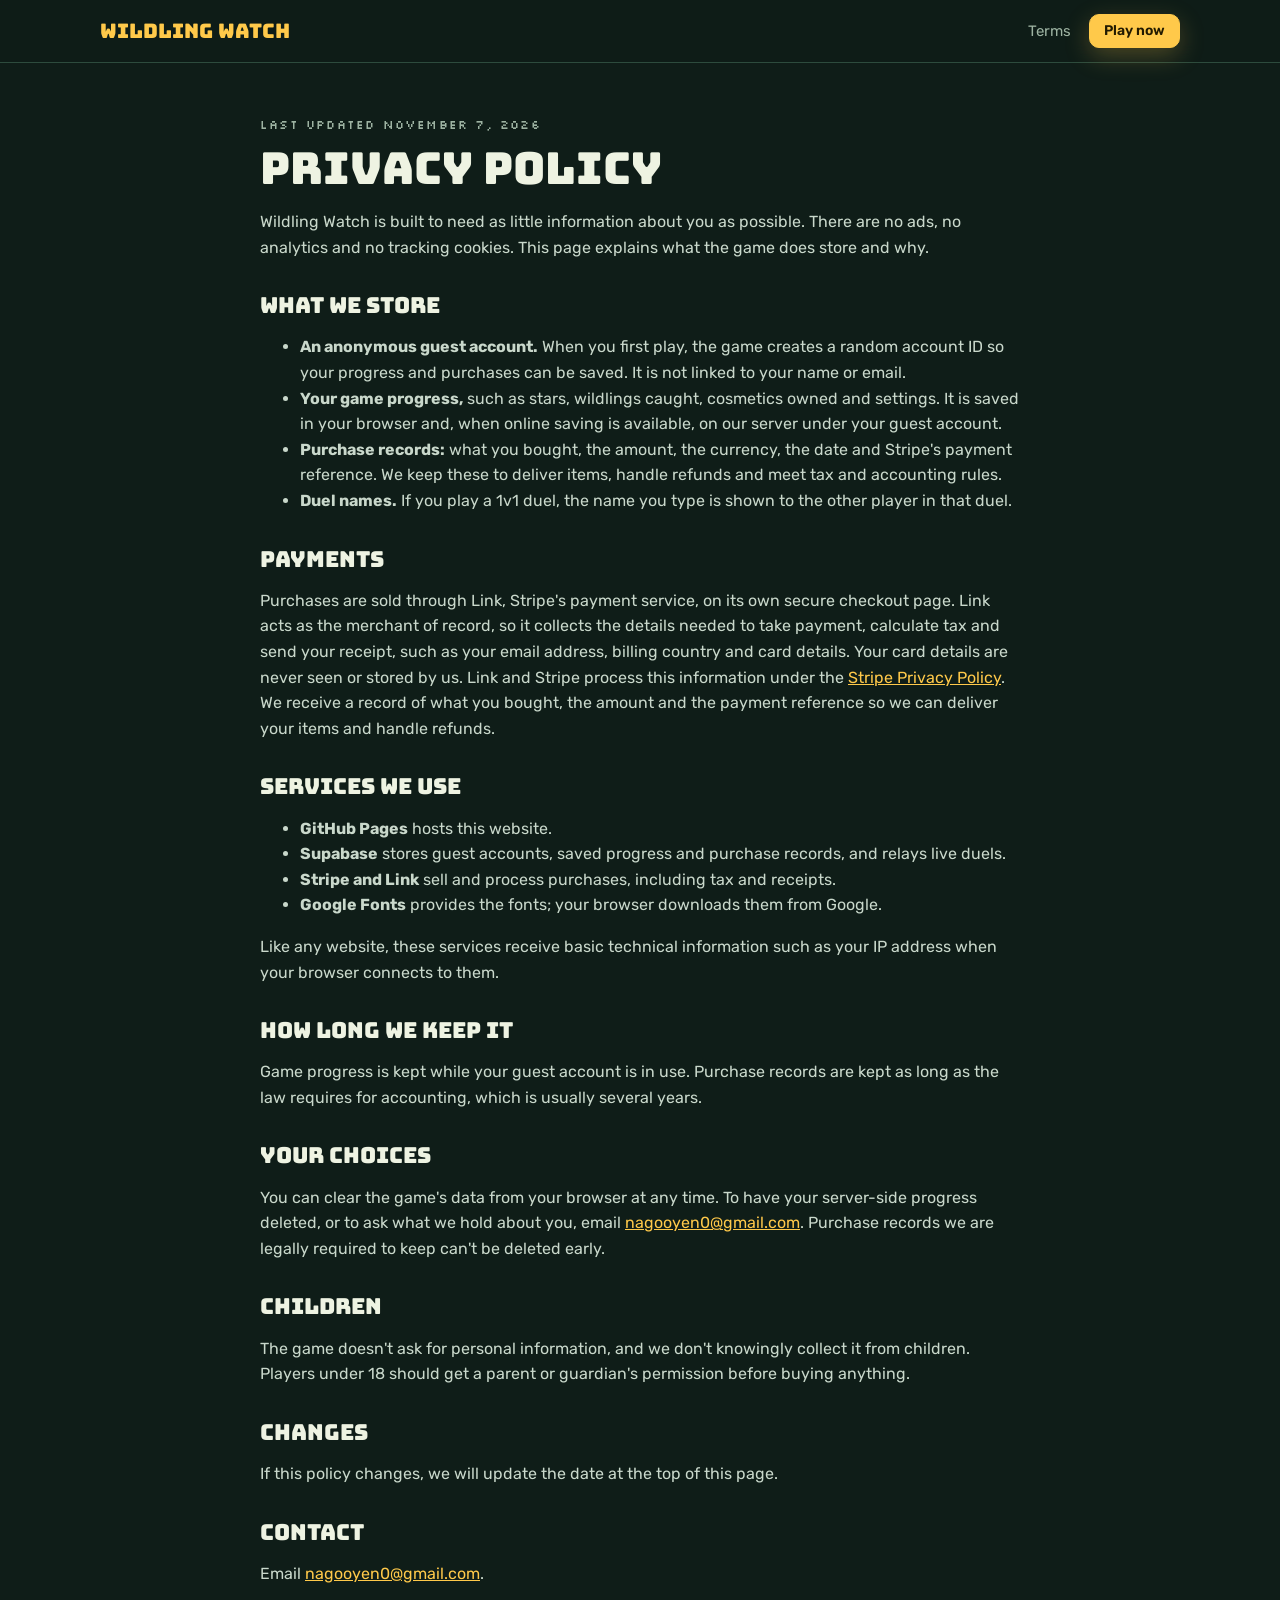
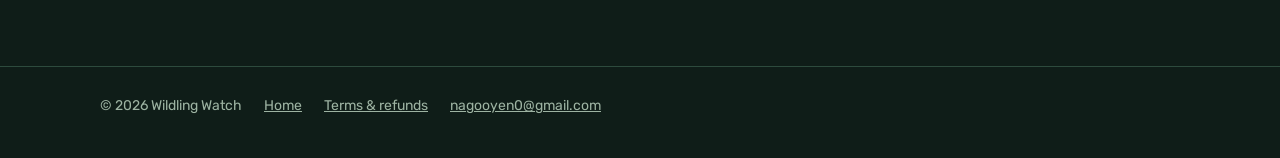
<file: privacy.html>
<!doctype html>
<html lang="en">
<head>
<meta charset="utf-8">
<meta name="viewport" content="width=device-width,initial-scale=1">
<title>Privacy · Wildling Watch</title>
<meta name="description" content="Privacy policy for Wildling Watch.">
<link rel="preconnect" href="https://fonts.googleapis.com">
<link rel="preconnect" href="https://fonts.gstatic.com" crossorigin>
<link rel="stylesheet" href="https://fonts.googleapis.com/css2?family=Bungee&family=Rubik:wght@400;500;700&family=Silkscreen&display=swap">
<link rel="stylesheet" href="site.css">
</head>
<body>
<header class="nav"><div class="wrap"><a class="logo" href="./">Wildling Watch</a><nav><a class="hide-sm" href="terms.html">Terms</a><a class="btn primary sm" href="play/">Play now</a></nav></div></header>
<main class="wrap legal">
  <p class="updated">Last updated November 7, 2026</p>
  <h1>Privacy policy</h1>
  <p>Wildling Watch is built to need as little information about you as possible. There are no ads, no analytics and no tracking cookies. This page explains what the game does store and why.</p>

  <h2>What we store</h2>
  <ul>
    <li><b>An anonymous guest account.</b> When you first play, the game creates a random account ID so your progress and purchases can be saved. It is not linked to your name or email.</li>
    <li><b>Your game progress,</b> such as stars, wildlings caught, cosmetics owned and settings. It is saved in your browser and, when online saving is available, on our server under your guest account.</li>
    <li><b>Purchase records:</b> what you bought, the amount, the currency, the date and Stripe's payment reference. We keep these to deliver items, handle refunds and meet tax and accounting rules.</li>
    <li><b>Duel names.</b> If you play a 1v1 duel, the name you type is shown to the other player in that duel.</li>
  </ul>

  <h2>Payments</h2>
  <p>Purchases are sold through Link, Stripe's payment service, on its own secure checkout page. Link acts as the merchant of record, so it collects the details needed to take payment, calculate tax and send your receipt, such as your email address, billing country and card details. Your card details are never seen or stored by us. Link and Stripe process this information under the <a href="https://stripe.com/privacy" target="_blank" rel="noopener">Stripe Privacy Policy</a>. We receive a record of what you bought, the amount and the payment reference so we can deliver your items and handle refunds.</p>

  <h2>Services we use</h2>
  <ul>
    <li><b>GitHub Pages</b> hosts this website.</li>
    <li><b>Supabase</b> stores guest accounts, saved progress and purchase records, and relays live duels.</li>
    <li><b>Stripe and Link</b> sell and process purchases, including tax and receipts.</li>
    <li><b>Google Fonts</b> provides the fonts; your browser downloads them from Google.</li>
  </ul>
  <p>Like any website, these services receive basic technical information such as your IP address when your browser connects to them.</p>

  <h2>How long we keep it</h2>
  <p>Game progress is kept while your guest account is in use. Purchase records are kept as long as the law requires for accounting, which is usually several years.</p>

  <h2>Your choices</h2>
  <p>You can clear the game's data from your browser at any time. To have your server-side progress deleted, or to ask what we hold about you, email <a href="mailto:nagooyen0@gmail.com">nagooyen0@gmail.com</a>. Purchase records we are legally required to keep can't be deleted early.</p>

  <h2>Children</h2>
  <p>The game doesn't ask for personal information, and we don't knowingly collect it from children. Players under 18 should get a parent or guardian's permission before buying anything.</p>

  <h2>Changes</h2>
  <p>If this policy changes, we will update the date at the top of this page.</p>

  <h2>Contact</h2>
  <p>Email <a href="mailto:nagooyen0@gmail.com">nagooyen0@gmail.com</a>.</p>
</main>
<footer><div class="wrap"><span>© 2026 Wildling Watch</span><a href="./">Home</a><a href="terms.html">Terms &amp; refunds</a><a href="mailto:nagooyen0@gmail.com">nagooyen0@gmail.com</a></div></footer>
</body>
</html>
</file>
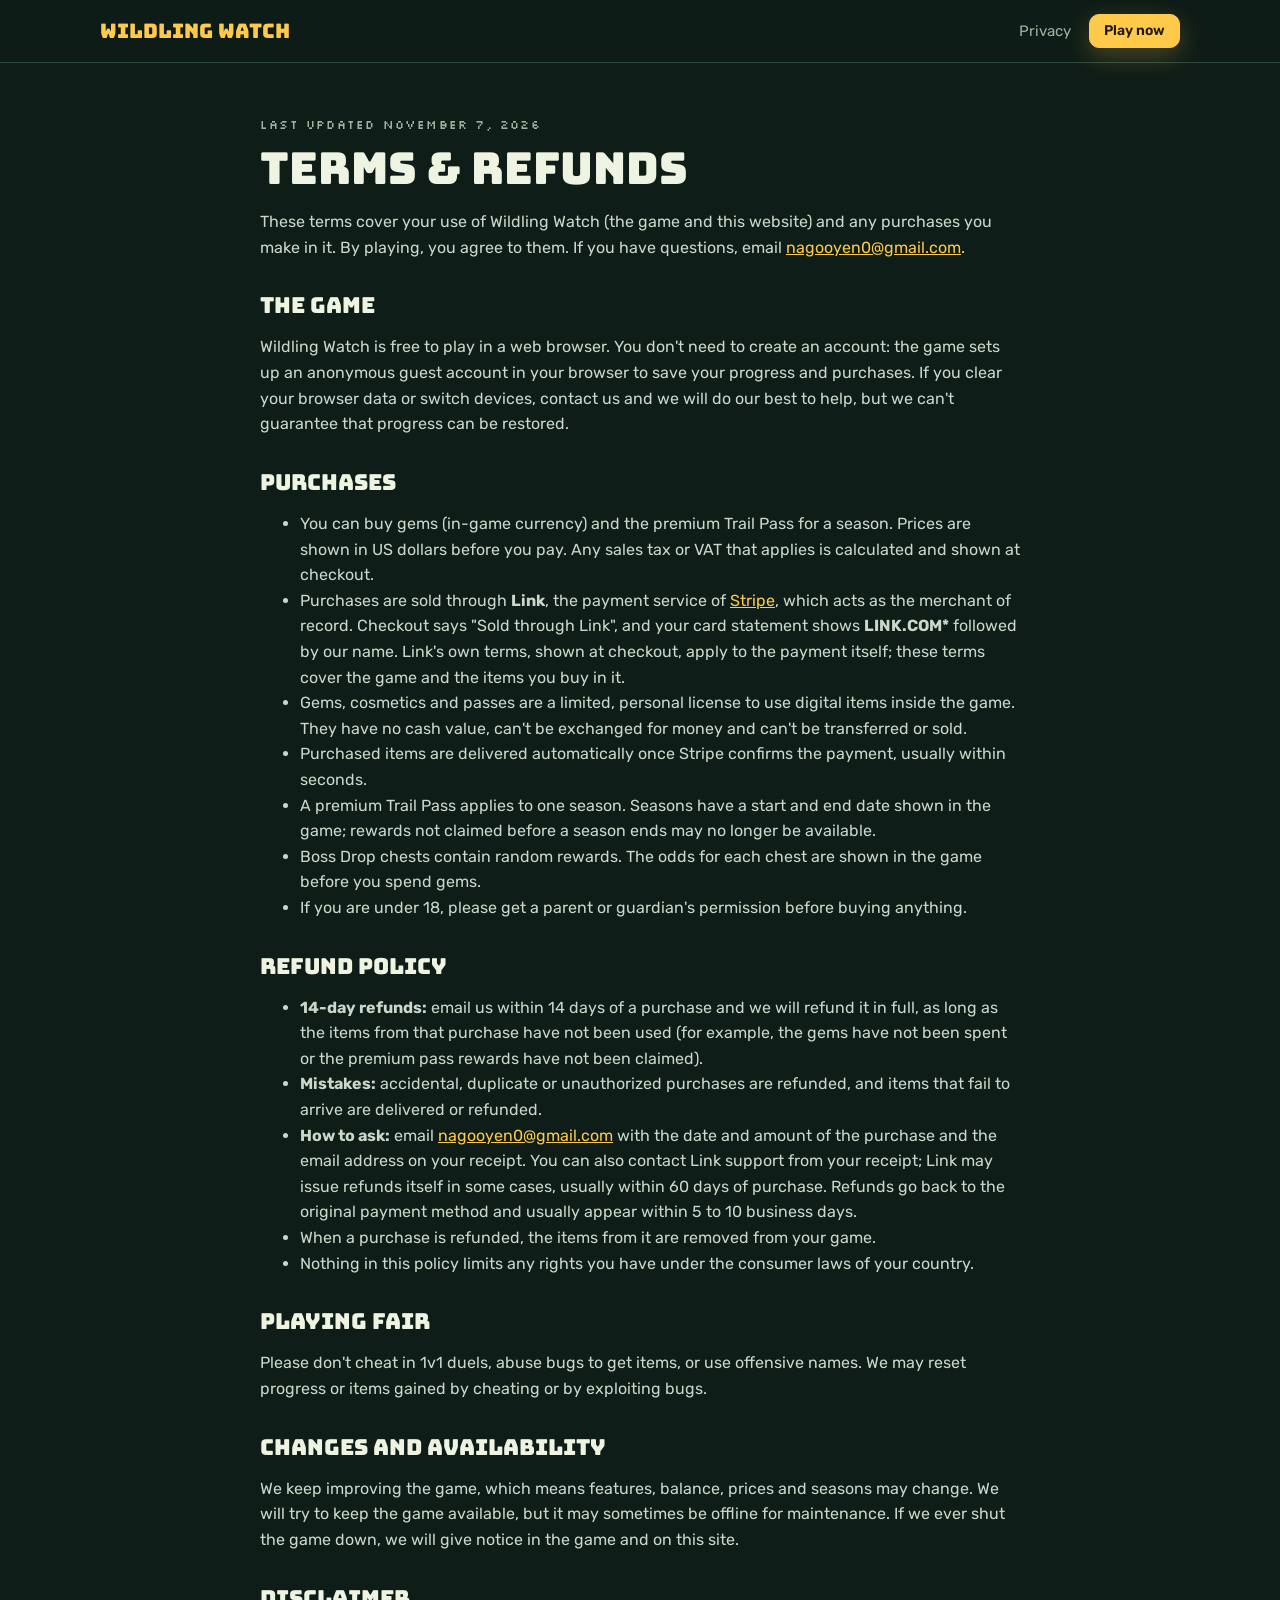
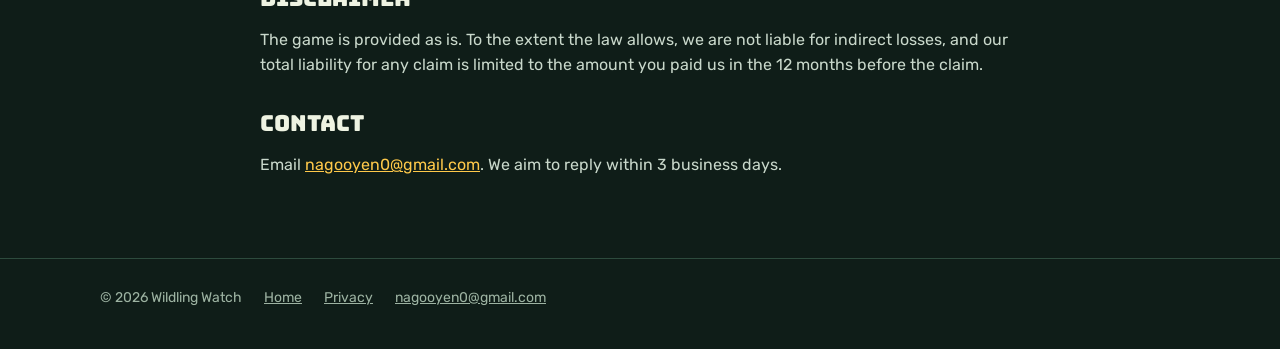
<file: terms.html>
<!doctype html>
<html lang="en">
<head>
<meta charset="utf-8">
<meta name="viewport" content="width=device-width,initial-scale=1">
<title>Terms &amp; Refunds · Wildling Watch</title>
<meta name="description" content="Terms of use and refund policy for Wildling Watch.">
<link rel="preconnect" href="https://fonts.googleapis.com">
<link rel="preconnect" href="https://fonts.gstatic.com" crossorigin>
<link rel="stylesheet" href="https://fonts.googleapis.com/css2?family=Bungee&family=Rubik:wght@400;500;700&family=Silkscreen&display=swap">
<link rel="stylesheet" href="site.css">
</head>
<body>
<header class="nav"><div class="wrap"><a class="logo" href="./">Wildling Watch</a><nav><a class="hide-sm" href="privacy.html">Privacy</a><a class="btn primary sm" href="play/">Play now</a></nav></div></header>
<main class="wrap legal">
  <p class="updated">Last updated November 7, 2026</p>
  <h1>Terms &amp; Refunds</h1>
  <p>These terms cover your use of Wildling Watch (the game and this website) and any purchases you make in it. By playing, you agree to them. If you have questions, email <a href="mailto:nagooyen0@gmail.com">nagooyen0@gmail.com</a>.</p>

  <h2>The game</h2>
  <p>Wildling Watch is free to play in a web browser. You don't need to create an account: the game sets up an anonymous guest account in your browser to save your progress and purchases. If you clear your browser data or switch devices, contact us and we will do our best to help, but we can't guarantee that progress can be restored.</p>

  <h2>Purchases</h2>
  <ul>
    <li>You can buy gems (in-game currency) and the premium Trail Pass for a season. Prices are shown in US dollars before you pay. Any sales tax or VAT that applies is calculated and shown at checkout.</li>
    <li>Purchases are sold through <b>Link</b>, the payment service of <a href="https://stripe.com" target="_blank" rel="noopener">Stripe</a>, which acts as the merchant of record. Checkout says "Sold through Link", and your card statement shows <b>LINK.COM*</b> followed by our name. Link's own terms, shown at checkout, apply to the payment itself; these terms cover the game and the items you buy in it.</li>
    <li>Gems, cosmetics and passes are a limited, personal license to use digital items inside the game. They have no cash value, can't be exchanged for money and can't be transferred or sold.</li>
    <li>Purchased items are delivered automatically once Stripe confirms the payment, usually within seconds.</li>
    <li>A premium Trail Pass applies to one season. Seasons have a start and end date shown in the game; rewards not claimed before a season ends may no longer be available.</li>
    <li>Boss Drop chests contain random rewards. The odds for each chest are shown in the game before you spend gems.</li>
    <li>If you are under 18, please get a parent or guardian's permission before buying anything.</li>
  </ul>

  <h2 id="refunds">Refund policy</h2>
  <ul>
    <li><b>14-day refunds:</b> email us within 14 days of a purchase and we will refund it in full, as long as the items from that purchase have not been used (for example, the gems have not been spent or the premium pass rewards have not been claimed).</li>
    <li><b>Mistakes:</b> accidental, duplicate or unauthorized purchases are refunded, and items that fail to arrive are delivered or refunded.</li>
    <li><b>How to ask:</b> email <a href="mailto:nagooyen0@gmail.com">nagooyen0@gmail.com</a> with the date and amount of the purchase and the email address on your receipt. You can also contact Link support from your receipt; Link may issue refunds itself in some cases, usually within 60 days of purchase. Refunds go back to the original payment method and usually appear within 5 to 10 business days.</li>
    <li>When a purchase is refunded, the items from it are removed from your game.</li>
    <li>Nothing in this policy limits any rights you have under the consumer laws of your country.</li>
  </ul>

  <h2>Playing fair</h2>
  <p>Please don't cheat in 1v1 duels, abuse bugs to get items, or use offensive names. We may reset progress or items gained by cheating or by exploiting bugs.</p>

  <h2>Changes and availability</h2>
  <p>We keep improving the game, which means features, balance, prices and seasons may change. We will try to keep the game available, but it may sometimes be offline for maintenance. If we ever shut the game down, we will give notice in the game and on this site.</p>

  <h2>Disclaimer</h2>
  <p>The game is provided as is. To the extent the law allows, we are not liable for indirect losses, and our total liability for any claim is limited to the amount you paid us in the 12 months before the claim.</p>

  <h2>Contact</h2>
  <p>Email <a href="mailto:nagooyen0@gmail.com">nagooyen0@gmail.com</a>. We aim to reply within 3 business days.</p>
</main>
<footer><div class="wrap"><span>© 2026 Wildling Watch</span><a href="./">Home</a><a href="privacy.html">Privacy</a><a href="mailto:nagooyen0@gmail.com">nagooyen0@gmail.com</a></div></footer>
</body>
</html>
</file>
<file: site.css>
:root{
  --bg:#0f1d18; --panel:#16291f; --panel2:#1f382c; --line:#2d4b3d;
  --ink:#eef3e2; --muted:#9db3a2; --sun:#ffc94a; --berry:#ff6680; --sky:#7fe0ff; --grass:#7be08a;
  --f-display:"Bungee","Arial Black",system-ui,sans-serif;
  --f-body:"Rubik",system-ui,-apple-system,sans-serif;
  --f-data:"Silkscreen",ui-monospace,monospace;
  color-scheme:dark;
}
*{box-sizing:border-box}
html{scroll-behavior:smooth}
@media (prefers-reduced-motion: reduce){html{scroll-behavior:auto}}
body{margin:0;background:var(--bg);color:var(--ink);font:16px/1.6 var(--f-body);-webkit-font-smoothing:antialiased}
a{color:var(--sun)}
img{max-width:100%;display:block}
.wrap{max-width:1120px;margin:0 auto;padding:0 20px}
@media (max-width:600px){.wrap{padding:0 16px}}

/* nav */
.nav{position:sticky;top:0;z-index:10;background:rgba(15,29,24,.86);backdrop-filter:blur(10px);border-bottom:1px solid var(--line)}
.nav .wrap{display:flex;align-items:center;gap:16px;min-height:62px}
.logo{font-family:var(--f-display);font-size:20px;color:var(--sun);text-decoration:none;white-space:nowrap}
.nav nav{display:flex;gap:18px;margin-left:auto;align-items:center}
.nav nav a{color:var(--muted);text-decoration:none;font-size:15px}
.nav nav a:hover{color:var(--ink)}
@media (max-width:720px){.nav nav a.hide-sm{display:none}}

/* buttons */
.btn{display:inline-flex;align-items:center;justify-content:center;gap:8px;font:600 15px/1 var(--f-body);text-decoration:none;color:var(--ink);background:var(--panel2);border:1px solid var(--line);border-radius:10px;padding:12px 18px;transition:transform .12s ease,box-shadow .12s ease}
.btn:hover{transform:translateY(-1px)}
.btn.primary{background:var(--sun);border-color:var(--sun);color:#221a00;box-shadow:0 8px 24px rgba(255,201,74,.25)}
.btn.big{font-size:17px;padding:15px 24px}
.btn.sm{padding:9px 14px;font-size:14px}
@media (prefers-reduced-motion: reduce){.btn{transition:none}.btn:hover{transform:none}}

/* hero */
.hero{padding:56px 0 40px}
.hero .wrap{display:grid;grid-template-columns:minmax(0,1fr) minmax(0,1.15fr);gap:40px;align-items:center}
@media (max-width:900px){.hero .wrap{grid-template-columns:minmax(0,1fr)}.hero{padding-top:32px}}
.eyebrow{font-family:var(--f-data);font-size:12px;letter-spacing:.16em;text-transform:uppercase;color:var(--muted);margin:0 0 12px}
h1{font-family:var(--f-display);font-weight:400;font-size:clamp(36px,6vw,64px);line-height:1.02;margin:0 0 18px;text-wrap:balance}
h1 em{font-style:normal;color:var(--sun)}
.lede{font-size:18px;color:#c9d8cb;max-width:52ch;margin:0 0 24px}
.cta{display:flex;flex-wrap:wrap;gap:12px;margin-bottom:16px}
.fine{font-size:14px;color:var(--muted);margin:0}
.shot{border-radius:16px;overflow:hidden;border:1px solid var(--line);box-shadow:0 30px 70px rgba(0,0,0,.45),0 0 0 6px rgba(255,201,74,.06)}

/* sections */
section{padding:56px 0}
section.alt{background:linear-gradient(180deg,var(--panel) 0%,var(--bg) 100%);border-top:1px solid var(--line)}
h2{font-family:var(--f-display);font-weight:400;font-size:clamp(26px,3.6vw,36px);line-height:1.1;margin:0 0 10px}
.sub{color:var(--muted);margin:0 0 28px;max-width:62ch}
.grid{display:grid;grid-template-columns:repeat(auto-fit,minmax(300px,1fr));gap:16px}
.feat{background:var(--panel);border:1px solid var(--line);border-radius:14px;padding:20px;min-width:0}
.feat .ico{width:40px;height:40px;border-radius:10px;display:grid;place-items:center;font-size:22px;margin-bottom:12px;background:rgba(255,201,74,.12)}
.feat h3{margin:0 0 6px;font-size:18px}
.feat p{margin:0;color:var(--muted);font-size:15px}
.gallery{display:grid;grid-template-columns:repeat(auto-fit,minmax(300px,1fr));gap:18px}
figure{margin:0;background:var(--panel);border:1px solid var(--line);border-radius:14px;overflow:hidden}
figure img{width:100%;height:auto}
figcaption{padding:12px 16px;font-size:14px;color:var(--muted)}
figcaption b{color:var(--ink)}

/* pricing */
.prices{display:grid;grid-template-columns:repeat(auto-fit,minmax(170px,1fr));gap:12px;margin:0 0 18px}
.price{background:var(--panel);border:1px solid var(--line);border-radius:12px;padding:16px;text-align:center}
.price .n{font-family:var(--f-display);font-size:24px;color:#d8f7ff}
.price .l{font-size:13px;color:var(--muted);margin:2px 0 10px}
.price .p{font-weight:700;font-size:18px}
.price.pass{border-color:rgba(255,201,74,.6);background:linear-gradient(170deg,#3a3320,var(--panel))}
.price.pass .n{color:var(--sun);font-size:18px;line-height:1.2;padding:3px 0}
.notes{display:grid;gap:10px;padding:0;margin:0;list-style:none}
.notes li{background:var(--panel);border-left:3px solid var(--sun);border-radius:6px;padding:10px 14px;font-size:15px;color:#c9d8cb}

/* support + footer */
.support{display:grid;grid-template-columns:repeat(auto-fit,minmax(260px,1fr));gap:16px}
.card{background:var(--panel);border:1px solid var(--line);border-radius:14px;padding:20px}
.card h3{margin:0 0 6px}
.card p{margin:0 0 10px;color:#c9d8cb}
footer{border-top:1px solid var(--line);padding:28px 0 40px;color:var(--muted);font-size:14px}
footer .wrap{display:flex;flex-wrap:wrap;gap:10px 22px;align-items:center}
footer a{color:var(--muted)}
footer .sp{margin-left:auto}

/* legal pages */
.legal{max-width:760px;padding:40px 0 64px}
.legal h1{font-size:clamp(30px,5vw,44px)}
.legal h2{font-size:22px;margin:34px 0 8px}
.legal p,.legal li{color:#c9d8cb}
.legal .updated{font-family:var(--f-data);font-size:12px;letter-spacing:.1em;color:var(--muted);text-transform:uppercase}
</file>
